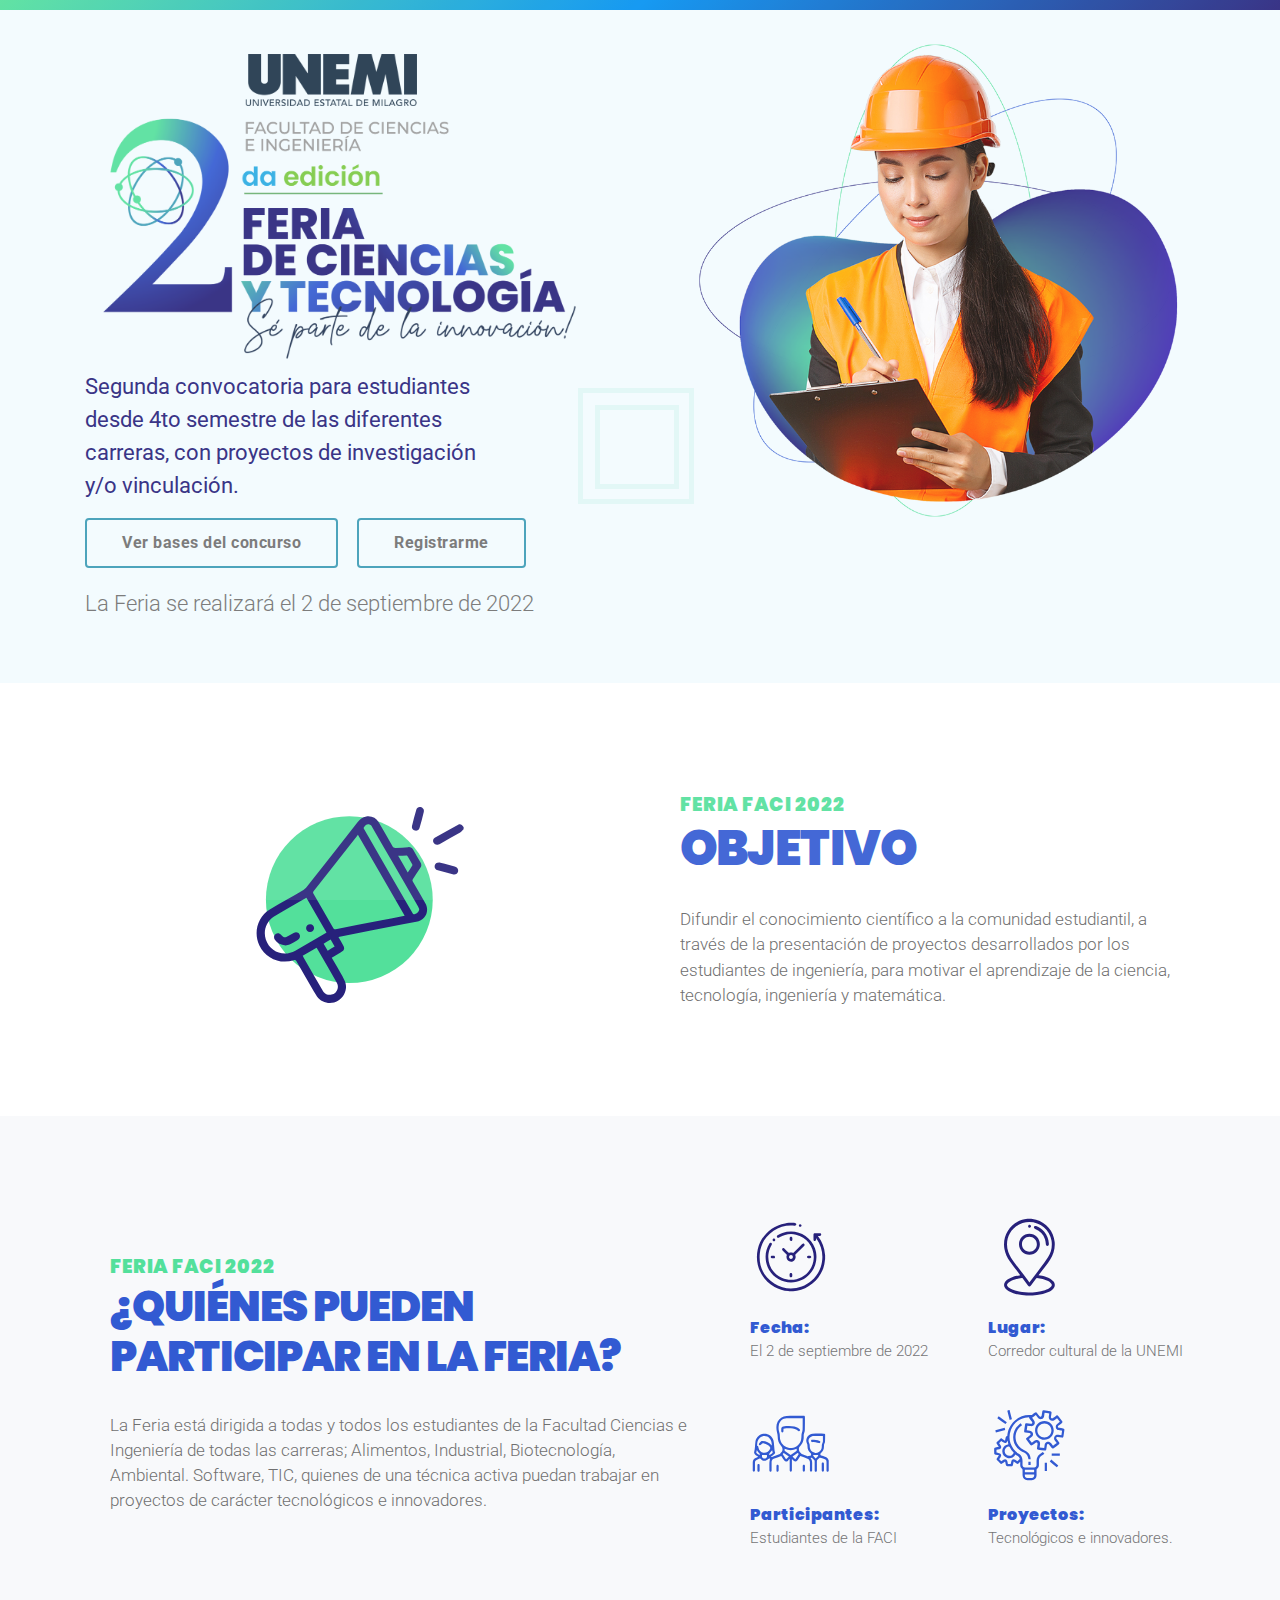
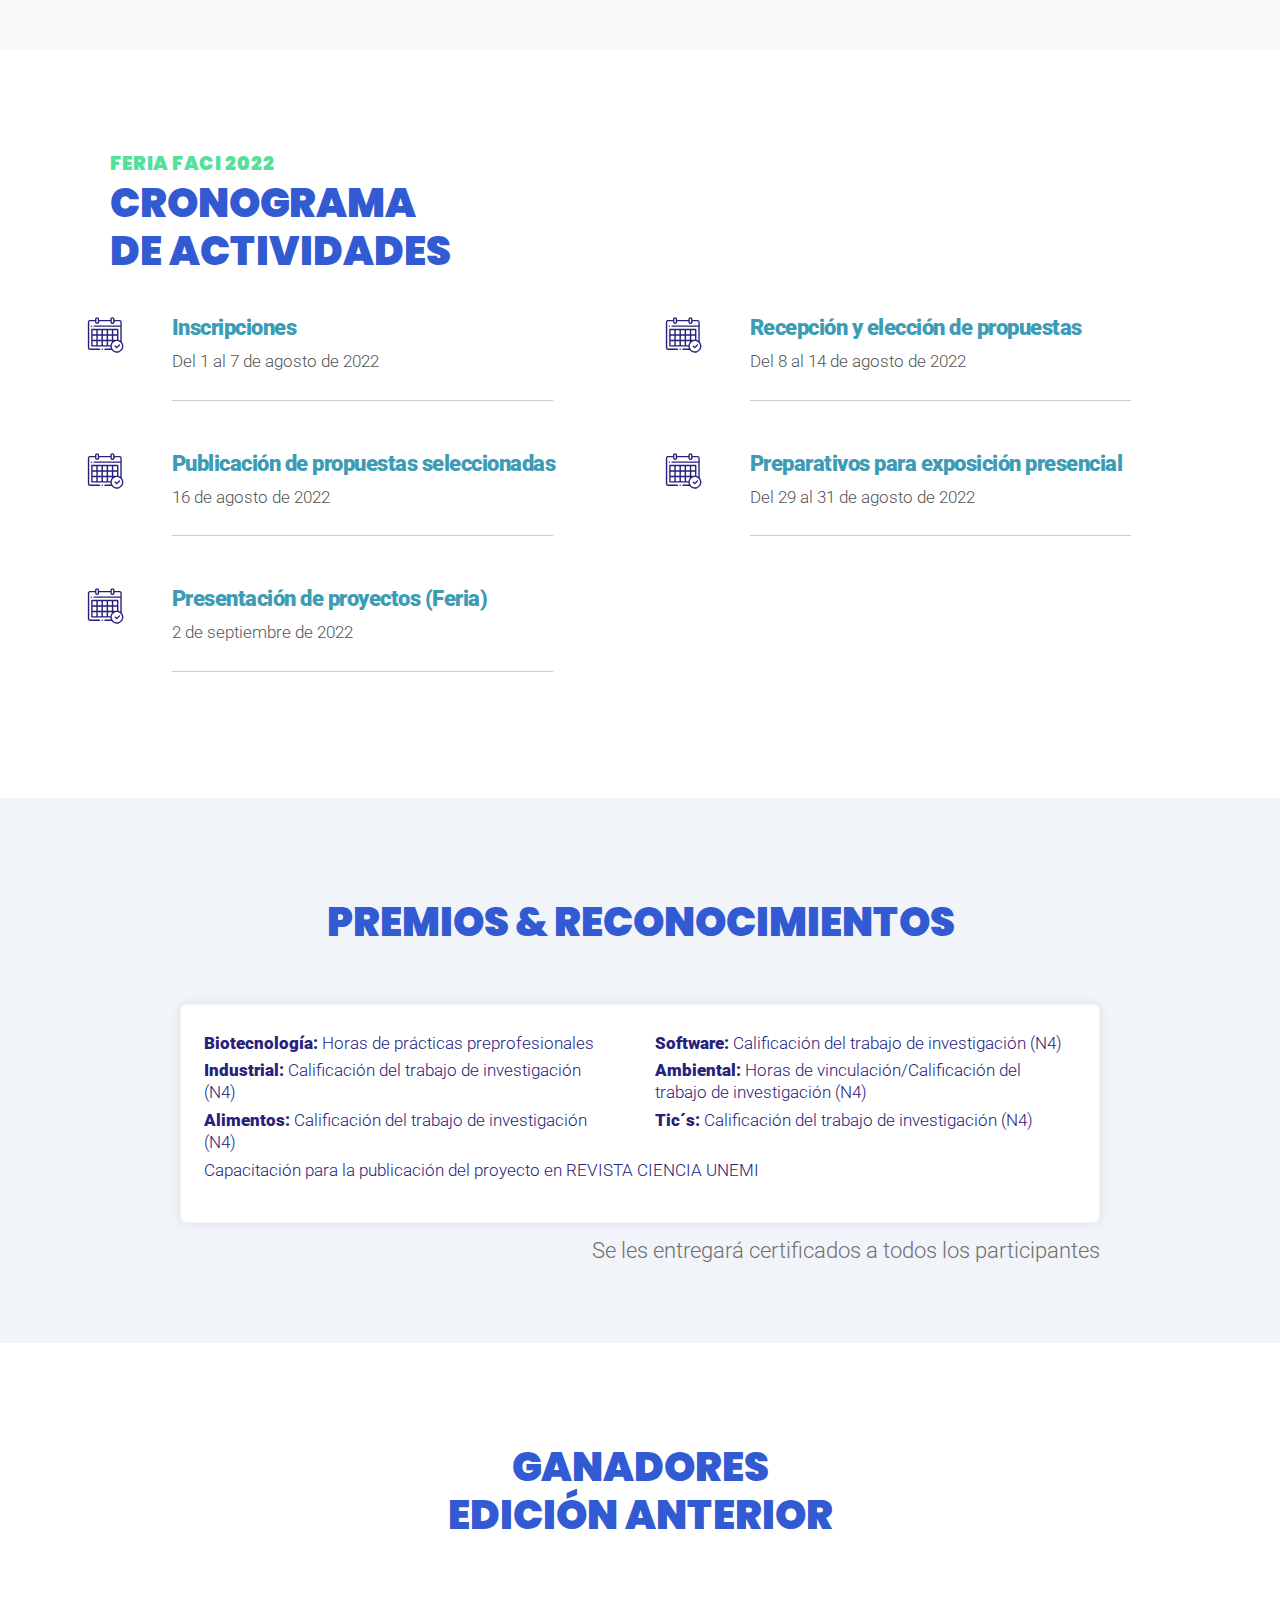
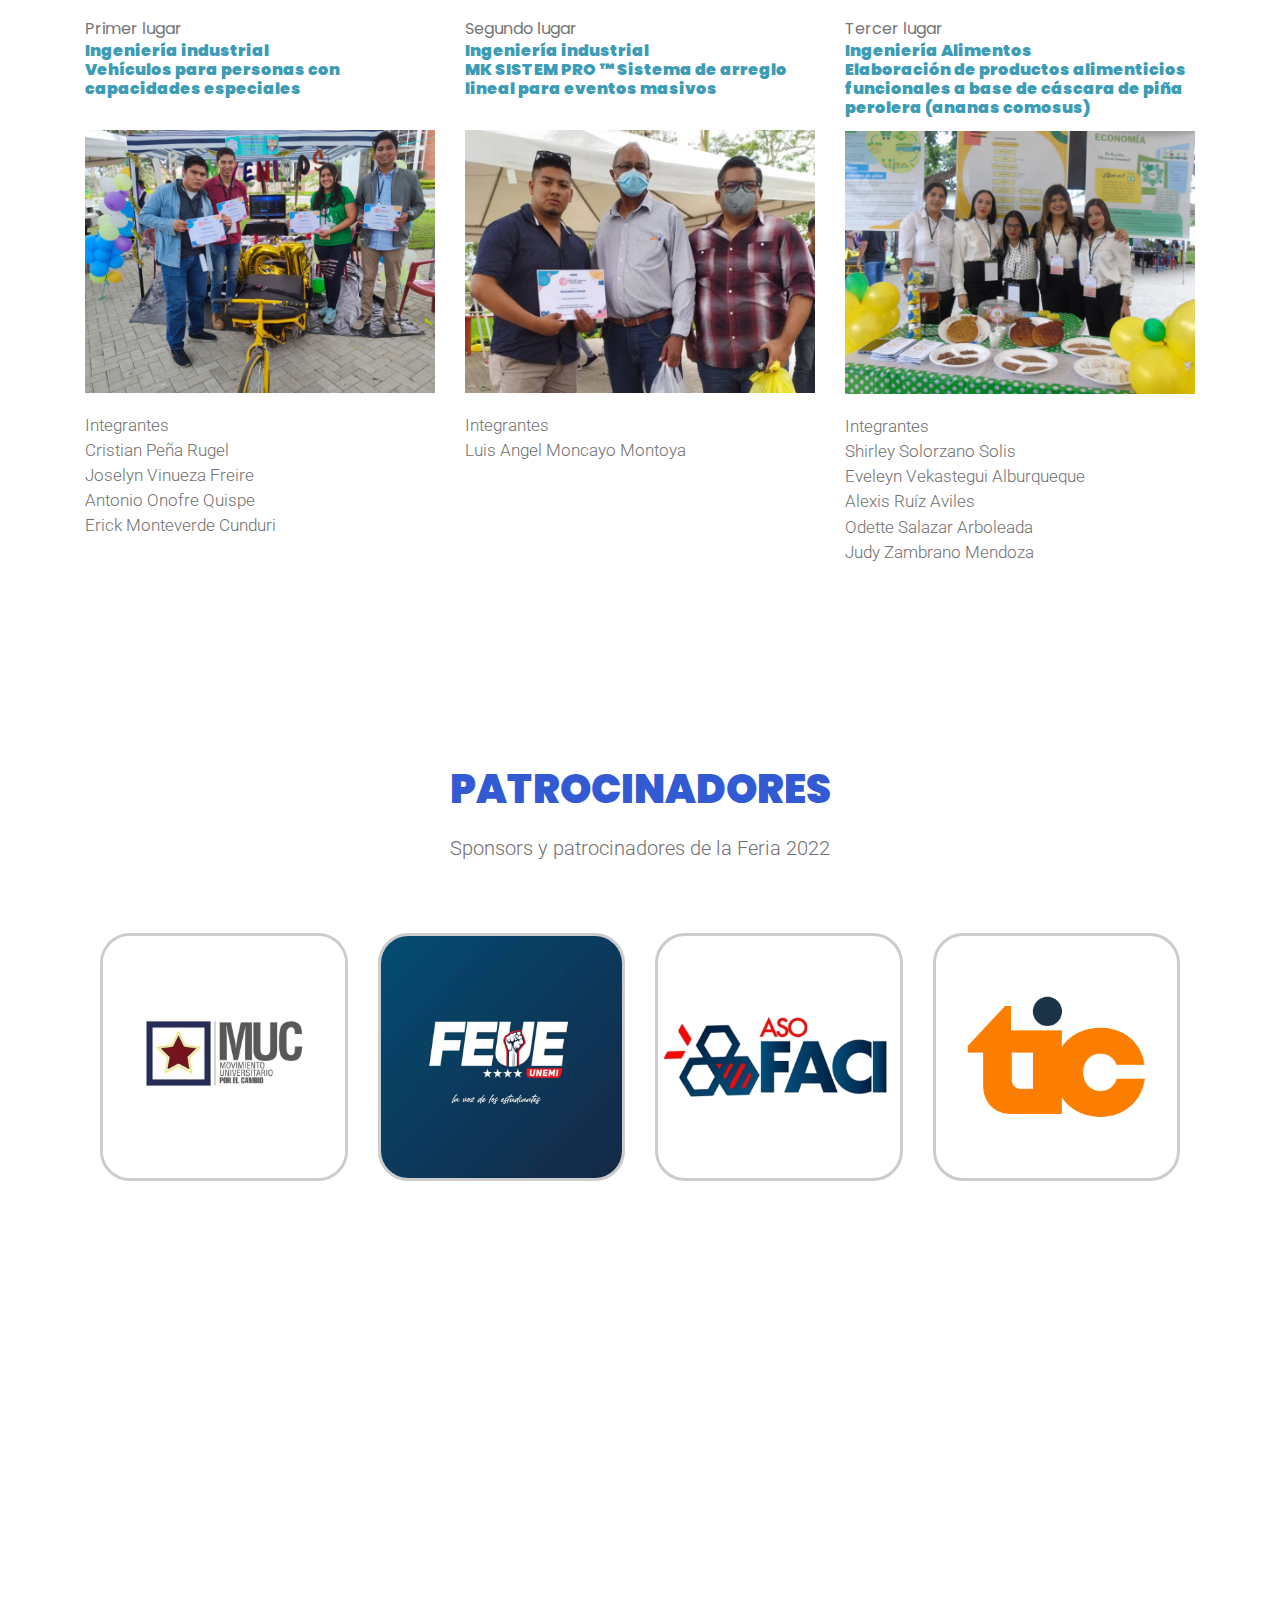
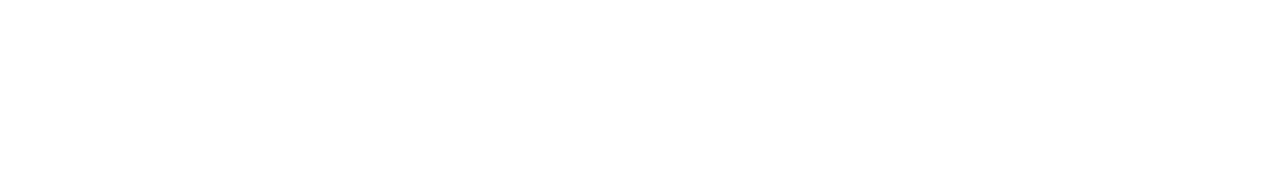
<file: index.html>
<!DOCTYPE html>
<html lang="es">

<head>

    <meta charset="utf-8">
    <meta http-equiv="X-UA-Compatible" content="IE=edge"/>
    <meta name="author" content="Unemi2022"/>
    <meta name="description" content="Feria FACI 2022"/>
    <meta name="keywords" content="FACI, INGENIERIA, UNEMI, FERIA TECNOLOGICA, ECUADOR, FACI 2022">
    <meta name="viewport" content="width=device-width, initial-scale=1.0"/>
    <title>Feria de ciencias y tecnología | UNEMI</title>
    <link rel="shortcut icon" href="logos/icon.ico" type="image/x-icon">
    <link rel="icon" href="logos/icon.ico" type="image/x-icon">
    <link rel="apple-touch-icon" sizes="152x152" href="logos/icon.ico">
    <link rel="apple-touch-icon" sizes="120x120" href="logos/icon.ico">
    <link rel="apple-touch-icon" sizes="76x76" href="logos/icon.ico">
    <link rel="apple-touch-icon" href="logos/icon.ico">
    <link href="https://fonts.googleapis.com/css?family=Oxygen:400,700&display=swap" rel="stylesheet">
    <link href="https://fonts.googleapis.com/css?family=Noto+Sans+TC:300,400,500,700,900" rel="stylesheet">
    <link href="https://fonts.googleapis.com/css?family=Roboto+Condensed:300,400,700&display=swap" rel="stylesheet">
    <link href="css/bootstrap.min.css" rel="stylesheet">
    <link href="https://use.fontawesome.com/releases/v5.7.2/css/all.css" integrity="sha384-fnmOCqbTlWIlj8LyTjo7mOUStjsKC4pOpQbqyi7RrhN7udi9RwhKkMHpvLbHG9Sr" rel="stylesheet" crossorigin="anonymous">
    <link href="css/flaticon.css" rel="stylesheet">
    <link href="css/menu.css" rel="stylesheet">
    <link id="effect" href="css/dropdown-effects/fade-down.css" media="all" rel="stylesheet">
    <link href="css/slick.css" rel="stylesheet">
    <link href="css/slick-theme.css" rel="stylesheet">
    <link href="css/magnific-popup.css" rel="stylesheet">
    <link href="css/owl.carousel.min.css" rel="stylesheet">
    <link href="css/owl.theme.default.min.css" rel="stylesheet">
    <link href="css/orange.css?1.3" rel="stylesheet">
    <link href="css/responsive.css?1.2" rel="stylesheet">
    <link href='http://fonts.googleapis.com/css?family=Roboto' rel='stylesheet' type='text/css'>
    <link href='https://fonts.googleapis.com/css?family=Poppins' rel='stylesheet'>
    <style>
        body {
            font-family: 'Roboto', sans-serif !important;
            /*font-size: 48px;*/
        }

        .bordedegradado2 {
            width: 100%;
            height: 10px;
            margin-bottom: 27px;
            background-color: #002D4B;
            background-image: -webkit-linear-gradient(135deg, #27217b, #0090F1, #53e09b) !important;
            background-image: linear-gradient(-45deg, #0090F1, #004F83)
        }

        .imglanding {
            width: 642px;
            margin-left: -108px;
        }

        .imgferia {
            width: 504px;
        }

        @media (max-width: 767px) and (max-width: 992px) and (max-width: 1200px) {
            .imglanding {
                width: 494px;
                margin-left: -119px;
            }

            .imgferia {
                width: 376px;
            }
        }

    </style>
</head>

<body>

<div id="loader-wrapper">
    <div id="loader">
        <div class="cssload-loader">
            <div class="cssload-spinner"></div>
        </div>
    </div>
</div>

<div id="page" class="page">

    <section id="hero-2" class="bg-scroll hero-section division" style="background-color: #f2fbfe;padding-bottom: 47px;">
        <div class="bordedegradado2"></div>
        <div class="container white-color">

            <div class="row">
                <div class="col-lg-6">
                    <div class="hero-2-txt">
                        <img src="img/visual_feria_21.png" class="imgferia">
                        <p style="color: #27217b;font-size: 22px;">
                            <b>Segunda convocatoria para estudiantes<br>
                                desde 4to semestre de las diferentes<br>
                                carreras, con proyectos de investigación<br>
                                y/o vinculación.</b>
                        </p>
                        <a style="margin-bottom: 6px;" href="files/bases_feria_2022.pdf" target="_blank" class="btn btn-md btn-primary tra-black-hover mr-15">Ver bases del concurso</a>
                        <a style="margin-bottom: 6px;" href="https://sgaestudiante.unemi.edu.ec/" target="_blank" class="btn btn-md btn-primary tra-black-hover mr-15">Registrarme</a>

                        <p style="color: #707070;font-size: 22px;margin-top: 13px;">
                            La Feria se realizará el 2 de septiembre de 2022
                        </p>
                    </div>
                </div>
                <div class="col-lg-6">
                    <div class="hero-2-txt">
                        <img src="img/v1.png" class="imglanding" id="img_landing">
                    </div>
                </div>
            </div>
        </div>
    </section>

    <section id="about-2" class="wide-60 about-section division">
        <div class="container">
            <div class="row d-flex align-items-center">
                <div class="col-md-6">
                    <div class="about-img text-center mb-40">
                        <img class="img-fluid" src="img/bocina_landing.svg" alt="about-image" style="width: 233px;"/>
                    </div>
                </div>
                <div class="col-md-6">
                    <div class="about-2-txt pc-25 mb-40">
                        <span class="section-id noto-font-700 id-color">FERIA FACI 2022</span>
                        <h3 class="h3-xl noto-font-900 purple-color">OBJETIVO</h3>
                        <div class="box-list">
                            <p>Difundir el conocimiento científico a la comunidad estudiantil,
                                a través de la presentación de proyectos desarrollados por los estudiantes de ingeniería,
                                para motivar el aprendizaje de la ciencia, tecnología, ingeniería y matemática.</p>
                        </div>
                    </div>
                </div>
            </div>
        </div>
    </section>

    <section id="about-4" class="bg-02-decor bg-lightgrey wide-60 about-section division">
        <div class="container">
            <div class="row d-flex align-items-center">
                <div class="col-lg-6 col-xl-7">
                    <div class="about-4-txt pc-25 mb-40">
                        <span class="section-id noto-font-700 id-color">FERIA FACI 2022</span>
                        <h3 class="h3-md noto-font-900 purple-color">¿QUIÉNES PUEDEN PARTICIPAR EN LA FERIA?</h3>
                        <div class="box-list">
                            <p>La Feria está dirigida a todas y todos los estudiantes de la Facultad Ciencias e Ingeniería de todas las carreras;
                                Alimentos, Industrial, Biotecnología, Ambiental. Software, TIC,
                                quienes de una técnica activa puedan trabajar en proyectos de carácter tecnológicos e innovadores.</p>
                        </div>
                    </div>
                </div>
                <div class="col-lg-6 col-xl-5">
                    <div class="about-4-data">
                        <div class="row">
                            <div class="col-sm-6">
                                <div class="abox-4 icon-md mb-40">
                                    <div class="icon-about"><img src="img/reloj.svg" alt=""></div>
                                    <h5 class="h5-xs noto-font-900 purple-color">Fecha:</h5>
                                    <span class="grey-color" style="font-size: 15px;">El 2 de septiembre de 2022</span>
                                </div>
                            </div>
                            <div class="col-sm-6">
                                <div class="abox-4 icon-md mb-40">
                                    <div class="icon-about"><img src="img/gps.svg" alt=""></div>
                                    <h5 class="h5-xs noto-font-900 purple-color">Lugar:</h5>
                                    <span class="grey-color" style="font-size: 15px;">Corredor cultural de la UNEMI</span>
                                </div>
                            </div>
                            <div class="col-sm-6">
                                <div class="abox-4 icon-md mb-40">
                                    <div class="icon-about"><img src="img/participantes.svg" alt=""></div>
                                    <h5 class="h5-xs noto-font-900 purple-color">Participantes:</h5>
                                    <span class="grey-color" style="font-size: 15px;">Estudiantes de la FACI</span>
                                </div>
                            </div>
                            <div class="col-sm-6">
                                <div class="abox-4 icon-md mb-40">
                                    <div class="icon-about"><img src="img/proyectos.svg" alt=""></div>
                                    <h5 class="h5-xs noto-font-900 purple-color">Proyectos:</h5>
                                    <span class="grey-color" style="font-size: 15px;">Tecnológicos e innovadores.</span>
                                </div>
                            </div>
                        </div>
                    </div>
                </div>
            </div>
        </div>
    </section>

    <section id="schedule-1" class="bg-01-decor wide-100 schedule-section division">
        <div class="container">
            <div class="row d-flex align-items-center">
                <div class="col-lg-12 col-xl-7">
                    <div class="about-4-txt pc-25 mb-40">
                        <span class="section-id noto-font-700 id-color">FERIA FACI 2022</span>
                        <h1 class="h3-md noto-font-900 purple-color">CRONOGRAMA<br>DE ACTIVIDADES</h1>
                    </div>
                </div>
            </div>

            <div class="row">

                <div class="col-lg-6">
                    <div class="schedule-left">
                        <div class="row schedule-event">
                            <div class="col-sm-3 event-time">
                                <div class="event-hours noto-font-900 icon-cronograma">
                                    <img src="img/calendario.svg" alt="">
                                </div>
                            </div>
                            <div class="col-sm-9 event-description">
                                <h5 class="h5-lg event-title"><b>Inscripciones</b></h5>
                                <p>Del 1 al 7 de agosto de 2022</p>
                                <hr>
                            </div>
                        </div>
                        <br>
                        <div class="row schedule-event">
                            <div class="col-sm-3 event-time">
                                <div class="event-hours noto-font-900 icon-cronograma">
                                    <img src="img/calendario.svg" alt="">
                                </div>
                            </div>
                            <div class="col-sm-9 event-description">
                                <h5 class="h5-lg event-title"><b>Publicación de propuestas seleccionadas</b></h5>
                                <p>16 de agosto de 2022</p>
                                <hr>
                            </div>
                        </div>
                        <br>
                        <div class="row schedule-event">
                            <div class="col-sm-3 event-time">
                                <div class="event-hours noto-font-900 icon-cronograma">
                                    <img src="img/calendario.svg" alt="">
                                </div>
                            </div>
                            <div class="col-sm-9 event-description">
                                <h5 class="h5-lg event-title"><b>Presentación de proyectos (Feria)</b></h5>
                                <p>2 de septiembre de 2022</p>
                                <hr>
                            </div>
                        </div>
                    </div>
                </div>

                <div class="col-lg-6">
                    <div class="schedule-right">
                        <div class="row schedule-event">
                            <div class="col-sm-3 event-time">
                                <div class="event-hours noto-font-900 icon-cronograma">
                                    <img src="img/calendario.svg" alt="">
                                </div>
                            </div>
                            <div class="col-sm-9 event-description">
                                <h5 class="h5-lg event-title"><b>Recepción y elección de propuestas</b></h5>
                                <p>Del 8 al 14 de agosto de 2022</p>
                                <hr>
                            </div>
                        </div>
                        <br>
                        <div class="row schedule-event">
                            <div class="col-sm-3 event-time">
                                <div class="event-hours noto-font-900 icon-cronograma">
                                    <img src="img/calendario.svg" alt="">
                                </div>
                            </div>
                            <div class="col-sm-9 event-description">
                                <h5 class="h5-lg event-title"><b>Preparativos para exposición presencial</b></h5>
                                <p>Del 29 al 31 de agosto de 2022</p>
                                <hr>
                            </div>
                        </div>
                        <br>
                    </div>
                </div>
            </div>
        </div>
    </section>

    <section id="pricing-2" class="wide-60 pricing-section division" style="background-color: #f1f4f9">
        <div class="container">
            <div class="row">
                <div class="col-lg-10 offset-lg-1 section-title white-color">
                    <h1 class="h3-lg noto-font-900" style="color: #325ad2;">PREMIOS & RECONOCIMIENTOS</h1>
                </div>
            </div>
            <div class="row pricing-row">
                <div class="col-lg-10 offset-lg-1">
                    <div class="pricing-table">
                        <div class="row">
                            <div class="col-md-6 pricing-plan" style="color: #27217b">
                                <p><b style="font-weight: 900;"><i class="fas fa-genderless"></i> Biotecnología:</b> Horas de prácticas preprofesionales</p>
                                <p><b style="font-weight: 900;"><i class="fas fa-genderless"></i> Industrial:</b> Calificación del trabajo de investigación (N4)</p>
                                <p><b style="font-weight: 900;"><i class="fas fa-genderless"></i> Alimentos:</b> Calificación del trabajo de investigación (N4)</p>
                            </div>
                            <div class="col-md-6 pricing-plan" style="color: #27217b">
                                <p><b style="font-weight: 900;"><i class="fas fa-genderless"></i> Software:</b> Calificación del trabajo de investigación (N4)</p>
                                <p><b style="font-weight: 900;"><i class="fas fa-genderless"></i> Ambiental:</b> Horas de vinculación/Calificación del trabajo de investigación (N4)</p>
                                <p><b style="font-weight: 900;"><i class="fas fa-genderless"></i> Tic´s:</b> Calificación del trabajo de investigación (N4)</p>
                            </div>
                            <div class="col-md-12 pricing-plan" style="color: #27217b">
                                <p><i class="fas fa-genderless"></i> Capacitación para la publicación del proyecto en REVISTA CIENCIA UNEMI</p>
                            </div>
                        </div>
                    </div>
                    <p style="color: #707070;font-size: 22px;margin-top: -19px;text-align: right">Se les entregará certificados a todos los participantes</p>
                </div>
            </div>
        </div>
    </section>

    <section id="blog-1" class="wide-60 blog-section division">
        <div class="container">

            <div class="row">
                <div class="col-lg-10 offset-lg-1 section-title">
                    <h1 class="h3-lg noto-font-900" style="color: #325ad2;">GANADORES<br>EDICIÓN ANTERIOR</h1>
                </div>
            </div>

            <div class="row">
                <div class="col-md-6 col-lg-4">
                    <div class="blog-post">
                        <div class="blog-post-txt">
                            <span class="noto-font-400 grey-color">Primer lugar</span>
                            <h5 class="h5-lg noto-font-900" style="color: #3c9cb6;">Ingeniería industrial <br>
                                Vehículos para personas con capacidades especiales</h5>
                        </div>
                        <img class="img-fluid" src="img/ganadores2021/primer_lugar.jpg" alt="blog-post-image"/>
                        <p style="color:#707070">
                            Integrantes <br>
                            <i class="fas fa-genderless"></i> Cristian Peña Rugel <br>
                            <i class="fas fa-genderless"></i> Joselyn Vinueza Freire <br>
                            <i class="fas fa-genderless"></i> Antonio Onofre Quispe <br>
                            <i class="fas fa-genderless"></i> Erick Monteverde Cunduri
                        </p>
                    </div>
                </div>
                <div class="col-md-6 col-lg-4">
                    <div class="blog-post">
                        <div class="blog-post-txt">
                            <span class="noto-font-400 grey-color">Segundo lugar</span>
                            <h5 class="h5-lg noto-font-900" style="color: #3c9cb6;">Ingeniería industrial <br>
                                MK SISTEM PRO ™ Sistema de arreglo lineal para eventos masivos</h5>
                        </div>
                        <img class="img-fluid" src="img/ganadores2021/segundo_lugar.jpg" alt="blog-post-image"/>
                        <p style="color:#707070">
                            Integrantes <br>
                            <i class="fas fa-genderless"></i> Luis Angel Moncayo Montoya
                        </p>
                    </div>
                </div>
                <div class="col-md-6 col-lg-4">
                    <div class="blog-post">
                        <div class="blog-post-txt">
                            <span class="noto-font-400 grey-color">Tercer lugar</span>
                            <h5 class="h5-lg noto-font-900" style="color: #3c9cb6;">Ingeniería Alimentos <br>
                                Elaboración de productos alimenticios funcionales a base de cáscara de piña perolera (ananas comosus)</h5>
                        </div>
                        <img class="img-fluid" src="img/ganadores2021/tercer_lugar.jpg" alt="blog-post-image" style="margin-top: -18px;!important;"/>
                        <p style="color:#707070">
                            Integrantes <br>
                            <i class="fas fa-genderless"></i> Shirley Solorzano Solis <br>
                            <i class="fas fa-genderless"></i> Eveleyn Vekastegui Alburqueque <br>
                            <i class="fas fa-genderless"></i> Alexis Ruíz Aviles <br>
                            <i class="fas fa-genderless"></i> Odette Salazar Arboleada <br>
                            <i class="fas fa-genderless"></i> Judy Zambrano Mendoza
                        </p>
                    </div>
                </div>
            </div>
        </div>
    </section>

    <section id="sponsors-2" class="bg-02-decor wide-70 sponsors-section division">
        <div class="container">
            <div class="row">
                <div class="col-lg-10 offset-lg-1 section-title">
                    <h1 class="h3-lg noto-font-900" style="color: #325ad2;">PATROCINADORES</h1>
                    <p class="p-md" style="color: #707070;">Sponsors y patrocinadores de la Feria 2022</div>
            </div>

            <div class="row brands-holder">
                <div class="col-md-12">
                    <div class="sponsor-category text-center clearfix">
                        <div class="brand-logo items-4">
                                <img class="img-fluid" src="img/sponsors/muc.jpg" alt="brand-logo" style="border-radius: 30px;border: 3px solid #ccc;"/>

                        </div>
                        <div class="brand-logo items-4">
                                <img class="img-fluid" src="img/sponsors/feue.jpg" alt="brand-logo" style="border-radius: 30px;border: 3px solid #ccc;"/>
                        </div>
                        <div class="brand-logo items-4">

                                <img class="img-fluid" src="img/sponsors/asofaci.png" alt="brand-logo" style="border-radius: 30px;border: 3px solid #ccc;"/>

                        </div>
                        <div class="brand-logo items-4" style="border-radius: 30px;">

                                <img class="img-fluid" src="img/sponsors/tic.png" alt="brand-logo" style="border-radius: 30px;border: 3px solid #ccc;"/>

                        </div>

                    </div>
                </div>
            </div>
        </div>
    </section>

    <div class="map-contacts" style="margin-bottom: -6px">
        <div class="row">
            <div class="col-md-12">
                <iframe src="https://www.google.com/maps/embed?pb=!1m14!1m8!1m3!1d1993.503917217661!2d-79.60376071185195!3d-2.1506873123778347!3m2!1i1024!2i768!4f13.1!3m3!1m2!1s0x0%3A0x872b0e96ab372323!2sFacultad%20de%20Ciencias%20de%20la%20Ingenier%C3%ADa!5e0!3m2!1ses!2sec!4v1658781339185!5m2!1ses!2sec"
                        width="100%" height="450" style="border:0;" allowfullscreen="" loading="lazy" referrerpolicy="no-referrer-when-downgrade"></iframe>
            </div>
        </div>
    </div>

</div>


<script src="js/jquery-3.3.1.min.js"></script>

<script>
    $(function () {

        var index = 0;

        function changeImage() {
            var listaimg = ["img/v1.png", "img/v2.png", "img/v3.png"];
            $('#img_landing').attr('src', listaimg[index]);
            index += 1;
            if (index === 3) {
                index = 0;
            }
        }

        setInterval(changeImage, 2000);
    });


</script>

<script src="js/bootstrap.min.js"></script>
<script src="js/modernizr.custom.js"></script>
<script src="js/jquery.easing.js"></script>
<script src="js/jquery.appear.js"></script>
<!--<script src="js/jquery.stellar.min.js"></script>-->
<script src="js/menu.js"></script>
<script src="js/slick.min.js"></script>
<script src="js/jquery.countdown.min.js"></script>
<script src="js/jquery.scrollto.js"></script>
<script src="js/owl.carousel.min.js"></script>
<script src="js/jquery.magnific-popup.min.js"></script>
<script src="js/imagesloaded.pkgd.min.js"></script>
<script src="js/isotope.pkgd.min.js"></script>
<script src="js/register-form.js"></script>
<script src="js/comment-form.js"></script>
<script src="js/contact-form.js"></script>
<script src="js/jquery.ajaxchimp.min.js"></script>
<script src="js/jquery.validate.min.js"></script>
<script src="js/custom.js"></script>
</body>


</html>
</file>
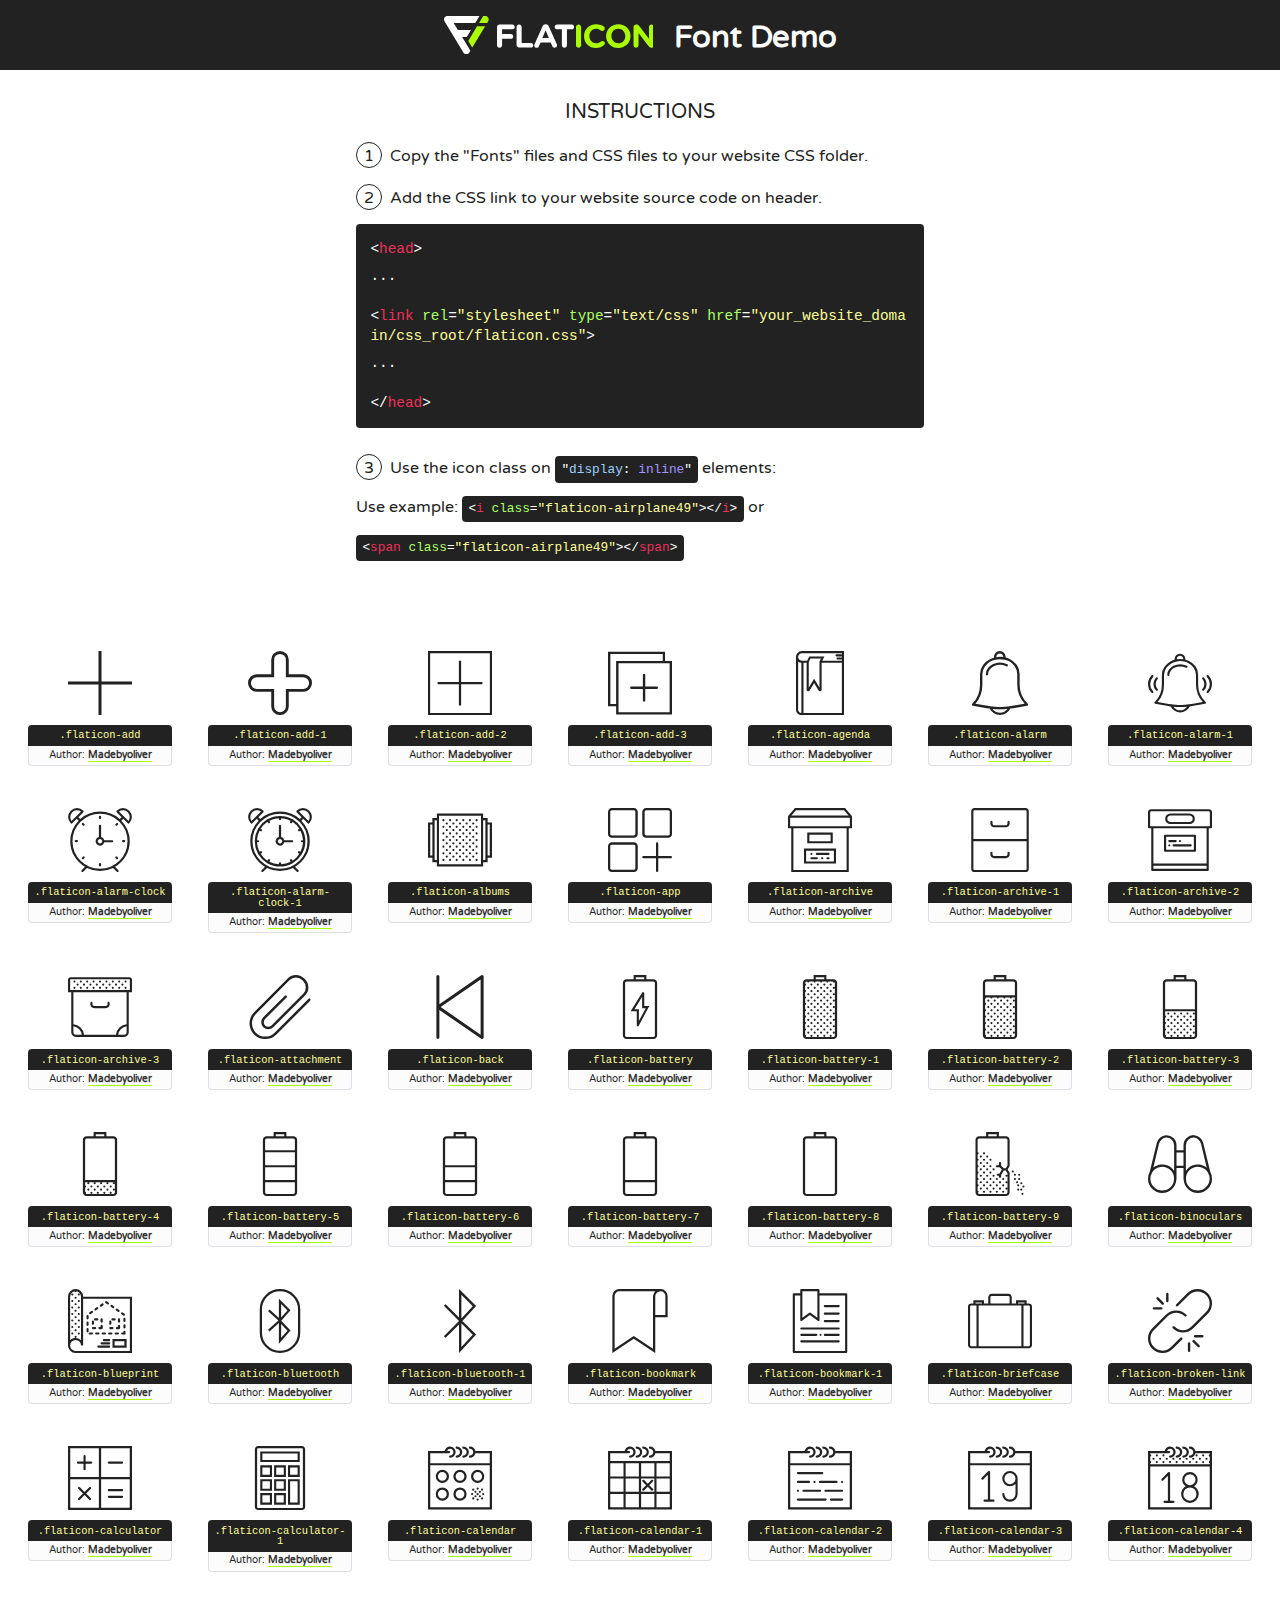
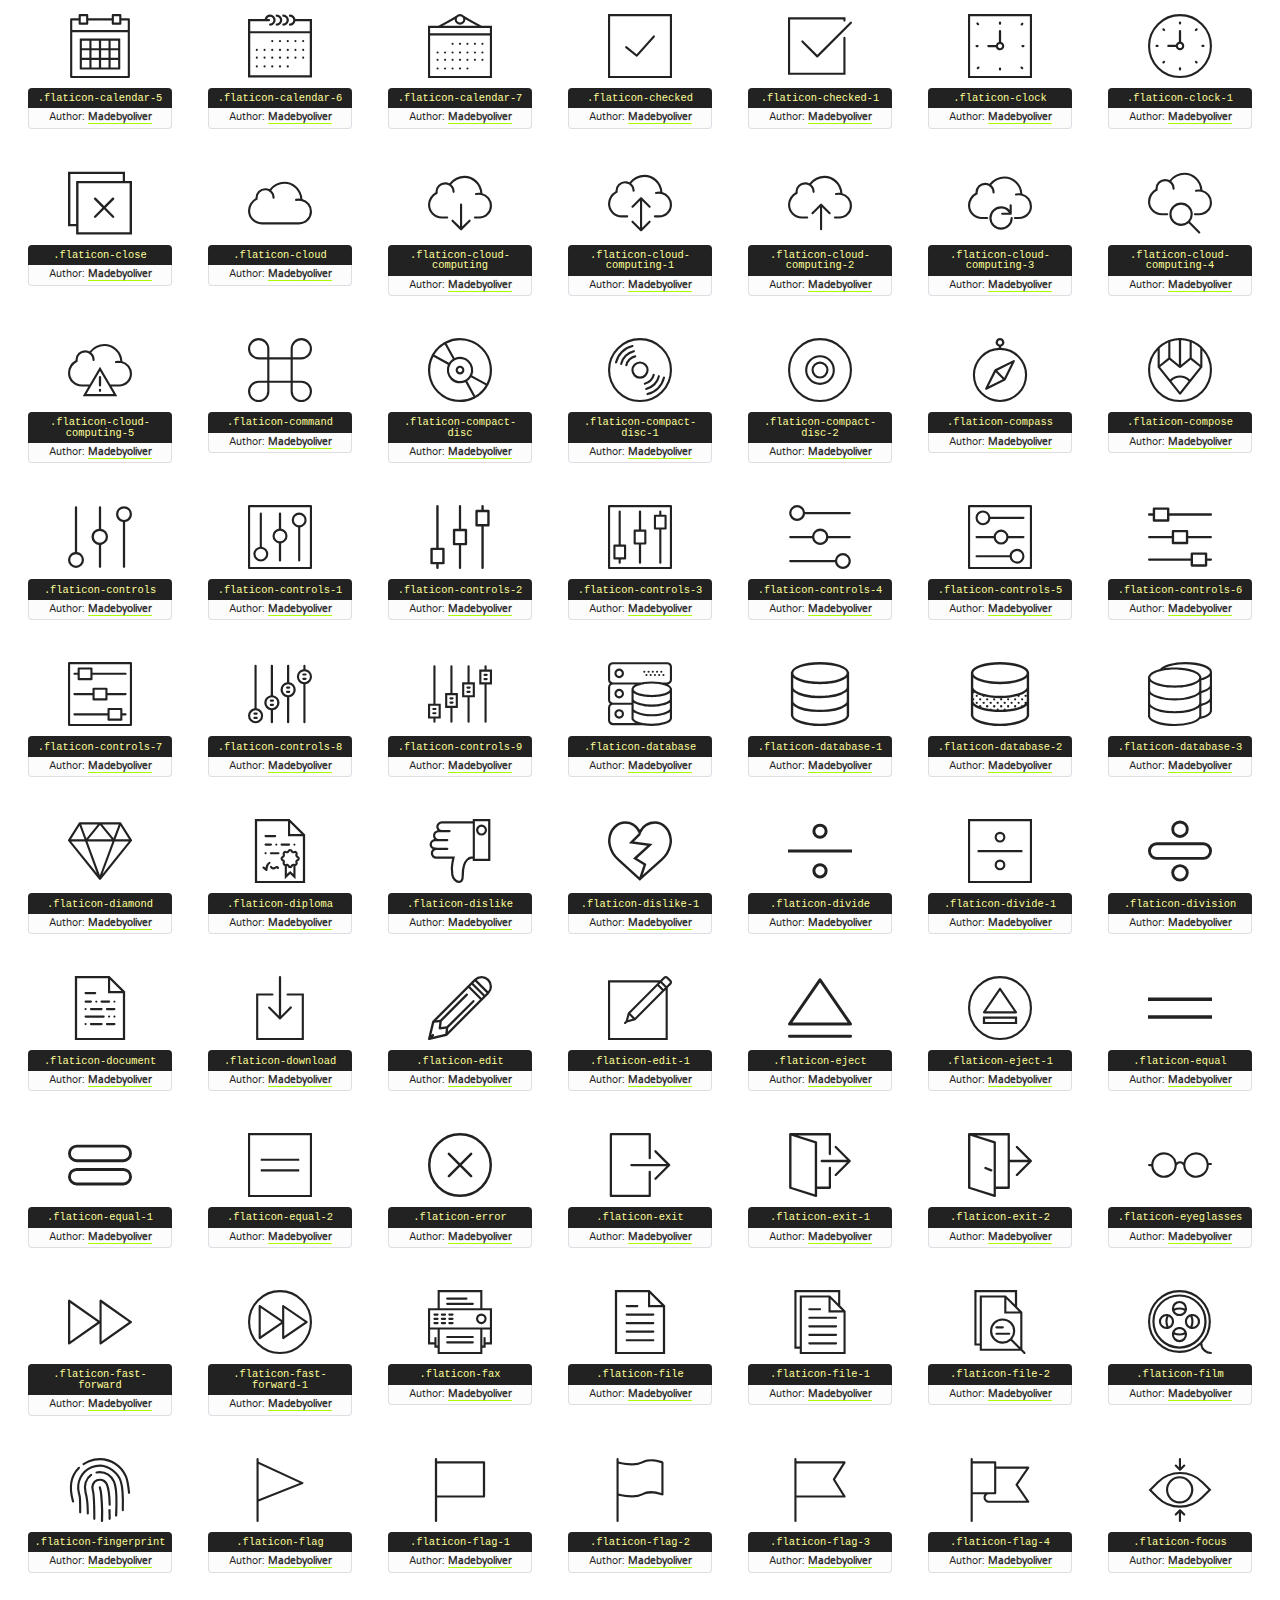
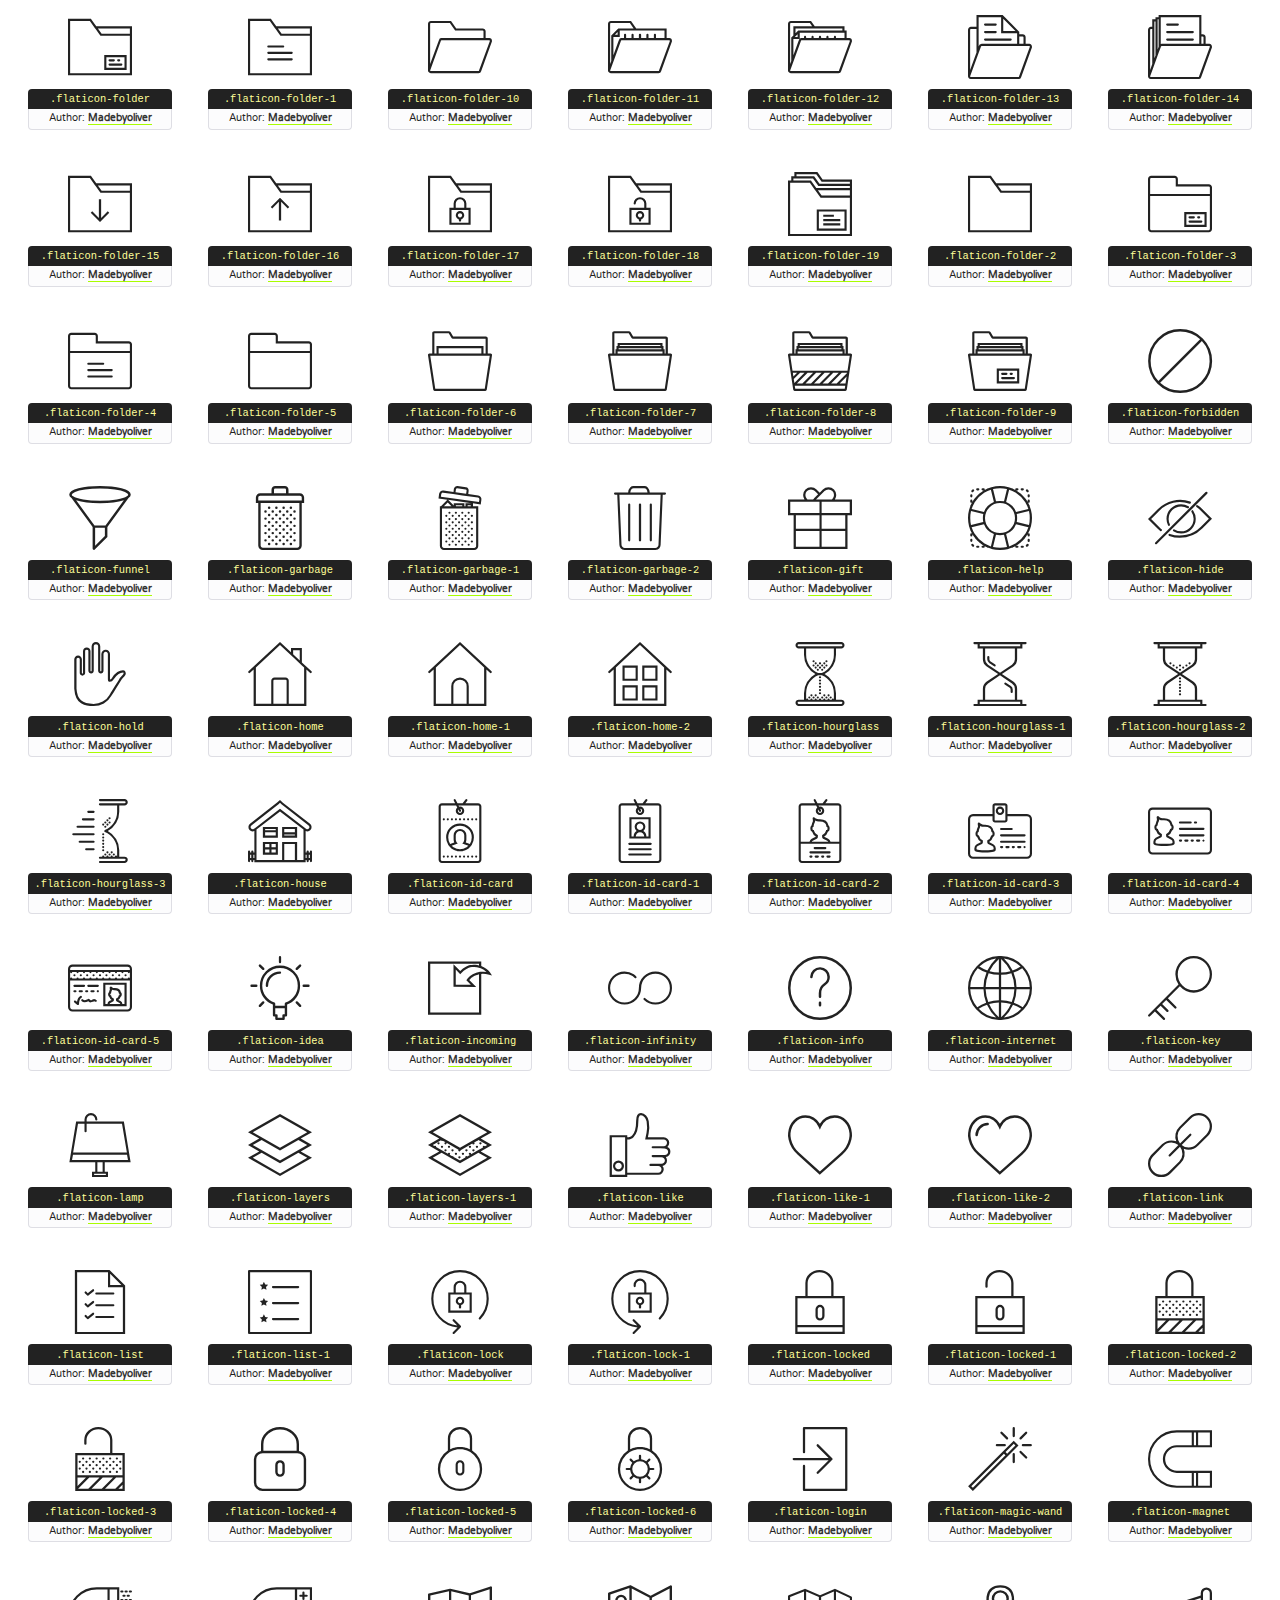
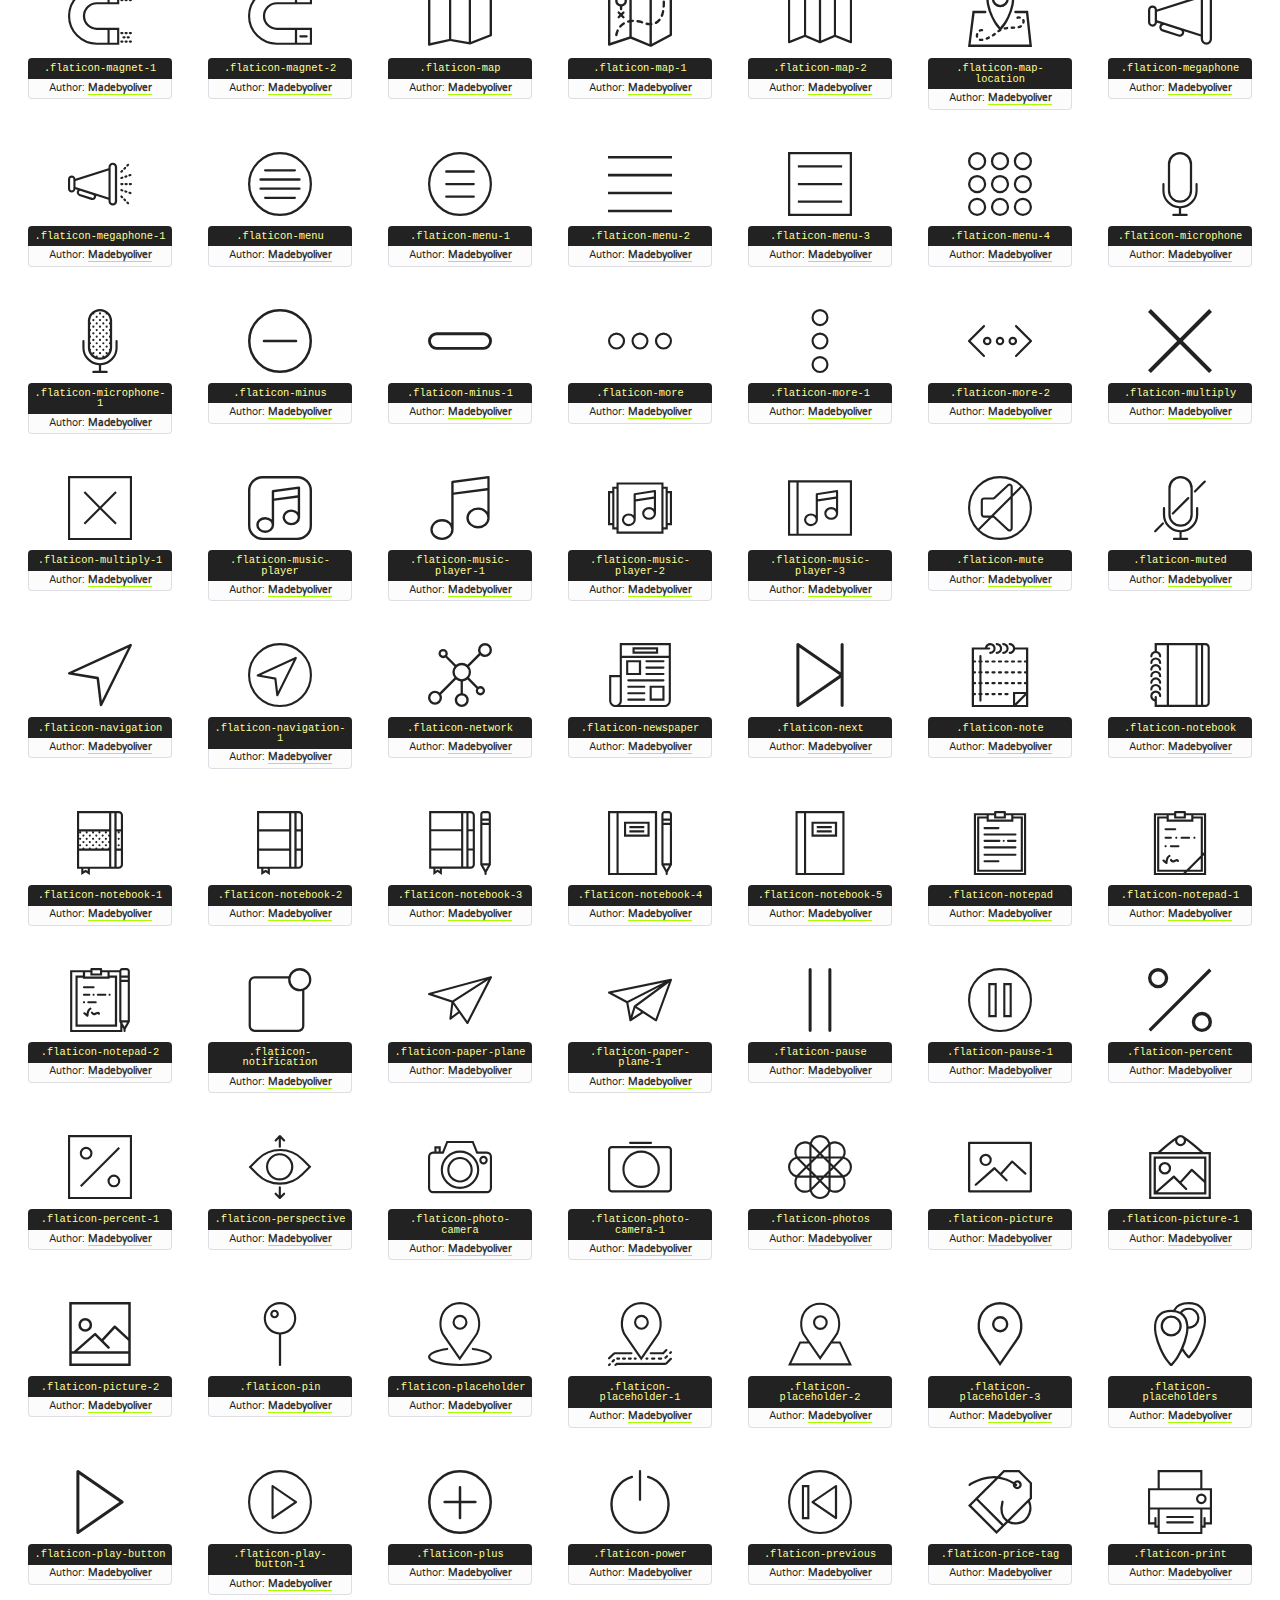
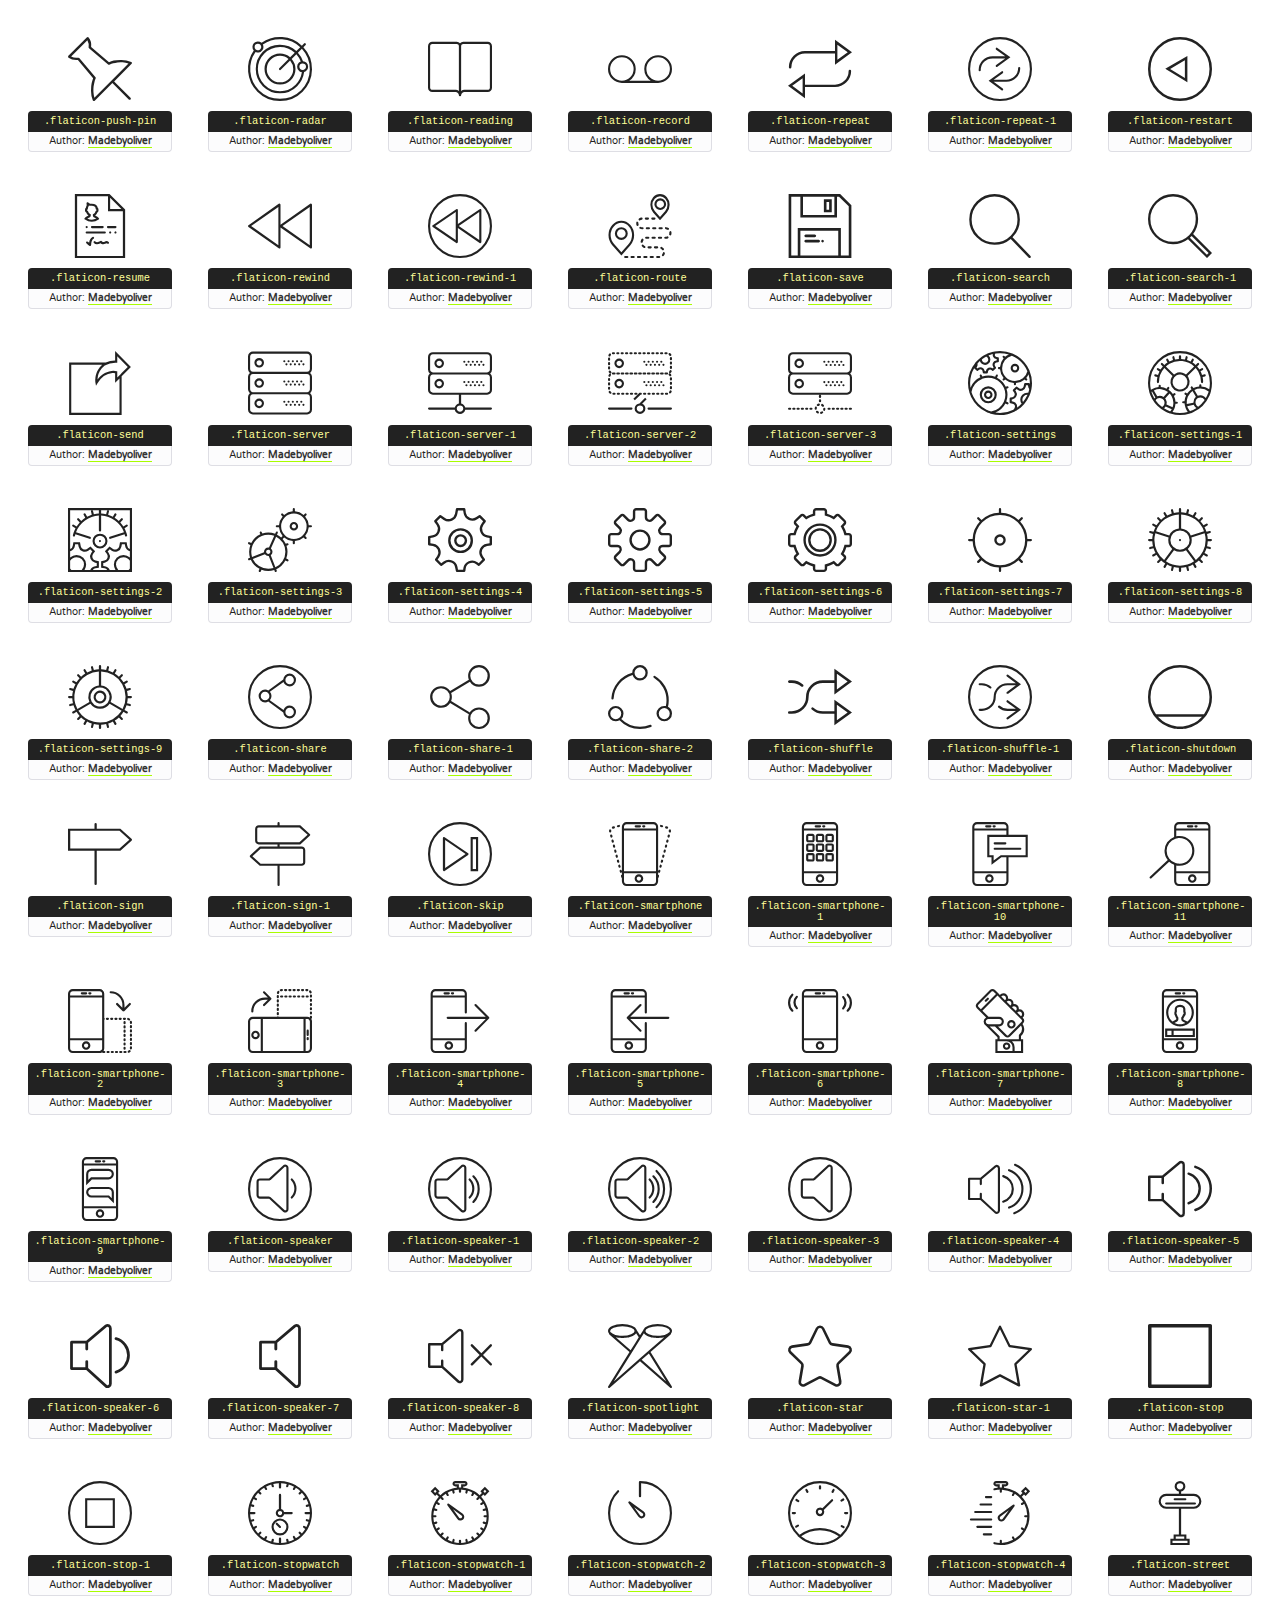
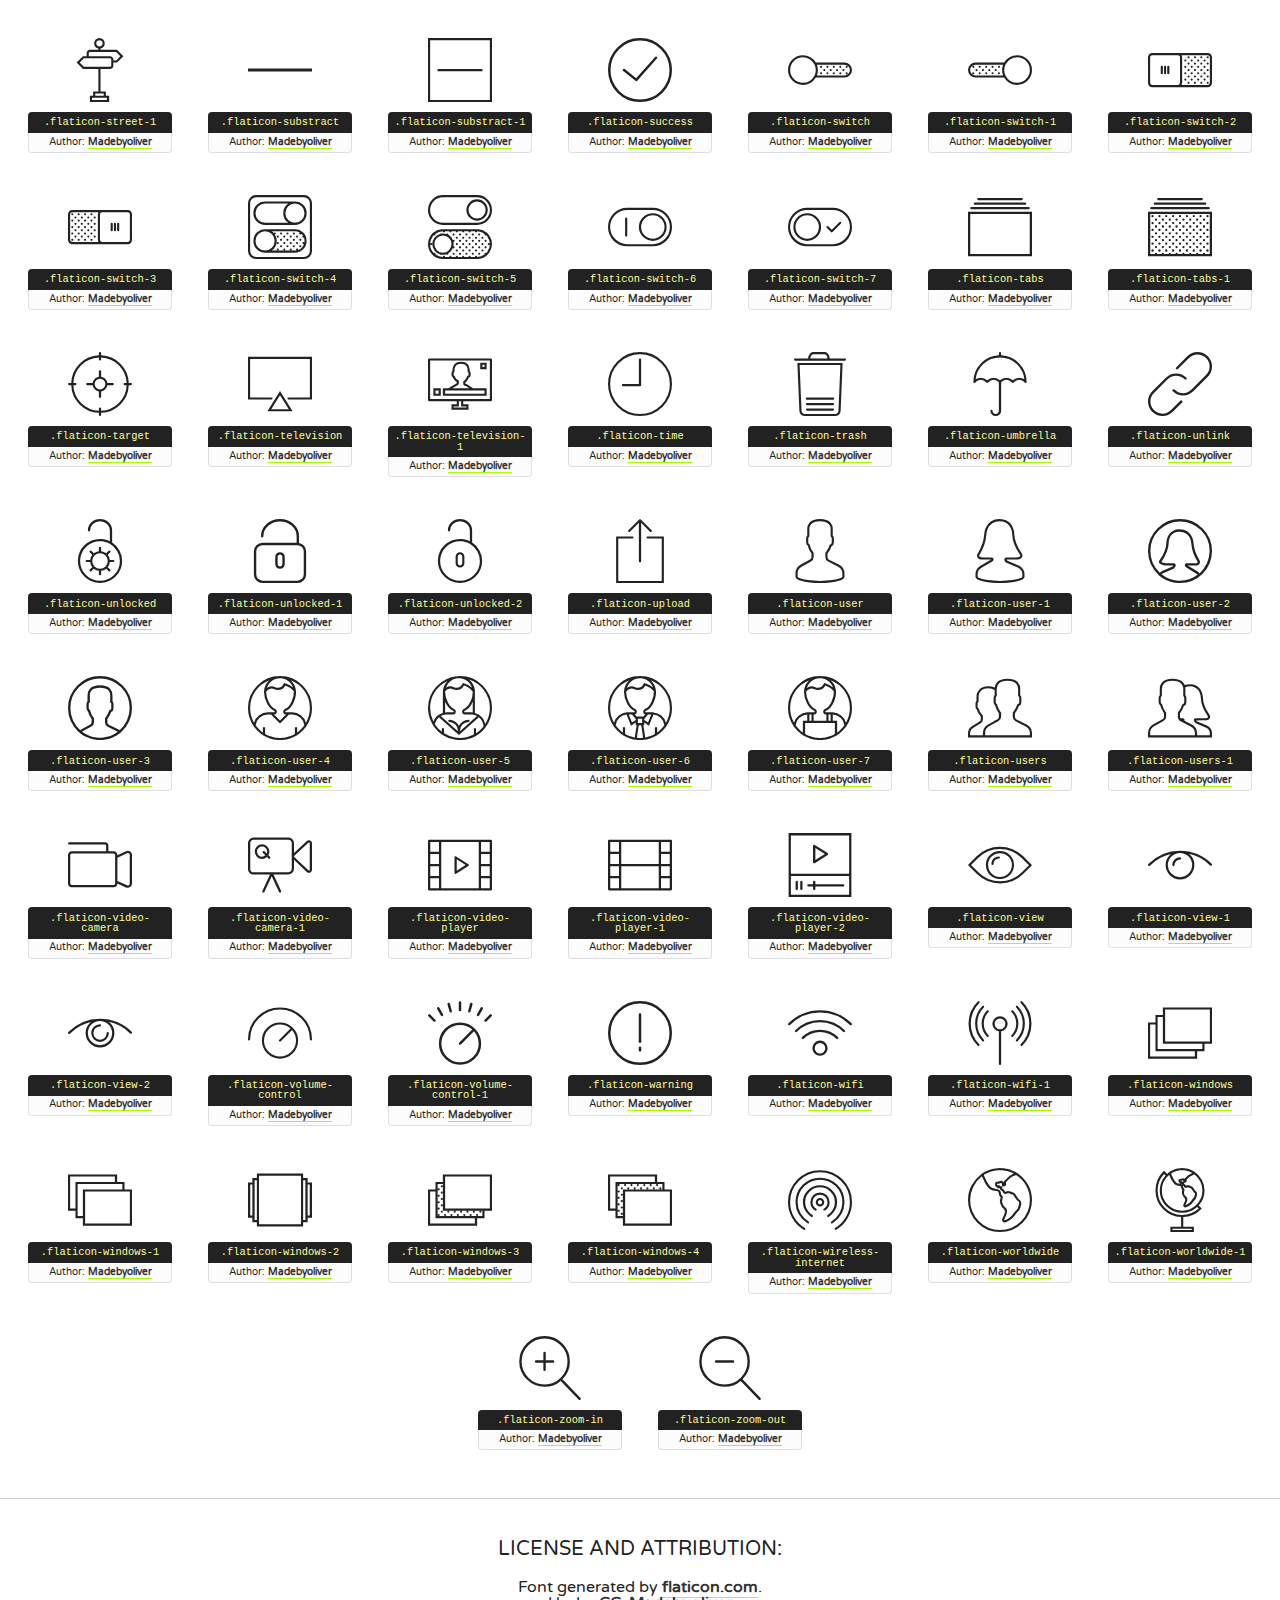
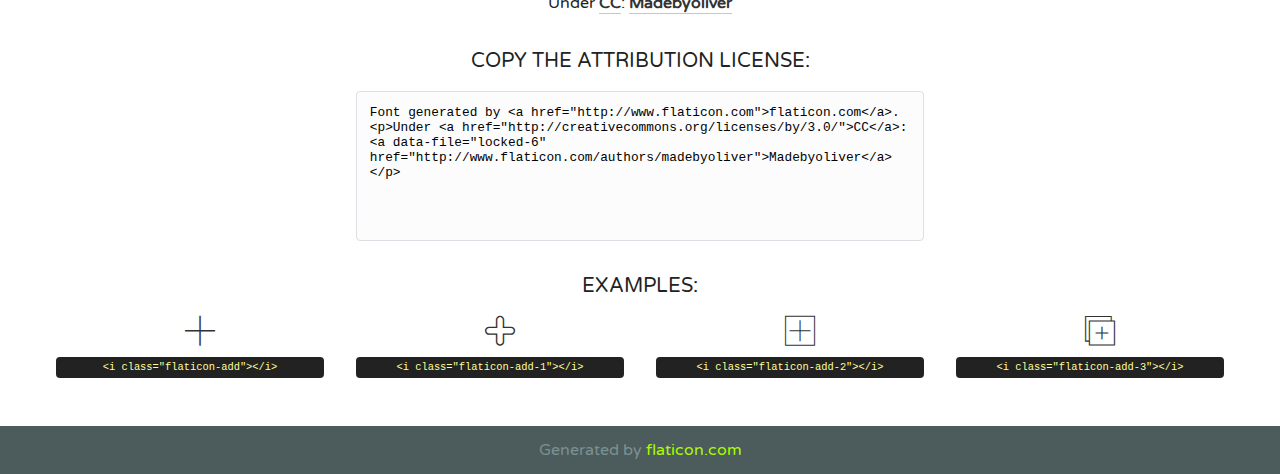
<file: flaticon/flaticon.html>
<!DOCTYPE html>
<!--
  Flaticon icon font: Flaticon
  Creation date: 22/06/2016 15:41
-->
<html>
<!DOCTYPE html>
<html>

<head>
    <title>Flaticon WebFont</title>
    <link href="http://fonts.googleapis.com/css?family=Varela+Round" rel="stylesheet" type="text/css" />
    <link rel="stylesheet" type="text/css" href="flaticon.css">
    <meta charset="UTF-8">
    <style>
    html, body, div, span, applet, object, iframe,
    h1, h2, h3, h4, h5, h6, p, blockquote, pre,
    a, abbr, acronym, address, big, cite, code,
    del, dfn, em, img, ins, kbd, q, s, samp,
    small, strike, strong, sub, sup, tt, var,
    b, u, i, center,
    dl, dt, dd, ol, ul, li,
    fieldset, form, label, legend,
    table, caption, tbody, tfoot, thead, tr, th, td,
    article, aside, canvas, details, embed, 
    figure, figcaption, footer, header, hgroup, 
    menu, nav, output, ruby, section, summary,
    time, mark, audio, video {
        margin: 0;
        padding: 0;
        border: 0;
        font-size: 100%;
        font: inherit;
        vertical-align: baseline;
    }
    /* HTML5 display-role reset for older browsers */
    article, aside, details, figcaption, figure, 
    footer, header, hgroup, menu, nav, section {
        display: block;
    }
    body {
        line-height: 1;
    }
    ol, ul {
        list-style: none;
    }
    blockquote, q {
        quotes: none;
    }
    blockquote:before, blockquote:after,
    q:before, q:after {
        content: '';
        content: none;
    }
    table {
        border-collapse: collapse;
        border-spacing: 0;
    }
    body {
        font-family: 'Varela Round', Helvetica, Arial, sans-serif;
        font-size: 16px;
        color: #222;
    }
    a {
        color: #333;
        border-bottom: 1px solid #a9fd00;
        font-weight: bold;
        text-decoration: none;
    }
    * {
        -moz-box-sizing: border-box;
        -webkit-box-sizing: border-box;
        box-sizing: border-box;
        margin: 0;
        padding: 0;
    }
    [class^="flaticon-"]:before, [class*=" flaticon-"]:before, [class^="flaticon-"]:after, [class*=" flaticon-"]:after {
        font-family: Flaticon;
        font-size: 30px;
        font-style: normal;
        margin-left: 20px;
        color: #333;
    }
    .wrapper {
        max-width: 600px;
        margin: auto;
        padding: 0 1em;
    }
    .title {
        font-size: 1.25em;
        text-align: center;
        margin-bottom: 1em;
        text-transform: uppercase;
    }
    header {
        text-align: center;
        background-color: #222;
        color: #fff;
        padding: 1em;
    }
    header .logo {
        width: 210px;
        height: 38px;
        display: inline-block;
        vertical-align: middle;
        margin-right: 1em;
        border: none;
    }
    header strong {
        font-size: 1.95em;
        font-weight: bold;
        vertical-align: middle;
        margin-top: 5px;
        display: inline-block;
    }
    .demo {
        margin: 2em auto;
        line-height: 1.25em;
    }
    .demo ul li {
        margin-bottom: 1em;
    }
    .demo ul li .num {
        color: #222;
        border-radius: 20px;
        display: inline-block;
        width: 26px;
        padding: 3px;
        height: 26px;
        text-align: center;
        margin-right: 0.5em;
        border: 1px solid #222;
    }
    .demo ul li code {
        background-color: #222;
        border-radius: 4px;
        padding: 0.25em 0.5em;
        display: inline-block;
        color: #fff;
        font-family: Consolas,Monaco,Lucida Console,Liberation Mono,DejaVu Sans Mono,Bitstream Vera Sans Mono,Courier New, monospace;
        font-weight: lighter;
        margin-top: 1em;
        font-size: 0.8em;
        word-break: break-all;
    }
    .demo ul li code.big {
        padding: 1em;
        font-size: 0.9em;
    }
    .demo ul li code .red {
        color: #EF3159;
    }
    .demo ul li code .green {
        color: #ACFF65;
    }
    .demo ul li code .yellow {
        color: #FFFF99;
    }
    .demo ul li code .blue {
        color: #99D3FF;
    }
    .demo ul li code .purple {
        color: #A295FF;
    }
    .demo ul li code .dots {
        margin-top: 0.5em;
        display: block;
    }
    #glyphs {
        border-bottom: 1px solid #ccc;
        padding: 2em 0;
        text-align: center;
    }
    .glyph {
        display: inline-block;
        width: 9em;
        margin: 1em;
        text-align: center;
        vertical-align: top;
        background: #FFF;
    }
    .glyph .glyph-icon {
        padding: 10px;
        display: block;
        font-family:"Flaticon";
        font-size: 64px;
        line-height: 1;
    }
    .glyph .glyph-icon:before {
        font-size: 64px;
        color: #222;
        margin-left: 0;
    }
    .class-name {
        font-size: 0.65em;
        background-color: #222;
        color: #fff;
        border-radius: 4px 4px 0 0;
        padding: 0.5em;
        color: #FFFF99;
        font-family: Consolas,Monaco,Lucida Console,Liberation Mono,DejaVu Sans Mono,Bitstream Vera Sans Mono,Courier New, monospace;
    }
    .author-name {
        font-size: 0.6em;
        background-color: #fcfcfd;
        border: 1px solid #DEDEE4;
        border-top: 0;
        border-radius: 0 0 4px 4px;
        padding: 0.5em;
    }
    .class-name:last-child {
        font-size: 10px;
        color:#888;
    }
    .class-name:last-child a {
        font-size: 10px;
        color:#555;
    }
    .class-name:last-child a:hover {
        color:#a9fd00;
    }
    .glyph > input {
        display: block;
        width: 100px;
        margin: 5px auto;
        text-align: center;
        font-size: 12px;
        cursor: text;
    }
    .glyph > input.icon-input {
        font-family:"Flaticon";
        font-size: 16px;
        margin-bottom: 10px;
    }
    .attribution .title {
        margin-top: 2em;
    }
    .attribution textarea {
        background-color: #fcfcfd;
        padding: 1em;
        border: none;
        box-shadow: none;
        border: 1px solid #DEDEE4;
        border-radius: 4px;
        resize: none;
        width: 100%;
        height: 150px;
        font-size: 0.8em;
        font-family: Consolas,Monaco,Lucida Console,Liberation Mono,DejaVu Sans Mono,Bitstream Vera Sans Mono,Courier New, monospace;
        -webkit-appearance: none;
    }
    .iconsuse {
        margin: 2em auto;
        text-align: center;
        max-width: 1200px;
    }
    .iconsuse:after {
        content: '';
        display: table;
        clear: both;
    }
    .iconsuse .image {
        float: left;
        width: 25%;
        padding: 0 1em;
    }
    .iconsuse .image p {
        margin-bottom: 1em;
    }
    .iconsuse .image span {
        display: block;
        font-size: 0.65em;
        background-color: #222;
        color: #fff;
        border-radius: 4px;
        padding: 0.5em;
        color: #FFFF99;
        margin-top: 1em;
        font-family: Consolas,Monaco,Lucida Console,Liberation Mono,DejaVu Sans Mono,Bitstream Vera Sans Mono,Courier New, monospace;
    }
    #footer {
        text-align: center;
        background-color: #4C5B5C;
        color: #7c9192;
        padding: 1em;
    }
    #footer a {
        border: none;
        color: #a9fd00;
        font-weight: normal;
    }
    @media (max-width: 960px) {
        .iconsuse .image {
            width: 50%;
        }
    }
    @media (max-width: 560px) {
        .iconsuse .image {
            width: 100%;
        }
    }
    </style>
</head>

<body class="characters-off">

    <header>
        <a href="http://www.flaticon.com" target="_blank" class="logo">
            <svg version="1.1" xmlns="http://www.w3.org/2000/svg" xmlns:xlink="http://www.w3.org/1999/xlink" xmlns:a="http://ns.adobe.com/AdobeSVGViewerExtensions/3.0/" viewBox="0 0 560.875 102.036" enable-background="new 0 0 560.875 102.036" xml:space="preserve">
                <defs>
                </defs>
                <g>
                    <g class="letters">
                        <path fill="#ffffff" d="M141.596,29.675c0-3.777,2.985-6.767,6.764-6.767h34.438c3.426,0,6.15,2.728,6.15,6.15
                        c0,3.43-2.724,6.149-6.15,6.149h-27.674v13.091h23.719c3.429,0,6.151,2.724,6.151,6.15c0,3.43-2.723,6.149-6.151,6.149h-23.719
                        v17.574c0,3.773-2.986,6.761-6.764,6.761c-3.779,0-6.764-2.989-6.764-6.761V29.675z"></path>
                        <path fill="#ffffff" d="M193.844,29.149c0-3.781,2.985-6.767,6.764-6.767c3.776,0,6.763,2.985,6.763,6.767v42.957h25.039
                        c3.426,0,6.149,2.726,6.149,6.153c0,3.425-2.723,6.15-6.149,6.15h-31.802c-3.779,0-6.764-2.986-6.764-6.768V29.149z"></path>
                        <path fill="#ffffff" d="M241.891,75.71l21.438-48.407c1.492-3.341,4.215-5.357,7.906-5.357h0.792
                        c3.686,0,6.323,2.017,7.815,5.357l21.439,48.407c0.436,0.967,0.701,1.845,0.701,2.723c0,3.602-2.809,6.501-6.414,6.501
                        c-3.161,0-5.269-1.845-6.499-4.655l-4.132-9.661h-27.059l-4.301,10.102c-1.144,2.631-3.426,4.214-6.237,4.214
                        c-3.517,0-6.24-2.81-6.24-6.325C241.1,77.64,241.451,76.677,241.891,75.71z M279.932,58.666l-8.521-20.297l-8.526,20.297H279.932
                        z"></path>
                        <path fill="#ffffff" d="M314.864,35.387H301.86c-3.429,0-6.239-2.813-6.239-6.238c0-3.429,2.811-6.24,6.239-6.24h39.533
                        c3.426,0,6.237,2.811,6.237,6.24c0,3.425-2.811,6.238-6.237,6.238h-13.001v42.785c0,3.773-2.99,6.761-6.764,6.761
                        c-3.779,0-6.764-2.989-6.764-6.761V35.387z"></path>
                        <path fill="#A9FD00" d="M352.615,29.149c0-3.781,2.985-6.767,6.767-6.767c3.774,0,6.761,2.985,6.761,6.767v49.024
                        c0,3.773-2.987,6.761-6.761,6.761c-3.781,0-6.767-2.989-6.767-6.761V29.149z"></path>
                        <path fill="#A9FD00" d="M374.132,53.836v-0.179c0-17.481,13.178-31.801,32.065-31.801c9.22,0,15.459,2.458,20.557,6.238
                        c1.402,1.054,2.637,2.985,2.637,5.357c0,3.692-2.985,6.59-6.681,6.59c-1.845,0-3.071-0.702-4.044-1.319
                        c-3.776-2.813-7.729-4.393-12.562-4.393c-10.364,0-17.831,8.611-17.831,19.154v0.173c0,10.542,7.291,19.329,17.831,19.329
                        c5.715,0,9.492-1.756,13.359-4.834c1.049-0.874,2.458-1.491,4.039-1.491c3.429,0,6.325,2.813,6.325,6.236
                        c0,2.106-1.056,3.78-2.282,4.834c-5.539,4.834-12.036,7.733-21.878,7.733C387.572,85.464,374.132,71.493,374.132,53.836z"></path>
                        <path fill="#A9FD00" d="M433.009,53.836v-0.179c0-17.481,13.79-31.801,32.766-31.801c18.981,0,32.592,14.143,32.592,31.628v0.173
                        c0,17.483-13.785,31.807-32.769,31.807C446.625,85.464,433.009,71.32,433.009,53.836z M484.224,53.836v-0.179
                        c0-10.539-7.725-19.326-18.626-19.326c-10.893,0-18.449,8.611-18.449,19.154v0.173c0,10.542,7.73,19.329,18.626,19.329
                        C476.676,72.986,484.224,64.378,484.224,53.836z"></path>
                        <path fill="#A9FD00" d="M506.233,29.321c0-3.774,2.99-6.763,6.767-6.763h1.401c3.252,0,5.183,1.583,7.029,3.953l26.093,34.265
                        V29.059c0-3.692,2.99-6.677,6.681-6.677c3.683,0,6.671,2.985,6.671,6.677v48.934c0,3.78-2.987,6.765-6.764,6.765h-0.436
                        c-3.257,0-5.188-1.581-7.034-3.953l-27.056-35.492v32.944c0,3.687-2.985,6.676-6.678,6.676c-3.683,0-6.673-2.989-6.673-6.676
                        V29.321z"></path>
                    </g>
                    <g class="insignia">
                        <path fill="#ffffff" d="M48.372,56.137h12.517l11.156-18.537H37.186L25.688,18.539h57.825L94.668,0H9.271
                        C5.925,0,2.842,1.801,1.198,4.716c-1.644,2.907-1.593,6.482,0.134,9.343l50.38,83.501c1.678,2.781,4.689,4.476,7.938,4.476
                        c3.246,0,6.257-1.695,7.935-4.476l2.898-4.804L48.372,56.137z"></path>
                        <g class="i">
                            <path fill="#A9FD00" d="M93.575,18.539h0.031v0.004l21.652,0.004l2.705-4.488c1.727-2.861,1.778-6.436,0.133-9.343
                            C116.454,1.801,113.371,0,110.026,0h-5.294L93.575,18.539z"></path>
                            <polygon fill="#A9FD00" points="88.291,27.356 64.725,66.486 75.519,84.404 109.942,27.356"></polygon>
                        </g>
                    </g>
                </g>
            </svg>
        </a>
        <strong>Font Demo</strong>
    </header>


    <section class="demo wrapper">

        <p class="title">Instructions</p>

        <ul>
            <li>
                <span class="num">1</span>Copy the "Fonts" files and CSS files to your website CSS folder.
            </li>
            <li>
                <span class="num">2</span>Add the CSS link to your website source code on header.
                <code class="big">
                    &lt;<span class="red">head</span>&gt;
                    <br/><span class="dots">...</span>
                    <br/>&lt;<span class="red">link</span> <span class="green">rel</span>=<span class="yellow">"stylesheet"</span> <span class="green">type</span>=<span class="yellow">"text/css"</span> <span class="green">href</span>=<span class="yellow">"your_website_domain/css_root/flaticon.css"</span>&gt;
                    <br/><span class="dots">...</span>
                    <br/>&lt;/<span class="red">head</span>&gt;
                </code>
            </li>

            <li>
                <p>
                    <span class="num">3</span>Use the icon class on <code>"<span class="blue">display</span>:<span class="purple"> inline</span>"</code> elements:
                    <br />
                    Use example: <code>&lt;<span class="red">i</span> <span class="green">class</span>=<span class="yellow">&quot;flaticon-airplane49&quot;</span>&gt;&lt;/<span class="red">i</span>&gt;</code> or <code>&lt;<span class="red">span</span> <span class="green">class</span>=<span class="yellow">&quot;flaticon-airplane49&quot;</span>&gt;&lt;/<span class="red">span</span>&gt;</code>
            </li>
        </ul>

    </section>




   <section id="glyphs">          
    
      
        <div class="glyph"><div class="glyph-icon flaticon-add"></div>
            <div class="class-name">.flaticon-add</div>
            <div class="author-name">Author: <a data-file="add" href="http://www.flaticon.com/authors/madebyoliver">Madebyoliver</a> </div> 
        </div>        
        
        <div class="glyph"><div class="glyph-icon flaticon-add-1"></div>
            <div class="class-name">.flaticon-add-1</div>
            <div class="author-name">Author: <a data-file="add-1" href="http://www.flaticon.com/authors/madebyoliver">Madebyoliver</a> </div> 
        </div>        
        
        <div class="glyph"><div class="glyph-icon flaticon-add-2"></div>
            <div class="class-name">.flaticon-add-2</div>
            <div class="author-name">Author: <a data-file="add-2" href="http://www.flaticon.com/authors/madebyoliver">Madebyoliver</a> </div> 
        </div>        
        
        <div class="glyph"><div class="glyph-icon flaticon-add-3"></div>
            <div class="class-name">.flaticon-add-3</div>
            <div class="author-name">Author: <a data-file="add-3" href="http://www.flaticon.com/authors/madebyoliver">Madebyoliver</a> </div> 
        </div>        
        
        <div class="glyph"><div class="glyph-icon flaticon-agenda"></div>
            <div class="class-name">.flaticon-agenda</div>
            <div class="author-name">Author: <a data-file="agenda" href="http://www.flaticon.com/authors/madebyoliver">Madebyoliver</a> </div> 
        </div>        
        
        <div class="glyph"><div class="glyph-icon flaticon-alarm"></div>
            <div class="class-name">.flaticon-alarm</div>
            <div class="author-name">Author: <a data-file="alarm" href="http://www.flaticon.com/authors/madebyoliver">Madebyoliver</a> </div> 
        </div>        
        
        <div class="glyph"><div class="glyph-icon flaticon-alarm-1"></div>
            <div class="class-name">.flaticon-alarm-1</div>
            <div class="author-name">Author: <a data-file="alarm-1" href="http://www.flaticon.com/authors/madebyoliver">Madebyoliver</a> </div> 
        </div>        
        
        <div class="glyph"><div class="glyph-icon flaticon-alarm-clock"></div>
            <div class="class-name">.flaticon-alarm-clock</div>
            <div class="author-name">Author: <a data-file="alarm-clock" href="http://www.flaticon.com/authors/madebyoliver">Madebyoliver</a> </div> 
        </div>        
        
        <div class="glyph"><div class="glyph-icon flaticon-alarm-clock-1"></div>
            <div class="class-name">.flaticon-alarm-clock-1</div>
            <div class="author-name">Author: <a data-file="alarm-clock-1" href="http://www.flaticon.com/authors/madebyoliver">Madebyoliver</a> </div> 
        </div>        
        
        <div class="glyph"><div class="glyph-icon flaticon-albums"></div>
            <div class="class-name">.flaticon-albums</div>
            <div class="author-name">Author: <a data-file="albums" href="http://www.flaticon.com/authors/madebyoliver">Madebyoliver</a> </div> 
        </div>        
        
        <div class="glyph"><div class="glyph-icon flaticon-app"></div>
            <div class="class-name">.flaticon-app</div>
            <div class="author-name">Author: <a data-file="app" href="http://www.flaticon.com/authors/madebyoliver">Madebyoliver</a> </div> 
        </div>        
        
        <div class="glyph"><div class="glyph-icon flaticon-archive"></div>
            <div class="class-name">.flaticon-archive</div>
            <div class="author-name">Author: <a data-file="archive" href="http://www.flaticon.com/authors/madebyoliver">Madebyoliver</a> </div> 
        </div>        
        
        <div class="glyph"><div class="glyph-icon flaticon-archive-1"></div>
            <div class="class-name">.flaticon-archive-1</div>
            <div class="author-name">Author: <a data-file="archive-1" href="http://www.flaticon.com/authors/madebyoliver">Madebyoliver</a> </div> 
        </div>        
        
        <div class="glyph"><div class="glyph-icon flaticon-archive-2"></div>
            <div class="class-name">.flaticon-archive-2</div>
            <div class="author-name">Author: <a data-file="archive-2" href="http://www.flaticon.com/authors/madebyoliver">Madebyoliver</a> </div> 
        </div>        
        
        <div class="glyph"><div class="glyph-icon flaticon-archive-3"></div>
            <div class="class-name">.flaticon-archive-3</div>
            <div class="author-name">Author: <a data-file="archive-3" href="http://www.flaticon.com/authors/madebyoliver">Madebyoliver</a> </div> 
        </div>        
        
        <div class="glyph"><div class="glyph-icon flaticon-attachment"></div>
            <div class="class-name">.flaticon-attachment</div>
            <div class="author-name">Author: <a data-file="attachment" href="http://www.flaticon.com/authors/madebyoliver">Madebyoliver</a> </div> 
        </div>        
        
        <div class="glyph"><div class="glyph-icon flaticon-back"></div>
            <div class="class-name">.flaticon-back</div>
            <div class="author-name">Author: <a data-file="back" href="http://www.flaticon.com/authors/madebyoliver">Madebyoliver</a> </div> 
        </div>        
        
        <div class="glyph"><div class="glyph-icon flaticon-battery"></div>
            <div class="class-name">.flaticon-battery</div>
            <div class="author-name">Author: <a data-file="battery" href="http://www.flaticon.com/authors/madebyoliver">Madebyoliver</a> </div> 
        </div>        
        
        <div class="glyph"><div class="glyph-icon flaticon-battery-1"></div>
            <div class="class-name">.flaticon-battery-1</div>
            <div class="author-name">Author: <a data-file="battery-1" href="http://www.flaticon.com/authors/madebyoliver">Madebyoliver</a> </div> 
        </div>        
        
        <div class="glyph"><div class="glyph-icon flaticon-battery-2"></div>
            <div class="class-name">.flaticon-battery-2</div>
            <div class="author-name">Author: <a data-file="battery-2" href="http://www.flaticon.com/authors/madebyoliver">Madebyoliver</a> </div> 
        </div>        
        
        <div class="glyph"><div class="glyph-icon flaticon-battery-3"></div>
            <div class="class-name">.flaticon-battery-3</div>
            <div class="author-name">Author: <a data-file="battery-3" href="http://www.flaticon.com/authors/madebyoliver">Madebyoliver</a> </div> 
        </div>        
        
        <div class="glyph"><div class="glyph-icon flaticon-battery-4"></div>
            <div class="class-name">.flaticon-battery-4</div>
            <div class="author-name">Author: <a data-file="battery-4" href="http://www.flaticon.com/authors/madebyoliver">Madebyoliver</a> </div> 
        </div>        
        
        <div class="glyph"><div class="glyph-icon flaticon-battery-5"></div>
            <div class="class-name">.flaticon-battery-5</div>
            <div class="author-name">Author: <a data-file="battery-5" href="http://www.flaticon.com/authors/madebyoliver">Madebyoliver</a> </div> 
        </div>        
        
        <div class="glyph"><div class="glyph-icon flaticon-battery-6"></div>
            <div class="class-name">.flaticon-battery-6</div>
            <div class="author-name">Author: <a data-file="battery-6" href="http://www.flaticon.com/authors/madebyoliver">Madebyoliver</a> </div> 
        </div>        
        
        <div class="glyph"><div class="glyph-icon flaticon-battery-7"></div>
            <div class="class-name">.flaticon-battery-7</div>
            <div class="author-name">Author: <a data-file="battery-7" href="http://www.flaticon.com/authors/madebyoliver">Madebyoliver</a> </div> 
        </div>        
        
        <div class="glyph"><div class="glyph-icon flaticon-battery-8"></div>
            <div class="class-name">.flaticon-battery-8</div>
            <div class="author-name">Author: <a data-file="battery-8" href="http://www.flaticon.com/authors/madebyoliver">Madebyoliver</a> </div> 
        </div>        
        
        <div class="glyph"><div class="glyph-icon flaticon-battery-9"></div>
            <div class="class-name">.flaticon-battery-9</div>
            <div class="author-name">Author: <a data-file="battery-9" href="http://www.flaticon.com/authors/madebyoliver">Madebyoliver</a> </div> 
        </div>        
        
        <div class="glyph"><div class="glyph-icon flaticon-binoculars"></div>
            <div class="class-name">.flaticon-binoculars</div>
            <div class="author-name">Author: <a data-file="binoculars" href="http://www.flaticon.com/authors/madebyoliver">Madebyoliver</a> </div> 
        </div>        
        
        <div class="glyph"><div class="glyph-icon flaticon-blueprint"></div>
            <div class="class-name">.flaticon-blueprint</div>
            <div class="author-name">Author: <a data-file="blueprint" href="http://www.flaticon.com/authors/madebyoliver">Madebyoliver</a> </div> 
        </div>        
        
        <div class="glyph"><div class="glyph-icon flaticon-bluetooth"></div>
            <div class="class-name">.flaticon-bluetooth</div>
            <div class="author-name">Author: <a data-file="bluetooth" href="http://www.flaticon.com/authors/madebyoliver">Madebyoliver</a> </div> 
        </div>        
        
        <div class="glyph"><div class="glyph-icon flaticon-bluetooth-1"></div>
            <div class="class-name">.flaticon-bluetooth-1</div>
            <div class="author-name">Author: <a data-file="bluetooth-1" href="http://www.flaticon.com/authors/madebyoliver">Madebyoliver</a> </div> 
        </div>        
        
        <div class="glyph"><div class="glyph-icon flaticon-bookmark"></div>
            <div class="class-name">.flaticon-bookmark</div>
            <div class="author-name">Author: <a data-file="bookmark" href="http://www.flaticon.com/authors/madebyoliver">Madebyoliver</a> </div> 
        </div>        
        
        <div class="glyph"><div class="glyph-icon flaticon-bookmark-1"></div>
            <div class="class-name">.flaticon-bookmark-1</div>
            <div class="author-name">Author: <a data-file="bookmark-1" href="http://www.flaticon.com/authors/madebyoliver">Madebyoliver</a> </div> 
        </div>        
        
        <div class="glyph"><div class="glyph-icon flaticon-briefcase"></div>
            <div class="class-name">.flaticon-briefcase</div>
            <div class="author-name">Author: <a data-file="briefcase" href="http://www.flaticon.com/authors/madebyoliver">Madebyoliver</a> </div> 
        </div>        
        
        <div class="glyph"><div class="glyph-icon flaticon-broken-link"></div>
            <div class="class-name">.flaticon-broken-link</div>
            <div class="author-name">Author: <a data-file="broken-link" href="http://www.flaticon.com/authors/madebyoliver">Madebyoliver</a> </div> 
        </div>        
        
        <div class="glyph"><div class="glyph-icon flaticon-calculator"></div>
            <div class="class-name">.flaticon-calculator</div>
            <div class="author-name">Author: <a data-file="calculator" href="http://www.flaticon.com/authors/madebyoliver">Madebyoliver</a> </div> 
        </div>        
        
        <div class="glyph"><div class="glyph-icon flaticon-calculator-1"></div>
            <div class="class-name">.flaticon-calculator-1</div>
            <div class="author-name">Author: <a data-file="calculator-1" href="http://www.flaticon.com/authors/madebyoliver">Madebyoliver</a> </div> 
        </div>        
        
        <div class="glyph"><div class="glyph-icon flaticon-calendar"></div>
            <div class="class-name">.flaticon-calendar</div>
            <div class="author-name">Author: <a data-file="calendar" href="http://www.flaticon.com/authors/madebyoliver">Madebyoliver</a> </div> 
        </div>        
        
        <div class="glyph"><div class="glyph-icon flaticon-calendar-1"></div>
            <div class="class-name">.flaticon-calendar-1</div>
            <div class="author-name">Author: <a data-file="calendar-1" href="http://www.flaticon.com/authors/madebyoliver">Madebyoliver</a> </div> 
        </div>        
        
        <div class="glyph"><div class="glyph-icon flaticon-calendar-2"></div>
            <div class="class-name">.flaticon-calendar-2</div>
            <div class="author-name">Author: <a data-file="calendar-2" href="http://www.flaticon.com/authors/madebyoliver">Madebyoliver</a> </div> 
        </div>        
        
        <div class="glyph"><div class="glyph-icon flaticon-calendar-3"></div>
            <div class="class-name">.flaticon-calendar-3</div>
            <div class="author-name">Author: <a data-file="calendar-3" href="http://www.flaticon.com/authors/madebyoliver">Madebyoliver</a> </div> 
        </div>        
        
        <div class="glyph"><div class="glyph-icon flaticon-calendar-4"></div>
            <div class="class-name">.flaticon-calendar-4</div>
            <div class="author-name">Author: <a data-file="calendar-4" href="http://www.flaticon.com/authors/madebyoliver">Madebyoliver</a> </div> 
        </div>        
        
        <div class="glyph"><div class="glyph-icon flaticon-calendar-5"></div>
            <div class="class-name">.flaticon-calendar-5</div>
            <div class="author-name">Author: <a data-file="calendar-5" href="http://www.flaticon.com/authors/madebyoliver">Madebyoliver</a> </div> 
        </div>        
        
        <div class="glyph"><div class="glyph-icon flaticon-calendar-6"></div>
            <div class="class-name">.flaticon-calendar-6</div>
            <div class="author-name">Author: <a data-file="calendar-6" href="http://www.flaticon.com/authors/madebyoliver">Madebyoliver</a> </div> 
        </div>        
        
        <div class="glyph"><div class="glyph-icon flaticon-calendar-7"></div>
            <div class="class-name">.flaticon-calendar-7</div>
            <div class="author-name">Author: <a data-file="calendar-7" href="http://www.flaticon.com/authors/madebyoliver">Madebyoliver</a> </div> 
        </div>        
        
        <div class="glyph"><div class="glyph-icon flaticon-checked"></div>
            <div class="class-name">.flaticon-checked</div>
            <div class="author-name">Author: <a data-file="checked" href="http://www.flaticon.com/authors/madebyoliver">Madebyoliver</a> </div> 
        </div>        
        
        <div class="glyph"><div class="glyph-icon flaticon-checked-1"></div>
            <div class="class-name">.flaticon-checked-1</div>
            <div class="author-name">Author: <a data-file="checked-1" href="http://www.flaticon.com/authors/madebyoliver">Madebyoliver</a> </div> 
        </div>        
        
        <div class="glyph"><div class="glyph-icon flaticon-clock"></div>
            <div class="class-name">.flaticon-clock</div>
            <div class="author-name">Author: <a data-file="clock" href="http://www.flaticon.com/authors/madebyoliver">Madebyoliver</a> </div> 
        </div>        
        
        <div class="glyph"><div class="glyph-icon flaticon-clock-1"></div>
            <div class="class-name">.flaticon-clock-1</div>
            <div class="author-name">Author: <a data-file="clock-1" href="http://www.flaticon.com/authors/madebyoliver">Madebyoliver</a> </div> 
        </div>        
        
        <div class="glyph"><div class="glyph-icon flaticon-close"></div>
            <div class="class-name">.flaticon-close</div>
            <div class="author-name">Author: <a data-file="close" href="http://www.flaticon.com/authors/madebyoliver">Madebyoliver</a> </div> 
        </div>        
        
        <div class="glyph"><div class="glyph-icon flaticon-cloud"></div>
            <div class="class-name">.flaticon-cloud</div>
            <div class="author-name">Author: <a data-file="cloud" href="http://www.flaticon.com/authors/madebyoliver">Madebyoliver</a> </div> 
        </div>        
        
        <div class="glyph"><div class="glyph-icon flaticon-cloud-computing"></div>
            <div class="class-name">.flaticon-cloud-computing</div>
            <div class="author-name">Author: <a data-file="cloud-computing" href="http://www.flaticon.com/authors/madebyoliver">Madebyoliver</a> </div> 
        </div>        
        
        <div class="glyph"><div class="glyph-icon flaticon-cloud-computing-1"></div>
            <div class="class-name">.flaticon-cloud-computing-1</div>
            <div class="author-name">Author: <a data-file="cloud-computing-1" href="http://www.flaticon.com/authors/madebyoliver">Madebyoliver</a> </div> 
        </div>        
        
        <div class="glyph"><div class="glyph-icon flaticon-cloud-computing-2"></div>
            <div class="class-name">.flaticon-cloud-computing-2</div>
            <div class="author-name">Author: <a data-file="cloud-computing-2" href="http://www.flaticon.com/authors/madebyoliver">Madebyoliver</a> </div> 
        </div>        
        
        <div class="glyph"><div class="glyph-icon flaticon-cloud-computing-3"></div>
            <div class="class-name">.flaticon-cloud-computing-3</div>
            <div class="author-name">Author: <a data-file="cloud-computing-3" href="http://www.flaticon.com/authors/madebyoliver">Madebyoliver</a> </div> 
        </div>        
        
        <div class="glyph"><div class="glyph-icon flaticon-cloud-computing-4"></div>
            <div class="class-name">.flaticon-cloud-computing-4</div>
            <div class="author-name">Author: <a data-file="cloud-computing-4" href="http://www.flaticon.com/authors/madebyoliver">Madebyoliver</a> </div> 
        </div>        
        
        <div class="glyph"><div class="glyph-icon flaticon-cloud-computing-5"></div>
            <div class="class-name">.flaticon-cloud-computing-5</div>
            <div class="author-name">Author: <a data-file="cloud-computing-5" href="http://www.flaticon.com/authors/madebyoliver">Madebyoliver</a> </div> 
        </div>        
        
        <div class="glyph"><div class="glyph-icon flaticon-command"></div>
            <div class="class-name">.flaticon-command</div>
            <div class="author-name">Author: <a data-file="command" href="http://www.flaticon.com/authors/madebyoliver">Madebyoliver</a> </div> 
        </div>        
        
        <div class="glyph"><div class="glyph-icon flaticon-compact-disc"></div>
            <div class="class-name">.flaticon-compact-disc</div>
            <div class="author-name">Author: <a data-file="compact-disc" href="http://www.flaticon.com/authors/madebyoliver">Madebyoliver</a> </div> 
        </div>        
        
        <div class="glyph"><div class="glyph-icon flaticon-compact-disc-1"></div>
            <div class="class-name">.flaticon-compact-disc-1</div>
            <div class="author-name">Author: <a data-file="compact-disc-1" href="http://www.flaticon.com/authors/madebyoliver">Madebyoliver</a> </div> 
        </div>        
        
        <div class="glyph"><div class="glyph-icon flaticon-compact-disc-2"></div>
            <div class="class-name">.flaticon-compact-disc-2</div>
            <div class="author-name">Author: <a data-file="compact-disc-2" href="http://www.flaticon.com/authors/madebyoliver">Madebyoliver</a> </div> 
        </div>        
        
        <div class="glyph"><div class="glyph-icon flaticon-compass"></div>
            <div class="class-name">.flaticon-compass</div>
            <div class="author-name">Author: <a data-file="compass" href="http://www.flaticon.com/authors/madebyoliver">Madebyoliver</a> </div> 
        </div>        
        
        <div class="glyph"><div class="glyph-icon flaticon-compose"></div>
            <div class="class-name">.flaticon-compose</div>
            <div class="author-name">Author: <a data-file="compose" href="http://www.flaticon.com/authors/madebyoliver">Madebyoliver</a> </div> 
        </div>        
        
        <div class="glyph"><div class="glyph-icon flaticon-controls"></div>
            <div class="class-name">.flaticon-controls</div>
            <div class="author-name">Author: <a data-file="controls" href="http://www.flaticon.com/authors/madebyoliver">Madebyoliver</a> </div> 
        </div>        
        
        <div class="glyph"><div class="glyph-icon flaticon-controls-1"></div>
            <div class="class-name">.flaticon-controls-1</div>
            <div class="author-name">Author: <a data-file="controls-1" href="http://www.flaticon.com/authors/madebyoliver">Madebyoliver</a> </div> 
        </div>        
        
        <div class="glyph"><div class="glyph-icon flaticon-controls-2"></div>
            <div class="class-name">.flaticon-controls-2</div>
            <div class="author-name">Author: <a data-file="controls-2" href="http://www.flaticon.com/authors/madebyoliver">Madebyoliver</a> </div> 
        </div>        
        
        <div class="glyph"><div class="glyph-icon flaticon-controls-3"></div>
            <div class="class-name">.flaticon-controls-3</div>
            <div class="author-name">Author: <a data-file="controls-3" href="http://www.flaticon.com/authors/madebyoliver">Madebyoliver</a> </div> 
        </div>        
        
        <div class="glyph"><div class="glyph-icon flaticon-controls-4"></div>
            <div class="class-name">.flaticon-controls-4</div>
            <div class="author-name">Author: <a data-file="controls-4" href="http://www.flaticon.com/authors/madebyoliver">Madebyoliver</a> </div> 
        </div>        
        
        <div class="glyph"><div class="glyph-icon flaticon-controls-5"></div>
            <div class="class-name">.flaticon-controls-5</div>
            <div class="author-name">Author: <a data-file="controls-5" href="http://www.flaticon.com/authors/madebyoliver">Madebyoliver</a> </div> 
        </div>        
        
        <div class="glyph"><div class="glyph-icon flaticon-controls-6"></div>
            <div class="class-name">.flaticon-controls-6</div>
            <div class="author-name">Author: <a data-file="controls-6" href="http://www.flaticon.com/authors/madebyoliver">Madebyoliver</a> </div> 
        </div>        
        
        <div class="glyph"><div class="glyph-icon flaticon-controls-7"></div>
            <div class="class-name">.flaticon-controls-7</div>
            <div class="author-name">Author: <a data-file="controls-7" href="http://www.flaticon.com/authors/madebyoliver">Madebyoliver</a> </div> 
        </div>        
        
        <div class="glyph"><div class="glyph-icon flaticon-controls-8"></div>
            <div class="class-name">.flaticon-controls-8</div>
            <div class="author-name">Author: <a data-file="controls-8" href="http://www.flaticon.com/authors/madebyoliver">Madebyoliver</a> </div> 
        </div>        
        
        <div class="glyph"><div class="glyph-icon flaticon-controls-9"></div>
            <div class="class-name">.flaticon-controls-9</div>
            <div class="author-name">Author: <a data-file="controls-9" href="http://www.flaticon.com/authors/madebyoliver">Madebyoliver</a> </div> 
        </div>        
        
        <div class="glyph"><div class="glyph-icon flaticon-database"></div>
            <div class="class-name">.flaticon-database</div>
            <div class="author-name">Author: <a data-file="database" href="http://www.flaticon.com/authors/madebyoliver">Madebyoliver</a> </div> 
        </div>        
        
        <div class="glyph"><div class="glyph-icon flaticon-database-1"></div>
            <div class="class-name">.flaticon-database-1</div>
            <div class="author-name">Author: <a data-file="database-1" href="http://www.flaticon.com/authors/madebyoliver">Madebyoliver</a> </div> 
        </div>        
        
        <div class="glyph"><div class="glyph-icon flaticon-database-2"></div>
            <div class="class-name">.flaticon-database-2</div>
            <div class="author-name">Author: <a data-file="database-2" href="http://www.flaticon.com/authors/madebyoliver">Madebyoliver</a> </div> 
        </div>        
        
        <div class="glyph"><div class="glyph-icon flaticon-database-3"></div>
            <div class="class-name">.flaticon-database-3</div>
            <div class="author-name">Author: <a data-file="database-3" href="http://www.flaticon.com/authors/madebyoliver">Madebyoliver</a> </div> 
        </div>        
        
        <div class="glyph"><div class="glyph-icon flaticon-diamond"></div>
            <div class="class-name">.flaticon-diamond</div>
            <div class="author-name">Author: <a data-file="diamond" href="http://www.flaticon.com/authors/madebyoliver">Madebyoliver</a> </div> 
        </div>        
        
        <div class="glyph"><div class="glyph-icon flaticon-diploma"></div>
            <div class="class-name">.flaticon-diploma</div>
            <div class="author-name">Author: <a data-file="diploma" href="http://www.flaticon.com/authors/madebyoliver">Madebyoliver</a> </div> 
        </div>        
        
        <div class="glyph"><div class="glyph-icon flaticon-dislike"></div>
            <div class="class-name">.flaticon-dislike</div>
            <div class="author-name">Author: <a data-file="dislike" href="http://www.flaticon.com/authors/madebyoliver">Madebyoliver</a> </div> 
        </div>        
        
        <div class="glyph"><div class="glyph-icon flaticon-dislike-1"></div>
            <div class="class-name">.flaticon-dislike-1</div>
            <div class="author-name">Author: <a data-file="dislike-1" href="http://www.flaticon.com/authors/madebyoliver">Madebyoliver</a> </div> 
        </div>        
        
        <div class="glyph"><div class="glyph-icon flaticon-divide"></div>
            <div class="class-name">.flaticon-divide</div>
            <div class="author-name">Author: <a data-file="divide" href="http://www.flaticon.com/authors/madebyoliver">Madebyoliver</a> </div> 
        </div>        
        
        <div class="glyph"><div class="glyph-icon flaticon-divide-1"></div>
            <div class="class-name">.flaticon-divide-1</div>
            <div class="author-name">Author: <a data-file="divide-1" href="http://www.flaticon.com/authors/madebyoliver">Madebyoliver</a> </div> 
        </div>        
        
        <div class="glyph"><div class="glyph-icon flaticon-division"></div>
            <div class="class-name">.flaticon-division</div>
            <div class="author-name">Author: <a data-file="division" href="http://www.flaticon.com/authors/madebyoliver">Madebyoliver</a> </div> 
        </div>        
        
        <div class="glyph"><div class="glyph-icon flaticon-document"></div>
            <div class="class-name">.flaticon-document</div>
            <div class="author-name">Author: <a data-file="document" href="http://www.flaticon.com/authors/madebyoliver">Madebyoliver</a> </div> 
        </div>        
        
        <div class="glyph"><div class="glyph-icon flaticon-download"></div>
            <div class="class-name">.flaticon-download</div>
            <div class="author-name">Author: <a data-file="download" href="http://www.flaticon.com/authors/madebyoliver">Madebyoliver</a> </div> 
        </div>        
        
        <div class="glyph"><div class="glyph-icon flaticon-edit"></div>
            <div class="class-name">.flaticon-edit</div>
            <div class="author-name">Author: <a data-file="edit" href="http://www.flaticon.com/authors/madebyoliver">Madebyoliver</a> </div> 
        </div>        
        
        <div class="glyph"><div class="glyph-icon flaticon-edit-1"></div>
            <div class="class-name">.flaticon-edit-1</div>
            <div class="author-name">Author: <a data-file="edit-1" href="http://www.flaticon.com/authors/madebyoliver">Madebyoliver</a> </div> 
        </div>        
        
        <div class="glyph"><div class="glyph-icon flaticon-eject"></div>
            <div class="class-name">.flaticon-eject</div>
            <div class="author-name">Author: <a data-file="eject" href="http://www.flaticon.com/authors/madebyoliver">Madebyoliver</a> </div> 
        </div>        
        
        <div class="glyph"><div class="glyph-icon flaticon-eject-1"></div>
            <div class="class-name">.flaticon-eject-1</div>
            <div class="author-name">Author: <a data-file="eject-1" href="http://www.flaticon.com/authors/madebyoliver">Madebyoliver</a> </div> 
        </div>        
        
        <div class="glyph"><div class="glyph-icon flaticon-equal"></div>
            <div class="class-name">.flaticon-equal</div>
            <div class="author-name">Author: <a data-file="equal" href="http://www.flaticon.com/authors/madebyoliver">Madebyoliver</a> </div> 
        </div>        
        
        <div class="glyph"><div class="glyph-icon flaticon-equal-1"></div>
            <div class="class-name">.flaticon-equal-1</div>
            <div class="author-name">Author: <a data-file="equal-1" href="http://www.flaticon.com/authors/madebyoliver">Madebyoliver</a> </div> 
        </div>        
        
        <div class="glyph"><div class="glyph-icon flaticon-equal-2"></div>
            <div class="class-name">.flaticon-equal-2</div>
            <div class="author-name">Author: <a data-file="equal-2" href="http://www.flaticon.com/authors/madebyoliver">Madebyoliver</a> </div> 
        </div>        
        
        <div class="glyph"><div class="glyph-icon flaticon-error"></div>
            <div class="class-name">.flaticon-error</div>
            <div class="author-name">Author: <a data-file="error" href="http://www.flaticon.com/authors/madebyoliver">Madebyoliver</a> </div> 
        </div>        
        
        <div class="glyph"><div class="glyph-icon flaticon-exit"></div>
            <div class="class-name">.flaticon-exit</div>
            <div class="author-name">Author: <a data-file="exit" href="http://www.flaticon.com/authors/madebyoliver">Madebyoliver</a> </div> 
        </div>        
        
        <div class="glyph"><div class="glyph-icon flaticon-exit-1"></div>
            <div class="class-name">.flaticon-exit-1</div>
            <div class="author-name">Author: <a data-file="exit-1" href="http://www.flaticon.com/authors/madebyoliver">Madebyoliver</a> </div> 
        </div>        
        
        <div class="glyph"><div class="glyph-icon flaticon-exit-2"></div>
            <div class="class-name">.flaticon-exit-2</div>
            <div class="author-name">Author: <a data-file="exit-2" href="http://www.flaticon.com/authors/madebyoliver">Madebyoliver</a> </div> 
        </div>        
        
        <div class="glyph"><div class="glyph-icon flaticon-eyeglasses"></div>
            <div class="class-name">.flaticon-eyeglasses</div>
            <div class="author-name">Author: <a data-file="eyeglasses" href="http://www.flaticon.com/authors/madebyoliver">Madebyoliver</a> </div> 
        </div>        
        
        <div class="glyph"><div class="glyph-icon flaticon-fast-forward"></div>
            <div class="class-name">.flaticon-fast-forward</div>
            <div class="author-name">Author: <a data-file="fast-forward" href="http://www.flaticon.com/authors/madebyoliver">Madebyoliver</a> </div> 
        </div>        
        
        <div class="glyph"><div class="glyph-icon flaticon-fast-forward-1"></div>
            <div class="class-name">.flaticon-fast-forward-1</div>
            <div class="author-name">Author: <a data-file="fast-forward-1" href="http://www.flaticon.com/authors/madebyoliver">Madebyoliver</a> </div> 
        </div>        
        
        <div class="glyph"><div class="glyph-icon flaticon-fax"></div>
            <div class="class-name">.flaticon-fax</div>
            <div class="author-name">Author: <a data-file="fax" href="http://www.flaticon.com/authors/madebyoliver">Madebyoliver</a> </div> 
        </div>        
        
        <div class="glyph"><div class="glyph-icon flaticon-file"></div>
            <div class="class-name">.flaticon-file</div>
            <div class="author-name">Author: <a data-file="file" href="http://www.flaticon.com/authors/madebyoliver">Madebyoliver</a> </div> 
        </div>        
        
        <div class="glyph"><div class="glyph-icon flaticon-file-1"></div>
            <div class="class-name">.flaticon-file-1</div>
            <div class="author-name">Author: <a data-file="file-1" href="http://www.flaticon.com/authors/madebyoliver">Madebyoliver</a> </div> 
        </div>        
        
        <div class="glyph"><div class="glyph-icon flaticon-file-2"></div>
            <div class="class-name">.flaticon-file-2</div>
            <div class="author-name">Author: <a data-file="file-2" href="http://www.flaticon.com/authors/madebyoliver">Madebyoliver</a> </div> 
        </div>        
        
        <div class="glyph"><div class="glyph-icon flaticon-film"></div>
            <div class="class-name">.flaticon-film</div>
            <div class="author-name">Author: <a data-file="film" href="http://www.flaticon.com/authors/madebyoliver">Madebyoliver</a> </div> 
        </div>        
        
        <div class="glyph"><div class="glyph-icon flaticon-fingerprint"></div>
            <div class="class-name">.flaticon-fingerprint</div>
            <div class="author-name">Author: <a data-file="fingerprint" href="http://www.flaticon.com/authors/madebyoliver">Madebyoliver</a> </div> 
        </div>        
        
        <div class="glyph"><div class="glyph-icon flaticon-flag"></div>
            <div class="class-name">.flaticon-flag</div>
            <div class="author-name">Author: <a data-file="flag" href="http://www.flaticon.com/authors/madebyoliver">Madebyoliver</a> </div> 
        </div>        
        
        <div class="glyph"><div class="glyph-icon flaticon-flag-1"></div>
            <div class="class-name">.flaticon-flag-1</div>
            <div class="author-name">Author: <a data-file="flag-1" href="http://www.flaticon.com/authors/madebyoliver">Madebyoliver</a> </div> 
        </div>        
        
        <div class="glyph"><div class="glyph-icon flaticon-flag-2"></div>
            <div class="class-name">.flaticon-flag-2</div>
            <div class="author-name">Author: <a data-file="flag-2" href="http://www.flaticon.com/authors/madebyoliver">Madebyoliver</a> </div> 
        </div>        
        
        <div class="glyph"><div class="glyph-icon flaticon-flag-3"></div>
            <div class="class-name">.flaticon-flag-3</div>
            <div class="author-name">Author: <a data-file="flag-3" href="http://www.flaticon.com/authors/madebyoliver">Madebyoliver</a> </div> 
        </div>        
        
        <div class="glyph"><div class="glyph-icon flaticon-flag-4"></div>
            <div class="class-name">.flaticon-flag-4</div>
            <div class="author-name">Author: <a data-file="flag-4" href="http://www.flaticon.com/authors/madebyoliver">Madebyoliver</a> </div> 
        </div>        
        
        <div class="glyph"><div class="glyph-icon flaticon-focus"></div>
            <div class="class-name">.flaticon-focus</div>
            <div class="author-name">Author: <a data-file="focus" href="http://www.flaticon.com/authors/madebyoliver">Madebyoliver</a> </div> 
        </div>        
        
        <div class="glyph"><div class="glyph-icon flaticon-folder"></div>
            <div class="class-name">.flaticon-folder</div>
            <div class="author-name">Author: <a data-file="folder" href="http://www.flaticon.com/authors/madebyoliver">Madebyoliver</a> </div> 
        </div>        
        
        <div class="glyph"><div class="glyph-icon flaticon-folder-1"></div>
            <div class="class-name">.flaticon-folder-1</div>
            <div class="author-name">Author: <a data-file="folder-1" href="http://www.flaticon.com/authors/madebyoliver">Madebyoliver</a> </div> 
        </div>        
        
        <div class="glyph"><div class="glyph-icon flaticon-folder-10"></div>
            <div class="class-name">.flaticon-folder-10</div>
            <div class="author-name">Author: <a data-file="folder-10" href="http://www.flaticon.com/authors/madebyoliver">Madebyoliver</a> </div> 
        </div>        
        
        <div class="glyph"><div class="glyph-icon flaticon-folder-11"></div>
            <div class="class-name">.flaticon-folder-11</div>
            <div class="author-name">Author: <a data-file="folder-11" href="http://www.flaticon.com/authors/madebyoliver">Madebyoliver</a> </div> 
        </div>        
        
        <div class="glyph"><div class="glyph-icon flaticon-folder-12"></div>
            <div class="class-name">.flaticon-folder-12</div>
            <div class="author-name">Author: <a data-file="folder-12" href="http://www.flaticon.com/authors/madebyoliver">Madebyoliver</a> </div> 
        </div>        
        
        <div class="glyph"><div class="glyph-icon flaticon-folder-13"></div>
            <div class="class-name">.flaticon-folder-13</div>
            <div class="author-name">Author: <a data-file="folder-13" href="http://www.flaticon.com/authors/madebyoliver">Madebyoliver</a> </div> 
        </div>        
        
        <div class="glyph"><div class="glyph-icon flaticon-folder-14"></div>
            <div class="class-name">.flaticon-folder-14</div>
            <div class="author-name">Author: <a data-file="folder-14" href="http://www.flaticon.com/authors/madebyoliver">Madebyoliver</a> </div> 
        </div>        
        
        <div class="glyph"><div class="glyph-icon flaticon-folder-15"></div>
            <div class="class-name">.flaticon-folder-15</div>
            <div class="author-name">Author: <a data-file="folder-15" href="http://www.flaticon.com/authors/madebyoliver">Madebyoliver</a> </div> 
        </div>        
        
        <div class="glyph"><div class="glyph-icon flaticon-folder-16"></div>
            <div class="class-name">.flaticon-folder-16</div>
            <div class="author-name">Author: <a data-file="folder-16" href="http://www.flaticon.com/authors/madebyoliver">Madebyoliver</a> </div> 
        </div>        
        
        <div class="glyph"><div class="glyph-icon flaticon-folder-17"></div>
            <div class="class-name">.flaticon-folder-17</div>
            <div class="author-name">Author: <a data-file="folder-17" href="http://www.flaticon.com/authors/madebyoliver">Madebyoliver</a> </div> 
        </div>        
        
        <div class="glyph"><div class="glyph-icon flaticon-folder-18"></div>
            <div class="class-name">.flaticon-folder-18</div>
            <div class="author-name">Author: <a data-file="folder-18" href="http://www.flaticon.com/authors/madebyoliver">Madebyoliver</a> </div> 
        </div>        
        
        <div class="glyph"><div class="glyph-icon flaticon-folder-19"></div>
            <div class="class-name">.flaticon-folder-19</div>
            <div class="author-name">Author: <a data-file="folder-19" href="http://www.flaticon.com/authors/madebyoliver">Madebyoliver</a> </div> 
        </div>        
        
        <div class="glyph"><div class="glyph-icon flaticon-folder-2"></div>
            <div class="class-name">.flaticon-folder-2</div>
            <div class="author-name">Author: <a data-file="folder-2" href="http://www.flaticon.com/authors/madebyoliver">Madebyoliver</a> </div> 
        </div>        
        
        <div class="glyph"><div class="glyph-icon flaticon-folder-3"></div>
            <div class="class-name">.flaticon-folder-3</div>
            <div class="author-name">Author: <a data-file="folder-3" href="http://www.flaticon.com/authors/madebyoliver">Madebyoliver</a> </div> 
        </div>        
        
        <div class="glyph"><div class="glyph-icon flaticon-folder-4"></div>
            <div class="class-name">.flaticon-folder-4</div>
            <div class="author-name">Author: <a data-file="folder-4" href="http://www.flaticon.com/authors/madebyoliver">Madebyoliver</a> </div> 
        </div>        
        
        <div class="glyph"><div class="glyph-icon flaticon-folder-5"></div>
            <div class="class-name">.flaticon-folder-5</div>
            <div class="author-name">Author: <a data-file="folder-5" href="http://www.flaticon.com/authors/madebyoliver">Madebyoliver</a> </div> 
        </div>        
        
        <div class="glyph"><div class="glyph-icon flaticon-folder-6"></div>
            <div class="class-name">.flaticon-folder-6</div>
            <div class="author-name">Author: <a data-file="folder-6" href="http://www.flaticon.com/authors/madebyoliver">Madebyoliver</a> </div> 
        </div>        
        
        <div class="glyph"><div class="glyph-icon flaticon-folder-7"></div>
            <div class="class-name">.flaticon-folder-7</div>
            <div class="author-name">Author: <a data-file="folder-7" href="http://www.flaticon.com/authors/madebyoliver">Madebyoliver</a> </div> 
        </div>        
        
        <div class="glyph"><div class="glyph-icon flaticon-folder-8"></div>
            <div class="class-name">.flaticon-folder-8</div>
            <div class="author-name">Author: <a data-file="folder-8" href="http://www.flaticon.com/authors/madebyoliver">Madebyoliver</a> </div> 
        </div>        
        
        <div class="glyph"><div class="glyph-icon flaticon-folder-9"></div>
            <div class="class-name">.flaticon-folder-9</div>
            <div class="author-name">Author: <a data-file="folder-9" href="http://www.flaticon.com/authors/madebyoliver">Madebyoliver</a> </div> 
        </div>        
        
        <div class="glyph"><div class="glyph-icon flaticon-forbidden"></div>
            <div class="class-name">.flaticon-forbidden</div>
            <div class="author-name">Author: <a data-file="forbidden" href="http://www.flaticon.com/authors/madebyoliver">Madebyoliver</a> </div> 
        </div>        
        
        <div class="glyph"><div class="glyph-icon flaticon-funnel"></div>
            <div class="class-name">.flaticon-funnel</div>
            <div class="author-name">Author: <a data-file="funnel" href="http://www.flaticon.com/authors/madebyoliver">Madebyoliver</a> </div> 
        </div>        
        
        <div class="glyph"><div class="glyph-icon flaticon-garbage"></div>
            <div class="class-name">.flaticon-garbage</div>
            <div class="author-name">Author: <a data-file="garbage" href="http://www.flaticon.com/authors/madebyoliver">Madebyoliver</a> </div> 
        </div>        
        
        <div class="glyph"><div class="glyph-icon flaticon-garbage-1"></div>
            <div class="class-name">.flaticon-garbage-1</div>
            <div class="author-name">Author: <a data-file="garbage-1" href="http://www.flaticon.com/authors/madebyoliver">Madebyoliver</a> </div> 
        </div>        
        
        <div class="glyph"><div class="glyph-icon flaticon-garbage-2"></div>
            <div class="class-name">.flaticon-garbage-2</div>
            <div class="author-name">Author: <a data-file="garbage-2" href="http://www.flaticon.com/authors/madebyoliver">Madebyoliver</a> </div> 
        </div>        
        
        <div class="glyph"><div class="glyph-icon flaticon-gift"></div>
            <div class="class-name">.flaticon-gift</div>
            <div class="author-name">Author: <a data-file="gift" href="http://www.flaticon.com/authors/madebyoliver">Madebyoliver</a> </div> 
        </div>        
        
        <div class="glyph"><div class="glyph-icon flaticon-help"></div>
            <div class="class-name">.flaticon-help</div>
            <div class="author-name">Author: <a data-file="help" href="http://www.flaticon.com/authors/madebyoliver">Madebyoliver</a> </div> 
        </div>        
        
        <div class="glyph"><div class="glyph-icon flaticon-hide"></div>
            <div class="class-name">.flaticon-hide</div>
            <div class="author-name">Author: <a data-file="hide" href="http://www.flaticon.com/authors/madebyoliver">Madebyoliver</a> </div> 
        </div>        
        
        <div class="glyph"><div class="glyph-icon flaticon-hold"></div>
            <div class="class-name">.flaticon-hold</div>
            <div class="author-name">Author: <a data-file="hold" href="http://www.flaticon.com/authors/madebyoliver">Madebyoliver</a> </div> 
        </div>        
        
        <div class="glyph"><div class="glyph-icon flaticon-home"></div>
            <div class="class-name">.flaticon-home</div>
            <div class="author-name">Author: <a data-file="home" href="http://www.flaticon.com/authors/madebyoliver">Madebyoliver</a> </div> 
        </div>        
        
        <div class="glyph"><div class="glyph-icon flaticon-home-1"></div>
            <div class="class-name">.flaticon-home-1</div>
            <div class="author-name">Author: <a data-file="home-1" href="http://www.flaticon.com/authors/madebyoliver">Madebyoliver</a> </div> 
        </div>        
        
        <div class="glyph"><div class="glyph-icon flaticon-home-2"></div>
            <div class="class-name">.flaticon-home-2</div>
            <div class="author-name">Author: <a data-file="home-2" href="http://www.flaticon.com/authors/madebyoliver">Madebyoliver</a> </div> 
        </div>        
        
        <div class="glyph"><div class="glyph-icon flaticon-hourglass"></div>
            <div class="class-name">.flaticon-hourglass</div>
            <div class="author-name">Author: <a data-file="hourglass" href="http://www.flaticon.com/authors/madebyoliver">Madebyoliver</a> </div> 
        </div>        
        
        <div class="glyph"><div class="glyph-icon flaticon-hourglass-1"></div>
            <div class="class-name">.flaticon-hourglass-1</div>
            <div class="author-name">Author: <a data-file="hourglass-1" href="http://www.flaticon.com/authors/madebyoliver">Madebyoliver</a> </div> 
        </div>        
        
        <div class="glyph"><div class="glyph-icon flaticon-hourglass-2"></div>
            <div class="class-name">.flaticon-hourglass-2</div>
            <div class="author-name">Author: <a data-file="hourglass-2" href="http://www.flaticon.com/authors/madebyoliver">Madebyoliver</a> </div> 
        </div>        
        
        <div class="glyph"><div class="glyph-icon flaticon-hourglass-3"></div>
            <div class="class-name">.flaticon-hourglass-3</div>
            <div class="author-name">Author: <a data-file="hourglass-3" href="http://www.flaticon.com/authors/madebyoliver">Madebyoliver</a> </div> 
        </div>        
        
        <div class="glyph"><div class="glyph-icon flaticon-house"></div>
            <div class="class-name">.flaticon-house</div>
            <div class="author-name">Author: <a data-file="house" href="http://www.flaticon.com/authors/madebyoliver">Madebyoliver</a> </div> 
        </div>        
        
        <div class="glyph"><div class="glyph-icon flaticon-id-card"></div>
            <div class="class-name">.flaticon-id-card</div>
            <div class="author-name">Author: <a data-file="id-card" href="http://www.flaticon.com/authors/madebyoliver">Madebyoliver</a> </div> 
        </div>        
        
        <div class="glyph"><div class="glyph-icon flaticon-id-card-1"></div>
            <div class="class-name">.flaticon-id-card-1</div>
            <div class="author-name">Author: <a data-file="id-card-1" href="http://www.flaticon.com/authors/madebyoliver">Madebyoliver</a> </div> 
        </div>        
        
        <div class="glyph"><div class="glyph-icon flaticon-id-card-2"></div>
            <div class="class-name">.flaticon-id-card-2</div>
            <div class="author-name">Author: <a data-file="id-card-2" href="http://www.flaticon.com/authors/madebyoliver">Madebyoliver</a> </div> 
        </div>        
        
        <div class="glyph"><div class="glyph-icon flaticon-id-card-3"></div>
            <div class="class-name">.flaticon-id-card-3</div>
            <div class="author-name">Author: <a data-file="id-card-3" href="http://www.flaticon.com/authors/madebyoliver">Madebyoliver</a> </div> 
        </div>        
        
        <div class="glyph"><div class="glyph-icon flaticon-id-card-4"></div>
            <div class="class-name">.flaticon-id-card-4</div>
            <div class="author-name">Author: <a data-file="id-card-4" href="http://www.flaticon.com/authors/madebyoliver">Madebyoliver</a> </div> 
        </div>        
        
        <div class="glyph"><div class="glyph-icon flaticon-id-card-5"></div>
            <div class="class-name">.flaticon-id-card-5</div>
            <div class="author-name">Author: <a data-file="id-card-5" href="http://www.flaticon.com/authors/madebyoliver">Madebyoliver</a> </div> 
        </div>        
        
        <div class="glyph"><div class="glyph-icon flaticon-idea"></div>
            <div class="class-name">.flaticon-idea</div>
            <div class="author-name">Author: <a data-file="idea" href="http://www.flaticon.com/authors/madebyoliver">Madebyoliver</a> </div> 
        </div>        
        
        <div class="glyph"><div class="glyph-icon flaticon-incoming"></div>
            <div class="class-name">.flaticon-incoming</div>
            <div class="author-name">Author: <a data-file="incoming" href="http://www.flaticon.com/authors/madebyoliver">Madebyoliver</a> </div> 
        </div>        
        
        <div class="glyph"><div class="glyph-icon flaticon-infinity"></div>
            <div class="class-name">.flaticon-infinity</div>
            <div class="author-name">Author: <a data-file="infinity" href="http://www.flaticon.com/authors/madebyoliver">Madebyoliver</a> </div> 
        </div>        
        
        <div class="glyph"><div class="glyph-icon flaticon-info"></div>
            <div class="class-name">.flaticon-info</div>
            <div class="author-name">Author: <a data-file="info" href="http://www.flaticon.com/authors/madebyoliver">Madebyoliver</a> </div> 
        </div>        
        
        <div class="glyph"><div class="glyph-icon flaticon-internet"></div>
            <div class="class-name">.flaticon-internet</div>
            <div class="author-name">Author: <a data-file="internet" href="http://www.flaticon.com/authors/madebyoliver">Madebyoliver</a> </div> 
        </div>        
        
        <div class="glyph"><div class="glyph-icon flaticon-key"></div>
            <div class="class-name">.flaticon-key</div>
            <div class="author-name">Author: <a data-file="key" href="http://www.flaticon.com/authors/madebyoliver">Madebyoliver</a> </div> 
        </div>        
        
        <div class="glyph"><div class="glyph-icon flaticon-lamp"></div>
            <div class="class-name">.flaticon-lamp</div>
            <div class="author-name">Author: <a data-file="lamp" href="http://www.flaticon.com/authors/madebyoliver">Madebyoliver</a> </div> 
        </div>        
        
        <div class="glyph"><div class="glyph-icon flaticon-layers"></div>
            <div class="class-name">.flaticon-layers</div>
            <div class="author-name">Author: <a data-file="layers" href="http://www.flaticon.com/authors/madebyoliver">Madebyoliver</a> </div> 
        </div>        
        
        <div class="glyph"><div class="glyph-icon flaticon-layers-1"></div>
            <div class="class-name">.flaticon-layers-1</div>
            <div class="author-name">Author: <a data-file="layers-1" href="http://www.flaticon.com/authors/madebyoliver">Madebyoliver</a> </div> 
        </div>        
        
        <div class="glyph"><div class="glyph-icon flaticon-like"></div>
            <div class="class-name">.flaticon-like</div>
            <div class="author-name">Author: <a data-file="like" href="http://www.flaticon.com/authors/madebyoliver">Madebyoliver</a> </div> 
        </div>        
        
        <div class="glyph"><div class="glyph-icon flaticon-like-1"></div>
            <div class="class-name">.flaticon-like-1</div>
            <div class="author-name">Author: <a data-file="like-1" href="http://www.flaticon.com/authors/madebyoliver">Madebyoliver</a> </div> 
        </div>        
        
        <div class="glyph"><div class="glyph-icon flaticon-like-2"></div>
            <div class="class-name">.flaticon-like-2</div>
            <div class="author-name">Author: <a data-file="like-2" href="http://www.flaticon.com/authors/madebyoliver">Madebyoliver</a> </div> 
        </div>        
        
        <div class="glyph"><div class="glyph-icon flaticon-link"></div>
            <div class="class-name">.flaticon-link</div>
            <div class="author-name">Author: <a data-file="link" href="http://www.flaticon.com/authors/madebyoliver">Madebyoliver</a> </div> 
        </div>        
        
        <div class="glyph"><div class="glyph-icon flaticon-list"></div>
            <div class="class-name">.flaticon-list</div>
            <div class="author-name">Author: <a data-file="list" href="http://www.flaticon.com/authors/madebyoliver">Madebyoliver</a> </div> 
        </div>        
        
        <div class="glyph"><div class="glyph-icon flaticon-list-1"></div>
            <div class="class-name">.flaticon-list-1</div>
            <div class="author-name">Author: <a data-file="list-1" href="http://www.flaticon.com/authors/madebyoliver">Madebyoliver</a> </div> 
        </div>        
        
        <div class="glyph"><div class="glyph-icon flaticon-lock"></div>
            <div class="class-name">.flaticon-lock</div>
            <div class="author-name">Author: <a data-file="lock" href="http://www.flaticon.com/authors/madebyoliver">Madebyoliver</a> </div> 
        </div>        
        
        <div class="glyph"><div class="glyph-icon flaticon-lock-1"></div>
            <div class="class-name">.flaticon-lock-1</div>
            <div class="author-name">Author: <a data-file="lock-1" href="http://www.flaticon.com/authors/madebyoliver">Madebyoliver</a> </div> 
        </div>        
        
        <div class="glyph"><div class="glyph-icon flaticon-locked"></div>
            <div class="class-name">.flaticon-locked</div>
            <div class="author-name">Author: <a data-file="locked" href="http://www.flaticon.com/authors/madebyoliver">Madebyoliver</a> </div> 
        </div>        
        
        <div class="glyph"><div class="glyph-icon flaticon-locked-1"></div>
            <div class="class-name">.flaticon-locked-1</div>
            <div class="author-name">Author: <a data-file="locked-1" href="http://www.flaticon.com/authors/madebyoliver">Madebyoliver</a> </div> 
        </div>        
        
        <div class="glyph"><div class="glyph-icon flaticon-locked-2"></div>
            <div class="class-name">.flaticon-locked-2</div>
            <div class="author-name">Author: <a data-file="locked-2" href="http://www.flaticon.com/authors/madebyoliver">Madebyoliver</a> </div> 
        </div>        
        
        <div class="glyph"><div class="glyph-icon flaticon-locked-3"></div>
            <div class="class-name">.flaticon-locked-3</div>
            <div class="author-name">Author: <a data-file="locked-3" href="http://www.flaticon.com/authors/madebyoliver">Madebyoliver</a> </div> 
        </div>        
        
        <div class="glyph"><div class="glyph-icon flaticon-locked-4"></div>
            <div class="class-name">.flaticon-locked-4</div>
            <div class="author-name">Author: <a data-file="locked-4" href="http://www.flaticon.com/authors/madebyoliver">Madebyoliver</a> </div> 
        </div>        
        
        <div class="glyph"><div class="glyph-icon flaticon-locked-5"></div>
            <div class="class-name">.flaticon-locked-5</div>
            <div class="author-name">Author: <a data-file="locked-5" href="http://www.flaticon.com/authors/madebyoliver">Madebyoliver</a> </div> 
        </div>        
        
        <div class="glyph"><div class="glyph-icon flaticon-locked-6"></div>
            <div class="class-name">.flaticon-locked-6</div>
            <div class="author-name">Author: <a data-file="locked-6" href="http://www.flaticon.com/authors/madebyoliver">Madebyoliver</a> </div> 
        </div>        
        
        <div class="glyph"><div class="glyph-icon flaticon-login"></div>
            <div class="class-name">.flaticon-login</div>
            <div class="author-name">Author: <a data-file="login" href="http://www.flaticon.com/authors/madebyoliver">Madebyoliver</a> </div> 
        </div>        
        
        <div class="glyph"><div class="glyph-icon flaticon-magic-wand"></div>
            <div class="class-name">.flaticon-magic-wand</div>
            <div class="author-name">Author: <a data-file="magic-wand" href="http://www.flaticon.com/authors/madebyoliver">Madebyoliver</a> </div> 
        </div>        
        
        <div class="glyph"><div class="glyph-icon flaticon-magnet"></div>
            <div class="class-name">.flaticon-magnet</div>
            <div class="author-name">Author: <a data-file="magnet" href="http://www.flaticon.com/authors/madebyoliver">Madebyoliver</a> </div> 
        </div>        
        
        <div class="glyph"><div class="glyph-icon flaticon-magnet-1"></div>
            <div class="class-name">.flaticon-magnet-1</div>
            <div class="author-name">Author: <a data-file="magnet-1" href="http://www.flaticon.com/authors/madebyoliver">Madebyoliver</a> </div> 
        </div>        
        
        <div class="glyph"><div class="glyph-icon flaticon-magnet-2"></div>
            <div class="class-name">.flaticon-magnet-2</div>
            <div class="author-name">Author: <a data-file="magnet-2" href="http://www.flaticon.com/authors/madebyoliver">Madebyoliver</a> </div> 
        </div>        
        
        <div class="glyph"><div class="glyph-icon flaticon-map"></div>
            <div class="class-name">.flaticon-map</div>
            <div class="author-name">Author: <a data-file="map" href="http://www.flaticon.com/authors/madebyoliver">Madebyoliver</a> </div> 
        </div>        
        
        <div class="glyph"><div class="glyph-icon flaticon-map-1"></div>
            <div class="class-name">.flaticon-map-1</div>
            <div class="author-name">Author: <a data-file="map-1" href="http://www.flaticon.com/authors/madebyoliver">Madebyoliver</a> </div> 
        </div>        
        
        <div class="glyph"><div class="glyph-icon flaticon-map-2"></div>
            <div class="class-name">.flaticon-map-2</div>
            <div class="author-name">Author: <a data-file="map-2" href="http://www.flaticon.com/authors/madebyoliver">Madebyoliver</a> </div> 
        </div>        
        
        <div class="glyph"><div class="glyph-icon flaticon-map-location"></div>
            <div class="class-name">.flaticon-map-location</div>
            <div class="author-name">Author: <a data-file="map-location" href="http://www.flaticon.com/authors/madebyoliver">Madebyoliver</a> </div> 
        </div>        
        
        <div class="glyph"><div class="glyph-icon flaticon-megaphone"></div>
            <div class="class-name">.flaticon-megaphone</div>
            <div class="author-name">Author: <a data-file="megaphone" href="http://www.flaticon.com/authors/madebyoliver">Madebyoliver</a> </div> 
        </div>        
        
        <div class="glyph"><div class="glyph-icon flaticon-megaphone-1"></div>
            <div class="class-name">.flaticon-megaphone-1</div>
            <div class="author-name">Author: <a data-file="megaphone-1" href="http://www.flaticon.com/authors/madebyoliver">Madebyoliver</a> </div> 
        </div>        
        
        <div class="glyph"><div class="glyph-icon flaticon-menu"></div>
            <div class="class-name">.flaticon-menu</div>
            <div class="author-name">Author: <a data-file="menu" href="http://www.flaticon.com/authors/madebyoliver">Madebyoliver</a> </div> 
        </div>        
        
        <div class="glyph"><div class="glyph-icon flaticon-menu-1"></div>
            <div class="class-name">.flaticon-menu-1</div>
            <div class="author-name">Author: <a data-file="menu-1" href="http://www.flaticon.com/authors/madebyoliver">Madebyoliver</a> </div> 
        </div>        
        
        <div class="glyph"><div class="glyph-icon flaticon-menu-2"></div>
            <div class="class-name">.flaticon-menu-2</div>
            <div class="author-name">Author: <a data-file="menu-2" href="http://www.flaticon.com/authors/madebyoliver">Madebyoliver</a> </div> 
        </div>        
        
        <div class="glyph"><div class="glyph-icon flaticon-menu-3"></div>
            <div class="class-name">.flaticon-menu-3</div>
            <div class="author-name">Author: <a data-file="menu-3" href="http://www.flaticon.com/authors/madebyoliver">Madebyoliver</a> </div> 
        </div>        
        
        <div class="glyph"><div class="glyph-icon flaticon-menu-4"></div>
            <div class="class-name">.flaticon-menu-4</div>
            <div class="author-name">Author: <a data-file="menu-4" href="http://www.flaticon.com/authors/madebyoliver">Madebyoliver</a> </div> 
        </div>        
        
        <div class="glyph"><div class="glyph-icon flaticon-microphone"></div>
            <div class="class-name">.flaticon-microphone</div>
            <div class="author-name">Author: <a data-file="microphone" href="http://www.flaticon.com/authors/madebyoliver">Madebyoliver</a> </div> 
        </div>        
        
        <div class="glyph"><div class="glyph-icon flaticon-microphone-1"></div>
            <div class="class-name">.flaticon-microphone-1</div>
            <div class="author-name">Author: <a data-file="microphone-1" href="http://www.flaticon.com/authors/madebyoliver">Madebyoliver</a> </div> 
        </div>        
        
        <div class="glyph"><div class="glyph-icon flaticon-minus"></div>
            <div class="class-name">.flaticon-minus</div>
            <div class="author-name">Author: <a data-file="minus" href="http://www.flaticon.com/authors/madebyoliver">Madebyoliver</a> </div> 
        </div>        
        
        <div class="glyph"><div class="glyph-icon flaticon-minus-1"></div>
            <div class="class-name">.flaticon-minus-1</div>
            <div class="author-name">Author: <a data-file="minus-1" href="http://www.flaticon.com/authors/madebyoliver">Madebyoliver</a> </div> 
        </div>        
        
        <div class="glyph"><div class="glyph-icon flaticon-more"></div>
            <div class="class-name">.flaticon-more</div>
            <div class="author-name">Author: <a data-file="more" href="http://www.flaticon.com/authors/madebyoliver">Madebyoliver</a> </div> 
        </div>        
        
        <div class="glyph"><div class="glyph-icon flaticon-more-1"></div>
            <div class="class-name">.flaticon-more-1</div>
            <div class="author-name">Author: <a data-file="more-1" href="http://www.flaticon.com/authors/madebyoliver">Madebyoliver</a> </div> 
        </div>        
        
        <div class="glyph"><div class="glyph-icon flaticon-more-2"></div>
            <div class="class-name">.flaticon-more-2</div>
            <div class="author-name">Author: <a data-file="more-2" href="http://www.flaticon.com/authors/madebyoliver">Madebyoliver</a> </div> 
        </div>        
        
        <div class="glyph"><div class="glyph-icon flaticon-multiply"></div>
            <div class="class-name">.flaticon-multiply</div>
            <div class="author-name">Author: <a data-file="multiply" href="http://www.flaticon.com/authors/madebyoliver">Madebyoliver</a> </div> 
        </div>        
        
        <div class="glyph"><div class="glyph-icon flaticon-multiply-1"></div>
            <div class="class-name">.flaticon-multiply-1</div>
            <div class="author-name">Author: <a data-file="multiply-1" href="http://www.flaticon.com/authors/madebyoliver">Madebyoliver</a> </div> 
        </div>        
        
        <div class="glyph"><div class="glyph-icon flaticon-music-player"></div>
            <div class="class-name">.flaticon-music-player</div>
            <div class="author-name">Author: <a data-file="music-player" href="http://www.flaticon.com/authors/madebyoliver">Madebyoliver</a> </div> 
        </div>        
        
        <div class="glyph"><div class="glyph-icon flaticon-music-player-1"></div>
            <div class="class-name">.flaticon-music-player-1</div>
            <div class="author-name">Author: <a data-file="music-player-1" href="http://www.flaticon.com/authors/madebyoliver">Madebyoliver</a> </div> 
        </div>        
        
        <div class="glyph"><div class="glyph-icon flaticon-music-player-2"></div>
            <div class="class-name">.flaticon-music-player-2</div>
            <div class="author-name">Author: <a data-file="music-player-2" href="http://www.flaticon.com/authors/madebyoliver">Madebyoliver</a> </div> 
        </div>        
        
        <div class="glyph"><div class="glyph-icon flaticon-music-player-3"></div>
            <div class="class-name">.flaticon-music-player-3</div>
            <div class="author-name">Author: <a data-file="music-player-3" href="http://www.flaticon.com/authors/madebyoliver">Madebyoliver</a> </div> 
        </div>        
        
        <div class="glyph"><div class="glyph-icon flaticon-mute"></div>
            <div class="class-name">.flaticon-mute</div>
            <div class="author-name">Author: <a data-file="mute" href="http://www.flaticon.com/authors/madebyoliver">Madebyoliver</a> </div> 
        </div>        
        
        <div class="glyph"><div class="glyph-icon flaticon-muted"></div>
            <div class="class-name">.flaticon-muted</div>
            <div class="author-name">Author: <a data-file="muted" href="http://www.flaticon.com/authors/madebyoliver">Madebyoliver</a> </div> 
        </div>        
        
        <div class="glyph"><div class="glyph-icon flaticon-navigation"></div>
            <div class="class-name">.flaticon-navigation</div>
            <div class="author-name">Author: <a data-file="navigation" href="http://www.flaticon.com/authors/madebyoliver">Madebyoliver</a> </div> 
        </div>        
        
        <div class="glyph"><div class="glyph-icon flaticon-navigation-1"></div>
            <div class="class-name">.flaticon-navigation-1</div>
            <div class="author-name">Author: <a data-file="navigation-1" href="http://www.flaticon.com/authors/madebyoliver">Madebyoliver</a> </div> 
        </div>        
        
        <div class="glyph"><div class="glyph-icon flaticon-network"></div>
            <div class="class-name">.flaticon-network</div>
            <div class="author-name">Author: <a data-file="network" href="http://www.flaticon.com/authors/madebyoliver">Madebyoliver</a> </div> 
        </div>        
        
        <div class="glyph"><div class="glyph-icon flaticon-newspaper"></div>
            <div class="class-name">.flaticon-newspaper</div>
            <div class="author-name">Author: <a data-file="newspaper" href="http://www.flaticon.com/authors/madebyoliver">Madebyoliver</a> </div> 
        </div>        
        
        <div class="glyph"><div class="glyph-icon flaticon-next"></div>
            <div class="class-name">.flaticon-next</div>
            <div class="author-name">Author: <a data-file="next" href="http://www.flaticon.com/authors/madebyoliver">Madebyoliver</a> </div> 
        </div>        
        
        <div class="glyph"><div class="glyph-icon flaticon-note"></div>
            <div class="class-name">.flaticon-note</div>
            <div class="author-name">Author: <a data-file="note" href="http://www.flaticon.com/authors/madebyoliver">Madebyoliver</a> </div> 
        </div>        
        
        <div class="glyph"><div class="glyph-icon flaticon-notebook"></div>
            <div class="class-name">.flaticon-notebook</div>
            <div class="author-name">Author: <a data-file="notebook" href="http://www.flaticon.com/authors/madebyoliver">Madebyoliver</a> </div> 
        </div>        
        
        <div class="glyph"><div class="glyph-icon flaticon-notebook-1"></div>
            <div class="class-name">.flaticon-notebook-1</div>
            <div class="author-name">Author: <a data-file="notebook-1" href="http://www.flaticon.com/authors/madebyoliver">Madebyoliver</a> </div> 
        </div>        
        
        <div class="glyph"><div class="glyph-icon flaticon-notebook-2"></div>
            <div class="class-name">.flaticon-notebook-2</div>
            <div class="author-name">Author: <a data-file="notebook-2" href="http://www.flaticon.com/authors/madebyoliver">Madebyoliver</a> </div> 
        </div>        
        
        <div class="glyph"><div class="glyph-icon flaticon-notebook-3"></div>
            <div class="class-name">.flaticon-notebook-3</div>
            <div class="author-name">Author: <a data-file="notebook-3" href="http://www.flaticon.com/authors/madebyoliver">Madebyoliver</a> </div> 
        </div>        
        
        <div class="glyph"><div class="glyph-icon flaticon-notebook-4"></div>
            <div class="class-name">.flaticon-notebook-4</div>
            <div class="author-name">Author: <a data-file="notebook-4" href="http://www.flaticon.com/authors/madebyoliver">Madebyoliver</a> </div> 
        </div>        
        
        <div class="glyph"><div class="glyph-icon flaticon-notebook-5"></div>
            <div class="class-name">.flaticon-notebook-5</div>
            <div class="author-name">Author: <a data-file="notebook-5" href="http://www.flaticon.com/authors/madebyoliver">Madebyoliver</a> </div> 
        </div>        
        
        <div class="glyph"><div class="glyph-icon flaticon-notepad"></div>
            <div class="class-name">.flaticon-notepad</div>
            <div class="author-name">Author: <a data-file="notepad" href="http://www.flaticon.com/authors/madebyoliver">Madebyoliver</a> </div> 
        </div>        
        
        <div class="glyph"><div class="glyph-icon flaticon-notepad-1"></div>
            <div class="class-name">.flaticon-notepad-1</div>
            <div class="author-name">Author: <a data-file="notepad-1" href="http://www.flaticon.com/authors/madebyoliver">Madebyoliver</a> </div> 
        </div>        
        
        <div class="glyph"><div class="glyph-icon flaticon-notepad-2"></div>
            <div class="class-name">.flaticon-notepad-2</div>
            <div class="author-name">Author: <a data-file="notepad-2" href="http://www.flaticon.com/authors/madebyoliver">Madebyoliver</a> </div> 
        </div>        
        
        <div class="glyph"><div class="glyph-icon flaticon-notification"></div>
            <div class="class-name">.flaticon-notification</div>
            <div class="author-name">Author: <a data-file="notification" href="http://www.flaticon.com/authors/madebyoliver">Madebyoliver</a> </div> 
        </div>        
        
        <div class="glyph"><div class="glyph-icon flaticon-paper-plane"></div>
            <div class="class-name">.flaticon-paper-plane</div>
            <div class="author-name">Author: <a data-file="paper-plane" href="http://www.flaticon.com/authors/madebyoliver">Madebyoliver</a> </div> 
        </div>        
        
        <div class="glyph"><div class="glyph-icon flaticon-paper-plane-1"></div>
            <div class="class-name">.flaticon-paper-plane-1</div>
            <div class="author-name">Author: <a data-file="paper-plane-1" href="http://www.flaticon.com/authors/madebyoliver">Madebyoliver</a> </div> 
        </div>        
        
        <div class="glyph"><div class="glyph-icon flaticon-pause"></div>
            <div class="class-name">.flaticon-pause</div>
            <div class="author-name">Author: <a data-file="pause" href="http://www.flaticon.com/authors/madebyoliver">Madebyoliver</a> </div> 
        </div>        
        
        <div class="glyph"><div class="glyph-icon flaticon-pause-1"></div>
            <div class="class-name">.flaticon-pause-1</div>
            <div class="author-name">Author: <a data-file="pause-1" href="http://www.flaticon.com/authors/madebyoliver">Madebyoliver</a> </div> 
        </div>        
        
        <div class="glyph"><div class="glyph-icon flaticon-percent"></div>
            <div class="class-name">.flaticon-percent</div>
            <div class="author-name">Author: <a data-file="percent" href="http://www.flaticon.com/authors/madebyoliver">Madebyoliver</a> </div> 
        </div>        
        
        <div class="glyph"><div class="glyph-icon flaticon-percent-1"></div>
            <div class="class-name">.flaticon-percent-1</div>
            <div class="author-name">Author: <a data-file="percent-1" href="http://www.flaticon.com/authors/madebyoliver">Madebyoliver</a> </div> 
        </div>        
        
        <div class="glyph"><div class="glyph-icon flaticon-perspective"></div>
            <div class="class-name">.flaticon-perspective</div>
            <div class="author-name">Author: <a data-file="perspective" href="http://www.flaticon.com/authors/madebyoliver">Madebyoliver</a> </div> 
        </div>        
        
        <div class="glyph"><div class="glyph-icon flaticon-photo-camera"></div>
            <div class="class-name">.flaticon-photo-camera</div>
            <div class="author-name">Author: <a data-file="photo-camera" href="http://www.flaticon.com/authors/madebyoliver">Madebyoliver</a> </div> 
        </div>        
        
        <div class="glyph"><div class="glyph-icon flaticon-photo-camera-1"></div>
            <div class="class-name">.flaticon-photo-camera-1</div>
            <div class="author-name">Author: <a data-file="photo-camera-1" href="http://www.flaticon.com/authors/madebyoliver">Madebyoliver</a> </div> 
        </div>        
        
        <div class="glyph"><div class="glyph-icon flaticon-photos"></div>
            <div class="class-name">.flaticon-photos</div>
            <div class="author-name">Author: <a data-file="photos" href="http://www.flaticon.com/authors/madebyoliver">Madebyoliver</a> </div> 
        </div>        
        
        <div class="glyph"><div class="glyph-icon flaticon-picture"></div>
            <div class="class-name">.flaticon-picture</div>
            <div class="author-name">Author: <a data-file="picture" href="http://www.flaticon.com/authors/madebyoliver">Madebyoliver</a> </div> 
        </div>        
        
        <div class="glyph"><div class="glyph-icon flaticon-picture-1"></div>
            <div class="class-name">.flaticon-picture-1</div>
            <div class="author-name">Author: <a data-file="picture-1" href="http://www.flaticon.com/authors/madebyoliver">Madebyoliver</a> </div> 
        </div>        
        
        <div class="glyph"><div class="glyph-icon flaticon-picture-2"></div>
            <div class="class-name">.flaticon-picture-2</div>
            <div class="author-name">Author: <a data-file="picture-2" href="http://www.flaticon.com/authors/madebyoliver">Madebyoliver</a> </div> 
        </div>        
        
        <div class="glyph"><div class="glyph-icon flaticon-pin"></div>
            <div class="class-name">.flaticon-pin</div>
            <div class="author-name">Author: <a data-file="pin" href="http://www.flaticon.com/authors/madebyoliver">Madebyoliver</a> </div> 
        </div>        
        
        <div class="glyph"><div class="glyph-icon flaticon-placeholder"></div>
            <div class="class-name">.flaticon-placeholder</div>
            <div class="author-name">Author: <a data-file="placeholder" href="http://www.flaticon.com/authors/madebyoliver">Madebyoliver</a> </div> 
        </div>        
        
        <div class="glyph"><div class="glyph-icon flaticon-placeholder-1"></div>
            <div class="class-name">.flaticon-placeholder-1</div>
            <div class="author-name">Author: <a data-file="placeholder-1" href="http://www.flaticon.com/authors/madebyoliver">Madebyoliver</a> </div> 
        </div>        
        
        <div class="glyph"><div class="glyph-icon flaticon-placeholder-2"></div>
            <div class="class-name">.flaticon-placeholder-2</div>
            <div class="author-name">Author: <a data-file="placeholder-2" href="http://www.flaticon.com/authors/madebyoliver">Madebyoliver</a> </div> 
        </div>        
        
        <div class="glyph"><div class="glyph-icon flaticon-placeholder-3"></div>
            <div class="class-name">.flaticon-placeholder-3</div>
            <div class="author-name">Author: <a data-file="placeholder-3" href="http://www.flaticon.com/authors/madebyoliver">Madebyoliver</a> </div> 
        </div>        
        
        <div class="glyph"><div class="glyph-icon flaticon-placeholders"></div>
            <div class="class-name">.flaticon-placeholders</div>
            <div class="author-name">Author: <a data-file="placeholders" href="http://www.flaticon.com/authors/madebyoliver">Madebyoliver</a> </div> 
        </div>        
        
        <div class="glyph"><div class="glyph-icon flaticon-play-button"></div>
            <div class="class-name">.flaticon-play-button</div>
            <div class="author-name">Author: <a data-file="play-button" href="http://www.flaticon.com/authors/madebyoliver">Madebyoliver</a> </div> 
        </div>        
        
        <div class="glyph"><div class="glyph-icon flaticon-play-button-1"></div>
            <div class="class-name">.flaticon-play-button-1</div>
            <div class="author-name">Author: <a data-file="play-button-1" href="http://www.flaticon.com/authors/madebyoliver">Madebyoliver</a> </div> 
        </div>        
        
        <div class="glyph"><div class="glyph-icon flaticon-plus"></div>
            <div class="class-name">.flaticon-plus</div>
            <div class="author-name">Author: <a data-file="plus" href="http://www.flaticon.com/authors/madebyoliver">Madebyoliver</a> </div> 
        </div>        
        
        <div class="glyph"><div class="glyph-icon flaticon-power"></div>
            <div class="class-name">.flaticon-power</div>
            <div class="author-name">Author: <a data-file="power" href="http://www.flaticon.com/authors/madebyoliver">Madebyoliver</a> </div> 
        </div>        
        
        <div class="glyph"><div class="glyph-icon flaticon-previous"></div>
            <div class="class-name">.flaticon-previous</div>
            <div class="author-name">Author: <a data-file="previous" href="http://www.flaticon.com/authors/madebyoliver">Madebyoliver</a> </div> 
        </div>        
        
        <div class="glyph"><div class="glyph-icon flaticon-price-tag"></div>
            <div class="class-name">.flaticon-price-tag</div>
            <div class="author-name">Author: <a data-file="price-tag" href="http://www.flaticon.com/authors/madebyoliver">Madebyoliver</a> </div> 
        </div>        
        
        <div class="glyph"><div class="glyph-icon flaticon-print"></div>
            <div class="class-name">.flaticon-print</div>
            <div class="author-name">Author: <a data-file="print" href="http://www.flaticon.com/authors/madebyoliver">Madebyoliver</a> </div> 
        </div>        
        
        <div class="glyph"><div class="glyph-icon flaticon-push-pin"></div>
            <div class="class-name">.flaticon-push-pin</div>
            <div class="author-name">Author: <a data-file="push-pin" href="http://www.flaticon.com/authors/madebyoliver">Madebyoliver</a> </div> 
        </div>        
        
        <div class="glyph"><div class="glyph-icon flaticon-radar"></div>
            <div class="class-name">.flaticon-radar</div>
            <div class="author-name">Author: <a data-file="radar" href="http://www.flaticon.com/authors/madebyoliver">Madebyoliver</a> </div> 
        </div>        
        
        <div class="glyph"><div class="glyph-icon flaticon-reading"></div>
            <div class="class-name">.flaticon-reading</div>
            <div class="author-name">Author: <a data-file="reading" href="http://www.flaticon.com/authors/madebyoliver">Madebyoliver</a> </div> 
        </div>        
        
        <div class="glyph"><div class="glyph-icon flaticon-record"></div>
            <div class="class-name">.flaticon-record</div>
            <div class="author-name">Author: <a data-file="record" href="http://www.flaticon.com/authors/madebyoliver">Madebyoliver</a> </div> 
        </div>        
        
        <div class="glyph"><div class="glyph-icon flaticon-repeat"></div>
            <div class="class-name">.flaticon-repeat</div>
            <div class="author-name">Author: <a data-file="repeat" href="http://www.flaticon.com/authors/madebyoliver">Madebyoliver</a> </div> 
        </div>        
        
        <div class="glyph"><div class="glyph-icon flaticon-repeat-1"></div>
            <div class="class-name">.flaticon-repeat-1</div>
            <div class="author-name">Author: <a data-file="repeat-1" href="http://www.flaticon.com/authors/madebyoliver">Madebyoliver</a> </div> 
        </div>        
        
        <div class="glyph"><div class="glyph-icon flaticon-restart"></div>
            <div class="class-name">.flaticon-restart</div>
            <div class="author-name">Author: <a data-file="restart" href="http://www.flaticon.com/authors/madebyoliver">Madebyoliver</a> </div> 
        </div>        
        
        <div class="glyph"><div class="glyph-icon flaticon-resume"></div>
            <div class="class-name">.flaticon-resume</div>
            <div class="author-name">Author: <a data-file="resume" href="http://www.flaticon.com/authors/madebyoliver">Madebyoliver</a> </div> 
        </div>        
        
        <div class="glyph"><div class="glyph-icon flaticon-rewind"></div>
            <div class="class-name">.flaticon-rewind</div>
            <div class="author-name">Author: <a data-file="rewind" href="http://www.flaticon.com/authors/madebyoliver">Madebyoliver</a> </div> 
        </div>        
        
        <div class="glyph"><div class="glyph-icon flaticon-rewind-1"></div>
            <div class="class-name">.flaticon-rewind-1</div>
            <div class="author-name">Author: <a data-file="rewind-1" href="http://www.flaticon.com/authors/madebyoliver">Madebyoliver</a> </div> 
        </div>        
        
        <div class="glyph"><div class="glyph-icon flaticon-route"></div>
            <div class="class-name">.flaticon-route</div>
            <div class="author-name">Author: <a data-file="route" href="http://www.flaticon.com/authors/madebyoliver">Madebyoliver</a> </div> 
        </div>        
        
        <div class="glyph"><div class="glyph-icon flaticon-save"></div>
            <div class="class-name">.flaticon-save</div>
            <div class="author-name">Author: <a data-file="save" href="http://www.flaticon.com/authors/madebyoliver">Madebyoliver</a> </div> 
        </div>        
        
        <div class="glyph"><div class="glyph-icon flaticon-search"></div>
            <div class="class-name">.flaticon-search</div>
            <div class="author-name">Author: <a data-file="search" href="http://www.flaticon.com/authors/madebyoliver">Madebyoliver</a> </div> 
        </div>        
        
        <div class="glyph"><div class="glyph-icon flaticon-search-1"></div>
            <div class="class-name">.flaticon-search-1</div>
            <div class="author-name">Author: <a data-file="search-1" href="http://www.flaticon.com/authors/madebyoliver">Madebyoliver</a> </div> 
        </div>        
        
        <div class="glyph"><div class="glyph-icon flaticon-send"></div>
            <div class="class-name">.flaticon-send</div>
            <div class="author-name">Author: <a data-file="send" href="http://www.flaticon.com/authors/madebyoliver">Madebyoliver</a> </div> 
        </div>        
        
        <div class="glyph"><div class="glyph-icon flaticon-server"></div>
            <div class="class-name">.flaticon-server</div>
            <div class="author-name">Author: <a data-file="server" href="http://www.flaticon.com/authors/madebyoliver">Madebyoliver</a> </div> 
        </div>        
        
        <div class="glyph"><div class="glyph-icon flaticon-server-1"></div>
            <div class="class-name">.flaticon-server-1</div>
            <div class="author-name">Author: <a data-file="server-1" href="http://www.flaticon.com/authors/madebyoliver">Madebyoliver</a> </div> 
        </div>        
        
        <div class="glyph"><div class="glyph-icon flaticon-server-2"></div>
            <div class="class-name">.flaticon-server-2</div>
            <div class="author-name">Author: <a data-file="server-2" href="http://www.flaticon.com/authors/madebyoliver">Madebyoliver</a> </div> 
        </div>        
        
        <div class="glyph"><div class="glyph-icon flaticon-server-3"></div>
            <div class="class-name">.flaticon-server-3</div>
            <div class="author-name">Author: <a data-file="server-3" href="http://www.flaticon.com/authors/madebyoliver">Madebyoliver</a> </div> 
        </div>        
        
        <div class="glyph"><div class="glyph-icon flaticon-settings"></div>
            <div class="class-name">.flaticon-settings</div>
            <div class="author-name">Author: <a data-file="settings" href="http://www.flaticon.com/authors/madebyoliver">Madebyoliver</a> </div> 
        </div>        
        
        <div class="glyph"><div class="glyph-icon flaticon-settings-1"></div>
            <div class="class-name">.flaticon-settings-1</div>
            <div class="author-name">Author: <a data-file="settings-1" href="http://www.flaticon.com/authors/madebyoliver">Madebyoliver</a> </div> 
        </div>        
        
        <div class="glyph"><div class="glyph-icon flaticon-settings-2"></div>
            <div class="class-name">.flaticon-settings-2</div>
            <div class="author-name">Author: <a data-file="settings-2" href="http://www.flaticon.com/authors/madebyoliver">Madebyoliver</a> </div> 
        </div>        
        
        <div class="glyph"><div class="glyph-icon flaticon-settings-3"></div>
            <div class="class-name">.flaticon-settings-3</div>
            <div class="author-name">Author: <a data-file="settings-3" href="http://www.flaticon.com/authors/madebyoliver">Madebyoliver</a> </div> 
        </div>        
        
        <div class="glyph"><div class="glyph-icon flaticon-settings-4"></div>
            <div class="class-name">.flaticon-settings-4</div>
            <div class="author-name">Author: <a data-file="settings-4" href="http://www.flaticon.com/authors/madebyoliver">Madebyoliver</a> </div> 
        </div>        
        
        <div class="glyph"><div class="glyph-icon flaticon-settings-5"></div>
            <div class="class-name">.flaticon-settings-5</div>
            <div class="author-name">Author: <a data-file="settings-5" href="http://www.flaticon.com/authors/madebyoliver">Madebyoliver</a> </div> 
        </div>        
        
        <div class="glyph"><div class="glyph-icon flaticon-settings-6"></div>
            <div class="class-name">.flaticon-settings-6</div>
            <div class="author-name">Author: <a data-file="settings-6" href="http://www.flaticon.com/authors/madebyoliver">Madebyoliver</a> </div> 
        </div>        
        
        <div class="glyph"><div class="glyph-icon flaticon-settings-7"></div>
            <div class="class-name">.flaticon-settings-7</div>
            <div class="author-name">Author: <a data-file="settings-7" href="http://www.flaticon.com/authors/madebyoliver">Madebyoliver</a> </div> 
        </div>        
        
        <div class="glyph"><div class="glyph-icon flaticon-settings-8"></div>
            <div class="class-name">.flaticon-settings-8</div>
            <div class="author-name">Author: <a data-file="settings-8" href="http://www.flaticon.com/authors/madebyoliver">Madebyoliver</a> </div> 
        </div>        
        
        <div class="glyph"><div class="glyph-icon flaticon-settings-9"></div>
            <div class="class-name">.flaticon-settings-9</div>
            <div class="author-name">Author: <a data-file="settings-9" href="http://www.flaticon.com/authors/madebyoliver">Madebyoliver</a> </div> 
        </div>        
        
        <div class="glyph"><div class="glyph-icon flaticon-share"></div>
            <div class="class-name">.flaticon-share</div>
            <div class="author-name">Author: <a data-file="share" href="http://www.flaticon.com/authors/madebyoliver">Madebyoliver</a> </div> 
        </div>        
        
        <div class="glyph"><div class="glyph-icon flaticon-share-1"></div>
            <div class="class-name">.flaticon-share-1</div>
            <div class="author-name">Author: <a data-file="share-1" href="http://www.flaticon.com/authors/madebyoliver">Madebyoliver</a> </div> 
        </div>        
        
        <div class="glyph"><div class="glyph-icon flaticon-share-2"></div>
            <div class="class-name">.flaticon-share-2</div>
            <div class="author-name">Author: <a data-file="share-2" href="http://www.flaticon.com/authors/madebyoliver">Madebyoliver</a> </div> 
        </div>        
        
        <div class="glyph"><div class="glyph-icon flaticon-shuffle"></div>
            <div class="class-name">.flaticon-shuffle</div>
            <div class="author-name">Author: <a data-file="shuffle" href="http://www.flaticon.com/authors/madebyoliver">Madebyoliver</a> </div> 
        </div>        
        
        <div class="glyph"><div class="glyph-icon flaticon-shuffle-1"></div>
            <div class="class-name">.flaticon-shuffle-1</div>
            <div class="author-name">Author: <a data-file="shuffle-1" href="http://www.flaticon.com/authors/madebyoliver">Madebyoliver</a> </div> 
        </div>        
        
        <div class="glyph"><div class="glyph-icon flaticon-shutdown"></div>
            <div class="class-name">.flaticon-shutdown</div>
            <div class="author-name">Author: <a data-file="shutdown" href="http://www.flaticon.com/authors/madebyoliver">Madebyoliver</a> </div> 
        </div>        
        
        <div class="glyph"><div class="glyph-icon flaticon-sign"></div>
            <div class="class-name">.flaticon-sign</div>
            <div class="author-name">Author: <a data-file="sign" href="http://www.flaticon.com/authors/madebyoliver">Madebyoliver</a> </div> 
        </div>        
        
        <div class="glyph"><div class="glyph-icon flaticon-sign-1"></div>
            <div class="class-name">.flaticon-sign-1</div>
            <div class="author-name">Author: <a data-file="sign-1" href="http://www.flaticon.com/authors/madebyoliver">Madebyoliver</a> </div> 
        </div>        
        
        <div class="glyph"><div class="glyph-icon flaticon-skip"></div>
            <div class="class-name">.flaticon-skip</div>
            <div class="author-name">Author: <a data-file="skip" href="http://www.flaticon.com/authors/madebyoliver">Madebyoliver</a> </div> 
        </div>        
        
        <div class="glyph"><div class="glyph-icon flaticon-smartphone"></div>
            <div class="class-name">.flaticon-smartphone</div>
            <div class="author-name">Author: <a data-file="smartphone" href="http://www.flaticon.com/authors/madebyoliver">Madebyoliver</a> </div> 
        </div>        
        
        <div class="glyph"><div class="glyph-icon flaticon-smartphone-1"></div>
            <div class="class-name">.flaticon-smartphone-1</div>
            <div class="author-name">Author: <a data-file="smartphone-1" href="http://www.flaticon.com/authors/madebyoliver">Madebyoliver</a> </div> 
        </div>        
        
        <div class="glyph"><div class="glyph-icon flaticon-smartphone-10"></div>
            <div class="class-name">.flaticon-smartphone-10</div>
            <div class="author-name">Author: <a data-file="smartphone-10" href="http://www.flaticon.com/authors/madebyoliver">Madebyoliver</a> </div> 
        </div>        
        
        <div class="glyph"><div class="glyph-icon flaticon-smartphone-11"></div>
            <div class="class-name">.flaticon-smartphone-11</div>
            <div class="author-name">Author: <a data-file="smartphone-11" href="http://www.flaticon.com/authors/madebyoliver">Madebyoliver</a> </div> 
        </div>        
        
        <div class="glyph"><div class="glyph-icon flaticon-smartphone-2"></div>
            <div class="class-name">.flaticon-smartphone-2</div>
            <div class="author-name">Author: <a data-file="smartphone-2" href="http://www.flaticon.com/authors/madebyoliver">Madebyoliver</a> </div> 
        </div>        
        
        <div class="glyph"><div class="glyph-icon flaticon-smartphone-3"></div>
            <div class="class-name">.flaticon-smartphone-3</div>
            <div class="author-name">Author: <a data-file="smartphone-3" href="http://www.flaticon.com/authors/madebyoliver">Madebyoliver</a> </div> 
        </div>        
        
        <div class="glyph"><div class="glyph-icon flaticon-smartphone-4"></div>
            <div class="class-name">.flaticon-smartphone-4</div>
            <div class="author-name">Author: <a data-file="smartphone-4" href="http://www.flaticon.com/authors/madebyoliver">Madebyoliver</a> </div> 
        </div>        
        
        <div class="glyph"><div class="glyph-icon flaticon-smartphone-5"></div>
            <div class="class-name">.flaticon-smartphone-5</div>
            <div class="author-name">Author: <a data-file="smartphone-5" href="http://www.flaticon.com/authors/madebyoliver">Madebyoliver</a> </div> 
        </div>        
        
        <div class="glyph"><div class="glyph-icon flaticon-smartphone-6"></div>
            <div class="class-name">.flaticon-smartphone-6</div>
            <div class="author-name">Author: <a data-file="smartphone-6" href="http://www.flaticon.com/authors/madebyoliver">Madebyoliver</a> </div> 
        </div>        
        
        <div class="glyph"><div class="glyph-icon flaticon-smartphone-7"></div>
            <div class="class-name">.flaticon-smartphone-7</div>
            <div class="author-name">Author: <a data-file="smartphone-7" href="http://www.flaticon.com/authors/madebyoliver">Madebyoliver</a> </div> 
        </div>        
        
        <div class="glyph"><div class="glyph-icon flaticon-smartphone-8"></div>
            <div class="class-name">.flaticon-smartphone-8</div>
            <div class="author-name">Author: <a data-file="smartphone-8" href="http://www.flaticon.com/authors/madebyoliver">Madebyoliver</a> </div> 
        </div>        
        
        <div class="glyph"><div class="glyph-icon flaticon-smartphone-9"></div>
            <div class="class-name">.flaticon-smartphone-9</div>
            <div class="author-name">Author: <a data-file="smartphone-9" href="http://www.flaticon.com/authors/madebyoliver">Madebyoliver</a> </div> 
        </div>        
        
        <div class="glyph"><div class="glyph-icon flaticon-speaker"></div>
            <div class="class-name">.flaticon-speaker</div>
            <div class="author-name">Author: <a data-file="speaker" href="http://www.flaticon.com/authors/madebyoliver">Madebyoliver</a> </div> 
        </div>        
        
        <div class="glyph"><div class="glyph-icon flaticon-speaker-1"></div>
            <div class="class-name">.flaticon-speaker-1</div>
            <div class="author-name">Author: <a data-file="speaker-1" href="http://www.flaticon.com/authors/madebyoliver">Madebyoliver</a> </div> 
        </div>        
        
        <div class="glyph"><div class="glyph-icon flaticon-speaker-2"></div>
            <div class="class-name">.flaticon-speaker-2</div>
            <div class="author-name">Author: <a data-file="speaker-2" href="http://www.flaticon.com/authors/madebyoliver">Madebyoliver</a> </div> 
        </div>        
        
        <div class="glyph"><div class="glyph-icon flaticon-speaker-3"></div>
            <div class="class-name">.flaticon-speaker-3</div>
            <div class="author-name">Author: <a data-file="speaker-3" href="http://www.flaticon.com/authors/madebyoliver">Madebyoliver</a> </div> 
        </div>        
        
        <div class="glyph"><div class="glyph-icon flaticon-speaker-4"></div>
            <div class="class-name">.flaticon-speaker-4</div>
            <div class="author-name">Author: <a data-file="speaker-4" href="http://www.flaticon.com/authors/madebyoliver">Madebyoliver</a> </div> 
        </div>        
        
        <div class="glyph"><div class="glyph-icon flaticon-speaker-5"></div>
            <div class="class-name">.flaticon-speaker-5</div>
            <div class="author-name">Author: <a data-file="speaker-5" href="http://www.flaticon.com/authors/madebyoliver">Madebyoliver</a> </div> 
        </div>        
        
        <div class="glyph"><div class="glyph-icon flaticon-speaker-6"></div>
            <div class="class-name">.flaticon-speaker-6</div>
            <div class="author-name">Author: <a data-file="speaker-6" href="http://www.flaticon.com/authors/madebyoliver">Madebyoliver</a> </div> 
        </div>        
        
        <div class="glyph"><div class="glyph-icon flaticon-speaker-7"></div>
            <div class="class-name">.flaticon-speaker-7</div>
            <div class="author-name">Author: <a data-file="speaker-7" href="http://www.flaticon.com/authors/madebyoliver">Madebyoliver</a> </div> 
        </div>        
        
        <div class="glyph"><div class="glyph-icon flaticon-speaker-8"></div>
            <div class="class-name">.flaticon-speaker-8</div>
            <div class="author-name">Author: <a data-file="speaker-8" href="http://www.flaticon.com/authors/madebyoliver">Madebyoliver</a> </div> 
        </div>        
        
        <div class="glyph"><div class="glyph-icon flaticon-spotlight"></div>
            <div class="class-name">.flaticon-spotlight</div>
            <div class="author-name">Author: <a data-file="spotlight" href="http://www.flaticon.com/authors/madebyoliver">Madebyoliver</a> </div> 
        </div>        
        
        <div class="glyph"><div class="glyph-icon flaticon-star"></div>
            <div class="class-name">.flaticon-star</div>
            <div class="author-name">Author: <a data-file="star" href="http://www.flaticon.com/authors/madebyoliver">Madebyoliver</a> </div> 
        </div>        
        
        <div class="glyph"><div class="glyph-icon flaticon-star-1"></div>
            <div class="class-name">.flaticon-star-1</div>
            <div class="author-name">Author: <a data-file="star-1" href="http://www.flaticon.com/authors/madebyoliver">Madebyoliver</a> </div> 
        </div>        
        
        <div class="glyph"><div class="glyph-icon flaticon-stop"></div>
            <div class="class-name">.flaticon-stop</div>
            <div class="author-name">Author: <a data-file="stop" href="http://www.flaticon.com/authors/madebyoliver">Madebyoliver</a> </div> 
        </div>        
        
        <div class="glyph"><div class="glyph-icon flaticon-stop-1"></div>
            <div class="class-name">.flaticon-stop-1</div>
            <div class="author-name">Author: <a data-file="stop-1" href="http://www.flaticon.com/authors/madebyoliver">Madebyoliver</a> </div> 
        </div>        
        
        <div class="glyph"><div class="glyph-icon flaticon-stopwatch"></div>
            <div class="class-name">.flaticon-stopwatch</div>
            <div class="author-name">Author: <a data-file="stopwatch" href="http://www.flaticon.com/authors/madebyoliver">Madebyoliver</a> </div> 
        </div>        
        
        <div class="glyph"><div class="glyph-icon flaticon-stopwatch-1"></div>
            <div class="class-name">.flaticon-stopwatch-1</div>
            <div class="author-name">Author: <a data-file="stopwatch-1" href="http://www.flaticon.com/authors/madebyoliver">Madebyoliver</a> </div> 
        </div>        
        
        <div class="glyph"><div class="glyph-icon flaticon-stopwatch-2"></div>
            <div class="class-name">.flaticon-stopwatch-2</div>
            <div class="author-name">Author: <a data-file="stopwatch-2" href="http://www.flaticon.com/authors/madebyoliver">Madebyoliver</a> </div> 
        </div>        
        
        <div class="glyph"><div class="glyph-icon flaticon-stopwatch-3"></div>
            <div class="class-name">.flaticon-stopwatch-3</div>
            <div class="author-name">Author: <a data-file="stopwatch-3" href="http://www.flaticon.com/authors/madebyoliver">Madebyoliver</a> </div> 
        </div>        
        
        <div class="glyph"><div class="glyph-icon flaticon-stopwatch-4"></div>
            <div class="class-name">.flaticon-stopwatch-4</div>
            <div class="author-name">Author: <a data-file="stopwatch-4" href="http://www.flaticon.com/authors/madebyoliver">Madebyoliver</a> </div> 
        </div>        
        
        <div class="glyph"><div class="glyph-icon flaticon-street"></div>
            <div class="class-name">.flaticon-street</div>
            <div class="author-name">Author: <a data-file="street" href="http://www.flaticon.com/authors/madebyoliver">Madebyoliver</a> </div> 
        </div>        
        
        <div class="glyph"><div class="glyph-icon flaticon-street-1"></div>
            <div class="class-name">.flaticon-street-1</div>
            <div class="author-name">Author: <a data-file="street-1" href="http://www.flaticon.com/authors/madebyoliver">Madebyoliver</a> </div> 
        </div>        
        
        <div class="glyph"><div class="glyph-icon flaticon-substract"></div>
            <div class="class-name">.flaticon-substract</div>
            <div class="author-name">Author: <a data-file="substract" href="http://www.flaticon.com/authors/madebyoliver">Madebyoliver</a> </div> 
        </div>        
        
        <div class="glyph"><div class="glyph-icon flaticon-substract-1"></div>
            <div class="class-name">.flaticon-substract-1</div>
            <div class="author-name">Author: <a data-file="substract-1" href="http://www.flaticon.com/authors/madebyoliver">Madebyoliver</a> </div> 
        </div>        
        
        <div class="glyph"><div class="glyph-icon flaticon-success"></div>
            <div class="class-name">.flaticon-success</div>
            <div class="author-name">Author: <a data-file="success" href="http://www.flaticon.com/authors/madebyoliver">Madebyoliver</a> </div> 
        </div>        
        
        <div class="glyph"><div class="glyph-icon flaticon-switch"></div>
            <div class="class-name">.flaticon-switch</div>
            <div class="author-name">Author: <a data-file="switch" href="http://www.flaticon.com/authors/madebyoliver">Madebyoliver</a> </div> 
        </div>        
        
        <div class="glyph"><div class="glyph-icon flaticon-switch-1"></div>
            <div class="class-name">.flaticon-switch-1</div>
            <div class="author-name">Author: <a data-file="switch-1" href="http://www.flaticon.com/authors/madebyoliver">Madebyoliver</a> </div> 
        </div>        
        
        <div class="glyph"><div class="glyph-icon flaticon-switch-2"></div>
            <div class="class-name">.flaticon-switch-2</div>
            <div class="author-name">Author: <a data-file="switch-2" href="http://www.flaticon.com/authors/madebyoliver">Madebyoliver</a> </div> 
        </div>        
        
        <div class="glyph"><div class="glyph-icon flaticon-switch-3"></div>
            <div class="class-name">.flaticon-switch-3</div>
            <div class="author-name">Author: <a data-file="switch-3" href="http://www.flaticon.com/authors/madebyoliver">Madebyoliver</a> </div> 
        </div>        
        
        <div class="glyph"><div class="glyph-icon flaticon-switch-4"></div>
            <div class="class-name">.flaticon-switch-4</div>
            <div class="author-name">Author: <a data-file="switch-4" href="http://www.flaticon.com/authors/madebyoliver">Madebyoliver</a> </div> 
        </div>        
        
        <div class="glyph"><div class="glyph-icon flaticon-switch-5"></div>
            <div class="class-name">.flaticon-switch-5</div>
            <div class="author-name">Author: <a data-file="switch-5" href="http://www.flaticon.com/authors/madebyoliver">Madebyoliver</a> </div> 
        </div>        
        
        <div class="glyph"><div class="glyph-icon flaticon-switch-6"></div>
            <div class="class-name">.flaticon-switch-6</div>
            <div class="author-name">Author: <a data-file="switch-6" href="http://www.flaticon.com/authors/madebyoliver">Madebyoliver</a> </div> 
        </div>        
        
        <div class="glyph"><div class="glyph-icon flaticon-switch-7"></div>
            <div class="class-name">.flaticon-switch-7</div>
            <div class="author-name">Author: <a data-file="switch-7" href="http://www.flaticon.com/authors/madebyoliver">Madebyoliver</a> </div> 
        </div>        
        
        <div class="glyph"><div class="glyph-icon flaticon-tabs"></div>
            <div class="class-name">.flaticon-tabs</div>
            <div class="author-name">Author: <a data-file="tabs" href="http://www.flaticon.com/authors/madebyoliver">Madebyoliver</a> </div> 
        </div>        
        
        <div class="glyph"><div class="glyph-icon flaticon-tabs-1"></div>
            <div class="class-name">.flaticon-tabs-1</div>
            <div class="author-name">Author: <a data-file="tabs-1" href="http://www.flaticon.com/authors/madebyoliver">Madebyoliver</a> </div> 
        </div>        
        
        <div class="glyph"><div class="glyph-icon flaticon-target"></div>
            <div class="class-name">.flaticon-target</div>
            <div class="author-name">Author: <a data-file="target" href="http://www.flaticon.com/authors/madebyoliver">Madebyoliver</a> </div> 
        </div>        
        
        <div class="glyph"><div class="glyph-icon flaticon-television"></div>
            <div class="class-name">.flaticon-television</div>
            <div class="author-name">Author: <a data-file="television" href="http://www.flaticon.com/authors/madebyoliver">Madebyoliver</a> </div> 
        </div>        
        
        <div class="glyph"><div class="glyph-icon flaticon-television-1"></div>
            <div class="class-name">.flaticon-television-1</div>
            <div class="author-name">Author: <a data-file="television-1" href="http://www.flaticon.com/authors/madebyoliver">Madebyoliver</a> </div> 
        </div>        
        
        <div class="glyph"><div class="glyph-icon flaticon-time"></div>
            <div class="class-name">.flaticon-time</div>
            <div class="author-name">Author: <a data-file="time" href="http://www.flaticon.com/authors/madebyoliver">Madebyoliver</a> </div> 
        </div>        
        
        <div class="glyph"><div class="glyph-icon flaticon-trash"></div>
            <div class="class-name">.flaticon-trash</div>
            <div class="author-name">Author: <a data-file="trash" href="http://www.flaticon.com/authors/madebyoliver">Madebyoliver</a> </div> 
        </div>        
        
        <div class="glyph"><div class="glyph-icon flaticon-umbrella"></div>
            <div class="class-name">.flaticon-umbrella</div>
            <div class="author-name">Author: <a data-file="umbrella" href="http://www.flaticon.com/authors/madebyoliver">Madebyoliver</a> </div> 
        </div>        
        
        <div class="glyph"><div class="glyph-icon flaticon-unlink"></div>
            <div class="class-name">.flaticon-unlink</div>
            <div class="author-name">Author: <a data-file="unlink" href="http://www.flaticon.com/authors/madebyoliver">Madebyoliver</a> </div> 
        </div>        
        
        <div class="glyph"><div class="glyph-icon flaticon-unlocked"></div>
            <div class="class-name">.flaticon-unlocked</div>
            <div class="author-name">Author: <a data-file="unlocked" href="http://www.flaticon.com/authors/madebyoliver">Madebyoliver</a> </div> 
        </div>        
        
        <div class="glyph"><div class="glyph-icon flaticon-unlocked-1"></div>
            <div class="class-name">.flaticon-unlocked-1</div>
            <div class="author-name">Author: <a data-file="unlocked-1" href="http://www.flaticon.com/authors/madebyoliver">Madebyoliver</a> </div> 
        </div>        
        
        <div class="glyph"><div class="glyph-icon flaticon-unlocked-2"></div>
            <div class="class-name">.flaticon-unlocked-2</div>
            <div class="author-name">Author: <a data-file="unlocked-2" href="http://www.flaticon.com/authors/madebyoliver">Madebyoliver</a> </div> 
        </div>        
        
        <div class="glyph"><div class="glyph-icon flaticon-upload"></div>
            <div class="class-name">.flaticon-upload</div>
            <div class="author-name">Author: <a data-file="upload" href="http://www.flaticon.com/authors/madebyoliver">Madebyoliver</a> </div> 
        </div>        
        
        <div class="glyph"><div class="glyph-icon flaticon-user"></div>
            <div class="class-name">.flaticon-user</div>
            <div class="author-name">Author: <a data-file="user" href="http://www.flaticon.com/authors/madebyoliver">Madebyoliver</a> </div> 
        </div>        
        
        <div class="glyph"><div class="glyph-icon flaticon-user-1"></div>
            <div class="class-name">.flaticon-user-1</div>
            <div class="author-name">Author: <a data-file="user-1" href="http://www.flaticon.com/authors/madebyoliver">Madebyoliver</a> </div> 
        </div>        
        
        <div class="glyph"><div class="glyph-icon flaticon-user-2"></div>
            <div class="class-name">.flaticon-user-2</div>
            <div class="author-name">Author: <a data-file="user-2" href="http://www.flaticon.com/authors/madebyoliver">Madebyoliver</a> </div> 
        </div>        
        
        <div class="glyph"><div class="glyph-icon flaticon-user-3"></div>
            <div class="class-name">.flaticon-user-3</div>
            <div class="author-name">Author: <a data-file="user-3" href="http://www.flaticon.com/authors/madebyoliver">Madebyoliver</a> </div> 
        </div>        
        
        <div class="glyph"><div class="glyph-icon flaticon-user-4"></div>
            <div class="class-name">.flaticon-user-4</div>
            <div class="author-name">Author: <a data-file="user-4" href="http://www.flaticon.com/authors/madebyoliver">Madebyoliver</a> </div> 
        </div>        
        
        <div class="glyph"><div class="glyph-icon flaticon-user-5"></div>
            <div class="class-name">.flaticon-user-5</div>
            <div class="author-name">Author: <a data-file="user-5" href="http://www.flaticon.com/authors/madebyoliver">Madebyoliver</a> </div> 
        </div>        
        
        <div class="glyph"><div class="glyph-icon flaticon-user-6"></div>
            <div class="class-name">.flaticon-user-6</div>
            <div class="author-name">Author: <a data-file="user-6" href="http://www.flaticon.com/authors/madebyoliver">Madebyoliver</a> </div> 
        </div>        
        
        <div class="glyph"><div class="glyph-icon flaticon-user-7"></div>
            <div class="class-name">.flaticon-user-7</div>
            <div class="author-name">Author: <a data-file="user-7" href="http://www.flaticon.com/authors/madebyoliver">Madebyoliver</a> </div> 
        </div>        
        
        <div class="glyph"><div class="glyph-icon flaticon-users"></div>
            <div class="class-name">.flaticon-users</div>
            <div class="author-name">Author: <a data-file="users" href="http://www.flaticon.com/authors/madebyoliver">Madebyoliver</a> </div> 
        </div>        
        
        <div class="glyph"><div class="glyph-icon flaticon-users-1"></div>
            <div class="class-name">.flaticon-users-1</div>
            <div class="author-name">Author: <a data-file="users-1" href="http://www.flaticon.com/authors/madebyoliver">Madebyoliver</a> </div> 
        </div>        
        
        <div class="glyph"><div class="glyph-icon flaticon-video-camera"></div>
            <div class="class-name">.flaticon-video-camera</div>
            <div class="author-name">Author: <a data-file="video-camera" href="http://www.flaticon.com/authors/madebyoliver">Madebyoliver</a> </div> 
        </div>        
        
        <div class="glyph"><div class="glyph-icon flaticon-video-camera-1"></div>
            <div class="class-name">.flaticon-video-camera-1</div>
            <div class="author-name">Author: <a data-file="video-camera-1" href="http://www.flaticon.com/authors/madebyoliver">Madebyoliver</a> </div> 
        </div>        
        
        <div class="glyph"><div class="glyph-icon flaticon-video-player"></div>
            <div class="class-name">.flaticon-video-player</div>
            <div class="author-name">Author: <a data-file="video-player" href="http://www.flaticon.com/authors/madebyoliver">Madebyoliver</a> </div> 
        </div>        
        
        <div class="glyph"><div class="glyph-icon flaticon-video-player-1"></div>
            <div class="class-name">.flaticon-video-player-1</div>
            <div class="author-name">Author: <a data-file="video-player-1" href="http://www.flaticon.com/authors/madebyoliver">Madebyoliver</a> </div> 
        </div>        
        
        <div class="glyph"><div class="glyph-icon flaticon-video-player-2"></div>
            <div class="class-name">.flaticon-video-player-2</div>
            <div class="author-name">Author: <a data-file="video-player-2" href="http://www.flaticon.com/authors/madebyoliver">Madebyoliver</a> </div> 
        </div>        
        
        <div class="glyph"><div class="glyph-icon flaticon-view"></div>
            <div class="class-name">.flaticon-view</div>
            <div class="author-name">Author: <a data-file="view" href="http://www.flaticon.com/authors/madebyoliver">Madebyoliver</a> </div> 
        </div>        
        
        <div class="glyph"><div class="glyph-icon flaticon-view-1"></div>
            <div class="class-name">.flaticon-view-1</div>
            <div class="author-name">Author: <a data-file="view-1" href="http://www.flaticon.com/authors/madebyoliver">Madebyoliver</a> </div> 
        </div>        
        
        <div class="glyph"><div class="glyph-icon flaticon-view-2"></div>
            <div class="class-name">.flaticon-view-2</div>
            <div class="author-name">Author: <a data-file="view-2" href="http://www.flaticon.com/authors/madebyoliver">Madebyoliver</a> </div> 
        </div>        
        
        <div class="glyph"><div class="glyph-icon flaticon-volume-control"></div>
            <div class="class-name">.flaticon-volume-control</div>
            <div class="author-name">Author: <a data-file="volume-control" href="http://www.flaticon.com/authors/madebyoliver">Madebyoliver</a> </div> 
        </div>        
        
        <div class="glyph"><div class="glyph-icon flaticon-volume-control-1"></div>
            <div class="class-name">.flaticon-volume-control-1</div>
            <div class="author-name">Author: <a data-file="volume-control-1" href="http://www.flaticon.com/authors/madebyoliver">Madebyoliver</a> </div> 
        </div>        
        
        <div class="glyph"><div class="glyph-icon flaticon-warning"></div>
            <div class="class-name">.flaticon-warning</div>
            <div class="author-name">Author: <a data-file="warning" href="http://www.flaticon.com/authors/madebyoliver">Madebyoliver</a> </div> 
        </div>        
        
        <div class="glyph"><div class="glyph-icon flaticon-wifi"></div>
            <div class="class-name">.flaticon-wifi</div>
            <div class="author-name">Author: <a data-file="wifi" href="http://www.flaticon.com/authors/madebyoliver">Madebyoliver</a> </div> 
        </div>        
        
        <div class="glyph"><div class="glyph-icon flaticon-wifi-1"></div>
            <div class="class-name">.flaticon-wifi-1</div>
            <div class="author-name">Author: <a data-file="wifi-1" href="http://www.flaticon.com/authors/madebyoliver">Madebyoliver</a> </div> 
        </div>        
        
        <div class="glyph"><div class="glyph-icon flaticon-windows"></div>
            <div class="class-name">.flaticon-windows</div>
            <div class="author-name">Author: <a data-file="windows" href="http://www.flaticon.com/authors/madebyoliver">Madebyoliver</a> </div> 
        </div>        
        
        <div class="glyph"><div class="glyph-icon flaticon-windows-1"></div>
            <div class="class-name">.flaticon-windows-1</div>
            <div class="author-name">Author: <a data-file="windows-1" href="http://www.flaticon.com/authors/madebyoliver">Madebyoliver</a> </div> 
        </div>        
        
        <div class="glyph"><div class="glyph-icon flaticon-windows-2"></div>
            <div class="class-name">.flaticon-windows-2</div>
            <div class="author-name">Author: <a data-file="windows-2" href="http://www.flaticon.com/authors/madebyoliver">Madebyoliver</a> </div> 
        </div>        
        
        <div class="glyph"><div class="glyph-icon flaticon-windows-3"></div>
            <div class="class-name">.flaticon-windows-3</div>
            <div class="author-name">Author: <a data-file="windows-3" href="http://www.flaticon.com/authors/madebyoliver">Madebyoliver</a> </div> 
        </div>        
        
        <div class="glyph"><div class="glyph-icon flaticon-windows-4"></div>
            <div class="class-name">.flaticon-windows-4</div>
            <div class="author-name">Author: <a data-file="windows-4" href="http://www.flaticon.com/authors/madebyoliver">Madebyoliver</a> </div> 
        </div>        
        
        <div class="glyph"><div class="glyph-icon flaticon-wireless-internet"></div>
            <div class="class-name">.flaticon-wireless-internet</div>
            <div class="author-name">Author: <a data-file="wireless-internet" href="http://www.flaticon.com/authors/madebyoliver">Madebyoliver</a> </div> 
        </div>        
        
        <div class="glyph"><div class="glyph-icon flaticon-worldwide"></div>
            <div class="class-name">.flaticon-worldwide</div>
            <div class="author-name">Author: <a data-file="worldwide" href="http://www.flaticon.com/authors/madebyoliver">Madebyoliver</a> </div> 
        </div>        
        
        <div class="glyph"><div class="glyph-icon flaticon-worldwide-1"></div>
            <div class="class-name">.flaticon-worldwide-1</div>
            <div class="author-name">Author: <a data-file="worldwide-1" href="http://www.flaticon.com/authors/madebyoliver">Madebyoliver</a> </div> 
        </div>        
        
        <div class="glyph"><div class="glyph-icon flaticon-zoom-in"></div>
            <div class="class-name">.flaticon-zoom-in</div>
            <div class="author-name">Author: <a data-file="zoom-in" href="http://www.flaticon.com/authors/madebyoliver">Madebyoliver</a> </div> 
        </div>        
        
        <div class="glyph"><div class="glyph-icon flaticon-zoom-out"></div>
            <div class="class-name">.flaticon-zoom-out</div>
            <div class="author-name">Author: <a data-file="zoom-out" href="http://www.flaticon.com/authors/madebyoliver">Madebyoliver</a> </div> 
        </div>        
        

    </section>



    <section class="attribution wrapper"   style="text-align:center;">

      <div class="title">License and attribution:</div><div class="attrDiv">Font generated by <a href="http://www.flaticon.com">flaticon.com</a>. <div><p>Under <a href="http://creativecommons.org/licenses/by/3.0/">CC</a>: <a data-file="locked-6" href="http://www.flaticon.com/authors/madebyoliver">Madebyoliver</a></p>  </div>
      </div>
      <div class="title">Copy the Attribution License:</div>

    <textarea onclick="this.focus();this.select();">Font generated by &lt;a href=&quot;http://www.flaticon.com&quot;&gt;flaticon.com&lt;/a&gt;. <p>Under <a href="http://creativecommons.org/licenses/by/3.0/">CC</a>: <a data-file="locked-6" href="http://www.flaticon.com/authors/madebyoliver">Madebyoliver</a></p>  
     </textarea>

    </section>

    <section class="iconsuse">

          <div class="title">Examples:</div>            
             
            <div class="image">
                <p>
                    <i class="glyph-icon flaticon-add"></i> 
                    <span>&lt;i class=&quot;flaticon-add&quot;&gt;&lt;/i&gt;</span>
                </p>
            </div>
            
            <div class="image">
                <p>
                    <i class="glyph-icon flaticon-add-1"></i> 
                    <span>&lt;i class=&quot;flaticon-add-1&quot;&gt;&lt;/i&gt;</span>
                </p>
            </div>
            
            <div class="image">
                <p>
                    <i class="glyph-icon flaticon-add-2"></i> 
                    <span>&lt;i class=&quot;flaticon-add-2&quot;&gt;&lt;/i&gt;</span>
                </p>
            </div>
            
            <div class="image">
                <p>
                    <i class="glyph-icon flaticon-add-3"></i> 
                    <span>&lt;i class=&quot;flaticon-add-3&quot;&gt;&lt;/i&gt;</span>
                </p>
            </div>
                       
        </div>
                            
    </section>

<div id="footer">
    <div>Generated by <a href="http://www.flaticon.com">flaticon.com</a>
    </div>
</div>



</body>
</html>
</file>
<file: css/flaticon.css>
/*
  	Flaticon icon font: Flaticon
  	Creation date: 22/06/2016 15:41
  	*/

@font-face {
  font-family: "Flaticon";
  src: url("../fonts/Flaticon.eot");
  src: url("../fonts//Flaticon.eot?#iefix") format("embedded-opentype"),
       url("../fonts//Flaticon.woff") format("woff"),
       url("../fonts//Flaticon.ttf") format("truetype"),
       url("../fonts//Flaticon.svg#Flaticon") format("svg");
  font-weight: normal;
  font-style: normal;
}

@media screen and (-webkit-min-device-pixel-ratio:0) {
  @font-face {
    font-family: "Flaticon";
    src: url("../fonts//Flaticon.svg#Flaticon") format("svg");
  }
}

[class^="flaticon-"]:before, [class*=" flaticon-"]:before,
[class^="flaticon-"]:after, [class*=" flaticon-"]:after {   
  font-family: Flaticon;
  font-size: 20px;
  font-style: normal;
  margin-left: 0;
}

.flaticon-add:before { content: "\f100"; }
.flaticon-add-1:before { content: "\f101"; }
.flaticon-add-2:before { content: "\f102"; }
.flaticon-add-3:before { content: "\f103"; }
.flaticon-agenda:before { content: "\f104"; }
.flaticon-alarm:before { content: "\f105"; }
.flaticon-alarm-1:before { content: "\f106"; }
.flaticon-alarm-clock:before { content: "\f107"; }
.flaticon-alarm-clock-1:before { content: "\f108"; }
.flaticon-albums:before { content: "\f109"; }
.flaticon-app:before { content: "\f10a"; }
.flaticon-archive:before { content: "\f10b"; }
.flaticon-archive-1:before { content: "\f10c"; }
.flaticon-archive-2:before { content: "\f10d"; }
.flaticon-archive-3:before { content: "\f10e"; }
.flaticon-attachment:before { content: "\f10f"; }
.flaticon-back:before { content: "\f110"; }
.flaticon-battery:before { content: "\f111"; }
.flaticon-battery-1:before { content: "\f112"; }
.flaticon-battery-2:before { content: "\f113"; }
.flaticon-battery-3:before { content: "\f114"; }
.flaticon-battery-4:before { content: "\f115"; }
.flaticon-battery-5:before { content: "\f116"; }
.flaticon-battery-6:before { content: "\f117"; }
.flaticon-battery-7:before { content: "\f118"; }
.flaticon-battery-8:before { content: "\f119"; }
.flaticon-battery-9:before { content: "\f11a"; }
.flaticon-binoculars:before { content: "\f11b"; }
.flaticon-blueprint:before { content: "\f11c"; }
.flaticon-bluetooth:before { content: "\f11d"; }
.flaticon-bluetooth-1:before { content: "\f11e"; }
.flaticon-bookmark:before { content: "\f11f"; }
.flaticon-bookmark-1:before { content: "\f120"; }
.flaticon-briefcase:before { content: "\f121"; }
.flaticon-broken-link:before { content: "\f122"; }
.flaticon-calculator:before { content: "\f123"; }
.flaticon-calculator-1:before { content: "\f124"; }
.flaticon-calendar:before { content: "\f125"; }
.flaticon-calendar-1:before { content: "\f126"; }
.flaticon-calendar-2:before { content: "\f127"; }
.flaticon-calendar-3:before { content: "\f128"; }
.flaticon-calendar-4:before { content: "\f129"; }
.flaticon-calendar-5:before { content: "\f12a"; }
.flaticon-calendar-6:before { content: "\f12b"; }
.flaticon-calendar-7:before { content: "\f12c"; }
.flaticon-checked:before { content: "\f12d"; }
.flaticon-checked-1:before { content: "\f12e"; }
.flaticon-clock:before { content: "\f12f"; }
.flaticon-clock-1:before { content: "\f130"; }
.flaticon-close:before { content: "\f131"; }
.flaticon-cloud:before { content: "\f132"; }
.flaticon-cloud-computing:before { content: "\f133"; }
.flaticon-cloud-computing-1:before { content: "\f134"; }
.flaticon-cloud-computing-2:before { content: "\f135"; }
.flaticon-cloud-computing-3:before { content: "\f136"; }
.flaticon-cloud-computing-4:before { content: "\f137"; }
.flaticon-cloud-computing-5:before { content: "\f138"; }
.flaticon-command:before { content: "\f139"; }
.flaticon-compact-disc:before { content: "\f13a"; }
.flaticon-compact-disc-1:before { content: "\f13b"; }
.flaticon-compact-disc-2:before { content: "\f13c"; }
.flaticon-compass:before { content: "\f13d"; }
.flaticon-compose:before { content: "\f13e"; }
.flaticon-controls:before { content: "\f13f"; }
.flaticon-controls-1:before { content: "\f140"; }
.flaticon-controls-2:before { content: "\f141"; }
.flaticon-controls-3:before { content: "\f142"; }
.flaticon-controls-4:before { content: "\f143"; }
.flaticon-controls-5:before { content: "\f144"; }
.flaticon-controls-6:before { content: "\f145"; }
.flaticon-controls-7:before { content: "\f146"; }
.flaticon-controls-8:before { content: "\f147"; }
.flaticon-controls-9:before { content: "\f148"; }
.flaticon-database:before { content: "\f149"; }
.flaticon-database-1:before { content: "\f14a"; }
.flaticon-database-2:before { content: "\f14b"; }
.flaticon-database-3:before { content: "\f14c"; }
.flaticon-diamond:before { content: "\f14d"; }
.flaticon-diploma:before { content: "\f14e"; }
.flaticon-dislike:before { content: "\f14f"; }
.flaticon-dislike-1:before { content: "\f150"; }
.flaticon-divide:before { content: "\f151"; }
.flaticon-divide-1:before { content: "\f152"; }
.flaticon-division:before { content: "\f153"; }
.flaticon-document:before { content: "\f154"; }
.flaticon-download:before { content: "\f155"; }
.flaticon-edit:before { content: "\f156"; }
.flaticon-edit-1:before { content: "\f157"; }
.flaticon-eject:before { content: "\f158"; }
.flaticon-eject-1:before { content: "\f159"; }
.flaticon-equal:before { content: "\f15a"; }
.flaticon-equal-1:before { content: "\f15b"; }
.flaticon-equal-2:before { content: "\f15c"; }
.flaticon-error:before { content: "\f15d"; }
.flaticon-exit:before { content: "\f15e"; }
.flaticon-exit-1:before { content: "\f15f"; }
.flaticon-exit-2:before { content: "\f160"; }
.flaticon-eyeglasses:before { content: "\f161"; }
.flaticon-fast-forward:before { content: "\f162"; }
.flaticon-fast-forward-1:before { content: "\f163"; }
.flaticon-fax:before { content: "\f164"; }
.flaticon-file:before { content: "\f165"; }
.flaticon-file-1:before { content: "\f166"; }
.flaticon-file-2:before { content: "\f167"; }
.flaticon-film:before { content: "\f168"; }
.flaticon-fingerprint:before { content: "\f169"; }
.flaticon-flag:before { content: "\f16a"; }
.flaticon-flag-1:before { content: "\f16b"; }
.flaticon-flag-2:before { content: "\f16c"; }
.flaticon-flag-3:before { content: "\f16d"; }
.flaticon-flag-4:before { content: "\f16e"; }
.flaticon-focus:before { content: "\f16f"; }
.flaticon-folder:before { content: "\f170"; }
.flaticon-folder-1:before { content: "\f171"; }
.flaticon-folder-10:before { content: "\f172"; }
.flaticon-folder-11:before { content: "\f173"; }
.flaticon-folder-12:before { content: "\f174"; }
.flaticon-folder-13:before { content: "\f175"; }
.flaticon-folder-14:before { content: "\f176"; }
.flaticon-folder-15:before { content: "\f177"; }
.flaticon-folder-16:before { content: "\f178"; }
.flaticon-folder-17:before { content: "\f179"; }
.flaticon-folder-18:before { content: "\f17a"; }
.flaticon-folder-19:before { content: "\f17b"; }
.flaticon-folder-2:before { content: "\f17c"; }
.flaticon-folder-3:before { content: "\f17d"; }
.flaticon-folder-4:before { content: "\f17e"; }
.flaticon-folder-5:before { content: "\f17f"; }
.flaticon-folder-6:before { content: "\f180"; }
.flaticon-folder-7:before { content: "\f181"; }
.flaticon-folder-8:before { content: "\f182"; }
.flaticon-folder-9:before { content: "\f183"; }
.flaticon-forbidden:before { content: "\f184"; }
.flaticon-funnel:before { content: "\f185"; }
.flaticon-garbage:before { content: "\f186"; }
.flaticon-garbage-1:before { content: "\f187"; }
.flaticon-garbage-2:before { content: "\f188"; }
.flaticon-gift:before { content: "\f189"; }
.flaticon-help:before { content: "\f18a"; }
.flaticon-hide:before { content: "\f18b"; }
.flaticon-hold:before { content: "\f18c"; }
.flaticon-home:before { content: "\f18d"; }
.flaticon-home-1:before { content: "\f18e"; }
.flaticon-home-2:before { content: "\f18f"; }
.flaticon-hourglass:before { content: "\f190"; }
.flaticon-hourglass-1:before { content: "\f191"; }
.flaticon-hourglass-2:before { content: "\f192"; }
.flaticon-hourglass-3:before { content: "\f193"; }
.flaticon-house:before { content: "\f194"; }
.flaticon-id-card:before { content: "\f195"; }
.flaticon-id-card-1:before { content: "\f196"; }
.flaticon-id-card-2:before { content: "\f197"; }
.flaticon-id-card-3:before { content: "\f198"; }
.flaticon-id-card-4:before { content: "\f199"; }
.flaticon-id-card-5:before { content: "\f19a"; }
.flaticon-idea:before { content: "\f19b"; }
.flaticon-incoming:before { content: "\f19c"; }
.flaticon-infinity:before { content: "\f19d"; }
.flaticon-info:before { content: "\f19e"; }
.flaticon-internet:before { content: "\f19f"; }
.flaticon-key:before { content: "\f1a0"; }
.flaticon-lamp:before { content: "\f1a1"; }
.flaticon-layers:before { content: "\f1a2"; }
.flaticon-layers-1:before { content: "\f1a3"; }
.flaticon-like:before { content: "\f1a4"; }
.flaticon-like-1:before { content: "\f1a5"; }
.flaticon-like-2:before { content: "\f1a6"; }
.flaticon-link:before { content: "\f1a7"; }
.flaticon-list:before { content: "\f1a8"; }
.flaticon-list-1:before { content: "\f1a9"; }
.flaticon-lock:before { content: "\f1aa"; }
.flaticon-lock-1:before { content: "\f1ab"; }
.flaticon-locked:before { content: "\f1ac"; }
.flaticon-locked-1:before { content: "\f1ad"; }
.flaticon-locked-2:before { content: "\f1ae"; }
.flaticon-locked-3:before { content: "\f1af"; }
.flaticon-locked-4:before { content: "\f1b0"; }
.flaticon-locked-5:before { content: "\f1b1"; }
.flaticon-locked-6:before { content: "\f1b2"; }
.flaticon-login:before { content: "\f1b3"; }
.flaticon-magic-wand:before { content: "\f1b4"; }
.flaticon-magnet:before { content: "\f1b5"; }
.flaticon-magnet-1:before { content: "\f1b6"; }
.flaticon-magnet-2:before { content: "\f1b7"; }
.flaticon-map:before { content: "\f1b8"; }
.flaticon-map-1:before { content: "\f1b9"; }
.flaticon-map-2:before { content: "\f1ba"; }
.flaticon-map-location:before { content: "\f1bb"; }
.flaticon-megaphone:before { content: "\f1bc"; }
.flaticon-megaphone-1:before { content: "\f1bd"; }
.flaticon-menu:before { content: "\f1be"; }
.flaticon-menu-1:before { content: "\f1bf"; }
.flaticon-menu-2:before { content: "\f1c0"; }
.flaticon-menu-3:before { content: "\f1c1"; }
.flaticon-menu-4:before { content: "\f1c2"; }
.flaticon-microphone:before { content: "\f1c3"; }
.flaticon-microphone-1:before { content: "\f1c4"; }
.flaticon-minus:before { content: "\f1c5"; }
.flaticon-minus-1:before { content: "\f1c6"; }
.flaticon-more:before { content: "\f1c7"; }
.flaticon-more-1:before { content: "\f1c8"; }
.flaticon-more-2:before { content: "\f1c9"; }
.flaticon-multiply:before { content: "\f1ca"; }
.flaticon-multiply-1:before { content: "\f1cb"; }
.flaticon-music-player:before { content: "\f1cc"; }
.flaticon-music-player-1:before { content: "\f1cd"; }
.flaticon-music-player-2:before { content: "\f1ce"; }
.flaticon-music-player-3:before { content: "\f1cf"; }
.flaticon-mute:before { content: "\f1d0"; }
.flaticon-muted:before { content: "\f1d1"; }
.flaticon-navigation:before { content: "\f1d2"; }
.flaticon-navigation-1:before { content: "\f1d3"; }
.flaticon-network:before { content: "\f1d4"; }
.flaticon-newspaper:before { content: "\f1d5"; }
.flaticon-next:before { content: "\f1d6"; }
.flaticon-note:before { content: "\f1d7"; }
.flaticon-notebook:before { content: "\f1d8"; }
.flaticon-notebook-1:before { content: "\f1d9"; }
.flaticon-notebook-2:before { content: "\f1da"; }
.flaticon-notebook-3:before { content: "\f1db"; }
.flaticon-notebook-4:before { content: "\f1dc"; }
.flaticon-notebook-5:before { content: "\f1dd"; }
.flaticon-notepad:before { content: "\f1de"; }
.flaticon-notepad-1:before { content: "\f1df"; }
.flaticon-notepad-2:before { content: "\f1e0"; }
.flaticon-notification:before { content: "\f1e1"; }
.flaticon-paper-plane:before { content: "\f1e2"; }
.flaticon-paper-plane-1:before { content: "\f1e3"; }
.flaticon-pause:before { content: "\f1e4"; }
.flaticon-pause-1:before { content: "\f1e5"; }
.flaticon-percent:before { content: "\f1e6"; }
.flaticon-percent-1:before { content: "\f1e7"; }
.flaticon-perspective:before { content: "\f1e8"; }
.flaticon-photo-camera:before { content: "\f1e9"; }
.flaticon-photo-camera-1:before { content: "\f1ea"; }
.flaticon-photos:before { content: "\f1eb"; }
.flaticon-picture:before { content: "\f1ec"; }
.flaticon-picture-1:before { content: "\f1ed"; }
.flaticon-picture-2:before { content: "\f1ee"; }
.flaticon-pin:before { content: "\f1ef"; }
.flaticon-placeholder:before { content: "\f1f0"; }
.flaticon-placeholder-1:before { content: "\f1f1"; }
.flaticon-placeholder-2:before { content: "\f1f2"; }
.flaticon-placeholder-3:before { content: "\f1f3"; }
.flaticon-placeholders:before { content: "\f1f4"; }
.flaticon-play-button:before { content: "\f1f5"; }
.flaticon-play-button-1:before { content: "\f1f6"; }
.flaticon-plus:before { content: "\f1f7"; }
.flaticon-power:before { content: "\f1f8"; }
.flaticon-previous:before { content: "\f1f9"; }
.flaticon-price-tag:before { content: "\f1fa"; }
.flaticon-print:before { content: "\f1fb"; }
.flaticon-push-pin:before { content: "\f1fc"; }
.flaticon-radar:before { content: "\f1fd"; }
.flaticon-reading:before { content: "\f1fe"; }
.flaticon-record:before { content: "\f1ff"; }
.flaticon-repeat:before { content: "\f200"; }
.flaticon-repeat-1:before { content: "\f201"; }
.flaticon-restart:before { content: "\f202"; }
.flaticon-resume:before { content: "\f203"; }
.flaticon-rewind:before { content: "\f204"; }
.flaticon-rewind-1:before { content: "\f205"; }
.flaticon-route:before { content: "\f206"; }
.flaticon-save:before { content: "\f207"; }
.flaticon-search:before { content: "\f208"; }
.flaticon-search-1:before { content: "\f209"; }
.flaticon-send:before { content: "\f20a"; }
.flaticon-server:before { content: "\f20b"; }
.flaticon-server-1:before { content: "\f20c"; }
.flaticon-server-2:before { content: "\f20d"; }
.flaticon-server-3:before { content: "\f20e"; }
.flaticon-settings:before { content: "\f20f"; }
.flaticon-settings-1:before { content: "\f210"; }
.flaticon-settings-2:before { content: "\f211"; }
.flaticon-settings-3:before { content: "\f212"; }
.flaticon-settings-4:before { content: "\f213"; }
.flaticon-settings-5:before { content: "\f214"; }
.flaticon-settings-6:before { content: "\f215"; }
.flaticon-settings-7:before { content: "\f216"; }
.flaticon-settings-8:before { content: "\f217"; }
.flaticon-settings-9:before { content: "\f218"; }
.flaticon-share:before { content: "\f219"; }
.flaticon-share-1:before { content: "\f21a"; }
.flaticon-share-2:before { content: "\f21b"; }
.flaticon-shuffle:before { content: "\f21c"; }
.flaticon-shuffle-1:before { content: "\f21d"; }
.flaticon-shutdown:before { content: "\f21e"; }
.flaticon-sign:before { content: "\f21f"; }
.flaticon-sign-1:before { content: "\f220"; }
.flaticon-skip:before { content: "\f221"; }
.flaticon-smartphone:before { content: "\f222"; }
.flaticon-smartphone-1:before { content: "\f223"; }
.flaticon-smartphone-10:before { content: "\f224"; }
.flaticon-smartphone-11:before { content: "\f225"; }
.flaticon-smartphone-2:before { content: "\f226"; }
.flaticon-smartphone-3:before { content: "\f227"; }
.flaticon-smartphone-4:before { content: "\f228"; }
.flaticon-smartphone-5:before { content: "\f229"; }
.flaticon-smartphone-6:before { content: "\f22a"; }
.flaticon-smartphone-7:before { content: "\f22b"; }
.flaticon-smartphone-8:before { content: "\f22c"; }
.flaticon-smartphone-9:before { content: "\f22d"; }
.flaticon-speaker:before { content: "\f22e"; }
.flaticon-speaker-1:before { content: "\f22f"; }
.flaticon-speaker-2:before { content: "\f230"; }
.flaticon-speaker-3:before { content: "\f231"; }
.flaticon-speaker-4:before { content: "\f232"; }
.flaticon-speaker-5:before { content: "\f233"; }
.flaticon-speaker-6:before { content: "\f234"; }
.flaticon-speaker-7:before { content: "\f235"; }
.flaticon-speaker-8:before { content: "\f236"; }
.flaticon-spotlight:before { content: "\f237"; }
.flaticon-star:before { content: "\f238"; }
.flaticon-star-1:before { content: "\f239"; }
.flaticon-stop:before { content: "\f23a"; }
.flaticon-stop-1:before { content: "\f23b"; }
.flaticon-stopwatch:before { content: "\f23c"; }
.flaticon-stopwatch-1:before { content: "\f23d"; }
.flaticon-stopwatch-2:before { content: "\f23e"; }
.flaticon-stopwatch-3:before { content: "\f23f"; }
.flaticon-stopwatch-4:before { content: "\f240"; }
.flaticon-street:before { content: "\f241"; }
.flaticon-street-1:before { content: "\f242"; }
.flaticon-substract:before { content: "\f243"; }
.flaticon-substract-1:before { content: "\f244"; }
.flaticon-success:before { content: "\f245"; }
.flaticon-switch:before { content: "\f246"; }
.flaticon-switch-1:before { content: "\f247"; }
.flaticon-switch-2:before { content: "\f248"; }
.flaticon-switch-3:before { content: "\f249"; }
.flaticon-switch-4:before { content: "\f24a"; }
.flaticon-switch-5:before { content: "\f24b"; }
.flaticon-switch-6:before { content: "\f24c"; }
.flaticon-switch-7:before { content: "\f24d"; }
.flaticon-tabs:before { content: "\f24e"; }
.flaticon-tabs-1:before { content: "\f24f"; }
.flaticon-target:before { content: "\f250"; }
.flaticon-television:before { content: "\f251"; }
.flaticon-television-1:before { content: "\f252"; }
.flaticon-time:before { content: "\f253"; }
.flaticon-trash:before { content: "\f254"; }
.flaticon-umbrella:before { content: "\f255"; }
.flaticon-unlink:before { content: "\f256"; }
.flaticon-unlocked:before { content: "\f257"; }
.flaticon-unlocked-1:before { content: "\f258"; }
.flaticon-unlocked-2:before { content: "\f259"; }
.flaticon-upload:before { content: "\f25a"; }
.flaticon-user:before { content: "\f25b"; }
.flaticon-user-1:before { content: "\f25c"; }
.flaticon-user-2:before { content: "\f25d"; }
.flaticon-user-3:before { content: "\f25e"; }
.flaticon-user-4:before { content: "\f25f"; }
.flaticon-user-5:before { content: "\f260"; }
.flaticon-user-6:before { content: "\f261"; }
.flaticon-user-7:before { content: "\f262"; }
.flaticon-users:before { content: "\f263"; }
.flaticon-users-1:before { content: "\f264"; }
.flaticon-video-camera:before { content: "\f265"; }
.flaticon-video-camera-1:before { content: "\f266"; }
.flaticon-video-player:before { content: "\f267"; }
.flaticon-video-player-1:before { content: "\f268"; }
.flaticon-video-player-2:before { content: "\f269"; }
.flaticon-view:before { content: "\f26a"; }
.flaticon-view-1:before { content: "\f26b"; }
.flaticon-view-2:before { content: "\f26c"; }
.flaticon-volume-control:before { content: "\f26d"; }
.flaticon-volume-control-1:before { content: "\f26e"; }
.flaticon-warning:before { content: "\f26f"; }
.flaticon-wifi:before { content: "\f270"; }
.flaticon-wifi-1:before { content: "\f271"; }
.flaticon-windows:before { content: "\f272"; }
.flaticon-windows-1:before { content: "\f273"; }
.flaticon-windows-2:before { content: "\f274"; }
.flaticon-windows-3:before { content: "\f275"; }
.flaticon-windows-4:before { content: "\f276"; }
.flaticon-wireless-internet:before { content: "\f277"; }
.flaticon-worldwide:before { content: "\f278"; }
.flaticon-worldwide-1:before { content: "\f279"; }
.flaticon-zoom-in:before { content: "\f27a"; }
.flaticon-zoom-out:before { content: "\f27b"; }
</file>
<file: css/menu.css>
/*
 * Plugin: Web Slide Navigation System
 * Demo Link: https://uxwing.com/webslide/
 * Author: UXWing
 * License: http://codecanyon.net/licenses/standard
*/


/*------------------------------------------*/
/*  Desktop Base CSS
--------------------------------------------*/

.wsmenu html,
.wsmenu body,
.wsmenu iframe,
.wsmenu h1,
.wsmenu h2,
.wsmenu h3,
.wsmenu h4,
.wsmenu h5,
.wsmenu h6 {
  -webkit-font-smoothing: subpixel-antialiased;
  font-smoothing: antialiased;
  font-smooth: antialiased;
  -webkit-text-size-adjust: 100%;
  -ms-text-size-adjust: 100%;
  -webkit-font-smoothing: subpixel-antialiased;
  font-smoothing: subpixel-antialiased;
  font-smooth: subpixel-antialiased;
}

.wsmenu .cl {
  clear: both;
}

.wsmenu img,
object,
embed,
video {
  border: 0 none;
  max-width: 100%;
}

.wsmenu a:focus {
  outline: none;
}

.wsmenu:before,
.wsmenu:after {
  content: "";
  display: table;
}

.wsmenu:after {
  clear: both;
}

/*------------------------------------------*/
/*  Desktop Main Menu CSS
--------------------------------------------*/

.wsmenucontainer {
  background-size: cover;
  /*background-image: url(/images/bg01.jpg);*/
  overflow: hidden;
  background-attachment: fixed;
  background-position: 50% 0;
  background-repeat: no-repeat;
}

.wsmainfull {
  width: 100%;
  height: auto;
  background-color: #fff!important;
  z-index: 999;
  -webkit-box-shadow: 0 2px 3px rgba(96, 96, 96, .1);
  -moz-box-shadow: 0 2px 3px rgba(96, 96, 96, .1);
  box-shadow: 0 2px 3px rgba(96, 96, 96, .1);
  -webkit-transition: all 450ms ease-in-out;
  -moz-transition: all 450ms ease-in-out;
  -o-transition: all 450ms ease-in-out;
  -ms-transition: all 450ms ease-in-out;
  transition: all 450ms ease-in-out; 
}

.wsmainfull.tra-menu {
  background-color: transparent!important;
  padding: 25px 0;
  position: fixed;
  top: 0;
  right: 0;
  left: 0;
  z-index: 1030;
  -webkit-box-shadow: 0 2px 3px transparent;
  -moz-box-shadow: 0 2px 3px transparent;
  box-shadow: 0 2px 3px transparent;
  -webkit-transition: all 450ms ease-in-out;
  -moz-transition: all 450ms ease-in-out;
  -o-transition: all 450ms ease-in-out;
  -ms-transition: all 450ms ease-in-out;
  transition: all 450ms ease-in-out; 
}

.wsmainfull.white-menu {
  background-color: #fff!important;
  padding: 15px 0;
  position: fixed;
  top: 0;
  right: 0;
  left: 0;
  z-index: 1030;
  -webkit-box-shadow: 0 2px 3px rgba(96, 96, 96, .1);
  -moz-box-shadow: 0 2px 3px rgba(96, 96, 96, .1);
  box-shadow: 0 2px 3px rgba(96, 96, 96, .1);
  -webkit-transition: all 450ms ease-in-out;
  -moz-transition: all 450ms ease-in-out;
  -o-transition: all 450ms ease-in-out;
  -ms-transition: all 450ms ease-in-out;
  transition: all 450ms ease-in-out; 
}

.wsmainwp {
  margin: 0 auto;
  max-width: 1140px;
  padding: 0 15px;
  position: relative;
}

/* Header Logo */
.desktoplogo {
  padding: 0;
  margin: 0;
  float: left;
  line-height: 70px;
}

.desktoplogo img {
  vertical-align: middle;
}

/* Navigation Menu */
.wsmenu {
  padding: 0;
  float: right;
  display: block;
}

.wsmenu > .wsmenu-list {
  text-align: left;
  margin: 0 auto 0 auto;
  width: 100%;
  display: block;
  padding: 0;
}

.wsmenu > .wsmenu-list > li {
  text-align: center;
  display: block;
  padding: 0;
  margin: 0;
  float: left;
}

.wsmenu > .wsmenu-list > li > a {
  display: block;
  color: #666;
  font-family: 'Oxygen', sans-serif;
  font-size: 14px;
  font-weight: 700;
  letter-spacing: 0.5px;
  padding: 10px 32px 10px 18px;
  line-height: 50px;
  text-transform: uppercase;
  text-decoration: none;
  position: relative;
}

.tra-menu .wsmenu > .wsmenu-list > li > a {
  color: #fff;
}

.white-menu .wsmenu > .wsmenu-list > li > a {
  color: #666;
}

.tra-menu .wsmenu.dark-txt > .wsmenu-list > li > a {
  color: #333;
}

.wsmenu > .wsmenu-list > li:last-child > a {
  border-right: 0px;
}

.wsmenu > .wsmenu-list > li:hover > a {
  color: #f0f0f0;
}

.white-menu .wsmenu > .wsmenu-list > li:hover > a {
  color: #171819;
}

.wsmenu > .wsmenu-list > li a.menuhomeicon {
  padding-left: 29px;
  padding-right: 29px;
}

.wsmenu > .wsmenu-list > li > a i {
  display: inline-block;
  font-size: 16px;
  line-height: inherit;
  margin-right: 12px;
  vertical-align: top;
}

.wsmenu > .wsmenu-list > li > a.menuhomeicon i {
  margin-right: 0px;
  font-size: 15px;
}

.wsmenu > .wsmenu-list > li > a .wsarrow:after {
  border-left: 4px solid rgba(0, 0, 0, 0);
  border-right: 4px solid rgba(0, 0, 0, 0);
  border-top: 4px solid;
  content: "";
  float: right;
  right: 15px;
  height: 0;
  margin: 0 0 0 14px;
  position: absolute;
  text-align: right;
  top: 33px;
  width: 0;
}

/* Desktop Search Bar */
.wsmenu > .wsmenu-list > li.rightmenu {
  float: right;
}

.wsmenu > .wsmenu-list > li.rightmenu a {
  padding: 0px 30px 0px 20px;
  border-right: none;
}

.wsmenu > .wsmenu-list > li.rightmenu a i {
  font-size: 15px;
}

.wsmenu > .wsmenu-list > li.rightmenu {
  float: right;
}

.wsmenu > .wsmenu-list > li.rightmenu:before,
.wsmenu-list > li.rightmenu:after {
  content: "";
  display: table;
}

.wsmenu > .wsmenu-list > li.rightmenu:after {
  clear: both;
}

.wsmenu > .wsmenu-list > li.rightmenu > .topmenusearch {
  float: right;
  width: 210px;
  height: 39px;
  position: relative;
  margin: 16px 0px 0px 0px;
}

.wsmenu > .wsmenu-list > li.rightmenu > .topmenusearch .searchicon {
  -webkit-transition: all 0.7s ease 0s;
  -moz-transition: all 0.7s ease 0s;
  -o-transition: all 0.7s ease 0s;
  transition: all 0.7s ease 0s;
}

.wsmenu > .wsmenu-list > li.rightmenu > .topmenusearch input {
  width: 100%;
  position: relative;
  float: right;
  top: 0;
  right: 0;
  bottom: 0;
  width: 100%;
  border: 0;
  padding: 0;
  margin: 0;
  text-indent: 15px;
  height: 39px;
  z-index: 2;
  outline: none;
  color: #333;
  background-color: #efefef;
  -webkit-transition: all 0.7s ease 0s;
  -moz-transition: all 0.7s ease 0s;
  -o-transition: all 0.7s ease 0s;
  transition: all 0.7s ease 0s;
  font-size: 12px;
}

.wsmenu > .wsmenu-list > li.rightmenu > .topmenusearch input::placeholder {
  color: #a9a9a9;
}

.wsmenu > .wsmenu-list > li.rightmenu > .topmenusearch input:focus {
  color: #333;
  width: 220px;
}

.wsmenu > .wsmenu-list > li.rightmenu > .topmenusearch input:focus~.btnstyle i {
  color: #000;
  opacity: 1;
}

.wsmenu > .wsmenu-list > li.rightmenu > .topmenusearch input:focus~.searchicon {
  opacity: 1;
  z-index: 3;
  color: #FFFFFF;
}

.wsmenu > .wsmenu-list > li.rightmenu > .topmenusearch .btnstyle {
  top: 0px;
  position: absolute;
  right: 0;
  bottom: 0;
  width: 40px;
  line-height: 30px;
  z-index: 1;
  cursor: pointer;
  opacity: 0.3;
  color: #333;
  z-index: 1000;
  background-color: transparent;
  border: solid 0px;
  -webkit-transition: all 0.7s ease 0s;
  -moz-transition: all 0.7s ease 0s;
  -o-transition: all 0.7s ease 0s;
  transition: all 0.7s ease 0s;
}

.wsmenu > .wsmenu-list > li.rightmenu > .topmenusearch .btnstyle i {
  line-height: 37px;
  margin: 0;
  padding: 0;
  text-align: center;
}

.wsmenu > .wsmenu-list > li.rightmenu > .topmenusearch .btnstyle:hover i {
  opacity: 1;
}

.wsmenu > .wsmenu-list > li.rightmenu {
  zoom: 1;
}

/*------------------------------------------*/
/*  Desktop Drop Down Menu CSS
--------------------------------------------*/

.wsmenu > .wsmenu-list > li > ul.sub-menu {
  position: absolute;
  top: 70px;
  z-index: 1000;
  margin: 0px;
  padding: 10px 15px;
  min-width: 200px;
  background-color: #fff;
  border: solid 1px #eee;
  -webkit-border-radius: 4px;
  -moz-border-radius: 4px;
  border-radius: 4px;
}

.wsmenu > .wsmenu-list > li > ul.sub-menu > li {
  position: relative;
  margin: 0px;
  padding: 0px;
  display: block;
  border-bottom: 1px dashed #c0c0c0;
}

.wsmenu > .wsmenu-list > li > ul.sub-menu > li:last-child {
  border-bottom: none;
}

.wsmenu > .wsmenu-list > li > ul.sub-menu > li > a {
  position: relative;
  background-image: none;  
  border-right: 0 none;
  text-align: left;
  display: block;
  padding: 9px;
  text-transform: none;
  color: #888;
  font-size: 16px;
  font-family: 'Oxygen', sans-serif; 
  line-height: 22px;
  font-weight: 400;
  letter-spacing: 0;
  border-right: 0px solid;
  -webkit-border-radius: 4px;
  -moz-border-radius: 4px;
  border-radius: 4px; 
  -webkit-transition: all 400ms ease-in-out;
  -moz-transition: all 400ms ease-in-out;
  -o-transition: all 400ms ease-in-out;
  -ms-transition: all 400ms ease-in-out;
  transition: all 400ms ease-in-out;
}

.wsmenu > .wsmenu-list > li > ul.sub-menu > li > a:hover {
  padding: 9px 9px 9px 20px;
}

.wsmenu > .wsmenu-list > li > ul.sub-menu > li > a > i {
  position: absolute;
  top: 12px;
  right: 12px;
}

.wsmenu > .wsmenu-list > li > ul.sub-menu > li > ul.sub-menu {
  min-width: 200px;
  position: absolute;
  left: 100%;
  top: 0;
  margin: 0;
  padding: 0;
  list-style: none;
  background-color: #fff;
  border: solid 1px #eee;
  -webkit-border-radius: 4px;
  -moz-border-radius: 4px;
  border-radius: 4px;
}

.wsmenu > .wsmenu-list > li > ul.sub-menu > li > ul.sub-menu > li {
  position: relative;
  margin: 0px;
  padding: 0px;
  display: block;
}

.wsmenu > .wsmenu-list > li > ul.sub-menu > li > ul.sub-menu > li > a {
  position: relative;
  background-image: none;
  border-right: 0 none;
  text-align: left;
  display: block;
  padding: 9px;
  text-transform: none;
  color: #888;
  font-size: 16px;
  font-family: 'Oxygen', sans-serif; 
  line-height: 22px;
  font-weight: 400;
  letter-spacing: normal;
  border-right: 0px solid;
  -webkit-transition: all 400ms ease-in-out;
  -moz-transition: all 400ms ease-in-out;
  -o-transition: all 400ms ease-in-out;
  -ms-transition: all 400ms ease-in-out;
  transition: all 400ms ease-in-out;
}

.wsmenu > .wsmenu-list > li > ul.sub-menu > li > ul.sub-menu > li > a:hover {
  padding: 8px 15px 8px 23px;
}

.wsmenu > .wsmenu-list > li > ul.sub-menu > li > ul.sub-menu > li > a > i {
  position: absolute;
  top: 12px;
  right: 12px;
}

.wsmenu > .wsmenu-list > li > ul.sub-menu > li > ul.sub-menu > li > ul.sub-menu {
  min-width: 200px;
  position: absolute;
  left: 100%;
  top: 0;
  margin: 0px;
  list-style: none;
  padding: 0px;
  background-color: #fff;
  border: solid 1px #eee;
  -webkit-border-radius: 4px;
  -moz-border-radius: 4px;
  border-radius: 4px;
}

.wsmenu > .wsmenu-list > li > ul.sub-menu > li > ul.sub-menu > li > ul.sub-menu > li {
  position: relative;
  margin: 0px;
  padding: 0px;
  display: block;
}

.wsmenu > .wsmenu-list > li > ul.sub-menu > li > ul.sub-menu > li > ul.sub-menu > li > a {
  background-image: none;
  border-right: 0 none;
  text-align: left;
  display: block;
  padding: 9px;
  text-transform: none;
  color: #888;
  font-size: 16px;
  font-family: 'Oxygen', sans-serif; 
  line-height: 22px;
  font-weight: 400;
  letter-spacing: normal;
  border-right: 0px solid;
  -webkit-transition: all 400ms ease-in-out;
  -moz-transition: all 400ms ease-in-out;
  -o-transition: all 400ms ease-in-out;
  -ms-transition: all 400ms ease-in-out;
  transition: all 400ms ease-in-out;
}

.wsmenu > .wsmenu-list > li > ul.sub-menu > li > ul.sub-menu > li > ul.sub-menu > li > a:hover {
  padding: 9px 9px 9px 20px;
}

.wsmenu > .wsmenu-list > li > ul.sub-menu > li > ul.sub-menu > li > ul.sub-menu > li > a > i {
  margin-left: 9px;
}

/*------------------------------------------*/
/*  Desktop Mega Menus CSS
--------------------------------------------*/

.wsmenu > .wsmenu-list > li > .wsmegamenu {
  width: 100%;
  left: 0px;
  position: absolute;
  top: 70px;
  color: #000;
  z-index: 1000;
  margin: 0px;
  text-align: left;
  padding: 20px 30px;
  border: solid 1px #eee;
  background-color: #fff;
  -webkit-border-radius: 4px;
  -moz-border-radius: 4px;
  border-radius: 4px;
}

.wsmenu > .wsmenu-list > li > .wsmegamenu.halfmenu {
  padding: 20px 20px;
}

.wsmenu > .wsmenu-list > li > .wsmegamenu .title {
  padding: 9px 5px 9px 0px;
  color: #222;
  font-size: 17px;
  font-family: 'Oxygen', sans-serif; 
  font-weight: 700;
  letter-spacing: 0.5px;
  text-transform: uppercase;
  margin: 0px 0px 7px 0px;
  text-align: left;
  height: 39px;
}

.wsmegamenu h5.h5-xs {
  font-size: 1.05rem;
  font-weight: 700;
  margin-top: 18px;
}

.wsmegamenu h5.h5-xs a {
  color: #555;
}

.wsmegamenu h5.h5-xs a:hover {
  color: #272829;
  text-decoration: underline;
}

.wsmenu > .wsmenu-list > li > .wsmegamenu .carousel-control-next {
  opacity: 0.8;
}

.wsmenu > .wsmenu-list > li > .wsmegamenu .carousel-control-prev {
  opacity: 0.8;
}

.wsmenu > .wsmenu-list > li > .wsmegamenu .carousel-caption {
  bottom: 0px;
  background-color: rgba(0, 0, 0, 0.7);
  font-size: 13px;
  height: 31px;
  left: 0;
  padding: 7px 0;
  right: 0;
  width: 100%;
}

.wsmenu > .wsmenu-list > li > .wsmegamenu .wsmwnutxt {
  width: 100%;
  color: #888;
  font-size: 16px;
  font-family: 'Oxygen', sans-serif;
  font-weight: 400;
  text-align: justify;
  margin-top: 0;
}

.wsmenu > .wsmenu-list > li > .wsmegamenu .link-list li {
  display: block;
  text-align: center;
  white-space: nowrap;
  text-align: left;
  border-bottom: 1px dashed #c0c0c0;
}

.wsmenu > .wsmenu-list > li > .wsmegamenu .link-list li.title,
.wsmenu > .wsmenu-list > li > .wsmegamenu .link-list li:last-child {
  border-bottom: none;
}

.wsmenu > .wsmenu-list > li > .wsmegamenu .link-list li a {
  line-height: 18px;
  border-right: none;
  text-align: left;
  padding: 15px 0px;
  background: #fff;
  background-image: none;
  border-right: 0 none;
  display: block;
  background-color: #fff;
  color: #888;
  font-size: 16px;
  font-family: 'Oxygen', sans-serif; 
  font-weight: 400;
  -webkit-transition: all 400ms ease-in-out;
  -moz-transition: all 400ms ease-in-out;
  -o-transition: all 400ms ease-in-out;
  -ms-transition: all 400ms ease-in-out;
  transition: all 400ms ease-in-out;
}

.wsmenu > .wsmenu-list > li > .wsmegamenu .link-list li a:hover {
  padding: 15px 0 15px 10px;
}

.wsmenu > .wsmenu-list > li > .wsmegamenu .mrgtop {
  margin-top: 15px;
}

.wsmenu > .wsmenu-list > li > .wsmegamenu .show-grid div {
  padding-bottom: 10px;
  padding-top: 10px;
  background-color: #dbdbdb;
  border: 1px solid #e7e7e7;
  color: #6a6a6a;
  margin: 2px 0px;
  font-size: 13px;
}

/*= Desktop Half Menu CSS =*/
.wsmenu > .wsmenu-list > li > .wsmegamenu.halfmenu {
  width: 40%;
  right: auto;
  left: auto;
}

.wsmenu > .wsmenu-list > li > .wsmegamenu.halfdiv {
  width: 35%;
  right: auto;
  left: auto;
}

/*= Desktop HTML Form Menu CSS =*/
.wsmenu > .wsmenu-list > li > .wsmegamenu .menu_form {
  width: 100%;
  display: block;
}

.wsmenu > .wsmenu-list > li > .wsmegamenu .menu_form input[type="text"] {
  width: 100%;
  border: 1px solid #e2e2e2;
  color: #000;
  font-size: 13px;
  padding: 8px 5px;
  margin-bottom: 8px;
}

.wsmenu > .wsmenu-list > li > .wsmegamenu .menu_form textarea {
  width: 100%;
  border: 1px solid #e2e2e2;
  color: #000;
  font-size: 13px;
  padding: 8px 5px;
  margin-bottom: 8px;
  min-height: 122px;
}

.wsmenu > .wsmenu-list > li > .wsmegamenu .menu_form input[type="submit"] {
  width: 25%;
  display: block;
  height: 32px;
  float: right;
  border: none;
  margin-right: 15px;
  cursor: pointer;
  background-color: #e1e1e1;
  -webkit-border-radius: 2px;
  -moz-border-radius: 2px;
  border-radius: 2px;
}

.wsmenu > .wsmenu-list > li > .wsmegamenu .menu_form input[type="button"] {
  width: 25%;
  display: block;
  height: 32px;
  float: right;
  border: none;
  cursor: pointer;
  background-color: #e1e1e1;
  -webkit-border-radius: 2px;
  -moz-border-radius: 2px;
  border-radius: 2px;
}

.wsmenu > .wsmenu-list > li > .wsmegamenu .carousel-inner .item img {
  width: 100%;
}

.wsmenu > .wsmenu-list > li > .wsmegamenu .carousel-caption {
  bottom: 0px;
  background-color: rgba(0, 0, 0, 0.7);
  font-size: 13px;
  height: 31px;
  left: 0;
  padding: 7px 0;
  right: 0;
  width: 100%;
}

.wsmenu > .wsmenu-list > li > .wsmegamenu .typography-text {
  padding: 0px 0px;
  font-size: 14px;
}

.wsmenu > .wsmenu-list > li > .wsmegamenu .typography-text ul {
  padding: 0px 0px;
  margin: 0px;
}

.wsmenu > .wsmenu-list > li > .wsmegamenu .typography-text p {
  text-align: justify;
  line-height: 24px;
  color: #656565;
}

.wsmenu > .wsmenu-list > li > .wsmegamenu .typography-text ul li {
  display: block;
  padding: 2px 0px;
  line-height: 22px;
}

.wsmenu > .wsmenu-list > li > .wsmegamenu .typography-text ul li a {
  color: #656565;
}

/*------------------------------------------*/
/*  Desktop Extra CSS
--------------------------------------------*/

.wsmobileheader {
  display: none;
}

.overlapblackbg {
  opacity: 0;
  visibility: hidden;
}

.wsmenu .wsmenu-click {
  display: none;
}

.wsmenu .wsmenu-click02 {
  display: none;
}

.hometext {
  display: none;
}

/*==============================================================================
                              Start Mobile CSS
===============================================================================*/

/* ================== Mobile Menu Change Brake Point ================== */
@media only screen and (max-width: 991px) {

  /* ================== Mobile Base CSS ================== */
  html {
    overflow: hidden;
    height: 100%;
    -webkit-overflow-scrolling: touch;
  }

  body {
    height: 100%;
    overflow-y: auto;
    overflow-x: hidden;
  }

  body.wsactive {
    overflow: hidden;
  }


  /* ================== Mobile Main Menu CSS ================== */
  .desktoplogo {
    display: none;
  }

  .wsmainfull {
    height: 0;
  }

  .wsmenucontainer {
    background-attachment: local;
    background-position: 33% 0%;
  }

  .wsmenu {
    width: 100%;
    background: rgba(0, 0, 0, 0) none repeat scroll 0 0;
    left: 0;
    overflow-y: hidden;
    padding: 0;
    top: 0;
    visibility: hidden;
    position: fixed;
    margin: 0px;
  }

  .wsmenu > .wsmenu-list {
    height: auto;
    min-height: 100%;
    width: 240px;
    width: 300px;
    background: #fff;
    padding-bottom: 0;
    margin-left: -240px;
    margin-left: -300px;
    display: block;
    text-align: center;
    -webkit-transition: all 0.25s ease-in-out;
    -moz-transition: all 0.25s ease-in-out;
    -o-transition: all 0.25s ease-in-out;
    -ms-transition: all 0.25s ease-in-out;
    transition: all 0.25s ease-in-out;
  }

  .wsmenu > .wsmenu-list > li {
    width: 100%;
    display: block;
    float: none;
    border-right: none;
    background-color: transparent;
    position: relative;
    white-space: inherit;
    clear: right;
  }

  @supports (-webkit-overflow-scrolling: touch) {
    .wsmenu > .wsmenu-list > li:last-child {
      padding-bottom: 110px;
    }
  }

  .wsmenu > .wsmenu-list > li >a {
    padding: 12px 32px 12px 17px;
    font-size: 15px;
    text-align: left;
    border-right: solid 0px;
    background-color: transparent;
    color: #666666;
    line-height: 25px;
    border-bottom: 1px solid;
    border-bottom-color: rgba(0, 0, 0, 0.13);
    position: static;
  }

  .wsmenu > .wsmenu-list > li a.menuhomeicon {
    padding-left: 17px;
    padding-right: 17px;
    border-top: solid 1px rgba(0, 0, 0, 0.13);
  }

  .wsmenu > .wsmenu-list > li >a.menuhomeicon i {
    margin-right: 2px;
    font-size: 13px;
  }

  .wsmenu > .wsmenu-list > li > a >i {
    font-size: 14px;
    color: #bfbfbf;
  }

  .wsmenu > .wsmenu-list > li >a .wsarrow:after {
    display: none;
  }

  .wsmenu > .wsmenu-list > li:hover>a {
    background-color: rgba(0, 0, 0, 0.08);
    text-decoration: none;
  }

  .wsmenu > .wsmenu-list > li > a > .hometext {
    display: inline-block;
  }

  /* ================== Mobile Slide Down Links CSS ================== */
  .wsmenu > .wsmenu-list > li > ul.sub-menu {
    display: none;
    position: relative;
    top: 0px;
    background-color: #fff;
    border: none;
    padding: 0px;
    opacity: 1;
    visibility: visible;
    -webkit-transform: none;
    -moz-transform: none;
    -ms-transform: none;
    -o-transform: none;
    transform: none;
    -webkit-transition: inherit;
    -moz-transition: inherit;
    transition: inherit;
    -webkit-transform-style: flat;
  }

  .wsmenu > .wsmenu-list > li > ul.sub-menu > li >a {
    line-height: 20px;
    font-size: 13px;
    padding: 10px 0px 10px 16px;
    color: #383838;
  }

  .wsmenu > .wsmenu-list > li > ul.sub-menu > li span+a {
    padding-right: 30px;
  }

  .wsmenu > .wsmenu-list > li > ul.sub-menu > li > a >i {
    display: none;
  }

  .wsmenu > .wsmenu-list > li > ul.sub-menu > li >a:hover {
    background-color: #e7e7e7;
    color: #666666;
    text-decoration: underline;
  }

  .wsmenu > .wsmenu-list > li > ul.sub-menu li:hover>a {
    background-color: #e7e7e7;
    color: #666666;
  }

  .wsmenu > .wsmenu-list > li > ul.sub-menu > li > ul.sub-menu {
    width: 100%;
    position: static;
    left: 100%;
    top: 0;
    display: none;
    margin: 0px;
    padding: 0px;
    border: solid 0px;
    transform: none;
    opacity: 1;
    visibility: visible;
    -webkit-transform: none;
    -moz-transform: none;
    -ms-transform: none;
    -o-transform: none;
    transform: none;
    -webkit-transition: inherit;
    -moz-transition: inherit;
    transition: inherit;
    -webkit-transform-style: flat;
  }

  .wsmenu > .wsmenu-list > li > ul.sub-menu > li > ul.sub-menu > li {
    margin: 0px 0px 0px 0px;
    padding: 0px;
    position: relative;
  }

  .wsmenu > .wsmenu-list > li > ul.sub-menu > li > ul.sub-menu > li >a {
    line-height: 20px;
    font-size: 13px;
    padding: 10px 0px 10px 26px;
    color: #383838;
  }

  .wsmenu > .wsmenu-list > li > ul.sub-menu > li > ul.sub-menu > li span+a {
    padding-right: 30px;
  }

  .wsmenu > .wsmenu-list > li > ul.sub-menu > li > ul.sub-menu > li > a >i {
    display: none;
  }

  .wsmenu > .wsmenu-list > li > ul.sub-menu > li > ul.sub-menu > li >a:hover {
    background-color: #e7e7e7;
    color: #666666;
    text-decoration: underline;
  }

  .wsmenu > .wsmenu-list > li > ul.sub-menu > li > ul.sub-menu > li >a.active {
    color: #000;
  }

  .wsmenu > .wsmenu-list > li > ul.sub-menu > li > ul.sub-menu > li:hover>a {
    color: #000;
  }

  .wsmenu > .wsmenu-list > li > ul.sub-menu > li > ul.sub-menu > li > ul.sub-menu {
    width: 100%;
    position: static;
    left: 100%;
    top: 0;
    display: none;
    margin: 0px;
    padding: 0px;
    border: solid 0px;
    transform: none;
    opacity: 1;
    visibility: visible;
    -webkit-transform: none;
    -moz-transform: none;
    -ms-transform: none;
    -o-transform: none;
    transform: none;
    -webkit-transition: inherit;
    -moz-transition: inherit;
    transition: inherit;
    -webkit-transform-style: flat;
  }

  .wsmenu > .wsmenu-list > li > ul.sub-menu > li > ul.sub-menu > li > ul.sub-menu > li {
    margin: 0px 0px 0px 0px;
  }

  .wsmenu > .wsmenu-list > li > ul.sub-menu > li > ul.sub-menu > li > ul.sub-menu > li >a {
    line-height: 20px;
    font-size: 13px;
    padding: 10px 0px 10px 34px;
    color: #383838;
  }

  .wsmenu > .wsmenu-list > li > ul.sub-menu > li > ul.sub-menu > li > ul.sub-menu > li span+a {
    padding-right: 30px;
  }

  .wsmenu > .wsmenu-list > li > ul.sub-menu > li > ul.sub-menu > li > ul.sub-menu > li > a >i {
    display: none;
  }

  .wsmenu > .wsmenu-list > li > ul.sub-menu > li > ul.sub-menu > li > ul.sub-menu > li >a:hover {
    background-color: #e7e7e7;
    color: #666666;
    text-decoration: underline;
  }

  .wsmenu > .wsmenu-list > li > ul.sub-menu > li > ul.sub-menu > li > ul.sub-menu > li >a.active {
    color: #000;
  }

  /* ================== Mobile Mega Menus CSS  ================== */
  .wsmenu > .wsmenu-list > li > .wsmegamenu {
    color: #666666;
    display: none;
    position: relative;
    top: 0px;
    padding: 10px 0px;
    border: solid 0px;
    transform: none;
    opacity: 1;
    visibility: visible;
    -webkit-transform: none;
    -moz-transform: none;
    -ms-transform: none;
    -o-transform: none;
    transform: none;
    -webkit-transition: inherit;
    -moz-transition: inherit;
    transition: inherit;
    border-bottom: 1px solid rgba(0, 0, 0, 0.13);
    -webkit-transform-style: flat;
  }

  .wsmenu > .wsmenu-list > li > .wsmegamenu.halfmenu {
    width: 100%;
    margin: 0px;
    padding: 5px 0px 10px 0px;
  }

  .wsmenu > .wsmenu-list > li > .wsmegamenu .title {
    color: #666666;
    font-size: 15px;
    padding: 10px 8px 10px 0px;
  }

  .wsmenu > .wsmenu-list > li > .wsmegamenu> ul {
    width: 100%;
    margin: 0px;
    padding: 0px;
    font-size: 15px;
  }

  .wsmenu > .wsmenu-list > li > .wsmegamenu> ul> li >a {
    padding: 9px 14px;
    line-height: normal;
    font-size: 13px;
    background-color: #e7e7e7;
    color: #666666;
  }

  .wsmenu > .wsmenu-list > li > .wsmegamenu> ul> li >a:hover {
    background-color: #000000;
  }

  .wsmenu > .wsmenu-list > li > .wsmegamenu ul li.title {
    line-height: 26px;
    color: #666666;
    margin: 0px;
    font-size: 15px;
    padding: 7px 0px;
    background-color: transparent;
  }

  .wsmenu > .wsmenu-list > li > .wsmegamenu.halfdiv {
    width: 100%;
  }

  .wsmenu > .wsmenu-list > li > .wsmegamenu .menu_form {
    padding: 5px 0px 62px 0px;
  }

  .wsmenu > .wsmenu-list > li > .wsmegamenu .show-grid div {
    margin: 0px;
  }

  .wsmenu > .wsmenu-list > li > .wsmegamenu .menu_form input[type="button"] {
    width: 46%;
  }

  .wsmenu > .wsmenu-list > li > .wsmegamenu .menu_form input[type="submit"] {
    width: 46%;
  }

  .wsmenu > .wsmenu-list > li > .wsmegamenu .menu_form textarea {
    min-height: 100px;
  }

  /* ================== Mobile Header CSS ================== */
  .wsmobileheader {
    width: 100%;
    display: block;
    position: fixed;
    top: 0;
    left: 0;
    z-index: 10002;
    height: 54px;
    background-color: #eaecf0;
    text-align: center;
    -webkit-transition: all 0.25s ease-in-out;
    -moz-transition: all 0.25s ease-in-out;
    -o-transition: all 0.25s ease-in-out;
    -ms-transition: all 0.25s ease-in-out;
    transition: all 0.25s ease-in-out;
    box-shadow: 0 0 1px rgba(0, 0, 0, .3);
  }

  .wsactive .wsmobileheader {
    margin-left: 240px;
    margin-left: 300px;
    -webkit-transition: all 0.25s ease-in-out;
    -moz-transition: all 0.25s ease-in-out;
    -o-transition: all 0.25s ease-in-out;
    -ms-transition: all 0.25s ease-in-out;
    transition: all 0.25s ease-in-out;
  }

  .wsmobileheader .smllogo {
    display: inline-block;
    margin-top: 12px;
  }

  /* Mobile Search Bar*/
  .wsmenu > .wsmenu-list > li.rightmenu> .topmenusearch {
    width: 86%;
    margin: 7% 7%;
    padding: 0px;
  }

  .wsmenu > .wsmenu-list > li.rightmenu> .topmenusearch input {
    border-radius: 50px
  }

  .wsmenu > .wsmenu-list > li.rightmenu> .topmenusearch input:focus {
    width: 100%;
  }

  .callusbtn {
    color: #a9a9a9;
    font-size: 18px;
    position: absolute;
    right: 5px;
    top: 0px;
    transition: all 0.4s ease-in-out 0s;
    z-index: 102;
    padding: 12px 14px;
  }

  .callusbtn i {
    vertical-align: top;
    margin-top: 4px;
  }

  .callusbtn:hover i {
    color: #a9a9a9;
  }

  /* Mobile Toggle Menu icon (X ICON) */
  .wsanimated-arrow {
    position: absolute;
    left: 0;
    top: 0;
    z-index: 102;
    -webkit-transition: all 0.4s ease-in-out;
    -moz-transition: all 0.4s ease-in-out;
    -o-transition: all 0.4s ease-in-out;
    -ms-transition: all 0.4s ease-in-out;
    transition: all 0.4s ease-in-out;
  }

  .wsanimated-arrow {
    cursor: pointer;
    padding: 16px 35px 16px 0px;
    margin: 7px 0 0 15px;
  }

  .wsanimated-arrow span,
  .wsanimated-arrow span:before,
  .wsanimated-arrow span:after {
    cursor: pointer;
    height: 3px;
    width: 22px;
    background: #a9a9a9;
    position: absolute;
    display: block;
    content: '';
  }

  .wsanimated-arrow span:before {
    top: -7px;
    width: 26px;
  }

  .wsanimated-arrow span:after {
    bottom: -7px;
    width: 20px;
  }

  .wsanimated-arrow span,
  .wsanimated-arrow span:before,
  .wsanimated-arrow span:after {
    transition: all 500ms ease-in-out;
  }

  .wsactive .wsanimated-arrow span:after {
    width: 23px;
  }

  .wsactive .wsanimated-arrow span {
    background-color: transparent;
  }

  .wsactive .wsanimated-arrow span:before,
  .wsactive .wsanimated-arrow.active span:after {
    top: 7px;
  }

  .wsactive .wsanimated-arrow span:before {
    transform: rotate(45deg);
    -moz-transform: rotate(45deg);
    -ms-transform: rotate(45deg);
    -o-transform: rotate(45deg);
    -webkit-transform: rotate(45deg);
    bottom: 0px;
  }

  .wsactive .wsanimated-arrow span:after {
    transform: rotate(-45deg);
    -moz-transform: rotate(-45deg);
    -ms-transform: rotate(-45deg);
    -o-transform: rotate(-45deg);
    -webkit-transform: rotate(-45deg);
  }

  /* ================== Mobile Overlay/Drawer CSS ================== */
  .overlapblackbg {
    right: 0;
    width: calc(100% - 240px);
    width: calc(100% - 300px);
    height: 100vh;
    min-height: 100%;
    position: fixed;
    top: 0;
    opacity: 0;
    visibility: hidden;
    background-color: rgba(0, 0, 0, 0.45);
    cursor: pointer;
  }

  .wsactive .wsmenu .overlapblackbg {
    opacity: 1;
    visibility: visible;
    -webkit-transition: opacity 1.5s ease-in-out;
    -moz-transition: opacity 1.5s ease-in-out;
    -ms-transition: opacity 1.5s ease-in-out;
    -o-transition: opacity 1.5s ease-in-out;
  }

  .wsmenucontainer {
    -webkit-transition: all 0.25s ease-in-out;
    -moz-transition: all 0.25s ease-in-out;
    -o-transition: all 0.25s ease-in-out;
    -ms-transition: all 0.25s ease-in-out;
    transition: all 0.25s ease-in-out;
  }

  .wsactive .wsmenucontainer {
    margin-left: 240px;
    margin-left: 300px;
    -webkit-transition: all 0.25s ease-in-out;
    -moz-transition: all 0.25s ease-in-out;
    -o-transition: all 0.25s ease-in-out;
    -ms-transition: all 0.25s ease-in-out;
    transition: all 0.25s ease-in-out;
  }

  .wsactive .wsmenu {
    overflow-y: scroll;
    -webkit-overflow-scrolling: touch;
    visibility: visible;
    z-index: 1000;
    top: 0;
  }

  .wsactive .wsmenu > .wsmenu-list {
    -webkit-transition: all 0.25s ease-in-out;
    -moz-transition: all 0.25s ease-in-out;
    -o-transition: all 0.25s ease-in-out;
    -ms-transition: all 0.25s ease-in-out;
    transition: all 0.25s ease-in-out;
    margin-left: 0;
  }

  /* ================== Mobile Sub Menu Expander Arrows  ================== */
  .wsmenu > .wsmenu-list > li > .wsmenu-click {
    height: 49px;
    position: absolute;
    top: 0;
    right: 0;
    display: block;
    cursor: pointer;
    width: 100%;
  }

  .wsmenu > .wsmenu-list > li .wsmenu-click.ws-activearrow>i {
    transform: rotate(-45deg);
    margin-top: 23px;
  }

  .wsmenu > .wsmenu-list > li > .wsmenu-click>i {
    display: block;
    height: 8px;
    width: 8px;
    float: right;
    transform: rotate(-225deg);
    margin: 18px 18px 0px 0px;
  }

  .wsmenu > .wsmenu-list > li > .wsmenu-click>i:before {
    content: "";
    width: 100%;
    height: 100%;
    border-width: 1.5px 1.5px 0 0;
    border-style: solid;
    border-color: rgba(0, 0, 0, 0.40);
    transition: 0.2s ease;
    display: block;
    transform-origin: 100% 0;
  }

  .wsmenu > .wsmenu-list > li > ul.sub-menu > li .wsmenu-click02 {
    height: 41px;
    position: absolute;
    top: 0;
    right: 0;
    display: block;
    cursor: pointer;
    width: 100%;
  }

  .wsmenu > .wsmenu-list > li > ul.sub-menu > li .wsmenu-click02>i {
    display: block;
    height: 8px;
    width: 8px;
    float: right;
    transform: rotate(-225deg);
    margin: 14px 18px 0px 0px;
  }

  .wsmenu > .wsmenu-list > li > ul.sub-menu > li .wsmenu-click02>i:before {
    content: "";
    width: 100%;
    height: 100%;
    border-width: 1.5px 1.5px 0 0;
    border-style: solid;
    border-color: rgba(0, 0, 0, 0.40);
    transition: 0.2s ease;
    display: block;
    transform-origin: 100% 0;
  }

  .wsmenu > .wsmenu-list > li > ul.sub-menu > li .wsmenu-click02>i.wsmenu-rotate {
    transform: rotate(-45deg);
    margin-top: 19px;
  }

  /*End Media Query*/
}

/* Extra @Media Query*/
@media only screen and (min-width: 992px) and (max-width:1162px) {
  .desktoplogo {
    margin-left: 12px;
  }

  .wsmenu > .wsmenu-list > li > a > .wsarrow {
    display: none;
  }

  .wsmenu > .wsmenu-list > li > a {
    padding-left: 16px;
    padding-right: 16px;
  }

  .wsmenu > .wsmenu-list > li a.menuhomeicon {
    padding-left: 22px;
    padding-right: 22px;
  }
}
</file>
<file: css/dropdown-effects/fade-down.css>
.wsmenu > .wsmenu-list > li > ul.sub-menu {
  opacity: 0;
  visibility: hidden;
  -o-transform-origin: 0% 0%;
  -ms-transform-origin: 0% 0%;
  -moz-transform-origin: 0% 0%;
  -webkit-transform-origin: 0% 0%;
  -o-transition: -o-transform 0.3s, opacity 0.3s;
  -ms-transition: -ms-transform 0.3s, opacity 0.3s;
  -moz-transition: -moz-transform 0.3s, opacity 0.3s;
  -webkit-transition: -webkit-transform 0.3s, opacity 0.3s;
  transform-style: preserve-3d;
  -o-transform-style: preserve-3d;
  -moz-transform-style: preserve-3d;
  -webkit-transform-style: preserve-3d;
  transform: rotateX(-75deg);
  -o-transform: rotateX(-75deg);
  -moz-transform: rotateX(-75deg);
  -webkit-transform: rotateX(-75deg);
}

.wsmenu > .wsmenu-list > li:hover > ul.sub-menu {
  opacity: 1;
  visibility: visible;
  transform: rotateX(0deg);
  -o-transform: rotateX(0deg);
  -moz-transform: rotateX(0deg);
  -webkit-transform: rotateX(0deg);
}

.wsmenu > .wsmenu-list > li  > ul.sub-menu > li > ul.sub-menu {
  opacity: 0;
  visibility: hidden;
  transform-style: preserve-3d;
  -o-transform-style: preserve-3d;
  -moz-transform-style: preserve-3d;
  -webkit-transform-style: preserve-3d;
  transform: rotateX(-75deg);
  -o-transform: rotateX(-75deg);
  -moz-transform: rotateX(-75deg);
  -webkit-transform: rotateX(-75deg);
}

.wsmenu > .wsmenu-list > li > ul.sub-menu > li:hover > ul.sub-menu {
opacity: 1;
visibility: visible;
-o-transform-origin: 0% 0%;
-ms-transform-origin: 0% 0%;
-moz-transform-origin: 0% 0%;
-webkit-transform-origin: 0% 0%;
-o-transition: -o-transform 0.4s, opacity 0.4s;
-ms-transition: -ms-transform 0.4s, opacity 0.4s;
-moz-transition: -moz-transform 0.4s, opacity 0.4s;
-webkit-transition: -webkit-transform 0.4s, opacity 0.4s;
transform: rotateX(0deg);
-o-transform: rotateX(0deg);
-moz-transform: rotateX(0deg);
-webkit-transform: rotateX(0deg);
}

.wsmenu > .wsmenu-list > li > ul.sub-menu > li > ul.sub-menu > li > ul.sub-menu {
  opacity: 0;
  visibility: hidden;
  -o-transform-origin: 0% 0%;
  -ms-transform-origin: 0% 0%;
  -moz-transform-origin: 0% 0%;
  -webkit-transform-origin: 0% 0%;
  -o-transition: -o-transform 0.4s, opacity 0.4s;
  -ms-transition: -ms-transform 0.4s, opacity 0.4s;
  -moz-transition: -moz-transform 0.4s, opacity 0.4s;
  -webkit-transition: -webkit-transform 0.4s, opacity 0.4s;
  transform-style: preserve-3d;
  -o-transform-style: preserve-3d;
  -moz-transform-style: preserve-3d;
  -webkit-transform-style: preserve-3d;
  transform: rotateX(-75deg);
  -o-transform: rotateX(-75deg);
  -moz-transform: rotateX(-75deg);
  -webkit-transform: rotateX(-75deg);
}

.wsmenu > .wsmenu-list > li > ul.sub-menu > li > ul.sub-menu > li:hover > ul.sub-menu {
  opacity: 1;
  visibility: visible;
  transform: rotateX(0deg);
  -o-transform: rotateX(0deg);
  -moz-transform: rotateX(0deg);
  -webkit-transform: rotateX(0deg);
}

.wsmenu > .wsmenu-list > li > .wsmegamenu {
  opacity: 0;
  visibility: hidden;
  -o-transform-origin: 0% 0%;
  -ms-transform-origin: 0% 0%;
  -moz-transform-origin: 0% 0%;
  -webkit-transform-origin: 0% 0%;
  -o-transition: -o-transform 0.3s, opacity 0.3s;
  -ms-transition: -ms-transform 0.3s, opacity 0.3s;
  -moz-transition: -moz-transform 0.3s, opacity 0.3s;
  -webkit-transition: -webkit-transform 0.3s, opacity 0.3s;
  transform-style: preserve-3d;
  -o-transform-style: preserve-3d;
  -moz-transform-style: preserve-3d;
  -webkit-transform-style: preserve-3d;
  transform: rotateX(-75deg);
  -o-transform: rotateX(-75deg);
  -moz-transform: rotateX(-75deg);
  -webkit-transform: rotateX(-75deg);
}

.wsmenu > .wsmenu-list > li:hover > .wsmegamenu {
  opacity: 1;
  visibility: visible;
  transform: rotateX(0deg);
  -o-transform: rotateX(0deg);
  -moz-transform: rotateX(0deg);
  -webkit-transform: rotateX(0deg);
}
</file>
<file: css/orange.css>
/*
  Template Name: Eventer - Conference, Event and Meetup Landing Page Template
  Theme URL: https://themeforest.net/user/dsathemes
  Description: Eventer - Conference, Event and Meetup Landing Page Template
  Author: DSAThemes
  Author URL: https://themeforest.net/user/dsathemes
  Version: 1.1.0
  Website: www.dsathemes.com
  Tags: Responsive, DSAThemes, Conference, Congress, Course, Event, Exhibition, Festival, Meeting, Meetup, Seminar, Speaker, Webinar, Workshop
*/


/* ==========================================================================
  01. GENERAL & BASIC STYLES
  =========================================================================== */

html {
    -webkit-font-smoothing: antialiased;
    font-size: 16px;
}

body {
    font-family: 'Oxygen', 'Helvetica Neue', Helvetica, Arial, sans-serif;
    color: #707070;
    font-weight: 300;
}

/*------------------------------------------------------------------*/
/*  IE10 in Windows 8 and Windows Phone 8 Bug fix
/*-----------------------------------------------------------------*/

@-webkit-viewport {
    width: device-width;
}

@-moz-viewport {
    width: device-width;
}

@-ms-viewport {
    width: device-width;
}

@-o-viewport {
    width: device-width;
}

@viewport {
    width: device-width;
}

/*------------------------------------------*/
/*  PAGE CONTENT
/*------------------------------------------*/

#page {
    overflow: hidden;
}

/*------------------------------------------*/
/*  SPACING & INDENTS
/*------------------------------------------*/

.wide-100 {
    padding-top: 100px;
    padding-bottom: 100px;
}

.wide-90 {
    padding-top: 100px;
    padding-bottom: 90px;
}

.wide-80 {
    padding-top: 100px;
    padding-bottom: 80px;
}

.wide-70 {
    padding-top: 100px;
    padding-bottom: 70px;
}

.wide-60 {
    padding-top: 100px;
    padding-bottom: 60px;
}

.wide-50 {
    padding-top: 100px;
    padding-bottom: 50px;
}

.wide-40 {
    padding-top: 100px;
    padding-bottom: 40px;
}

.wide-30 {
    padding-top: 100px;
    padding-bottom: 30px;
}

.wide-20 {
    padding-top: 100px;
    padding-bottom: 20px;
}

/*------------------------------------------*/
/*  Margin Top
/*------------------------------------------*/

.mt-100 {
    margin-top: 100px;
}

.mt-90 {
    margin-top: 90px;
}

.mt-80 {
    margin-top: 80px;
}

.mt-70 {
    margin-top: 70px;
}

.mt-60 {
    margin-top: 60px;
}

.mt-50 {
    margin-top: 50px;
}

.mt-45 {
    margin-top: 45px;
}

.mt-40 {
    margin-top: 40px;
}

.mt-35 {
    margin-top: 35px;
}

.mt-30 {
    margin-top: 30px;
}

.mt-25 {
    margin-top: 25px;
}

.mt-20 {
    margin-top: 20px;
}

.mt-15 {
    margin-top: 15px;
}

.mt-10 {
    margin-top: 10px;
}

.mt-5 {
    margin-top: 5px;
}

/*------------------------------------------*/
/*  Margin Bottom
/*------------------------------------------*/

.mb-100 {
    margin-bottom: 100px;
}

.mb-90 {
    margin-bottom: 90px;
}

.mb-80 {
    margin-bottom: 80px;
}

.mb-70 {
    margin-bottom: 70px;
}

.mb-60 {
    margin-bottom: 60px;
}

.mb-50 {
    margin-bottom: 50px;
}

.mb-45 {
    margin-bottom: 45px;
}

.mb-40 {
    margin-bottom: 40px;
}

.mb-35 {
    margin-bottom: 35px;
}

.mb-30 {
    margin-bottom: 30px;
}

.mb-25 {
    margin-bottom: 25px;
}

.mb-20 {
    margin-bottom: 20px;
}

.mb-15 {
    margin-bottom: 15px;
}

.mb-10 {
    margin-bottom: 10px;
}

.mb-5 {
    margin-bottom: 5px;
}

.mb-0 {
    margin-bottom: 0;
}

/*------------------------------------------*/
/*  Margin Left
/*------------------------------------------*/

.ml-70 {
    margin-left: 70px;
}

.ml-60 {
    margin-left: 60px;
}

.ml-50 {
    margin-left: 50px;
}

.ml-45 {
    margin-left: 45px;
}

.ml-40 {
    margin-left: 40px;
}

.ml-35 {
    margin-left: 35px;
}

.ml-30 {
    margin-left: 30px;
}

.ml-25 {
    margin-left: 25px;
}

.ml-20 {
    margin-left: 20px;
}

.ml-15 {
    margin-left: 15px;
}

.ml-10 {
    margin-left: 10px;
}

.ml-5 {
    margin-left: 5px;
}

/*------------------------------------------*/
/*  Margin Right
/*------------------------------------------*/

.mr-70 {
    margin-right: 70px;
}

.mr-60 {
    margin-right: 60px;
}

.mr-50 {
    margin-right: 50px;
}

.mr-45 {
    margin-right: 45px;
}

.mr-40 {
    margin-right: 40px;
}

.mr-35 {
    margin-right: 35px;
}

.mr-30 {
    margin-right: 30px;
}

.mr-25 {
    margin-right: 25px;
}

.mr-20 {
    margin-right: 20px;
}

.mr-15 {
    margin-right: 15px;
}

.mr-10 {
    margin-right: 10px;
}

.mr-5 {
    margin-right: 5px;
}

/*------------------------------------------*/
/*  Padding Top
/*------------------------------------------*/

.pt-100 {
    padding-top: 100px;
}

.pt-90 {
    padding-top: 90px;
}

.pt-80 {
    padding-top: 80px;
}

.pt-70 {
    padding-top: 70px;
}

.pt-60 {
    padding-top: 60px;
}

.pt-50 {
    padding-top: 50px;
}

.pt-45 {
    padding-top: 45px;
}

.pt-40 {
    padding-top: 40px;
}

.pt-35 {
    padding-top: 35px;
}

.pt-30 {
    padding-top: 30px;
}

.pt-25 {
    padding-top: 25px;
}

.pt-20 {
    padding-top: 20px;
}

.pt-15 {
    padding-top: 15px;
}

.pt-10 {
    padding-top: 10px;
}

/*------------------------------------------*/
/*  Padding Bottom
/*------------------------------------------*/

.pb-100 {
    padding-bottom: 100px;
}

.pb-90 {
    padding-bottom: 90px;
}

.pb-80 {
    padding-bottom: 80px;
}

.pb-70 {
    padding-bottom: 70px;
}

.pb-60 {
    padding-bottom: 60px;
}

.pb-50 {
    padding-bottom: 50px;
}

.pb-45 {
    padding-bottom: 45px;
}

.pb-40 {
    padding-bottom: 40px;
}

.pb-35 {
    padding-bottom: 35px;
}

.pb-30 {
    padding-bottom: 30px;
}

.pb-25 {
    padding-bottom: 25px;
}

.pb-20 {
    padding-bottom: 20px;
}

.pb-15 {
    padding-bottom: 15px;
}

.pb-10 {
    padding-bottom: 10px;
}

.pb-0 {
    padding-bottom: 0;
}

/*------------------------------------------*/
/*  Padding Left
/*------------------------------------------*/

.pl-100 {
    padding-left: 100px;
}

.pl-90 {
    padding-left: 90px;
}

.pl-80 {
    padding-left: 80px;
}

.pl-70 {
    padding-left: 70px;
}

.pl-60 {
    padding-left: 60px;
}

.pl-50 {
    padding-left: 50px;
}

.pl-45 {
    padding-left: 45px;
}

.pl-40 {
    padding-left: 40px;
}

.pl-35 {
    padding-left: 35px;
}

.pl-30 {
    padding-left: 30px;
}

.pl-25 {
    padding-left: 25px;
}

.pl-20 {
    padding-left: 20px;
}

.pl-15 {
    padding-left: 15px;
}

.pl-10 {
    padding-left: 10px;
}

.pl-5 {
    padding-left: 5px;
}

.pl-0 {
    padding-left: 0px;
}

/*------------------------------------------*/
/*  Padding Right
/*------------------------------------------*/

.pr-100 {
    padding-right: 100px;
}

.pr-90 {
    padding-right: 90px;
}

.pr-80 {
    padding-right: 80px;
}

.pr-70 {
    padding-right: 70px;
}

.pr-60 {
    padding-right: 60px;
}

.pr-50 {
    padding-right: 50px;
}

.pr-45 {
    padding-right: 45px;
}

.pr-40 {
    padding-right: 40px;
}

.pr-35 {
    padding-right: 35px;
}

.pr-30 {
    padding-right: 30px;
}

.pr-25 {
    padding-right: 25px;
}

.pr-20 {
    padding-right: 20px;
}

.pr-15 {
    padding-right: 15px;
}

.pr-10 {
    padding-right: 10px;
}

.pr-5 {
    padding-right: 5px;
}

.pr-0 {
    padding-right: 0px;
}

/*------------------------------------------*/
/*  Padding Centered
/*------------------------------------------*/

.pc-45 {
    padding-right: 45px;
    padding-left: 45px;
}

.pc-40 {
    padding-right: 40px;
    padding-left: 40px;
}

.pc-35 {
    padding-right: 35px;
    padding-left: 35px;
}

.pc-30 {
    padding-right: 30px;
    padding-left: 30px;
}

.pc-25 {
    padding-right: 25px;
    padding-left: 25px;
}

.pc-20 {
    padding-right: 20px;
    padding-left: 20px;
}

.pc-15 {
    padding-right: 15px;
    padding-left: 15px;
}

/*------------------------------------------*/
/*  BACKGROUND SETTINGS
/*------------------------------------------*/

.bg-fixed,
.bg-scroll {
    width: 100%;
    background-repeat: no-repeat;
    background-position: center center;
    background-size: cover;
}

.bg-scroll {
    background-attachment: fixed !important;
}

/*------------------------------------------*/
/*  Background Colors for Sections
/*------------------------------------------*/

.bg-primary {
    background-color: #ff4500 !important;
}

.bg-white {
    background-color: #fff !important;
}

.bg-ultradark {
    background-color: #141516 !important;
}

.bg-dark {
    background-color: #171819 !important;
}

.bg-lightgrey {
    background-color: #f8f9fb !important;
}

.bg-aqua {
    background-color: #00a3c8 !important;
}

.bg-blue {
    background-color: #00bfff !important;
}

.bg-green {
    background-color: #64b671 !important;
}

.bg-olive {
    background-color: #7ca22f !important;
}

.bg-purple {
    background-color: #594173 !important;
}

.bg-salmon {
    background-color: #f5755e !important;
}

.bg-yellow {
    background-color: #dab119 !important;
}

.bg-01-decor {
    width: 100%;
    background: url(../images/bg-01-decor.png) no-repeat fixed center center;
    background-size: cover;
}

.bg-02-decor {
    width: 100%;
    background: url(../images/bg-02-decor.png) no-repeat fixed center center;
    background-size: cover;
}

.bg-03-decor {
    width: 100%;
    background: url(../images/bg-03-decor.jpg) no-repeat fixed center center;
    background-size: cover;
}

.bg-purple-img {
    width: 100%;
    background: url(../images/bg-purple-img.jpg) no-repeat fixed center center;
    background-size: cover;
}

.bg-darkblue-img {
    width: 100%;
    background: url(../images/bg-darkblue-img.jpg) no-repeat fixed center center;
    background-size: cover;
}

.bg-dark-img {
    width: 100%;
    background: url(../images/bg-dark-img.jpg) no-repeat fixed center center;
    background-size: cover;
}


/* ==========================================================================
  02. TYPOGRAPHY
  =========================================================================== */

/*------------------------------------------*/
/*  HEADERS
/*------------------------------------------*/

h1, h2, h3, h4, h5, h6 {
    color: #222;
    font-weight: 700;
    letter-spacing: 0;
}

/* Header H5 */
h5.h5-xs {
    font-size: 1.125rem;
}

/* 18px */
h5.h5-sm {
    font-size: 1.1875rem;
}

/* 19px */
h5.h5-md {
    font-size: 1.25rem;
}

/* 20px */
h5.h5-lg {
    font-size: 1.375rem;
}

/* 22px */
h5.h5-xl {
    font-size: 1.5rem;
}

/* 24px */

/* Header H4 */
h4.h4-xs {
    font-size: 1.625rem;
}

/* 26px */
h4.h4-sm {
    font-size: 1.75rem;
}

/* 28px */
h4.h4-md {
    font-size: 1.875rem;
}

/* 30px */
h4.h4-lg {
    font-size: 2rem;
}

/* 32px */
h4.h4-xl {
    font-size: 2.125rem;
}

/* 34px */

/* Header H3 */
h3.h3-xs {
    font-size: 2.375rem;
}

/* 38px */
h3.h3-sm {
    font-size: 2.5rem;
}

/* 40px */
h3.h3-md {
    font-size: 2.625rem;
}

/* 42px */
h3.h3-lg {
    font-size: 2.75rem;
}

/* 44px */
h3.h3-xl {
    font-size: 3rem;
}

/* 48px */

/* Header H2 */
h2.h2-xs {
    font-size: 3.25rem;
}

/* 52px */
h2.h2-sm {
    font-size: 3.375rem;
}

/* 54px */
h2.h2-md {
    font-size: 3.5rem;
}

/* 56px */
h2.h2-lg {
    font-size: 3.75rem;
}

/* 60px */
h2.h2-xl {
    font-size: 4rem;
}

/* 64px */
h2.h2-huge {
    font-size: 5rem;
}

/* 80px */

/*------------------------------------------*/
/*  PARAGRAPHS
/*------------------------------------------*/

p.p-sm {
    font-size: 0.95rem;
}

/* 15.2px */
p {
    font-size: 1.05rem;
}

/* 16.8px */
p.p-md {
    font-size: 1.125rem;
}

/* 18px */
p.p-lg {
    font-size: 1.25rem;
}

/* 20px */
p.p-xl {
    font-size: 1.3175rem;
}

/* 22px */

/*------------------------------------------*/
/*  LINK SETTINGS
/*------------------------------------------*/

a {
    color: #333;
    text-decoration: none;
    -webkit-transition: all 400ms ease-in-out;
    -moz-transition: all 400ms ease-in-out;
    -o-transition: all 400ms ease-in-out;
    -ms-transition: all 400ms ease-in-out;
    transition: all 400ms ease-in-out;
}

a:hover {
    color: #666;
    text-decoration: none;
}

a:focus {
    outline: none;
    text-decoration: none;
}

/*------------------------------------------*/
/*  LISTS
/*------------------------------------------*/

ul {
    margin: 0;
    padding: 0;
    list-style: none;
}

/*------------------------------------------*/
/*  BOX LIST
/*------------------------------------------*/

.box-list-icon {
    font-size: 1rem;
    line-height: 1.5rem;
    float: left;
    margin-top: 2px;
    margin-right: 10px;
}

.box-list p {
    overflow: hidden;
    margin-bottom: 15px;
}

/*------------------------------------------*/
/*  IMAGE SETTINGS
/*------------------------------------------*/

.img-fluid {
    display: inline-block;
}

/*------------------------------------------*/
/*  BUTTON SETTINGS
/*------------------------------------------*/

.btn {
    background-color: transparent;
    color: #fff;
    font-size: 14px;
    line-height: 1;
    font-weight: 700;
    letter-spacing: 0.5px;
    /*text-transform: uppercase;*/
    padding: 14px 30px;
    border: 2px solid transparent;
    -webkit-border-radius: 4px;
    -moz-border-radius: 4px;
    border-radius: 4px;
    -webkit-transition: all 450ms ease-in-out;
    -moz-transition: all 450ms ease-in-out;
    -o-transition: all 450ms ease-in-out;
    -ms-transition: all 450ms ease-in-out;
    transition: all 450ms ease-in-out;
}

/*------------------------------------------*/
/*  Button Size
/*------------------------------------------*/

.btn.btn-sm {
    font-size: 13px;
    padding: 13px 24px;
}

.btn.btn-md {
    font-size: 16px;
    padding: 15px 35px;
}

.btn.btn-lg {
    font-size: 18px;
    padding: 18px 45px;
}

/*------------------------------------------*/
/*  Button Color
/*------------------------------------------*/

.btn-primary,
.white-color .btn-primary {
    color: #707070;
    /*background-color: #ff4500;*/
    border-color: #3c9cb6;
}

.btn-tra-white,
.white-color .btn-tra-white {
    color: #fff;
    background-color: transparent;
    border-color: #fff;
}

.btn-tra-black,
.white-color .btn-tra-black {
    color: #333;
    background-color: transparent;
    border-color: #333;
}

.btn-tra-grey,
.white-color .btn-tra-grey {
    color: #555;
    background-color: transparent;
    border-color: #ccc;
}

.btn-white,
.white-color .btn-white {
    color: #333;
    background-color: #fff;
    border-color: #fff;
}

.btn-black,
.white-color .btn-black {
    color: #fff;
    background-color: #333;
    border-color: #333;
}

.btn-aqua,
.white-color .btn-aqua {
    color: #fff;
    background-color: #00a3c8;
    border-color: #00a3c8;
}

.btn-blue,
.white-color .btn-blue {
    color: #fff;
    background-color: #00bfff;
    border-color: #00bfff;
}

.btn-green,
.white-color .btn-green {
    color: #fff;
    background-color: #64b671;
    border-color: #64b671;
}

.btn-pink,
.white-color .btn-pink {
    color: #fff;
    background-color: #fa157d;
    border-color: #fa157d;
}

.btn-olive,
.white-color .btn-olive {
    color: #fff;
    background-color: #7ca22f;
    border-color: #7ca22f;
}

.btn-red,
.white-color .btn-red {
    color: #fff;
    background-color: #ee4666;
    border-color: #ee4666;
}

.btn-orange,
.white-color .btn-orange {
    color: #fff;
    background-color: #ff4500;
    border-color: #ff4500;
}

.btn-purple,
.white-color .btn-purple {
    color: #fff;
    background-color: #594173;
    border-color: #594173;
}

.btn-salmon,
.white-color .btn-salmon {
    color: #fff;
    background-color: #f5755e;
    border-color: #f5755e;
}

/*------------------------------------------*/
/*  Button Hover
/*------------------------------------------*/

.btn.primary-hover:hover,
.white-color .btn.primary-hover:hover {
    color: #fff;
    background-color: #ff4500;
    border-color: #ff4500;
}

.btn.white-hover:hover {
    color: #333;
    background-color: #fff;
    border-color: #fff;
}

.btn.black-hover:hover {
    color: #fff !important;
    background-color: #333;
    border-color: #333;
}

.btn.tra-white-hover:hover,
.white-color .btn.tra-white-hover:hover {
    color: #fff !important;
    background-color: transparent;
    border-color: #fff;
}

.btn.tra-black-hover:hover,
.white-color .btn.tra-black-hover:hover {
    color: #325ad2 !important;
    background-color: transparent;
    border-color: #325ad2;
}

.btn.blue-hover:hover,
.white-color .btn.blue-hover:hover {
    color: #fff;
    background-color: #00bfff;
    border-color: #00bfff;
}

.btn.green-hover:hover,
.white-color .btn.green-hover:hover {
    color: #fff;
    background-color: #64b671;
    border-color: #64b671;
}

.btn.pink-hover:hover,
.white-color .btn.pink-hover:hover {
    color: #fff;
    background-color: #fa157d;
    border-color: #fa157d;
}

.btn.olive-hover:hover,
.white-color .btn.olive-hover:hover {
    color: #fff;
    background-color: #7ca22f;
    border-color: #7ca22f;
}

.btn.red-hover:hover,
.white-color .btn.red-hover:hover {
    color: #fff;
    background-color: #ee4666;
    border-color: #ee4666;
}

.btn.orange-hover:hover,
.white-color .btn.orange-hover:hover {
    color: #fff;
    background-color: #ff4500;
    border-color: #ff4500;
}

.btn.purple-hover:hover,
.white-color .btn.purple-hover:hover {
    color: #fff;
    background-color: #594173;
    border-color: #594173;
}

.btn.salmon-hover:hover,
.white-color .btn.salmon-hover:hover {
    color: #fff;
    background-color: #f5755e;
    border-color: #f5755e;
}

/*------------------------------------------*/
/*  Button Focus
/*------------------------------------------*/

.btn:focus {
    color: #325ad2;
    -webkit-box-shadow: none;
    box-shadow: none;
}

.btn.btn-black:focus {
    color: #fff;
    -webkit-box-shadow: none;
    box-shadow: none;
}

.btn-tra-black:focus,
.btn.btn-tra-grey:focus {
    color: #333;
    -webkit-box-shadow: none;
    box-shadow: none;
}

/*------------------------------------------*/
/*  COUNTDOWN ELEMENT
/*------------------------------------------*/

#hero-1 .countdown,
#banner-1 .countdown {
    margin-top: 40px;
}

#hero-9 .countdown {
    background-color: #fff;
    padding: 18px 0 12px;
}

#register-1 .countdown {
    width: 100%;
    background-color: #fff;
    padding: 22px 0 17px;
    margin-bottom: 25px;
    -webkit-border-radius: 6px;
    -moz-border-radius: 6px;
    border-radius: 6px;
}

#register-2 .countdown {
    display: inline-block;
    background-color: #fff;
    padding: 20px 0 15px;
    margin-top: 20px;
    -webkit-border-radius: 6px;
    -moz-border-radius: 6px;
    border-radius: 6px;
}

/*------------------------------------------*/
/*  Countdown Box
/*------------------------------------------*/

#clock {
    display: inline-block;
}

#clock .cbox {
    float: left;
    text-align: center;
    padding: 0 40px;
    display: inline-block;
}

#hero-1 #clock .cbox,
#banner-2 #clock .cbox {
    padding: 0 35px;
}

#hero-8 #clock .cbox {
    padding: 0 30px;
}

#hero-9 #clock .cbox,
#register-2 #clock .cbox {
    padding: 0 25px;
}

/*------------------------------------------*/
/*  Countdown Digit
/*------------------------------------------*/

#clock span.cbox-digit {
    font-size: 4.75rem;
    font-family: 'Oxygen', sans-serif;
    line-height: 1;
    font-weight: 700;
    letter-spacing: 2px;
}

#hero-8 #clock span.cbox-digit {
    font-size: 3.75rem;
}

#hero-9 #clock span.cbox-digit {
    font-size: 2.75rem;
}

#banner-2 #clock span.cbox-digit {
    font-size: 3.75rem;
}

#register-1 #clock span.cbox-digit {
    font-size: 3.5rem;
}

#register-2 #clock span.cbox-digit {
    font-size: 2.75rem;
}

#clock span.cbox-txt {
    display: block;
    font-size: 17px;
    line-height: 1;
    font-weight: 300;
    letter-spacing: 1px;
    margin-bottom: 0;
    padding-top: 10px;
}

#hero-9 #clock span.cbox-txt {
    color: #333;
    font-size: 15px;
    padding-top: 3px;
    margin-bottom: 0;
}

#banner-1 #clock span.cbox-txt {
    font-size: 19px;
}

#banner-2 #clock span.cbox-txt {
    color: #ff4500;
}

#register-1 #clock span.cbox-txt,
#register-2 #clock span.cbox-txt {
    color: #333;
    font-size: 18px;
    padding-top: 5px;
}

#register-2 #clock span.cbox-txt {
    font-size: 17px;
}

/*------------------------------------------*/
/*  BOX ICONS
/*------------------------------------------*/

.icon-xs [class*="flaticon-"]:before,
.icon-xs [class*="flaticon-"]:after {
    font-family: Flaticon;
    font-size: 3.25rem;
    line-height: 1 !important;
}

.icon-sm [class*="flaticon-"]:before,
.icon-sm [class*="flaticon-"]:after {
    font-family: Flaticon;
    font-size: 3.75rem;
    line-height: 1 !important;
}

.icon-md [class*="flaticon-"]:before,
.icon-md [class*="flaticon-"]:after {
    font-family: Flaticon;
    font-size: 4.25rem;
    line-height: 1 !important;
}

.icon-lg [class*="flaticon-"]:before,
.icon-lg [class*="flaticon-"]:after {
    font-family: Flaticon;
    font-size: 4.5rem;
    line-height: 1 !important;
}

.icon-xl [class*="flaticon-"]:before,
.icon-xl [class*="flaticon-"]:after {
    font-family: Flaticon;
    font-size: 6rem;
    line-height: 1 !important;
}

/*------------------------------------------*/
/*  PNG ICONS SIZE
/*------------------------------------------*/

.img-160 {
    width: 160px;
    height: 160px;
}

.img-150 {
    width: 150px;
    height: 150px;
}

.img-140 {
    width: 140px;
    height: 140px;
}

.img-130 {
    width: 130px;
    height: 130px;
}

.img-120 {
    width: 120px;
    height: 120px;
}

.img-110 {
    width: 110px;
    height: 110px;
}

.img-100 {
    width: 100px;
    height: 100px;
}

.img-95 {
    width: 95px;
    height: 95px;
}

.img-90 {
    width: 90px;
    height: 90px;
}

.img-85 {
    width: 85px;
    height: 85px;
}

.img-80 {
    width: 80px;
    height: 80px;
}

.img-75 {
    width: 75px;
    height: 75px;
}

/*------------------------------------------*/
/*  SECTION ID
/*------------------------------------------*/

span.section-id {
    font-size: 0.875rem;
    text-transform: uppercase;
    display: block;
    letter-spacing: 0.5px;
    /*margin-bottom: 25px;*/
}

span.id-color {
    color: #53e09b;
    font-weight: 900;
    font-size: 19px;
}

/*------------------------------------------*/
/*  SECTION TITLE
/*------------------------------------------*/

.section-title {
    text-align: center;
    margin-bottom: 70px;
}

.zigzaz {
    margin-top: 20px;
}

.section-title h3 {
    letter-spacing: -1.5px;
    line-height: 1;
    margin-bottom: 0;
}

.section-title p {
    color: #888;
    font-size: 1.25rem;
    padding: 0 12%;
    margin-top: 20px;
    margin-bottom: 0;
}

/*------------------------------------------*/
/*  FONT SETTINGS
/*------------------------------------------*/

.oxygen-font-400 {
    font-family: 'Oxygen', sans-serif;
    font-weight: 400;
}

.oxygen-font-700 {
    font-family: 'Oxygen', sans-serif;
    font-weight: 700;
}

.noto-font-300 {
    font-family: 'Poppins', sans-serif !important;
    font-weight: 300;
}

.noto-font-400 {
    font-family: 'Poppins', sans-serif !important;
    font-weight: 400;
}

.noto-font-500 {
    font-family: 'Poppins', sans-serif !important;
    font-weight: 500;
}

.noto-font-700 {
    font-family: 'Poppins', sans-serif !important;
    font-weight: 700;
}

.noto-font-900 {
    font-family: 'Poppins', sans-serif !important;
    font-weight: 900;
}

.Poppins-font-300 {
    font-family: 'Poppins Condensed', sans-serif;
    font-weight: 400;
}

.Poppins-font-400 {
    font-family: 'Poppins Condensed', sans-serif;
    font-weight: 400;
}

.Poppins-font-700 {
    font-family: 'Poppins Condensed', sans-serif;
    font-weight: 700;
}

.txt-300 {
    font-weight: 300;
}

.txt-400 {
    font-weight: 400;
}

.txt-500 {
    font-weight: 500;
}

.txt-700 {
    font-weight: 700;
}

.txt-900 {
    font-weight: 900;
}

.upcase {
    text-transform: uppercase;
}

/*------------------------------------------*/
/*  TEXT COLOR
/*------------------------------------------*/

.primary-color,
.primary-color h2,
.primary-color h3,
.primary-color h4,
.primary-color h5,
.primary-color h6,
.primary-color p,
.primary-color a,
.primary-color li,
.primary-color i,
.grey-color .primary-color,
.white-color .primary-color,
.primary-color span {
    color: #ff4500;
}

.hero-section .primary-color {
    color: #ff581a;
}

.white-color,
.white-color h2,
.white-color h3,
.white-color h4,
.white-color h5,
.white-color h6,
.white-color p,
.white-color a,
.white-color li,
.white-color i,
.white-color span {
    color: #fff;
}

.grey-color,
.grey-color h2,
.grey-color h3,
.grey-color h4,
.grey-color h5,
.grey-color h6,
.grey-color p,
.grey-color a,
.grey-color li,
.grey-color i,
.white-color .grey-color,
.grey-color span {
    color: #757577;
}

.lightgrey-color,
.lightgrey-color h2,
.lightgrey-color h3,
.lightgrey-color h4,
.lightgrey-color h5,
.lightgrey-color h6,
.lightgrey-color p,
.lightgrey-color a,
.lightgrey-color li,
.lightgrey-color i,
.white-color .lightgrey-color,
.lightgrey-color span {
    color: #bbb;
}

.aqua-color,
.aqua-color h2,
.aqua-color h3,
.aqua-color h4,
.aqua-color h5,
.aqua-color h6,
.aqua-color p,
.aqua-color a,
.aqua-color li,
.aqua-color i,
.white-color .aqua-color,
.aqua-color span {
    color: #00a3c8;
}

.aquamarine-color,
.aquamarine-color h2,
.aquamarine-color h3,
.aquamarine-color h4,
.aquamarine-color h5,
.aquamarine-color h6,
.aquamarine-color p,
.aquamarine-color a,
.aquamarine-color li,
.aquamarine-color i,
.white-color .aquamarine-color,
.aquamarine-olor span {
    color: #66cdaa;
}

.blue-color,
.blue-color h2,
.blue-color h3,
.blue-color h4,
.blue-color h5,
.blue-color h6,
.blue-color p,
.blue-color a,
.blue-color li,
.blue-color i,
.white-color .blue-color,
.blue-color span {
    color: #00bfff;
}

.green-color,
.green-color h2,
.green-color h3,
.green-color h4,
.green-color h5,
.green-color h6,
.green-color p,
.green-color a,
.green-color li,
.green-color i,
.white-color .green-color,
.green-color span {
    color: #64b671;
}

.olive-color,
.olive-color h2,
.olive-color h3,
.olive-color h4,
.olive-color h5,
.olive-color h6,
.olive-color p,
.olive-color a,
.olive-color li,
.olive-color i,
.white-color .olive-color,
.olive-colorspan {
    color: #7ca22f;
}

.orange-color,
.orange-color h2,
.orange-color h3,
.orange-color h4,
.orange-color h5,
.orange-color h6,
.orange-color p,
.orange-color a,
.orange-color li,
.orange-color i,
.white-color .orange-color,
.orange-color span {
    color: #ff4500;
}

.pink-color,
.pink-color h2,
.pink-color h3,
.pink-color h4,
.pink-color h5,
.pink-color h6,
.pink-color p,
.pink-color a,
.pink-color li,
.pink-color i,
.white-color .pink-color,
.pink-color span {
    color: #fa157d;
}

.purple-color,
.purple-color h2,
.purple-color h3,
.purple-color h4,
.purple-color h5,
.purple-color h6,
.purple-color p,
.purple-color a,
.purple-color li,
.purple-color i,
.white-color .purple-color,
.purple-color span {
    color: #325ad2;
}

.red-color,
.red-color h2,
.red-color h3,
.red-color h4,
.red-color h5,
.red-color h6,
.red-color p,
.red-color a,
.red-color li,
.red-color i,
.grey-color .red-color,
.white-color .red-color,
.red-color span {
    color: #ee4666;
}

.salmon-color,
.salmon-color h2,
.salmon-color h3,
.salmon-color h4,
.salmon-color h5,
.salmon-color h6,
.salmon-color p,
.salmon-color a,
.salmon-color li,
.salmon-color i,
.white-color .salmon--color,
.salmon--color span {
    color: #f5755e;
}

.yellow-color,
.yellow-color h2,
.yellow-color h3,
.yellow-color h4,
.yellow-color h5,
.yellow-color h6,
.yellow-color p,
.yellow-color a,
.yellow-color li,
.yellow-color i,
.white-color .yellow-color,
.yellow-color span {
    color: #ffbe30;
}


/* ==========================================================================
  03. PRELOAD SPINNER
  =========================================================================== */

#loader-wrapper {
    position: fixed;
    top: 0;
    left: 0;
    width: 100%;
    height: 100%;
    z-index: 1000;
    background-color: #fff;
}

#loader {
    display: block;
    position: relative;
    top: 50%;
    transform: translateY(-50%);
}

.cssload-spinner {
    position: absolute;
    width: 89px;
    height: 89px;
    left: 50%;
    margin-left: -45px;
    margin-top: -45px;
}

.cssload-spinner:after, .cssload-spinner:before {
    position: absolute;
    content: "";
    border: 5px solid #48d5a7;
    width: 84px;
    height: 84px;
}

.cssload-spinner:after {
    animation: cssload-spinner1 2.375s linear infinite;
    -o-animation: cssload-spinner1 2.375s linear infinite;
    -ms-animation: cssload-spinner1 2.375s linear infinite;
    -webkit-animation: cssload-spinner1 2.375s linear infinite;
    -moz-animation: cssload-spinner1 2.375s linear infinite;
}

.cssload-spinner:before {
    width: 116px;
    height: 116px;
    margin-left: -17.5px;
    margin-top: -17.5px;
    animation: cssload-spinner2 2.375s linear infinite;
    -o-animation: cssload-spinner2 2.375s linear infinite;
    -ms-animation: cssload-spinner2 2.375s linear infinite;
    -webkit-animation: cssload-spinner2 2.375s linear infinite;
    -moz-animation: cssload-spinner2 2.375s linear infinite;
}

@keyframes cssload-spinner1 {
    from {
        transform: rotate(0deg);
    }
    to {
        transform: rotate(360deg);
    }
}

@-o-keyframes cssload-spinner1 {
    from {
        -o-transform: rotate(0deg);
    }
    to {
        -o-transform: rotate(360deg);
    }
}

@-ms-keyframes cssload-spinner1 {
    from {
        -ms-transform: rotate(0deg);
    }
    to {
        -ms-transform: rotate(360deg);
    }
}

@-webkit-keyframes cssload-spinner1 {
    from {
        -webkit-transform: rotate(0deg);
    }
    to {
        -webkit-transform: rotate(360deg);
    }
}

@-moz-keyframes cssload-spinner1 {
    from {
        -moz-transform: rotate(0deg);
    }
    to {
        -moz-transform: rotate(360deg);
    }
}

@keyframes cssload-spinner2 {
    from {
        transform: rotate(0deg);
    }
    to {
        transform: rotate(-360deg);
    }
}

@-o-keyframes cssload-spinner2 {
    from {
        -o-transform: rotate(0deg);
    }
    to {
        -o-transform: rotate(-360deg);
    }
}

@-ms-keyframes cssload-spinner2 {
    from {
        -ms-transform: rotate(0deg);
    }
    to {
        -ms-transform: rotate(-360deg);
    }
}

@-webkit-keyframes cssload-spinner2 {
    from {
        -webkit-transform: rotate(0deg);
    }
    to {
        -webkit-transform: rotate(-360deg);
    }
}

@-moz-keyframes cssload-spinner2 {
    from {
        -moz-transform: rotate(0deg);
    }
    to {
        -moz-transform: rotate(-360deg);
    }
}


/* ==========================================================================
  04. HEADER & NAVIGATION
  =========================================================================== */

.header {
    width: 100%;
    display: block;
    padding-top: 0px;
}

.headerwp {
    max-width: 1140px;
    margin: 0 auto;
    padding: 0;
}

.posrlt {
    position: relative;
}

.sticky {
    position: fixed;
    top: 0;
    width: 100%;
}

/*------------------------------------------*/
/*   NAVIGATION MENU
/*------------------------------------------*/

/*------------------------------------------*/
/*  Header Button
/*------------------------------------------*/

a.header-button {
    display: inline-block;
    float: right;
    text-align: right;
}

.wsmenu > .wsmenu-list > li a.header-btn {
    background-color: transparent;
    color: #fff !important;
    font-size: 14px;
    line-height: 30px;
    font-weight: 700;
    letter-spacing: 0.5px;
    border: 2px solid transparent;
    margin-top: 13px;
    margin-left: 3px;
    padding: 5px 25px 5px 25px;
    -webkit-border-radius: 4px;
    -moz-border-radius: 4px
    border-radius: 4px;
}

/*------------------------------------------*/
/*  Header Button Color
/*------------------------------------------*/

.wsmenu > .wsmenu-list > li a.header-btn.btn-primary {
    background-color: #ff4500;
    border-color: #ff4500;
}

.wsmenu > .wsmenu-list > li a.header-btn.btn-tra-white {
    background-color: transparent;
    border-color: #fff;
}

.wsmenu > .wsmenu-list > li a.header-btn.btn-aqua {
    background-color: #00a3c8;
    border-color: #00a3c8;
}

.wsmenu > .wsmenu-list > li a.header-btn.btn-green {
    background-color: #60af46;
    border-color: #60af46;
}

.wsmenu > .wsmenu-list > li a.header-btn.btn-olive {
    background-color: #7ca22f;
    border-color: #7ca22f;
    color: #fff !important;
}

.wsmenu > .wsmenu-list > li a.header-btn.btn-red {
    background-color: #ee4666;
    border-color: #ee4666;
}

/*------------------------------------------*/
/*  Header Button Hover
/*------------------------------------------*/

.wsmenu > .wsmenu-list > li a.header-btn.primary-hover:hover {
    background-color: #ff4500;
    border-color: #ff4500;
    color: #fff !important;
}

.wsmenu > .wsmenu-list > li a.header-btn.tra-white-hover:hover {
    background-color: transparent;
    border-color: #fff;
    color: #fff !important;
}

.wsmenu > .wsmenu-list > li a.header-btn.white-hover:hover {
    background-color: #fff;
    border-color: #fff;
    color: #333 !important;
}

.wsmenu > .wsmenu-list > li a.header-btn.tra-black-hover:hover {
    background-color: transparent;
    border-color: #444;
    color: #444 !important;
}

.wsmenu > .wsmenu-list > li a.header-btn.tra-red-hover:hover {
    background-color: transparent;
    border-color: #ee4666;
    color: #ee4666 !important;
}

.wsmenu > .wsmenu-list > li a.header-btn.green-hover:hover {
    background-color: #60af46;
    border-color: #60af46;
    color: #fff !important;
}

.wsmenu > .wsmenu-list > li a.header-btn.aqua-hover:hover {
    background-color: #00a3c8;
    border-color: #00a3c8;
    color: #fff !important;
}

.wsmenu > .wsmenu-list > li a.header-btn.olive-hover:hover {
    background-color: #7ca22f;
    border-color: #7ca22f;
    color: #fff !important;
}

.wsmenu > .wsmenu-list > li a.header-btn.red-hover:hover {
    background-color: #ff4500;
    border-color: #ff4500;
    color: #fff !important;
}

.wsmenu > .wsmenu-list > li a.header-btn.orange-hover:hover {
    background-color: #ff9300;
    border-color: #ff9300;
    color: #fff !important;
}

/*------------------------------------------*/
/*   MEGAMENU LATEST NEWS
/*------------------------------------------*/

.wsmegamenu .latest-news li {
    padding: 15px 0;
    border-bottom: 1px dashed #c0c0c0;
}

.wsmegamenu .latest-news li:first-child {
    padding: 0 0 15px;
}

.wsmegamenu .latest-news li:last-child {
    padding: 15px 0 0;
    border-bottom: 0;
}

.wsmegamenu .latest-news img {
    text-align: center;
    float: left;
    width: 85px;
    height: 85px;
}

.wsmegamenu .post-summary {
    overflow: hidden;
    padding-left: 20px;
}

/*------------------------------------------*/
/*  MEGAMENU LATEST NEWS TYPOGRAPHY
--------------------------------------------*/

.wsmegamenu .post-summary a {
    color: #888 !important;
    font-size: 16px;
    font-family: 'Oxygen', sans-serif;
    font-weight: 400;
}

.wsmegamenu h5.h5-md a {
    color: #333 !important;
    margin-bottom: 0;
}

.wsmegamenu .latest-news .post-summary a:hover {
    color: #333 !important;
    text-decoration: underline;
}

.wsmegamenu .latest-news p {
    color: #999;
    font-size: 15px;
    font-weight: 300;
    margin-top: 6px;
    margin-bottom: 0;
}

/*------------------------------------------*/
/*  Navigation Menu Hover
/*------------------------------------------*/

.wsmenu.primary-header > .wsmenu-list > li > ul.sub-menu > li > a:hover,
.wsmenu.primary-header > .wsmenu-list > li > ul.sub-menu > li > ul.sub-menu > li > a:hover,
.wsmenu.primary-header > .wsmenu-list > li > ul.sub-menu > li > ul.sub-menu > li > ul.sub-menu > li > a:hover,
.wsmenu.primary-header > .wsmenu-list > li > .wsmegamenu .link-list li a:hover,
.wsmenu.primary-header .wsmegamenu .latest-news .post-summary a:hover,
.wsmenu.primary-header .wsmegamenu h5.h5-md a:hover {
    color: #ff4500 !important;
}

.wsmenu.aqua-header > .wsmenu-list > li > ul.sub-menu > li > a:hover,
.wsmenu.aqua-header > .wsmenu-list > li > ul.sub-menu > li > ul.sub-menu > li > a:hover,
.wsmenu.aqua-header > .wsmenu-list > li > ul.sub-menu > li > ul.sub-menu > li > ul.sub-menu > li > a:hover,
.wsmenu.aqua-header > .wsmenu-list > li > .wsmegamenu .link-list li a:hover,
.wsmenu.aqua-header .wsmegamenu .latest-news .post-summary a:hover,
.wsmenu.aqua-header .wsmegamenu h5.h5-md a:hover {
    color: #00a3c8 !important;
}

.wsmenu.blue-header > .wsmenu-list > li > ul.sub-menu > li > a:hover,
.wsmenu.blue-header > .wsmenu-list > li > ul.sub-menu > li > ul.sub-menu > li > a:hover,
.wsmenu.blue-header > .wsmenu-list > li > ul.sub-menu > li > ul.sub-menu > li > ul.sub-menu > li > a:hover,
.wsmenu.blue-header > .wsmenu-list > li > .wsmegamenu .link-list li a:hover,
.wsmenu.blue-header .wsmegamenu .latest-news .post-summary a:hover,
.wsmenu.blue-header .wsmegamenu h5.h5-md a:hover {
    color: #0b99e3 !important;
}

.wsmenu.green-header > .wsmenu-list > li > ul.sub-menu > li > a:hover,
.wsmenu.green-header > .wsmenu-list > li > ul.sub-menu > li > ul.sub-menu > li > a:hover,
.wsmenu.green-header > .wsmenu-list > li > ul.sub-menu > li > ul.sub-menu > li > ul.sub-menu > li > a:hover,
.wsmenu.green-header > .wsmenu-list > li > .wsmegamenu .link-list li a:hover,
.wsmenu.green-header .wsmegamenu .latest-news .post-summary a:hover,
.wsmenu.green-header .wsmegamenu h5.h5-md a:hover {
    color: #60af46 !important;
}

.wsmenu.lime-header > .wsmenu-list > li > ul.sub-menu > li > a:hover,
.wsmenu.lime-header > .wsmenu-list > li > ul.sub-menu > li > ul.sub-menu > li > a:hover,
.wsmenu.lime-header > .wsmenu-list > li > ul.sub-menu > li > ul.sub-menu > li > ul.sub-menu > li > a:hover,
.wsmenu.lime-header > .wsmenu-list > li > .wsmegamenu .link-list li a:hover,
.wsmenu.lime-header.wsmegamenu .latest-news .post-summary a:hover,
.wsmenu.lime-header .wsmegamenu h5.h5-md a:hover {
    color: #ccdb29 !important;
}

.wsmenu.red-header > .wsmenu-list > li > ul.sub-menu > li > a:hover,
.wsmenu.red-header > .wsmenu-list > li > ul.sub-menu > li > ul.sub-menu > li > a:hover,
.wsmenu.red-header > .wsmenu-list > li > ul.sub-menu > li > ul.sub-menu > li > ul.sub-menu > li > a:hover,
.wsmenu.red-header > .wsmenu-list > li > .wsmegamenu .link-list li a:hover,
.wsmenu.red-header .wsmegamenu .latest-news .post-summary a:hover,
.wsmenu.red-header .wsmegamenu h5.h5-md a:hover {
    color: #ff4500 !important;
}

.wsmenu.orange-header > .wsmenu-list > li > ul.sub-menu > li > a:hover,
.wsmenu.orange-header > .wsmenu-list > li > ul.sub-menu > li > ul.sub-menu > li > a:hover,
.wsmenu.orange-header > .wsmenu-list > li > ul.sub-menu > li > ul.sub-menu > li > ul.sub-menu > li > a:hover,
.wsmenu.orange-header > .wsmenu-list > li > .wsmegamenu .link-list li a:hover,
.wsmenu.orange-header .wsmegamenu .latest-news .post-summary a:hover,
.wsmenu.orange-header .wsmegamenu h5.h5-md a:hover {
    color: #ff9300 !important;
}

/*------------------------------------------*/
/*  NAVBAR SCROLL
/*------------------------------------------*/

.wsmainfull.tra-menu.scroll,
.wsmainfull.white-menu.scroll {
    padding: 5px 0;
    background-color: #fff !important;
    height: auto;
    -webkit-box-shadow: 0 2px 3px rgba(96, 96, 96, .1);
    -moz-box-shadow: 0 2px 3px rgba(96, 96, 96, .1);
    box-shadow: 0 2px 3px rgba(96, 96, 96, .1);
}

/*------------------------------------------*/
/*  Navigation Menu
/*------------------------------------------*/

.tra-menu.scroll .wsmenu > .wsmenu-list > li a {
    color: #444;
}

/*------------------------------------------*/
/*  Header Button
/*------------------------------------------*/

.tra-menu.scroll .wsmenu > .wsmenu-list > li a.header-btn.primary-hover:hover {
    background-color: #ff4500;
    border-color: #ff4500;
    color: #fff !important;
}

.tra-menu.scroll .wsmenu > .wsmenu-list > li a.header-btn.btn-tra-white {
    background-color: transparent;
    border-color: #444;
    color: #444 !important;
}

.tra-menu.scroll .wsmenu > .wsmenu-list > li a.header-btn.btn-tra.green-hover {
    background-color: #60af46;
    border-color: #60af46;
    color: #fff !important;
}

.tra-menu.scroll .wsmenu > .wsmenu-list > li a.header-btn.btn-tra.orange-hover {
    background-color: #ff9300;
    border-color: #ff9300;
    color: #fff !important;
}

.tra-menu.scroll .wsmenu > .wsmenu-list > li a.header-btn.aqua-hover:hover {
    background-color: #00a3c8;
    border-color: #00a3c8;
    color: #fff !important;
}

.tra-menu.scroll .wsmenu > .wsmenu-list > li a.header-btn.olive-hover:hover {
    background-color: #7ca22f;
    border-color: #7ca22f;
    color: #fff !important;
}

.tra-menu.scroll .wsmenu > .wsmenu-list > li a.header-btn:hover,
.tra-menu.scroll .wsmenu > .wsmenu-list > li a.header-btn.btn-tra.green-hover:hover,
.tra-menu.scroll .wsmenu > .wsmenu-list > li a.header-btn.btn-tra.orange-hover:hover {
    background-color: #444;
    border-color: #444;
    color: #fff !important;
}

.tra-menu.scroll .wsmenu > .wsmenu-list > li a.header-btn.tra-red-hover:hover {
    background-color: #ee4666;
    border-color: #ee4666;
    color: #fff !important;
}

.tra-menu.scroll .wsmenu > .wsmenu-list > li a.header-btn.tra-white-hover:hover {
    background-color: transparent;
    border-color: #444;
    color: #444 !important;
}

/*------------------------------------------*/
/*  Logo Image
/*------------------------------------------*/

.white-menu .logo-white,
.tra-menu .logo-black,
.white-menu.scroll .logo-white,
.tra-menu.scroll .logo-white {
    display: none;
}

.white-menu.scroll .logo-black,
.tra-menu.scroll .logo-black {
    display: block;
}


/* ==========================================================================
  05. HERO
  =========================================================================== */

.hero-section .container {
    position: relative;
    z-index: 3;
}

#hero-1 {
    background-image: url(../images/hero-1.jpg);
    padding-top: 190px;
    padding-bottom: 130px;
}

#hero-2 {
    /*padding-top: 180px;*/
    /*padding-bottom: 60px;*/
    background-position: center;
    background-repeat: no-repeat;
    background-size: cover;
}

#hero-3 {
    background-image: url(../images/hero-3.jpg);
    padding-top: 190px;
    padding-bottom: 120px;
}

#hero-4 {
    background-image: url(../images/hero-4.jpg);
    padding-top: 130px;
    padding-bottom: 80px;
}

#hero-5 {
    background-image: url(../images/hero-5.jpg);
    padding-top: 170px;
    padding-bottom: 100px;
}

#hero-6 {
    background-image: url(../images/hero-6.jpg);
    padding-top: 200px;
    padding-bottom: 60px;
}

#hero-7 {
    background-image: url(../images/hero-7.jpg);
    padding-top: 180px;
    padding-bottom: 90px;
}

#hero-8 {
    background-image: url(../images/hero-8.jpg);
    background-position: bottom bottom;
    padding-top: 170px;
    padding-bottom: 110px;
}

#hero-9 {
    background-image: url(../images/hero-9.jpg);
    padding-top: 180px;
}

/*------------------------------------------*/
/*  HERO TEXT
/*------------------------------------------*/

.hero-4-txt {
    position: relative;
}

.event-4-title {
    width: 550px;
    height: 550px;
    display: inline-block;
    background-color: #333;
}

.event-4-txt {
    position: absolute;
    top: 50%;
    left: 50%;
    transform: translate(-50%, -50%);
}

.hero-6-txt {
    margin-bottom: 60px;
}

.hero-7-txt {
    padding-left: 50px;
    border-left: 4px solid #fff;
}

.hero-9-txt {
    padding: 0 10px;
    margin-bottom: 90px;
}

/*------------------------------------------*/
/*  HERO LOGO
/*------------------------------------------*/

.hero-7-logo {
    padding-right: 30px;
    padding-left: 30px;
}

/*------------------------------------------*/
/*  HERO HEADERS
/*------------------------------------------*/

.hero-1-txt h2 {
    font-size: 6rem;
    line-height: 1;
    letter-spacing: -2.5px;
    margin-bottom: 0;
}

.hero-1-txt h5 {
    line-height: 1;
    letter-spacing: 1.5px;
    margin-bottom: 35px;
}

.hero-1-txt h5 span:after {
    content: "|";
    padding-left: 5px;
    position: relative;
    top: -1px;
}

.hero-1-txt h5 span:last-child:after {
    content: " ";
    padding-left: 0;
}

/* Hero-2 */
.hero-2-txt h3 {
    font-size: 4rem;
    line-height: 1;
    letter-spacing: 1px;
    margin-bottom: 5px;
}

.hero-2-txt h2 {
    font-size: 6.15rem;
    line-height: 1;
    letter-spacing: -3px;
    margin-bottom: 0;
}

.hero-2-txt span {
    display: block;
    font-size: 8rem;
    line-height: 1;
    font-weight: 700;
    letter-spacing: -2px;
    opacity: .85;
    margin-bottom: 25px;
}

/* Hero-3 */
.hero-3-txt h2 {
    font-size: 3.75rem;
    line-height: 1.1;
    margin-bottom: 25px;
}

.hero-3-txt h5.h5-lg {
    line-height: 1;
    letter-spacing: 1px;
    margin-bottom: 40px;
}

.hero-3-txt h5.h5-lg span:after {
    content: "|";
    padding-left: 5px;
}

.hero-3-txt h5.h5-lg span:last-child:after {
    content: " ";
    padding-left: 0;
}

/* Hero-4 */
.event-4-title h2 {
    font-size: 3.75rem;
    line-height: 1;
    letter-spacing: 1px;
    margin-bottom: 35px;
}

.event-4-title h4 {
    line-height: 1;
    letter-spacing: 1px;
    margin-bottom: 30px;
}

/* Hero-5 */
.hero-5-txt h2 {
    font-size: 6rem;
    line-height: 1.1;
    letter-spacing: -1.5px;
    margin-bottom: 40px;
}

.hero-5-txt h5 {
    line-height: 1;
    letter-spacing: 1px;
    margin-bottom: 35px;
}

.hero-5-txt h5 span:after {
    content: "|";
    padding-left: 5px;
    position: relative;
    top: -1px;
}

.hero-5-txt h5 span:last-child:after {
    content: " ";
    padding-left: 0;
}

/* Hero-6 */
.hero-6-txt h2 {
    font-size: 7.5rem;
    line-height: 1;
    letter-spacing: -2px;
    margin-top: 8px;
}

.hero-6-line {
    width: 80%;
    margin-top: 10px;
    margin-bottom: 20px;
    padding-bottom: 12px;
    border-bottom: 3px solid #fff;
}

.hero-6-txt h3 {
    font-size: 4.5rem;
    line-height: 1;
    letter-spacing: -1px;
    margin-bottom: 0;
}

/* Hero-7 */
.hero-7-txt h2 {
    font-size: 7rem;
    line-height: 1;
    letter-spacing: -2px;
    margin-bottom: 15px;
}

.hero-7-txt h2 span {
    letter-spacing: -2px;
    padding-left: 10px;
}

.hero-7-txt h3 {
    font-size: 4rem;
    line-height: 1;
    margin-bottom: 0;
}

.hero-7-txt h4 {
    line-height: 1;
    letter-spacing: 0.5px;
    margin-bottom: 25px;
}

/* Hero-8 */
.hero-8-txt h2 {
    font-size: 4.25rem;
    letter-spacing: -2px;
    line-height: 1;
    margin-bottom: 0;
}

.hero-8-txt h4.h4-sm,
.hero-8-txt h4.h4-xl {
    line-height: 1;
    margin-bottom: 30px;
}

.hero-8-txt h4.h4-sm {
    margin-top: 25px;
    margin-bottom: 0;
}

.hero-8-txt h4.h4-sm span:after {
    content: "|";
    padding-left: 5px;
    position: relative;
    top: -1px;
}

.hero-8-txt h4.h4-sm span:last-child:after {
    content: " ";
    padding-left: 0;
}

/* Hero-9 */
.hero-9-txt h2 {
    font-size: 6rem;
    line-height: 1;
    letter-spacing: -1px;
    margin-bottom: 25px;
}

.hero-9-txt h4 {
    line-height: 1;
    letter-spacing: 2px;
    margin-bottom: 20px;
}

#hero-9 h5 {
    line-height: 1;
    margin-bottom: 5px;
}

/*------------------------------------------*/
/*  HERO PARAGRAPHS
/*------------------------------------------*/

.hero-2-txt p {
    /*padding-right: 25%;*/
}

.hero-9-txt p {
    font-size: 1.25rem;
    line-height: 1.3;
    padding: 0 10%;
    margin-bottom: 35px;
}

/*------------------------------------------*/
/*  HERO LINKS/BUTTONS
/*------------------------------------------*/

.hero-4-links {
    position: absolute;
    bottom: 50px;
    left: 0;
}

.hero-2-links a.website-link,
.hero-4-links a.website-link {
    font-size: 1.15rem;
    text-decoration: underline;
}

.hero-8-txt .btn {
    margin-top: 40px;
    margin-bottom: 40px;
}

/*------------------------------------------*/
/*  HERO EVENT DATA
/*------------------------------------------*/

.hero-2-data {
    margin-top: 40px;
}

.event-4-data {
    position: absolute;
    top: 50px;
    left: 0;
}

.hero-5-data {
    margin-top: 60px;
    padding-right: 70px;
    padding-left: 70px;
}

.hero-6-data h5 {
    margin-bottom: 12px;
}

.hero-6-data p {
    margin-bottom: 0;
}

.hero-6-data p span {
    display: inline-block;
    font-size: 1rem;
    line-height: 1.1;
    font-weight: 700;
    margin-bottom: 0;
}

.hero-6-data span {
    display: block;
    font-size: 1.1rem;
    line-height: 1;
    margin-bottom: 8px;
}

/*------------------------------------------*/
/*  Event Data Typography
/*------------------------------------------*/

.hero-2-data h3 {
    letter-spacing: -0.5px;
    margin-bottom: 14px;
}

.hero-2-data h5 {
    line-height: 1;
    letter-spacing: 0.5px;
    margin-bottom: 6px;
}

.hero-2-data p {
    padding-left: 20%;
    margin-top: 40px;
    margin-bottom: 0;
}

.event-4-data h4 {
    font-size: 1.85rem;
    line-height: 1;
    margin-bottom: 3px;
}

.hbox-2 p {
    margin-top: 15px;
    margin-bottom: 0;
}

/*------------------------------------------*/
/*  HERO EVENT DATE
/*------------------------------------------*/

.event-4-date {
    position: absolute;
    bottom: 30px;
    right: 0;
}

.event-4-date h5,
.event-4-date h5.e-date {
    font-size: 1.35rem;
    line-height: 1;
    margin-bottom: 4px;
}

.event-4-date h5.e-date {
    font-size: 1.8rem;
    letter-spacing: -1px;
    margin-bottom: 10px;
}

.event-4-date h5.e-date span {
    position: relative;
    font-size: 1.25rem;
    font-weight: 400;
    top: -8px;
    left: 2px;
    letter-spacing: -1px;
}

/*------------------------------------------*/
/*  HERO SOCIAL ICONS
/*------------------------------------------*/

.hero-2-social,
.hero-4-social {
    margin-top: 10px;
}

.hero-2-social span,
.hero-4-social span {
    font-size: 1rem;
    line-height: 2rem;
    font-weight: 400;
    margin-right: 5px;
    opacity: .5;
}

.hero-2-social a,
.hero-4-social a {
    font-size: 2rem;
    line-height: 1;
    vertical-align: middle;
    margin: 0 3px;
    opacity: .5;
}

.hero-4-social a.ico-facebook {
    color: #3b5998;
}

.hero-4-social a.ico-twitter {
    color: #00a9ed;
}

.hero-4-social a.ico-instagram {
    color: #dc3c59;
}

.hero-2-social a:hover,
.hero-4-social span,
.hero-4-social a {
    opacity: 1;
}

/*------------------------------------------*/
/*  HERO BRANDS
/*------------------------------------------*/

.hero-7-brands {
    margin-top: 80px;
    padding: 0 15px;
}

.hero-7-brands .brand-logo {
    width: 20%;
    float: left;
    padding: 0 5px;
}

.hero-7-brands .brand-logo img {
    opacity: .85;
}

/*------------------------------------------*/
/*  HERO SPEAKERS
/*------------------------------------------*/

.hero-3-speakers {
    margin: 15px 60px 0;
}

#hero-2 .speakers-avatars {
    display: inline-block;
    margin-top: 20px;
}

#hero-2 .speaker-avatar {
    display: inline-block;
    float: left;
    margin-left: 20px;
}

.speaker-avatar img {
    width: 60px;
    height: 60px;
    display: inline-block;
    margin: 0 0 15px 0;
    -webkit-border-radius: 100%;
    -moz-border-radius: 100%;
    -o-border-radius: 100%;
    border-radius: 100%;
}

.speaker-avatar.big-avatar img {
    width: 100px;
    height: 100px;
}

.speaker-avatar h5 {
    font-size: 1.05rem;
    line-height: 1;
    margin-bottom: 6px;
}

.speaker-avatar.big-avatar h5 {
    font-size: 1.15rem;
    margin-bottom: 8px;
}

.speaker-avatar p {
    font-size: 1rem;
    line-height: 1;
    opacity: .75;
    margin-bottom: 0;
}

.speaker-avatar.big-avatar p {
    margin-bottom: 5px;
}

.speaker-avatar.big-avatar span {
    display: block;
    font-size: 0.95rem;
    line-height: 1;
    opacity: .75;
    margin-bottom: 0;
}


/* ==========================================================================
  06. ABOUT
  =========================================================================== */

.about-1-data,
.about-2-data,
.about-3-data,
.about-8-data {
    margin-top: 40px;
}

.about-5-data {
    margin-top: 50px;
}

.about-6-data {
    padding: 0 5%;
    margin-top: 70px;
}

/*------------------------------------------*/
/*  ABOUT TYPOGRAPHY
/*------------------------------------------*/

.about-1-txt h3,
.about-2-txt h3,
.about-3-title h3,
.about-4-txt h3,
.about-5-txt h3,
.about-6-txt h3,
.about-8-txt h3 {
    letter-spacing: -1px;
    margin-bottom: 30px;
}

.about-1-data p,
.about-2-data p,
.about-3-data p,
.about-5-data p,
.about-6-data p,
.about-8-data p {
    margin-bottom: 0;
}

.about-6-txt p {
    padding: 0 5%;
}

.about-8-txt p {
    padding-right: 30px;
}

.about-section .btn {
    margin-top: 25px;
}

#about-10 .col-md-4 {
    padding: 0 10px;
}

/*------------------------------------------*/
/*  ABOUT BOX
/*------------------------------------------*/

.abox-7 {
    padding-left: 10px;
    padding-right: 10px;
}

.abox-8-title {
    margin-bottom: 12px;
}

.abox-8-title h5 {
    line-height: 2.35rem !important;
    letter-spacing: -0.5px;
}

.abox-10 {
    border: 1px solid #e5e5e5;
    text-align: center;
    padding: 50px 35px;
    -webkit-border-radius: 6px;
    -moz-border-radius: 6px;
    border-radius: 6px;
    margin-bottom: 40px;
    -webkit-transition: all 300ms ease-in-out;
    -moz-transition: all 300ms ease-in-out;
    -o-transition: all 300ms ease-in-out;
    -ms-transition: all 300ms ease-in-out;
    transition: all 300ms ease-in-out;
}

.abox-10:hover {
    background-color: #fff;
    border: 1px solid #f5f5f5;
    -webkit-box-shadow: 0 0 20px rgba(0, 0, 0, 0.2);
    -moz-box-shadow: 0 0 20px rgba(0, 0, 0, 0.2);
    box-shadow: 0 0 20px rgba(0, 0, 0, 0.2);
}

/*------------------------------------------*/
/*  About Box Icon
/*------------------------------------------*/

.abox-2-icon,
.abox-3-icon,
.abox-6-icon {
    display: inline-block;
    float: left;
    text-align: center;
    margin-top: 5px;
    margin-right: 15px;
}

.abox-8.icon-xs [class^="flaticon-"]:before,
.abox-8.icon-xs [class*=" flaticon-"]:before,
.abox-8.icon-xs [class^="flaticon-"]:after,
.abox-8.icon-xs [class*=" flaticon-"]:after {
    float: left;
    font-family: Flaticon;
    font-size: 2.35rem;
    line-height: 1 !important;
    margin-right: 12px;
}

/*------------------------------------------*/
/*  About Box Typography
/*------------------------------------------*/

.abox-2 h5,
.abox-3 h5,
.abox-6 h5 {
    font-size: 3rem;
    line-height: 1;
    letter-spacing: -0.5px;
    margin-bottom: 3px;
}

.abox-4 h5 {
    font-size: 1rem;
    margin-top: 20px;
    margin-bottom: 2px;
}

.abox-5 h5 {
    font-size: 1rem;
    margin-top: 25px;
    margin-bottom: 10px;
}

.abox-7 h5 {
    font-size: 1.05rem;
    margin-top: 25px;
    margin-bottom: 15px;
}

.abox-5 span {
    display: block;
    font-size: 1.125rem;
    line-height: 1;
    margin-bottom: 8px;
}

.abox-9 h5 {
    letter-spacing: -0.5px;
    margin-bottom: 20px;
}

.abox-10 h5 {
    letter-spacing: -1px;
    margin-top: 25px;
    margin-bottom: 15px;
}

.abox-2 p,
.abox-3 p,
.abox-4 p,
.abox-6 p,
.abox-7 p,
.abox-9 p,
.abox-10 p {
    margin-bottom: 0;
}


/* ==========================================================================
  07. INFO
  =========================================================================== */

#info-1,
#info-2,
#info-3 {
    position: relative;
    z-index: 1;
    padding-top: 110px;
    padding-bottom: 70px;
}

#info-4 .section-title {
    margin-bottom: 50px;
}

/*------------------------------------------*/
/*  INFO TEXT
/*------------------------------------------*/

.info-1-txt,
.info-3-txt {
    padding-right: 60px;
    margin-bottom: 40px;
}

.info-2-txt {
    padding-left: 60px;
    margin-bottom: 40px;
}

/*------------------------------------------*/
/*  INFO TEXT TYPOGRAPHY
/*------------------------------------------*/

.info-1-txt h3,
.info-2-txt h3,
.info-3-txt h3 {
    letter-spacing: -1px;
    margin-bottom: 30px;
}

.info-section .btn {
    margin-top: 25px;
}

/*------------------------------------------*/
/*  INFO IMAGE
/*------------------------------------------*/

.info-1-img,
.info-3-img {
    background-image: url(../images/info-1.jpg);
    background-repeat: no-repeat;
    background-position: center center;
    background-size: cover;
    position: absolute;
    top: 0;
    bottom: 0;
    width: 50%;
    left: 50%;
}

.info-2-img {
    background-image: url(../images/info-2.jpg);
    background-repeat: no-repeat;
    background-position: center center;
    background-size: cover;
    position: absolute;
    top: 0;
    bottom: 0;
    width: 50%;
    left: 0;
}

.info-3-img {
    background-image: url(../images/info-3.jpg);
}

/*------------------------------------------*/
/*  INFO VIDEO
/*------------------------------------------*/

.info-video {
    position: relative;
}

.video-preview {
    width: 100%;
    position: absolute;
    top: 50%;
    transform: translateY(-50%);
    s
    text-align: center;
    color: #fff;
    -webkit-transition: all 400ms ease-in-out;
    -moz-transition: all 400ms ease-in-out;
    -o-transition: all 400ms ease-in-out;
    -ms-transition: all 400ms ease-in-out;
    transition: all 400ms ease-in-out;
}

.video-preview.icon-xl [class*="flaticon-"]:before,
.video-preview.icon-xl [class*="flaticon-"]:after {
    font-size: 7rem;
}


/* ==========================================================================
  08. BANNER
  =========================================================================== */

#banner-1 {
    padding-top: 80px;
    padding-bottom: 80px;
}

.b2-content {
    background-color: #fff;
    border: 1px solid #f5f5f5;
    -webkit-border-radius: 6px;
    -moz-border-radius: 6px;
    border-radius: 6px;
    padding: 40px 35px;
    -webkit-box-shadow: 0 0 20px rgba(0, 0, 0, 0.2);
    -moz-box-shadow: 0 0 20px rgba(0, 0, 0, 0.2);
    box-shadow: 0 0 20px rgba(0, 0, 0, 0.2);
}

#banner-3 {
    background-image: url(../images/banner-3.jpg);
    padding-top: 180px;
    padding-bottom: 180px;
}

#banner-4 {
    background-image: url(../images/banner-4.jpg);
}

#banner-5 {
    background-image: url(../images/banner-5.png);
}

.banner-2-txt {
    padding-left: 10px;
}

/*------------------------------------------*/
/*  BANNER TYPOGRAPHY
/*------------------------------------------*/

.banner-1-txt h2 {
    letter-spacing: -1px;
    margin-bottom: 10px;
}

.banner-1-txt h4 {
    margin-bottom: 0;
}

.banner-2-txt h4 {
    letter-spacing: -1px;
    margin-bottom: 0;
}

.banner-3-txt h3 {
    line-height: 1.3;
    letter-spacing: -0.5px;
}

.banner-3-txt h3 span.primary-color {
    border-bottom: 3px solid #ff4500;
}

.banner-4-txt h3 span {
    font-weight: 900;
    letter-spacing: -1px;
}

.banner-5-txt h3 {
    letter-spacing: -1px;
    margin-bottom: 20px;
}

.banner-5-txt h4 {
    letter-spacing: 0.5px;
    margin-bottom: 40px;
}


/* ==========================================================================
  09. SCHEDULE
  =========================================================================== */

/*------------------------------------------*/
/*   SCHEDULE TABS NAVIGATION
/*------------------------------------------*/

.nav-tabs {
    margin-bottom: 60px;
}

.bg-dark .nav-tabs {
    border-color: #333;
}

.nav {
    width: 100%;
}

.nav-tabs .nav-link {
    color: #999;
    font-size: 1.15rem;
    line-height: 1;
    letter-spacing: -0.5px;
    border: none;
    padding: 20px 0;
}

.primary-nav .nav-tabs .nav-link.active,
.primary-nav .nav-tabs .nav-item.show .nav-link {
    color: #fff;
    background-color: #ff4500;
}

.red-nav .nav-tabs .nav-link.active,
.red-nav .nav-tabs .nav-item.show .nav-link {
    color: #fff;
    background-color: #ff4500;
}

.green-nav .nav-tabs .nav-link.active,
.green-nav .nav-tabs .nav-item.show .nav-link {
    color: #fff;
    background-color: #60af46;
}

.purple-nav .nav-tabs .nav-link.active,
.purple-nav .nav-tabs .nav-item.show .nav-link {
    color: #fff;
    background-color: #594173;
}

/*------------------------------------------*/
/*  SCHEDULE TABS CONTENT
/*------------------------------------------*/

.schedule-left {
    padding-right: 8px;
}

.schedule-right {
    padding-left: 8px;
}

.schedule-event {
    margin-bottom: 10px;
}

#schedule-2 .schedule-event {
    padding-top: 20px;
    padding-bottom: 30px;
    border-bottom: 1px solid #ccc;
}

#schedule-2.bg-dark .schedule-event,
#schedule-2.bg-ultradark .schedule-event {
    border-bottom: 1px solid #333;
}

#schedule-2 .schedule-event:last-child {
    border-bottom: none;
}

/*------------------------------------------*/
/*  Event Time
/*------------------------------------------*/

#schedule-1 .event-time {
    text-align: right;
}

.event-time span {
    display: block;
    font-size: 1.125rem;
    line-height: 1.3;
    letter-spacing: -0.5px;
    margin-top: 3px;
    margin-right: 20px;
}

#schedule-2 .event-time span {
    color: #888;
    font-size: 1.5rem;
    line-height: 1;
    letter-spacing: 0;
    margin-top: 15px;
    margin-right: 0;
}

/*------------------------------------------*/
/*  Session Description
/*------------------------------------------*/

.event-description {
    padding-left: 0;
    margin-left: -39px;
}

.event-description h5 {
    letter-spacing: -0.5px;
    margin-bottom: 6px;
}

.event-description h4 {
    letter-spacing: -1px;
    margin-bottom: 6px;
}

.event-description span {
    display: block;
    font-size: 1.05rem;
    letter-spacing: -0.5px;
    margin-bottom: 10px;
}

#schedule-2 .event-description span {
    color: #757575;
    font-size: 1.15rem;
    letter-spacing: 0;
}

.event-description span i {
    font-size: 1rem;
    margin-left: 10px;
    margin-right: 1px;
}

.event-description span i.fa-map-marker-alt {
    font-size: 1rem;
    margin-left: 0;
}

#schedule-1 .event-description a.event-speaker {
    display: block;
    color: #757575;
    font-size: 1.1rem;
    text-decoration: underline;
    margin-bottom: 0;
}

#schedule-2 p.event-speaker a {
    letter-spacing: -0.5px;
    text-decoration: underline;
}

.event-description a.event-speaker:hover {
    color: #171819;
}

.event-description p {
    color: #555;
    margin-top: 8px;
    margin-bottom: 0;
}

#schedule-2 .event-description p {
    padding-right: 10%;
}

#schedule-2.bg-dark .event-description p,
#schedule-2.bg-ultradark .event-description p {
    color: #999;
}

.event-description hr {
    border-color: #ccc;
    margin-top: 25px;
    margin-right: 25px;
}

.column-last-event .event-description hr {
    display: none;
}


/* ==========================================================================
  10. STATISTIC
  =========================================================================== */

#statistic-1 {
    padding-top: 80px;
    padding-bottom: 40px;
}

#statistic-1.bg-image {
    background: url(../images/statistic.jpg) no-repeat fixed center center;
    background-size: cover;
}

.statistic-block {
    text-align: center;
    margin-bottom: 40px;
}

/*------------------------------------------*/
/*  STATISTIC BLOCK
/*------------------------------------------*/

.statistic-block h5 {
    font-size: 5rem;
    line-height: 1;
    letter-spacing: -0.5px;
    margin-bottom: 10px;
}

.statistic-block p {
    font-size: 1.25rem;
    margin-bottom: 0;
}


/* ==========================================================================
  11. SPEAKERS
  =========================================================================== */

#speakers-3 {
    padding-top: 100px;
    padding-bottom: 140px;
}

.speaker-1 {
    position: relative;
    text-align: center;
    margin-bottom: 50px;
}

.speaker-2 {
    position: relative;
}

.speakers-grid {
    margin: 0;
    padding: 0;
}

#speakers-1 .col-md-6 {
    padding: 0 8px;
}

#speakers-2 .col-lg-3 {
    padding: 0;
}

.speaker-3 {
    padding: 0;
    opacity: 0.3;
    text-align: center;
    -webkit-transform: scale(.85);
    -ms-transform: scale(.85);
    transform: scale(.85);
}

.speaker-3.slick-current {
    opacity: 1;
}

.speaker-3.slick-current {
    -webkit-transform: scale(1);
    -ms-transform: scale(1);
    transform: scale(1);
}

/*------------------------------------------*/
/*  Speaker Meta
/*------------------------------------------*/

.speaker-meta {
    margin-top: 20px;
}

#speakers-2 .speaker-meta {
    position: absolute;
    left: 20px;
    bottom: 50px;
    margin-top: 0;
}

.speaker-meta h5 {
    line-height: 1;
    letter-spacing: -1px;
    margin-bottom: 10px;
}

#speakers-3 .speaker-meta h5 {
    margin-bottom: 10px;
}

.speaker-meta p {
    line-height: 1;
    margin-bottom: 5px;
}

.speaker-meta span {
    display: block;
    font-size: 1.05rem;
    line-height: 1;
    margin-bottom: 0;
}

/*------------------------------------------*/
/*  Speaker Photo Hover Overlay
/*------------------------------------------*/

.hover-overlay {
    width: 100%;
    height: 100%;
    overflow: hidden;
    position: relative;
}

.hover-overlay > img {
    transform: scale(1);
    -ms-transform: scale(1);
    -webkit-transform: scale(1);
    -o-transform: scale(1);
    -moz-transform: scale(1);
    overflow: hidden;
    -webkit-transition: transform 500ms;
    -moz-transition: transform 500ms;
    -o-transition: transform 500ms;
    transition: transform 500ms;
}

.speaker-2 .item-overlay {
    opacity: .7;
    -moz-opacity: .7;
    position: absolute;
    top: 0;
    left: 0;
    width: 100%;
    height: 100%;
    -webkit-transition: all 400ms ease-in-out;
    -moz-transition: all 400ms ease-in-out;
    -o-transition: all 400ms ease-in-out;
    -ms-transition: all 400ms ease-in-out;
    transition: all 400ms ease-in-out;
}

.speaker-2 .item-overlay.overlay-purple {
    background: #5f3080;
}

.speaker-2 .item-overlay.overlay-pink {
    background: #df4397;
}

.speaker-2 .item-overlay.overlay-magenta {
    background: #973a93;
}

.speaker-2 .item-overlay.overlay-blue {
    background: #2c7e8c;
}

.speaker-2 .item-overlay.overlay-orange {
    background: #f47121;
}

/*------------------------------------------*/
/*  Image Hover Effect
/*------------------------------------------*/

.speaker-1:hover .hover-overlay > img,
.speaker-2:hover .hover-overlay > img,
.speaker-3:hover .hover-overlay > img {
    transform: scale(1.2);
    -ms-transform: scale(1.2);
    -webkit-transform: scale(1.2);
    -o-transform: scale(1.2);
    -moz-transform: scale(1.2);
}

.speaker-2:hover .item-overlay {
    opacity: 0;
    -moz-opacity: 0;
}

/*------------------------------------------*/
/*  Speaker's Links
/*------------------------------------------*/

.inner-page-wrapper #speaker-details {
    margin-top: 100px;
}

.speaker-links span {
    display: block;
    font-size: 1.15rem;
    line-height: 1;
    margin-bottom: 10px;
    margin-top: 0;
}

.speaker-links span a {
    text-decoration: underline;
    margin-left: 5px;
}

.speaker-links span a:hover {
    color: #333;
}

/*------------------------------------------*/
/*  SPEAKER'S BIO
/*------------------------------------------*/

.speaker-bio h3 {
    letter-spacing: -1px;
    margin-bottom: 10px;
}

.speaker-bio h5.h5-lg {
    margin-bottom: 20px;
}

.speaker-bio h5.h5-md {
    letter-spacing: -0.5px;
    margin-top: 35px;
    margin-bottom: 30px;
}

.speaker-bio span {
    display: block;
    color: #757575;
    line-height: 1;
    font-weight: 300;
    margin-bottom: 10px;
    margin-top: 0;
}

.speaker-session {
    padding: 25px;
    border: 1px solid #ddd;
    -webkit-border-radius: 4px;
    -moz-border-radius: 4px;
    border-radius: 4px;
    -webkit-transition: all 300ms ease-in-out;
    -moz-transition: all 300ms ease-in-out;
    -o-transition: all 300ms ease-in-out;
    -ms-transition: all 300ms ease-in-out;
    transition: all 300ms ease-in-out;
}

.speaker-session h5 {
    color: #999;
    letter-spacing: -0.5px;
    margin-bottom: 15px;
    -webkit-transition: all 300ms ease-in-out;
    -moz-transition: all 300ms ease-in-out;
    -o-transition: all 300ms ease-in-out;
    -ms-transition: all 300ms ease-in-out;
    transition: all 300ms ease-in-out;
}

.speaker-session:hover {
    background-color: #fff;
    border: 1px solid #f5f5f5;
    -webkit-box-shadow: 0 0 20px rgba(0, 0, 0, 0.2);
    -moz-box-shadow: 0 0 20px rgba(0, 0, 0, 0.2);
    box-shadow: 0 0 20px rgba(0, 0, 0, 0.2);
}

.speaker-session:hover h5 {
    color: #594173;
}

/*------------------------------------------*/
/*  Slick Carousel Dots
/*------------------------------------------*/

.speakers-section .slick-dots {
    position: absolute;
    z-index: 4;
    bottom: -70px;
}

.speakers-section .slick-dots li {
    margin: 0 2px;
    width: 15px;
    height: 15px;
}

.speakers-section .slick-dots li button:before {
    content: "";
    background: #ccc;
    -webkit-border-radius: 50%;
    -moz-border-radius: 50%;
    border-radius: 50%;
    opacity: 1;
    width: 8px;
    height: 8px;
    left: auto;
    -webkit-transition: all ease-in-out 0.2s;
    transition: all ease-in-out 0.2s;
}

.speakers-section.bg-dark .slick-dots li button:before {
    background: #444;
}

.speakers-section .slick-dots li button:hover:before,
.speakers-section .slick-dots li.slick-active button:before {
    background: #777;
}

.speakers-section.bg-dark .slick-dots li button:hover:before,
.speakers-section.bg-dark .slick-dots li.slick-active button:before {
    background: #999;
}


/* ==========================================================================
  12.  GALLERY
  =========================================================================== */

#gallery-1 .section-title {
    margin-bottom: 40px;
}

/*------------------------------------------*/
/*  FILTER BUTTONS
/*------------------------------------------*/

.gallery-filter button {
    background-color: transparent;
    color: #888;
    font-size: 1.15rem;
    line-height: 1.45rem;
    letter-spacing: -0.25px;
    margin: 0 30px;
    padding: 0.5rem 0.1rem;
    border: none;
    cursor: pointer;
    border-bottom: 3px solid transparent;
    outline: 0px none;
    -webkit-transition: all 400ms ease-in-out;
    -moz-transition: all 400ms ease-in-out;
    -o-transition: all 400ms ease-in-out;
    -ms-transition: all 400ms ease-in-out;
    transition: all 400ms ease-in-out;
}

.gallery-filter button i {
    position: relative;
    font-size: 1.45rem;
    top: 2px;
    margin-right: 6px;
}

/*------------------------------------------*/
/*  Filter Button Hover
/*------------------------------------------*/

.gallery-filter button:hover,
.gallery-filter button:focus {
    background-color: transparent;
    color: #555;
    border-bottom: 3px solid #555;
    outline: 0px none;
}

.gallery-filter.hover-primary button:hover,
.gallery-filter.hover-primary button:focus {
    color: #ff4500;
    border-bottom: 3px solid #ff4500;
}

.gallery-filter.hover-aqua button:hover,
.gallery-filter.hover-aqua button:focus {
    color: #00a3c8;
    border-bottom: 3px solid #00a3c8;
}

.gallery-filter.hover-aquamarine button:hover,
.gallery-filter.hover-aquamarine button:focus {
    color: #66cdaa;
    border-bottom: 3px solid #66cdaa;
}

.gallery-filter.hover-blue button:hover,
.gallery-filter.hover-blue button:focus {
    color: #00bfff;
    border-bottom: 3px solid #00bfff;
}

.gallery-filter.hover-green button:hover,
.gallery-filter.hover-green button:focus {
    color: #64b671;
    border-bottom: 3px solid #64b671;
}

.gallery-filter.hover-olive button:hover,
.gallery-filter.hover-olive button:focus {
    color: #7ca22f;
    border-bottom: 3px solid #7ca22f;
}

.gallery-filter.hover-orange button:hover,
.gallery-filter.hover-orange button:focus {
    color: #ff4500;
    border-bottom: 3px solid #ff4500;
}

.gallery-filter.hover-pink button:hover,
.gallery-filter.hover-pink button:focus {
    color: #fa157d;
    border-bottom: 3px solid #fa157d;
}

.gallery-filter.hover-purple button:hover,
.gallery-filter.hover-purple button:focus {
    color: #594173;
    border-bottom: 3px solid #594173;
}

.gallery-filter.hover-red button:hover,
.gallery-filter.hover-red button:focus {
    color: #ee4666;
    border-bottom: 3px solid #ee4666;
}

.gallery-filter.hover-salmon button:hover,
.gallery-filter.hover-salmon button:focus {
    color: #00a3c8;
    border-bottom: 3px solid #f5755e;
}

/*------------------------------------------*/
/*  Filter Button Active
/*------------------------------------------*/

.gallery-filter button.is-checked {
    color: #222;
    cursor: default;
    border-bottom: 3px solid #222;
    outline: 0px none;
}

.gallery-filter.hover-primary button.is-checked {
    color: #ff4500;
    border-bottom: 3px solid #ff4500;
}

.gallery-filter.hover-aqua button.is-checked {
    color: #00a3c8;
    border-bottom: 3px solid #00a3c8;
}

.gallery-filter.hover-aquamarine button.is-checked {
    color: #66cdaa;
    border-bottom: 3px solid #66cdaa;
}

.gallery-filter.hover-blue button.is-checked {
    color: #00bfff;
    border-bottom: 3px solid #00bfff;
}

.gallery-filter.hover-green button.is-checked {
    color: #64b671;
    border-bottom: 3px solid #64b671;
}

.gallery-filter.hover-olive button.is-checked {
    color: #7ca22f;
    border-bottom: 3px solid #7ca22f;
}

.gallery-filter.hover-orange button.is-checked {
    color: #ff4500;
    border-bottom: 3px solid #ff4500;
}

.gallery-filter.hover-pink button.is-checked {
    color: #fa157d;
    border-bottom: 3px solid #fa157d;
}

.gallery-filter.hover-purple button.is-checked {
    color: #594173;
    border-bottom: 3px solid #594173;
}

.gallery-filter.hover-red button.is-checked {
    color: #ee4666;
    border-bottom: 3px solid #ee4666;
}

.gallery-filter.hover-salmon button.is-checked {
    color: #00a3c8;
    border-bottom: 3px solid #f5755e;
}

/*------------------------------------------*/
/*  PORTFOLIO IMAGES HOLDER
/*------------------------------------------*/

.masonry-wrap .gallery-item {
    width: 33.33%;
    position: relative;
    padding: 0;
    margin-bottom: 0;
}

.inner-page-wrapper .masonry-wrap .gallery-item {
    padding: 0 8px;
    margin-bottom: 16px;
}

.inner-page-wrapper .masonry-wrap .gallery-item {
    padding: 0 8px;
    margin-bottom: 16px;
}

#gallery-3 .col-lg-3 {
    padding: 0 3px;
    margin-bottom: 30px;
}

#gallery-3 .gallery-item {
    position: relative;
}

#gallery-3 .gallery-item.top-img {
    margin-bottom: 6px;
}

/*------------------------------------------*/
/*  Event Image Meta
/*------------------------------------------*/

.event-img-meta {
    width: 100%;
    background-image: -webkit-linear-gradient(bottom, rgba(0, 0, 0, 1), rgba(0, 0, 0, 0.02));
    background-image: linear-gradient(bottom, rgba(0, 0, 0, 1), rgba(0, 0, 0, 0.02));
    padding: 30px 50px 50px 40px;
    position: absolute;
    left: 0;
    bottom: 0;
    overflow: hidden;
    -webkit-transform: translate3d(0, 0, 0);
    transform: translate3d(0, 0, 0);
    -webkit-transition: all 400ms ease-in-out;
    -moz-transition: all 400ms ease-in-out;
    -o-transition: all 400ms ease-in-out;
    -ms-transition: all 400ms ease-in-out;
    transition: all 400ms ease-in-out;
}

#gallery-2 .event-img-meta {
    padding: 35px;
}

#gallery-3 .event-img-meta {
    padding: 20px;
}

.event-img-meta h5 {
    letter-spacing: -1px;
    margin-bottom: 0;
}

.event-img-meta p {
    margin-bottom: 0;
}

#gallery-2 .event-img-meta p {
    font-size: 1rem;
}

#gallery-3 .event-img-meta p {
    font-size: 0.915rem;
}

/*------------------------------------------*/
/*  Image Zoom
/*------------------------------------------*/

.image-zoom {
    width: 100%;
    position: absolute;
    top: 55%;
    transform: translateY(-50%);
    opacity: 0;
    text-align: center;
    color: #fff;
    -webkit-transition: all 400ms ease-in-out;
    -moz-transition: all 400ms ease-in-out;
    -o-transition: all 400ms ease-in-out;
    -ms-transition: all 400ms ease-in-out;
    transition: all 400ms ease-in-out;
}

/*------------------------------------------*/
/*  Image Hover Overlay
/*------------------------------------------*/

.hover-overlay {
    width: 100%;
    height: auto;
    overflow: hidden;
    position: relative;
}

.hover-overlay img {
    transform: scale(1);
    -ms-transform: scale(1);
    -webkit-transform: scale(1);
    -o-transform: scale(1);
    -moz-transform: scale(1);
    overflow: hidden;
    -webkit-transition: transform 400ms;
    -moz-transition: transform 400ms;
    -o-transition: transform 400ms;
    transition: transform 400ms;
}

/*------------------------------------------*/
/*  Overlay Background
/*------------------------------------------*/

.item-overlay {
    opacity: 0;
    -moz-opacity: 0;
    position: absolute;
    top: 0;
    left: 0;
    width: 100%;
    height: 100%;
    background: rgba(10, 10, 10, 0.7);
    -webkit-transition: all 400ms ease-in-out;
    -moz-transition: all 400ms ease-in-out;
    -o-transition: all 400ms ease-in-out;
    -ms-transition: all 400ms ease-in-out;
    transition: all 400ms ease-in-out;
}

.hover-primary .item-overlay {
    background: rgba(255, 69, 0, 0.7);
}

.hover-aqua .item-overlay {
    background: rgba(0, 163, 200, 0.7);
}

.hover-aquamarine .item-overlay {
    background: rgba(102, 205, 170, 0.7);
}

.hover-blue .item-overlay {
    background: rgba(0, 191, 255, 0.7);
}

.hover-green .item-overlay {
    background: rgba(100, 182, 113, 0.7);
}

.hover-olive .item-overlay {
    background: rgba(124, 162, 47, 0.7);
}

.hover-orange .item-overlay {
    background: rgba(255, 69, 0, 0.7);
}

.hover-pink .item-overlay {
    background: rgba(250, 21, 125, 0.7);
}

.hover-purple .item-overlay {
    background: rgba(82, 36, 180, 0.7);
}

.hover-red .item-overlay {
    background: rgba(238, 70, 102, 0.7);
}

.hover-salmon .item-overlay {
    background: rgba(245, 117, 94, 0.7);
}

/*------------------------------------------*/
/*  Image Hover Effect
/*------------------------------------------*/

.gallery-item:hover img {
    transform: scale(1.2);
    -ms-transform: scale(1.2);
    -webkit-transform: scale(1.2);
    -o-transform: scale(1.2);
    -moz-transform: scale(1.2);
}

.gallery-item:hover .item-overlay {
    opacity: 1;
    -moz-opacity: 1;
}

.gallery-item:hover .image-zoom {
    top: 50%;
    opacity: 1;
    -moz-opacity: 1;
}

.gallery-item:hover .event-img-meta {
    -webkit-transform: translate3d(0, 50px, 0);
    transform: translate3d(0, 50px, 0);
    opacity: 0;
    -moz-opacity: 0;
}

/*------------------------------------------*/
/*  OUR GALLERY BUTTON
/*------------------------------------------*/

#gallery-3 .our-gallery-btn {
    text-align: center;
    margin-top: 20px;
    margin-bottom: 30px;
}


/* ==========================================================================
  13. PRICING TABLES
  =========================================================================== */

#pricing-2.bg-image {
    background: url(../images/pricing-2.jpg) no-repeat fixed center center;
    background-size: cover;
}

#pricing-2 .section-title {
    margin-bottom: 50px;
}

/*------------------------------------------*/
/*  PRICING TABLE
/*------------------------------------------*/

#pricing-1 .pricing-table {
    text-align: center;
    background-color: #fff;
    padding: 55px 30px 20px;
    border: 1px solid #f5f5f5;
    -webkit-box-shadow: 0 0 10px rgba(0, 0, 0, 0.1);
    -moz-box-shadow: 0 0 10px rgba(0, 0, 0, 0.1);
    box-shadow: 0 0 10px rgba(0, 0, 0, 0.1);
    margin-bottom: 40px;
    -webkit-border-radius: 6px;
    -moz-border-radius: 6px;
    -o-border-radius: 6px;
    border-radius: 6px;
}

#pricing-2 .pricing-table {
    background-color: #fff;
    padding: 28px 23px 34px;
    border: 1px solid #f5f5f5;
    -webkit-box-shadow: 0 0 10px rgba(0, 0, 0, 0.1);
    -moz-box-shadow: 0 0 10px rgba(0, 0, 0, 0.1);
    box-shadow: 0 0 10px rgba(0, 0, 0, 0.1);
    margin-bottom: 30px;
    -webkit-border-radius: 6px;
    -moz-border-radius: 6px;
    -o-border-radius: 6px;
    border-radius: 6px;
}

/*------------------------------------------*/
/*  Pricing Table Price Plan
/*------------------------------------------*/

.pricing-table h5 {
    letter-spacing: -0.5px;
    margin-bottom: 20px;
}

#pricing-2 .pricing-table h5 {
    letter-spacing: -0.5px;
    margin-bottom: 10px;
}

.pricing-plan span {
    font-size: 4.25rem;
    line-height: 1;
    letter-spacing: -1.5px;
}

#pricing-2 .pricing-plan span {
    font-size: 3.15rem;
    letter-spacing: -2px;
}

.pricing-table sup {
    font-size: 3.25rem;
    top: -8px;
    right: 1px;
}

#pricing-2 .pricing-table sup {
    font-size: 2.5rem;
    top: -5px;
    right: 1px;
}

.pricing-plan p {
    line-height: 1;
    margin-bottom: 5px;
}

#pricing-2 .pricing-plan p {
    line-height: 1.3;
    padding-right: 10px;
    margin-bottom: 6px;
}

.pricing-plan p.grey-color {
    margin-bottom: 25px;
}

#pricing-2 .pricing-plan p.grey-color {
    margin-bottom: 0;
}

#pricing-2 .pricing-plan p.price-vat {
    color: #757575;
    margin-top: 8px;
    margin-bottom: 15px;
}

/*------------------------------------------*/
/*  Pricing Table Body
/*------------------------------------------*/

.pricing-table ul.features {
    padding: 25px 10px 15px;
}

#pricing-2 .pricing-table ul.features {
    padding: 0 10px 0 50px;
}

.pricing-table ul.features li {
    color: #000;
    font-size: 1.075rem;
    line-height: 1;
    padding: 15px 0;
    border-bottom: 1px solid #ddd;
}

#pricing-2 .pricing-table ul.features li {
    padding: 0 0 13px 0;
    border-bottom: none;
}

.pricing-table ul.features li:last-child {
    border-bottom: none;
}

.pricing-table ul.features li.feature-disable {
    color: #999;
}

/*------------------------------------------*/
/*  Pricing Table Button
/*------------------------------------------*/

.pricing-table .btn {
    width: 100%;
    padding: 0.85rem 0;
    margin-top: 15px;
    margin-bottom: 35px;
}

#pricing-2 .pricing-table .btn {
    width: auto;
    padding: 0.9rem 3.5rem;
    margin-top: 0;
    margin-bottom: 0;
}

/*------------------------------------------*/
/*  Pricing Notice Message
/*------------------------------------------*/

.pricing-notice {
    text-align: center;
    margin-top: 30px;
    margin-bottom: 40px;
}

.pricing-notice p {
    font-size: 1.125rem;
    margin-bottom: 0;
}

.pricing-notice p a {
    font-weight: 700;
    text-decoration: underline;
}

.pricing-notice p a:hover {
    color: #333;
}

.bg-image .pricing-notice p a:hover {
    color: #fff;
}


/* ==========================================================================
  14.  TESTIMONIALS
  =========================================================================== */

/*------------------------------------------*/
/*   TESTIMONIALS CAROUSEL
/*------------------------------------------*/

.review-1 {
    background-color: #fff;
    border: 1px solid #f5f5f5;
    margin: 0 8px 40px;
    padding: 30px 20px;
    -webkit-border-radius: 6px;
    -moz-border-radius: 6px;
    -o-border-radius: 6px;
    border-radius: 6px;
    -webkit-box-shadow: 0 0 5px rgba(0, 0, 0, .15);
    -moz-box-shadow: 0 0 5px rgba(0, 0, 0, .15);
    box-shadow: 0 0 5px rgba(0, 0, 0, .15);
}

.review-2 {
    text-align: center;
    background-color: #fff;
    border: 1px solid #f5f5f5;
    margin: 0 8px 40px;
    padding: 40px;
    -webkit-border-radius: 6px;
    -moz-border-radius: 6px;
    -o-border-radius: 6px;
    border-radius: 6px;
    -webkit-box-shadow: 0 0 5px rgba(0, 0, 0, .15);
    -moz-box-shadow: 0 0 5px rgba(0, 0, 0, .15);
    box-shadow: 0 0 5px rgba(0, 0, 0, .15);
}

.bg-dark .review-2 {
    background-color: rgba(50, 50, 50, .5);
    border: 1px solid rgba(20, 20, 20, .5);
}

/*------------------------------------------*/
/*  Testimonial Message Avatar
/*------------------------------------------*/

#reviews-1 img {
    width: 90px;
    height: 90px;
    display: inline-block;
    margin: 0 15px 0 0;
    -webkit-border-radius: 100%;
    -moz-border-radius: 100%;
    -o-border-radius: 100%;
    border-radius: 100%;
}

#reviews-1 .testimonial-avatar {
    display: inline-block;
    float: left;
}

#reviews-2 .owl-carousel img {
    width: 110px;
    height: 110px;
    display: inline-block;
    margin: 0 auto 20px;
    -webkit-border-radius: 100%;
    -moz-border-radius: 100%;
    -o-border-radius: 100%;
    border-radius: 100%;
}

/*------------------------------------------*/
/*  Testimonial Message Text
/*------------------------------------------*/

.review-1 p {
    color: #757575;
    line-height: 1.45;
    padding: 15px 8px 0;
    font-style: italic;
}

.review-author h5 {
    line-height: 1;
    letter-spacing: -1px;
    padding-top: 20px;
    margin-bottom: 3px;
}

#reviews-2 .review-author h5 {
    padding-top: 8px;
    margin-bottom: 5px;
}

.review-author span {
    font-size: 1.05rem;
    line-height: 1;
    letter-spacing: -0.5px;
}

/*------------------------------------------*/
/*  Rating
/*------------------------------------------*/

.rating {
    margin-top: 5px;
}

.rating i {
    color: #ffc832;
    font-size: 0.885rem;
    line-height: 1;
    margin-right: 1px;
}

.bg-dark .rating i,
.bg-ultradark .rating i {
    color: #757575;
}

.rating i:last-child {
    margin-right: 0;
}

/*------------------------------------------*/
/*   Reviews FlexSlider Navigation
/*------------------------------------------*/

.primary-nav.owl-theme .owl-dots .owl-dot.active span,
.primary-nav.owl-theme .owl-dots .owl-dot:hover span {
    background: #ff4500;
}

.aqua-nav.owl-theme .owl-dots .owl-dot.active span,
.aqua-nav.owl-theme .owl-dots .owl-dot:hover span {
    background: #00a3c8;
}

.aquamarine-nav.owl-theme .owl-dots .owl-dot.active span,
.aquamarine-nav.owl-theme .owl-dots .owl-dot:hover span {
    background: #66cdaa;
}

.blue-nav.owl-theme .owl-dots .owl-dot.active span,
.blue-nav.owl-theme .owl-dots .owl-dot:hover span {
    background: #00bfff;
}

.green-nav.owl-theme .owl-dots .owl-dot.active span,
.green-nav.owl-theme .owl-dots .owl-dot:hover span {
    background: #64b671;
}

.olive-nav.owl-theme .owl-dots .owl-dot.active span,
.olive-nav.owl-theme .owl-dots .owl-dot:hover span {
    background: #7ca22f;
}

.orange-nav.owl-theme .owl-dots .owl-dot.active span,
.orange-nav.owl-theme .owl-dots .owl-dot:hover span {
    background: #ff4500;
}

.pink-nav.owl-theme .owl-dots .owl-dot.active span,
.pink-nav.owl-theme .owl-dots .owl-dot:hover span {
    background: #fa157d;
}

.purple-nav.owl-theme .owl-dots .owl-dot.active span,
.purple-nav.owl-theme .owl-dots .owl-dot:hover span {
    background: #594173;
}

.red-nav.owl-theme .owl-dots .owl-dot.active span,
.red-nav.owl-theme .owl-dots .owl-dot:hover span {
    background: #ee4666;
}

.salmon-nav.owl-theme .owl-dots .owl-dot.active span,
.salmon-nav.owl-theme .owl-dots .owl-dot:hover span {
    background: #f5755e;
}


/* ==========================================================================
  15. SPONSORS
  =========================================================================== */

.sponsors-section.bg-image {
    background: url(../images/sponsors.jpg) no-repeat fixed center center;
    background-size: cover;
}

/*------------------------------------------*/
/*  SPONSOR'S CATEGORY
/*------------------------------------------*/

.sponsor-category {
    margin-bottom: 60px;
}

.sponsor-category h4 {
    display: inline-block;
    letter-spacing: -1px;
    margin-bottom: 0;
}

.sponsor-category .zigzaz {
    margin-top: 8px;
    margin-bottom: 40px;
}

/*------------------------------------------*/
/*  BRANDS LOGO
/*------------------------------------------*/

#sponsors-1 .brand-logo {
    padding: 35px 25px;
    margin-bottom: 30px;
    background-color: #fff;
    border: 1px solid #ddd;
    -webkit-border-radius: 6px;
    -moz-border-radius: 6px;
    border-radius: 6px;
    -webkit-transition: all 250ms ease-in-out;
    -moz-transition: all 250ms ease-in-out;
    -o-transition: all 250ms ease-in-out;
    -ms-transition: all 250ms ease-in-out;
    transition: all 250ms ease-in-out;
}

#sponsors-1.bg-dark .brand-logo,
#sponsors-1.bg-ultradark .brand-logo {
    background-color: rgba(50, 50, 50, .5);
    border: 1px solid rgba(20, 20, 20, .5);
}

#sponsors-1 .brand-logo:hover {
    background-color: #fafafa;
    border: 1px solid #f5f5f5;
    -webkit-box-shadow: 0 0 10px rgba(0, 0, 0, 0.15);
    -moz-box-shadow: 0 0 10px rgba(0, 0, 0, 0.15);
    box-shadow: 0 0 10px rgba(0, 0, 0, 0.15);
}

#sponsors-1.bg-dark .brand-logo:hover,
#sponsors-1.bg-ultradark .brand-logo:hover {
    background-color: rgba(45, 45, 45, .5);
    border: 1px solid rgba(20, 20, 20, .5);
}

#sponsors-2 .brand-logo {
    display: inline-block;
    float: left;
    padding: 0 15px;
    margin-bottom: 30px;
}

.brand-logo.items-6 {
    width: 16.6666%;
}

.brand-logo.items-5 {
    width: 20%;
}

.brand-logo.items-4 {
    width: 25%;
    padding: 0 20px;
}

.brand-logo.items-3 {
    width: 33.3333%;
}

.brands-carousel .brand-logo {
    padding: 0 10px;
    margin-bottom: 30px;
}

/*------------------------------------------*/
/*  BECOME A SPONSOR BUTTON
/*------------------------------------------*/

.become-sponsor-btn {
    text-align: center;
    margin-top: 40px;
    margin-bottom: 30px;
}


/* ==========================================================================
  16. FAQs
  =========================================================================== */

/*------------------------------------------*/
/*  FAQS ACCORDION
/*------------------------------------------*/

#faqs-1 #accordion {
    margin-right: 20px;
    margin-left: 20px;
}

#faqs-1 .card-header {
    padding: 25px 0;
    background-color: transparent;
    border: none;
    position: relative;
}

#faqs-1 #accordion [data-toggle="collapse"].collapsed:after,
#faqs-1 #accordion [data-toggle="collapse"]:after {
    font-family: "Font Awesome 5 Free";
    font-weight: 900;
    content: "\f106";
    position: absolute;
    font-size: 1.25rem;
    top: 26px;
    right: 5px;
}

#faqs-1 #accordion [data-toggle="collapse"].collapsed:after {
    content: "\f107";
}

/*------------------------------------------*/
/*  Question
/*------------------------------------------*/

#accordion .card {
    background-color: transparent;
    border: none;
    border-bottom: 1px solid #ccc;
    -webkit-border-radius: 0;
    -moz-border-radius: 0;
    border-radius: 0;
}

#accordion .card-header h5 {
    line-height: 1;
    letter-spacing: -1px;
    margin-bottom: 0;
}

/*------------------------------------------*/
/*  Answer
/*------------------------------------------*/

#accordion .card-body {
    padding: 5px 0 15px 0;
}

#accordion .card-body p {
    color: #666;
}

#accordion .card-body .content-list {
    margin-bottom: 1rem;
}

/*------------------------------------------*/
/*  MORE QUESTIONS BUTTON
/*------------------------------------------*/

.more-questions {
    margin-top: 80px;
}

.more-questions h5 {
    line-height: 1;
    font-weight: 400;
    letter-spacing: -0.5px;
    margin-bottom: 0;
}

.more-questions a {
    font-weight: 900;
    text-decoration: underline;
    letter-spacing: -1px;
    margin-left: 3px;
}

.more-questions a:hover {
    color: #111;
}


/* ==========================================================================
  17. BLOG
  =========================================================================== */

.inner-page-wrapper #single-post {
    margin-top: 100px;
}

.blog-post {
    margin-bottom: 40px;
}

#blog-page .blog-post {
    margin-bottom: 50px;
}

/*------------------------------------------*/
/*  BLOG POST TEXT
/*------------------------------------------*/

.blog-post span span,
.sblog-post-txt span span {
    font-weight: 700;
    letter-spacing: -0.5px;
}

.blog-post-txt h5,
.sblog-post-txt h4.h4-xs {
    /*letter-spacing: -0.5px;*/
    /*margin-top: 8px;*/
    margin-bottom: 32px;
    font-size: 16px;
}

.blog-post p {
    margin-top: 20px;
    margin-bottom: 25px;
}

.blog-post .icon-lg [class*="flaticon-"]:before,
.blog-post .icon-lg [class*="flaticon-"]:after {
    font-size: 6.5rem;
}

/*------------------------------------------*/
/*  SINGLE BLOG POST
/*------------------------------------------*/

.sblog-post-txt h5.h5-md {
    letter-spacing: -0.5px;
    margin-top: 20px;
    margin-bottom: 15px;
}

.sblog-post-txt p a {
    font-weight: 700;
    text-decoration: underline;
}

/*------------------------------------------*/
/*  POST INNER IMAGE
/*------------------------------------------*/

.post-inner-img {
    margin-top: 40px;
    margin-bottom: 40px;
}

.post-inner-img p {
    color: #999;
    font-size: 15px;
    font-weight: 500;
    margin-top: 15px;
    margin-bottom: 0;
}

/*------------------------------------------*/
/*  POST TAGS
/*------------------------------------------*/

.post-tags-list {
    margin-bottom: 40px;
}

.post-tags-list span a {
    color: #999;
    font-size: 0.925rem;
    font-weight: 400;
    line-height: 1.42857;
    border: 2px solid #ccc;
    -webkit-border-radius: 6px;
    -moz-border-radius: 6px;
    -o-border-radius: 6px;
    border-radius: 6px;
    padding: 6px 16px;
    margin-right: 5px;
    -webkit-transition: all 300ms ease-in-out;
    -moz-transition: all 300ms ease-in-out;
    -o-transition: all 300ms ease-in-out;
    -ms-transition: all 300ms ease-in-out;
    transition: all 300ms ease-in-out;
}

.post-tags-list span a:hover {
    background-color: #fff;
    border: 2px solid #f5f5f5;
    -webkit-box-shadow: 0 0 15px rgba(0, 0, 0, .1);
    -moz-box-shadow: 0 0 15px rgba(0, 0, 0, .1);
    box-shadow: 0 0 15px rgba(0, 0, 0, .1);
}

/*------------------------------------------*/
/*  POST SHARE ICONS
/*-----------------------------------------*/

.post-share-links {
    margin-top: 70px;
    padding-top: 70px;
    border-top: 1px solid #e5e5e5;
}

.share-social-icons {
    display: inline-block;
    padding-left: 0;
}

.share-social-icons li {
    width: auto !important;
    display: inline-block !important;
    vertical-align: top;
    clear: none !important;
    padding: 0;
}

a.share-ico {
    width: 100px;
    height: 36px;
    font-size: 1rem;
    line-height: 36px !important;
    text-align: center;
    margin-right: 10px;
    display: block;
    -webkit-border-radius: 4px;
    -moz-border-radius: 4px;
    -o-border-radius: 4px;
    border-radius: 4px;
}

.share-social-icons i {
    font-size: 14px;
    margin-right: 8px;
}

a.share-ico.ico-like {
    background-color: #f2f2f2;
    color: #333;
}

a.share-ico.ico-facebook {
    background-color: #3b5998;
    color: #fff;
}

a.share-ico.ico-twitter {
    background-color: #00a9ed;
    color: #fff;
}

a.share-ico.ico-google-plus {
    background-color: #dd4b39;
    color: #fff;
}

a.share-ico.ico-pinterest {
    background-color: #cb2027;
    color: #fff;
}

/*------------------------------------------*/
/*  OTHER POSTS TYPOGRAPHY
/*------------------------------------------*/

.other-posts {
    margin-top: 80px;
}

.other-posts h5 {
    letter-spacing: -0.5px;
    margin-bottom: 8px;
}

.prev-post a,
.next-post a {
    color: #999;
    font-size: 1rem;
    font-weight: 500;
}

.all-posts a {
    color: #999;
    font-size: 1.75rem;
    line-height: 1;
}

.prev-post a:hover,
.next-post a:hover {
    color: #ff4500;
    text-decoration: underline;
}

.all-posts a:hover {
    color: #333;
}

/*------------------------------------------*/
/*  ABOUT POST AUTHOR
/*------------------------------------------*/

.author-senoff {
    background-color: #f8f9fb;
    padding: 45px;
    margin-top: 100px;
    margin-bottom: 80px;
    -webkit-border-radius: 6px;
    -moz-border-radius: 6px;
    border-radius: 6px;
    -webkit-box-shadow: 0 0 10px rgba(0, 0, 0, 0.1);
    -moz-box-shadow: 0 0 10px rgba(0, 0, 0, 0.1);
    box-shadow: 0 0 10px rgba(0, 0, 0, 0.1);
}

.author-senoff img {
    width: 100px;
    height: 100px;
    float: left;
    text-align: center;
    -webkit-border-radius: 100%;
    -moz-border-radius: 100%;
    -o-border-radius: 100%;
    border-radius: 100%;
}

.author-senoff-txt {
    overflow: hidden;
    padding-left: 30px;
}

.author-senoff-txt h5 {
    letter-spacing: -0.5px;
    margin-bottom: 10px;
}

.author-senoff-txt p {
    color: #757575;
    margin-bottom: 0;
}

/*------------------------------------------*/
/*  SINGLE POST COMMENTS
/*------------------------------------------*/

.single-post-comments {
    margin-top: 60px;
    margin-bottom: 80px;
    padding: 0 3%;
}

.related-posts h5.h5-xl,
.single-post-comments h5.h5-xl {
    letter-spacing: -0.5px;
    padding-bottom: 30px;
    margin-bottom: 60px;
    border-bottom: 1px solid #e5e5e5;
}

.single-post-comments img {
    width: 65px;
    height: 65px;
    -webkit-border-radius: 100%;
    -moz-border-radius: 100%;
    -o-border-radius: 100%;
    border-radius: 100%;
}

.comment-meta {
    margin-bottom: 10px;
}

.comment-meta h5 {
    font-size: 1.125rem;
    letter-spacing: -0.5px;
    line-height: 1.1;
    margin-bottom: 2px;
}

.comment-date {
    color: #888;
    font-size: 16px;
    margin-bottom: 5px;
}

.btn-reply {
    margin-left: 10px;
}

.btn-reply a {
    color: #888;
    font-size: 16px;
}

.btn-reply a i {
    font-size: 13px;
    margin-right: 1px;
}

.btn-reply a:hover {
    color: #ff4500;
}

.single-post-comments hr {
    margin-top: 35px;
    margin-bottom: 35px;
}

/*------------------------------------------*/
/*    SINGLE POST COMMENT FORM
/*------------------------------------------*/

#leave-comment h5.h5-xl {
    letter-spacing: -0.5px;
    margin-bottom: 3px;
}

.comment-form {
    position: relative;
    margin-top: 50px;
}

.comment-form p {
    color: #333;
    font-size: 16px;
    line-height: 1;
    font-weight: 700;
    margin-bottom: 10px;
    padding-left: 5px;
    display: block;
}

.comment-form .form-control {
    height: 54px;
    background-color: #fff;
    border: 1px solid #ccc;
    color: #333;
    font-size: 18px;
    font-weight: 300;
    padding: 0 15px;
    margin-bottom: 22px;
    -webkit-border-radius: 4px;
    -moz-border-radius: 4px;
    border-radius: 4px;
    -webkit-transition: all 400ms ease-in-out;
    -moz-transition: all 400ms ease-in-out;
    -o-transition: all 400ms ease-in-out;
    -ms-transition: all 400ms ease-in-out;
    transition: all 400ms ease-in-out;
}

.comment-form .form-control:focus {
    border-color: #ff4500;
    outline: 0px none;
    box-shadow: none;
}

.comment-form textarea {
    min-height: 200px;
}

.comment-form textarea.form-control {
    padding: 20px;
}

/*------------------------------------------*/
/*  Comment Form Button
/*------------------------------------------*/

.hero-form .btn:focus {
    outline: 0px none;
    box-shadow: none;
}

/*------------------------------------------*/
/*  Comment Form Message
/*------------------------------------------*/

.comment-form label.error {
    color: #e74c3c;
    font-size: 14px;
    font-weight: 300;
    margin-bottom: 20px;
}

.comment-form-msg {
    width: 100% !important;
    display: block;
    text-align: center;
}

.comment-form .sending-msg {
    margin-top: 20px;
}

.comment-form .loading {
    color: #666;
    font-size: 17px;
    font-family: 'Poppins', sans-serif !important;
    font-weight: 700;
}

/*------------------------------------------*/
/*   MORE POSTS BUTTON
/*------------------------------------------*/

.all-posts-btn {
    margin-top: 15px;
    margin-bottom: 40px;
}


/* ==========================================================================
  18.  NEWSLETTER
  =========================================================================== */

#newsletter-1 {
    background: url(../images/newsletter.jpg) no-repeat fixed center center;
    background-size: cover;
}

#newsletter-1 .section-title {
    margin-bottom: 35px;
}

#newsletter-1 .newsletter-form {
    position: relative;
    padding: 0 8%;
}

/*------------------------------------------*/
/*  NEWSLETTER TYPOGRAPHY
/*------------------------------------------*/

#newsletter-1 .newsletter-form p {
    color: #eee;
    padding: 0 15%;
    margin-top: 30px;
    margin-bottom: 0;
}

#newsletter-1 .newsletter-form p a {
    text-decoration: underline;
}

/*------------------------------------------*/
/*  Newsletter Form Input
/*------------------------------------------*/

#newsletter-1 .form-control {
    height: 60px;
    background-color: #fff;
    border: 1px solid #ccc;
    color: #666;
    font-size: 18px;
    font-weight: 300;
    padding: 0 20px;
    margin-right: 8px;
    box-shadow: none;
    -webkit-border-radius: 4px;
    -moz-border-radius: 4px;
    -o-border-radius: 4px;
    border-radius: 4px;
}

#newsletter-1 .input-group > .form-control:not(:last-child) {
    border-top-right-radius: 4px;
    border-bottom-right-radius: 4px;
}

/*------------------------------------------*/
/*  Newsletter Form Placeholder
/*------------------------------------------*/

#newsletter-1 .form-control::-moz-placeholder {
    color: #666;
}

#newsletter-1.form-control:-ms-input-placeholder {
    color: #666;
}

#newsletter-1 .form-control::-webkit-input-placeholder {
    color: #666;
}

/*------------------------------------------*/
/*   Hero Newsletter Form Focus
/*------------------------------------------*/

#newsletter-1 .form-control:focus {
    border: 1px solid #aaa;
    outline: 0;
    box-shadow: none;
}

/*------------------------------------------*/
/*  Newsletter Form Button
/*------------------------------------------*/

#newsletter-1 .btn {
    width: 100%;
    height: 60px;
    padding: 0 4rem;
}

/*------------------------------------------*/
/*  Newsletter Form Notification
/*------------------------------------------*/

#newsletter-1 .form-notification {
    text-align: center;
    margin-top: 20px;
}

#newsletter-1 label.valid,
#newsletter-1 label.error {
    color: #fff;
    font-size: 18px;
    font-family: 'Poppins', sans-serif !important;
    font-weight: 500;
    line-height: 1;
    margin-top: 20px;
    margin-bottom: 0;
    margin-left: 0;
}

#newsletter-1 label.error {
    color: #ff4408;
}

#newsletter-1 label.valid {
    color: #9ad9fd;
}


/* ==========================================================================
  19. REGISTER
  =========================================================================== */

.register-section.bg-image {
    background: url(../images/register.jpg) no-repeat fixed center center;
    background-size: cover;
}

#register-1 .section-title {
    margin-bottom: 40px;
}

/*------------------------------------------*/
/*  REGISTER TEXT
/*------------------------------------------*/

.register-2-txt h3 {
    letter-spacing: -1px;
    margin-bottom: 25px;
}

.register-2-txt p {
    margin-top: 20px;
}

.register-3-form h3 {
    letter-spacing: -1px;
    margin-bottom: 15px;
}

/*------------------------------------------*/
/*  REGISTER FORM
/*------------------------------------------*/

#register-1 .register-form,
#register-2 .register-form {
    padding: 45px 30px;
    margin-right: 0;
    margin-left: 0;
    -webkit-border-radius: 6px;
    -moz-border-radius: 6px;
    border-radius: 6px;
}

#register-2 .register-form {
    padding: 45px 20px 30px;
}

.register-3-form .form-holder {
    position: relative;
    background-color: #fff;
    border: 1px solid #f5f5f5;
    padding: 60px 50px;
    margin-top: -180px;
    -webkit-border-radius: 6px;
    -moz-border-radius: 6px;
    border-radius: 6px;
    -webkit-box-shadow: 0 0 10px rgba(0, 0, 0, 0.1);
    -moz-box-shadow: 0 0 10px rgba(0, 0, 0, 0.1);
    box-shadow: 0 0 10px rgba(0, 0, 0, 0.1);
}

.register-3-form .register-form {
    margin-top: 40px;
}

/*------------------------------------------*/
/*  Register Form Input
/*------------------------------------------*/

.register-form .form-control,
.register-form .custom-select {
    height: 60px;
    background-color: #fcfcfc;
    border: 1px solid #ccc;
    box-shadow: 0 0 0 0;
    color: #444;
    font-size: 18px;
    font-weight: 300;
    padding: 0 15px;
    margin-bottom: 22px;
    -webkit-border-radius: 4px;
    -moz-border-radius: 4px;
    border-radius: 4px;
    -webkit-transition: all 450ms ease-in-out;
    -moz-transition: all 450ms ease-in-out;
    -o-transition: all 450ms ease-in-out;
    -ms-transition: all 450ms ease-in-out;
    transition: all 450ms ease-in-out;
}

.register-form .custom-select {
    display: inline-block;
    width: 100%;
    line-height: 1;
    box-shadow: 0;
}

/*------------------------------------------*/
/*  Register Form Placeholder
/*------------------------------------------*/

.register-form .form-control::-moz-placeholder {
    color: #555;
}

.register-form .form-control:-ms-input-placeholder {
    color: #555;
}

.register-form .form-control::-webkit-input-placeholder {
    color: #555;
}

/*------------------------------------------*/
/*  Register Form Input Focus
/*------------------------------------------*/

.register-form .form-control:focus,
.register-form .custom-select:focus {
    outline: 0px none;
    background-color: #fff;
    border-color: #f5f5f5;
    -webkit-box-shadow: 0 0 10px rgba(0, 0, 0, 0.1);
    -moz-box-shadow: 0 0 10px rgba(0, 0, 0, 0.1);
    box-shadow: 0 0 10px rgba(0, 0, 0, 0.1);
}

#register-1 .register-form .btn,
#register-2 .register-form .btn,
#register-3 .register-form .btn {
    width: 100%;
    height: 60px;
    margin-top: 10px;
}

#register-2 .register-form .btn {
    margin-top: 0;
}

#register-3 .register-form .btn {
    margin-top: 15px;
}

/*------------------------------------------*/
/*  Register Form Message
/*------------------------------------------*/

.register-form label.error {
    color: #e74c3c;
    font-size: 16px;
    font-weight: 300;
    margin-bottom: 20px;
}

.register-form-msg {
    width: 100% !important;
    display: block;
    text-align: center;
}

.register-form .sending-msg {
    margin-top: 18px;
}


/* ==========================================================================
  20. HOTELS
  =========================================================================== */

/*------------------------------------------*/
/*  HOTELS TABS
/*------------------------------------------*/

#hotels-1 .list-group-item.active {
    background-color: #222;
    color: #ccc;
}

#hotels-1 .list-group-item {
    color: #999;
    background-color: rgba(40, 40, 40, .1);
    border: 1px solid transparent;
    padding: 25px 30px 20px;
    -webkit-border-radius: 6px;
    -moz-border-radius: 6px;
    -o-border-radius: 6px;
    border-radius: 6px;
    -webkit-transition: all 450ms ease-in-out;
    -moz-transition: all 450ms ease-in-out;
    -o-transition: all 450ms ease-in-out;
    -ms-transition: all 450ms ease-in-out;
    transition: all 450ms ease-in-out;
    margin-bottom: 20px;
}

#hotels-1 .list-group-item h5 {
    color: #666;
    -webkit-transition: all 450ms ease-in-out;
    -moz-transition: all 450ms ease-in-out;
    -o-transition: all 450ms ease-in-out;
    -ms-transition: all 450ms ease-in-out;
    transition: all 450ms ease-in-out;
}

#hotels-1 .list-group-item.active h5 {
    color: #fff;
}

#hotels-1.bg-ultradark .list-group-item.active h5 {
    color: #ffbe30;
}

#hotels-1 .txt-block {
    padding-right: 30px;
}

.hotel-info {
    position: relative;
    margin-bottom: 50px;
}

/*------------------------------------------*/
/*  Hotel Name
/*------------------------------------------*/

.hotel-name {
    position: relative;
}

#hotels-2 .hotel-name {
    margin-top: 20px;
}

.hotel-name h5 {
    letter-spacing: -0.5px;
    margin-bottom: 10px;
}

/*------------------------------------------*/
/*  Hotel Rating
/*------------------------------------------*/

#hotels-1 .hotel-rating {
    display: block;
    font-size: 1rem;
    line-height: 1;
    margin-bottom: 12px;
}

#hotels-2 .hotel-rating {
    position: absolute;
    right: 10px;
    top: 8px;
    font-size: 1rem;
    line-height: 1;
}

.hotel-badge {
    position: absolute;
    top: -3px;
    right: 0;
}

.list-group-item p.hotel-badge,
.list-group-item .hotel-rating i {
    color: #444;
}

.list-group-item.active p.hotel-badge,
.list-group-item.active .hotel-rating i {
    color: #999;
}

#hotels-2 .hotel-rating i {
    color: #ccc;
}

/*------------------------------------------*/
/*  Hotel Data
/*------------------------------------------*/

.hotel-data {
    position: relative;
}

#hotels-1 .list-group-item span.hotel-price {
    position: absolute;
    right: 20px;
    bottom: 18px;
    color: #444;
    background-color: transparent;
    border: 2px solid #444;
    font-size: 1rem;
    line-height: 1;
    padding: 8px 12px 10px;
    -webkit-border-radius: 4px;
    -moz-border-radius: 4px;
    border-radius: 4px;
}

#hotels-1 .list-group-item span.hotel-old-price {
    position: absolute;
    right: 140px;
    bottom: 18px;
    color: #444;
    background-color: transparent;
    border: 2px solid transparent;
    font-size: 1rem;
    line-height: 1;
    text-decoration: line-through;
    padding: 8px 12px 10px;
}

#hotels-1 .list-group-item.active span.hotel-price {
    color: #fff;
    background-color: #ff4500;
    border: 2px solid #ff4500;
}

#hotels-1 .list-group-item.active span.hotel-old-price {
    color: #bbb;
}

#hotels-2 span.hotel-price {
    position: absolute;
    right: 10px;
    top: 0;
    color: #fff;
    font-size: 1.05rem;
    line-height: 1;
    padding: 8px 12px 10px;
    -webkit-border-radius: 4px;
    -moz-border-radius: 4px;
    border-radius: 4px;
}

.hotel-data p {
    line-height: 1.3;
    font-weight: 400;
    margin-bottom: 2px;
}

#hotels-1 .hotel-data p {
    margin-top: 10px;
    margin-bottom: 2px;
}

.hotel-data p.grey-color {
    margin-left: 20px;
    margin-bottom: 0;
}

#hotels-1 .hotel-data p.grey-color {
    margin-top: 0;
    margin-bottom: 35px;
}

.hotel-data p i {
    font-size: 1rem;
    line-height: 1;
    margin-right: 5px;
}

/*------------------------------------------*/
/*  Image Zoom
/*------------------------------------------*/

.hotel-booking {
    width: 100%;
    position: absolute;
    top: 50%;
    transform: translateY(-50%);
    opacity: 0;
    text-align: center;
    color: #fff;
    -webkit-transition: all 400ms ease-in-out;
    -moz-transition: all 400ms ease-in-out;
    -o-transition: all 400ms ease-in-out;
    -ms-transition: all 400ms ease-in-out;
    transition: all 400ms ease-in-out;
}

.tab-pane .hotel-booking {
    opacity: 1;
}

/*------------------------------------------*/
/*  Image Hover Overlay
/*------------------------------------------*/

.tab-pane .hover-overlay,
.hotel-info .hover-overlay {
    width: 100%;
    height: auto;
    overflow: hidden;
    position: relative;
}

.tab-pane .hover-overlay img,
.hotel-info .hover-overlay img {
    transform: scale(1);
    -ms-transform: scale(1);
    -webkit-transform: scale(1);
    -o-transform: scale(1);
    -moz-transform: scale(1);
    overflow: hidden;
    -webkit-transition: transform 400ms;
    -moz-transition: transform 400ms;
    -o-transition: transform 400ms;
    transition: transform 400ms;
}

/*------------------------------------------*/
/*  Overlay Background
/*------------------------------------------*/

.tab-pane .item-overlay,
.hotel-info .item-overlay {
    opacity: 0;
    -moz-opacity: 0;
    position: absolute;
    top: 0;
    left: 0;
    width: 100%;
    height: 100%;
    background: rgba(10, 10, 10, .45);
    -webkit-transition: all 400ms ease-in-out;
    -moz-transition: all 400ms ease-in-out;
    -o-transition: all 400ms ease-in-out;
    -ms-transition: all 400ms ease-in-out;
    transition: all 400ms ease-in-out;
}

/*------------------------------------------*/
/*  Image Hover Effect
/*------------------------------------------*/

#hotels-1 .tab-pane:hover img,
.hotel-info:hover img {
    transform: scale(1.1);
    -ms-transform: scale(1.1);
    -webkit-transform: scale(1.1);
    -o-transform: scale(1.1);
    -moz-transform: scale(1.1);
}

#hotels-1 .tab-pane:hover .item-overlay,
.hotel-info:hover .item-overlay,
.hotel-info:hover .hotel-booking {
    opacity: 1;
    -moz-opacity: 1;
}

/*------------------------------------------*/
/*  Find Hotels
/*------------------------------------------*/

.find-hotels {
    text-align: center;
    margin-top: 20px;
    margin-bottom: 50px;
}

.find-hotels h5 {
    line-height: 1.4;
    letter-spacing: -0.5px;
    margin-bottom: 35px;
}


/* ==========================================================================
  21. CONTACTS
  =========================================================================== */

.contacts-3-txt {
    padding-top: 100px;
    padding-bottom: 450px;
}

.contacts-4-txt {
    padding-left: 20px;
}

/*------------------------------------------*/
/*  CONTACT BOX
/*------------------------------------------*/

.cbox-1,
.cbox-2,
.cbox-3 {
    text-align: center;
    margin-bottom: 40px;
}

.cbox-4 {
    margin-bottom: 30px;
}

/*------------------------------------------*/
/*  CONTACT BOX TYPOGRAPHY
/*------------------------------------------*/

.cbox-1 h5,
.cbox-2 h5 {
    letter-spacing: -0.5px;
    margin-top: 35px;
    margin-bottom: 15px;
}

.cbox-3 h5 {
    font-weight: 900;
    letter-spacing: -0.5px;
    margin-top: 30px;
    margin-bottom: 15px;
}

.cbox-4 h5 {
    line-height: 1;
    letter-spacing: -0.5px;
    margin-bottom: 15px;
}

.cbox-1 p {
    margin-bottom: 0;
}

.cbox-2 p {
    margin-bottom: 22px;
}

.cbox-3 p {
    letter-spacing: -0.5px;
    margin-bottom: 2px;
}

.cbox-4 p {
    margin-bottom: 3px;
}

.cbox-3 p a {
    display: block;
    text-decoration: underline;
}

.cbox-4 p a {
    font-weight: 700;
    text-decoration: underline;
}

.cbox-3 p a:hover,
.cbox-4 p a:hover {
    color: #000;
}

/*------------------------------------------*/
/*  CONTACT FORM
/*------------------------------------------*/

.contacts-3-form {
    margin-bottom: 100px;
}

.contacts-3-form .form-holder {
    position: relative;
    background-color: #fff;
    border: 1px solid #f5f5f5;
    padding: 60px 50px;
    margin-top: -420px;
    -webkit-border-radius: 6px;
    -moz-border-radius: 6px;
    border-radius: 6px;
    -webkit-box-shadow: 0 0 10px rgba(0, 0, 0, 0.1);
    -moz-box-shadow: 0 0 10px rgba(0, 0, 0, 0.1);
    box-shadow: 0 0 10px rgba(0, 0, 0, 0.1);
}

.contacts-3-form .contact-form {
    margin-top: 35px;
}

.contacts-3-form h3 {
    letter-spacing: -1px;
    margin-bottom: 5px;
}

/*------------------------------------------*/
/*  Contact Form Input
/*------------------------------------------*/

.contact-form .form-control,
.contact-form .custom-select {
    height: 58px;
    background-color: #fcfcfc;
    border: 1px solid #f0f0f0;
    box-shadow: 0 0 0 0;
    color: #444;
    font-size: 18px;
    font-weight: 300;
    padding: 0 15px;
    margin-bottom: 22px;
    -webkit-border-radius: 4px;
    -moz-border-radius: 4px;
    border-radius: 4px;
    -webkit-transition: all 450ms ease-in-out;
    -moz-transition: all 450ms ease-in-out;
    -o-transition: all 450ms ease-in-out;
    -ms-transition: all 450ms ease-in-out;
    transition: all 450ms ease-in-out;
}

.contact-form .custom-select {
    display: inline-block;
    width: 100%;
    line-height: 1;
    box-shadow: 0;
}

/*------------------------------------------*/
/*  Contact Form Textarea
/*------------------------------------------*/

.contact-form textarea {
    min-height: 200px;
}

.contact-form textarea.form-control {
    padding: 20px 15px;
}

/*------------------------------------------*/
/*  Contact Form Placeholder
/*------------------------------------------*/

.contact-form .form-control::-moz-placeholder {
    color: #555;
}

.contact-form .form-control:-ms-input-placeholder {
    color: #555;
}

.contact-form .form-control::-webkit-input-placeholder {
    color: #555;
}

/*------------------------------------------*/
/*  Contact Form Input Focus
/*------------------------------------------*/

.contact-form .form-control:focus,
.contact-form .custom-select:focus {
    outline: 0px none;
    background-color: #fff;
    border-color: #f5f5f5;
    -webkit-box-shadow: 0 0 10px rgba(0, 0, 0, 0.1);
    -moz-box-shadow: 0 0 10px rgba(0, 0, 0, 0.1);
    box-shadow: 0 0 10px rgba(0, 0, 0, 0.1);
}

/*------------------------------------------*/
/*  Contact Form Message
/*------------------------------------------*/

.contacts-section label.error {
    color: #e74c3c;
    font-size: 16px;
    font-weight: 300;
    margin-bottom: 20px;
}

.contact-form-msg {
    width: 100% !important;
    display: block;
    text-align: center;
}

.contacts-section .sending-msg {
    margin-top: 18px;
}

/*------------------------------------------*/
/*  CONTACTS GOOGLE MAP
/*------------------------------------------*/

#contacts-4 #gmap {
    padding-right: 30px;
}


/* ==========================================================================
  22. GOOGLE MAP
  =========================================================================== */

#gmap {
    width: 100%;
    height: 600px;
}

.inner-page-wrapper #gmap {
    margin-top: 100px;
    height: 525px;
}

.map-contacts {
    position: relative;
}

.contacts-wrapper {
    position: absolute;
    bottom: 70px;
    left: 30px;
    background-color: #fff;
    padding: 40px;
    -webkit-border-radius: 6px;
    -moz-border-radius: 6px;
    -o-border-radius: 6px;
    border-radius: 6px;
}

.inner-page-wrapper .contacts-wrapper {
    bottom: 50px;
}

/*------------------------------------------*/
/*  CONTACT BLOCK TYPOGRAPHY
/*------------------------------------------*/

.contact-block h4 {
    font-weight: 900;
    letter-spacing: -1px;
    margin-bottom: 25px;
}

.contact-block h5 {
    font-weight: 700;
    letter-spacing: -1px;
    margin-bottom: 7px;
}

.contact-block p {
    margin-bottom: 0px;
}

.contact-block p a {
    display: block;
    color: #757575;
    font-weight: 700;
    letter-spacing: -0.5px;
    text-decoration: underline;
    margin-top: 4px;
}

.contact-block p a:hover {
    color: #000;
}


/* ==========================================================================
  23.  FOOTER
  =========================================================================== */

.footer.bg-image {
    background: url(../images/footer.jpg) no-repeat center center;
    background-size: cover;
}

/*------------------------------------------*/
/*  FOOTER TYPOGRAPHY
/*------------------------------------------*/

.footer h5.h5-xs {
    line-height: 1;
    letter-spacing: -0.25px;
    margin-left: 20px;
    margin-bottom: 10px;
}

.footer h5.h5-xs i {
    margin-right: 10px;
}

.footer h5.h5-lg {
    font-size: 1.325rem;
    line-height: 1;
    letter-spacing: -0.5px;
    margin-bottom: 35px;
}

#footer-1 .footer-box p,
#footer-2 .footer-info p {
    font-weight: 400;
    margin-bottom: 3px;
}

p.foo-email a {
    font-weight: 700;
    text-decoration: underline;
}

/*------------------------------------------*/
/*  FOOTER LINKS
/*------------------------------------------*/

.footer-links li {
    font-size: 1.05rem;
    width: auto !important;
    display: block !important;
    vertical-align: top;
    clear: none !important;
    margin: 0 0 9px 0;
    padding: 0;
}

.footer-links li a:hover {
    text-decoration: underline;
}

/*------------------------------------------*/
/*  FOOTER SOCIAL LINKS
/*------------------------------------------*/

.foo-socials {
    display: inline-block;
    padding-left: 0;
    margin: 0 auto 0;
}

#footer-1 .foo-socials,
#footer-3 .foo-socials {
    margin: 15px auto 0;
}

.foo-socials li {
    width: auto !important;
    display: inline-block !important;
    vertical-align: top;
    clear: none !important;
    margin: 0 0 8px 0;
    padding: 0;
}

.foo-socials a {
    display: block;
    background-color: transparent;
    border: 2px solid #333;
    width: 52px;
    height: 52px;
    color: #666;
    font-size: 21px;
    line-height: 48px !important;
    margin-right: 4px;
    -webkit-border-radius: 100%;
    -moz-border-radius: 100%;
    border-radius: 100%;
}

.bg-image .foo-socials a,
.bg-dark .foo-socials a {
    border-color: #fff;
}

.foo-socials a.ico-facebook:hover {
    background-color: #3b5998;
    border-color: #3b5998;
    color: #fff;
}

.foo-socials a.ico-twitter:hover {
    background-color: #00a9ed;
    border-color: #00a9ed;
    color: #fff;
}

.foo-socials a.ico-instagram:hover {
    background-color: #dc3c59;
    border-color: #dc3c59;
    color: #fff;
}

.foo-socials a.ico-dribbble:hover {
    background-color: #d92d84;
    border-color: #d92d84;
    color: #fff;
}

.foo-socials a.ico-behance:hover {
    background-color: #2473f6;
    border-color: #2473f6;
    color: #fff;
}

.foo-socials a.ico-pinterest:hover {
    background-color: #ac281a;
    border-color: #ac281a;
    color: #fff;
}

.foo-socials a.ico-linkedin:hover {
    background-color: #015886;
    border-color: #015886;
    color: #fff;
}

.foo-socials a.ico-google-plus:hover {
    background-color: #cd1111;
    border-color: #cd1111;
    color: #fff;
}

.foo-socials a.ico-youtube:hover {
    background-color: #cd1b20;
    border-color: #cd1b20;
    color: #fff;
}

.foo-socials a.ico-tumblr:hover {
    background-color: #3a5976;
    border-color: #3a5976;
    color: #fff;
}

.foo-socials a.ico-vk:hover {
    background-color: #3b5998;
    border-color: #3b5998;
    color: #fff;
}

.foo-socials a.ico-yahoo:hover {
    background-color: #7b0099;
    border-color: #7b0099;
    color: #fff;
}

.foo-socials a.ico-yelp:hover {
    background-color: #d32323;
    border-color: #d32323;
    color: #fff;
}

/*------------------------------------------*/
/*  FOOTER INSTAGRAM LINKS
/*------------------------------------------*/

img.insta-img {
    float: left;
    width: 105px;
    height: 105px;
    margin: 4px;
    -webkit-border-radius: 4px;
    -moz-border-radius: 4px;
    border-radius: 4px;
}

/*------------------------------------------*/
/*  FOOTER NEWSLETTER FORM
/*------------------------------------------*/

.footer-form .newsletter-form {
    margin-top: 20px;
}

.footer-form .form-control {
    display: block;
    width: 100% !important;
    text-align: center;
    height: 50px;
    background-color: #fff;
    border: 1px solid #ccc;
    color: #333;
    font-size: 1.125rem;
    padding: 0 15px;
    margin-bottom: 10px;
    -webkit-border-radius: 6px;
    -moz-border-radius: 6px;
    -o-border-radius: 6px;
    border-radius: 6px;
    -webkit-transition: all 400ms ease-in-out;
    -moz-transition: all 400ms ease-in-out;
    -o-transition: all 400ms ease-in-out;
    -ms-transition: all 400ms ease-in-out;
    transition: all 400ms ease-in-out;
}

.footer-form .input-group > .custom-select:not(:last-child),
.footer-form .input-group > .form-control:not(:last-child) {
    border-top-right-radius: 6px;
    border-bottom-right-radius: 6px;
}

/*------------------------------------------*/
/*  Newsletter Form Input Focus
/*------------------------------------------*/

.footer-form .form-control:focus {
    border: 1px solid #ccc;
    border-right: none;
    outline: 0;
    box-shadow: none;
}

/*------------------------------------------*/
/*  Newsletter Form Button
/*------------------------------------------*/

.footer-form .input-group-btn {
    display: block;
    width: 100% !important;
}

.footer-form .btn {
    display: block;
    width: 100% !important;
    height: 50px;
    font-size: 1.125rem;
    padding: 0.8rem 1rem;
    text-transform: none;
    margin-left: 0;
    -webkit-border-radius: 6px;
    -moz-border-radius: 6px;
    -o-border-radius: 6px;
    border-radius: 6px;
}

.footer-form .btn:focus {
    outline: 0;
    box-shadow: none;
}

/*------------------------------------------*/
/*  Newsletter Form Notification
/*------------------------------------------*/

.footer-form .form-notification {
    font-size: 1rem;
    font-weight: 400;
    line-height: 1;
    margin-top: 15px;
    margin-left: 5px;
}

/*------------------------------------------*/
/*  BOTTOM FOOTER
/*------------------------------------------*/

.bottom-footer {
    border-top: 1px solid #ddd;
    margin-top: 20px;
    padding-top: 45px;
}

.bottom-footer p span {
    font-weight: 700;
}

.bg-dark .bottom-footer {
    border-top: 1px solid #444;
}

.bg-purple .bottom-footer {
    border-top: 1px solid #7e5ba3;
}


/* ==========================================================================
  24.  INNER PAGE WRAPPER
  =========================================================================== */

/*------------------------------------------*/
/*  INNER PAGE HERO
/*------------------------------------------*/

.page-hero-section {
    background: no-repeat center center;
    padding-top: 250px;
    padding-bottom: 90px;
    background-size: cover;
}

#about-page.page-hero-section {
    background-image: url(../images/about-page.jpg);
}

#schedule-page.page-hero-section {
    background-image: url(../images/schedule-page.jpg);
}

#speakers-page.page-hero-section {
    background-image: url(../images/speakers-page.jpg);
}

#gallery-page.page-hero-section {
    background-image: url(../images/gallery-page.jpg);
}

#pricing-page.page-hero-section {
    background-image: url(../images/pricing-page.jpg);
}

#sponsors-page.page-hero-section {
    background-image: url(../images/sponsors-page.jpg);
}

#faqs-page.page-hero-section {
    background-image: url(../images/faqs-page.jpg);
}

#blog-listing-page.page-hero-section {
    background-image: url(../images/blog-page.jpg);
}

.page-hero-section h2 {
    line-height: 1;
    letter-spacing: -0.5px;
    margin-bottom: 12px;
}


/* ==========================================================================
  25. BREADCRUMB
  =========================================================================== */

.breadcrumb {
    padding: 10px 0;
    margin-left: 5px;
    margin-bottom: 0;
    background-color: transparent;
    border-radius: 0;
    width: 100%;
}

/*------------------------------------------*/
/*  BREADCRUMB TYPOGRAPHY
/*------------------------------------------*/

.breadcrumb-item a,
.breadcrumb-item.active {
    font-size: 1.125rem;
    font-weight: 700;
}

.breadcrumb.white-color .breadcrumb-item.active,
.breadcrumb.white-color .breadcrumb-item + .breadcrumb-item::before {
    color: #fff !important;
}

.breadcrumb-item + .breadcrumb-item::before {
    font-size: 1.15rem;
    display: inline-block;
    padding-right: 12px;
    margin-top: -1px;
    content: "\00bb";
}

.breadcrumb-item + .breadcrumb-item {
    padding-left: 15px;
}


/* ==========================================================================
  26. SINGLE EVENT
  =========================================================================== */

.inner-page-wrapper #event-details {
    margin-top: 100px;
}

.event-details h3 {
    line-height: 1;
    letter-spacing: -1px;
    margin-top: 15px;
    margin-bottom: 20px;
}

.event-details h5.h5-md {
    line-height: 1;
    letter-spacing: -0.5px;
    margin-bottom: 0;
}

.event-details h5 i {
    color: #999;
    font-size: 1.05rem;
    margin-right: 5px;
}

.event-details h5.h5-lg {
    letter-spacing: -0.5px;
    margin-top: 40px;
    margin-bottom: 20px;
}

.session-speakers {
    margin-top: 35px;
}

.session-speakers .speaker-1 {
    text-align: left;
}

.session-speakers .speaker-1 h5.h5-lg {
    margin-top: 0;
    margin-bottom: 10px;
}


/* ==========================================================================
  27. SIDEBAR
  =========================================================================== */

#sidebar h5.h5-sm {
    letter-spacing: -0.5px;
    margin-bottom: 30px;
}

/*------------------------------------------*/
/*   SIDEBAR SEARCH FORM
/*------------------------------------------*/

#search-field .form-control {
    background-color: #f0f0f0;
    height: 54px;
    padding-left: 20px;
    border: none;
    -webkit-border-radius: 6px 0 0 6px;
    -moz-border-radius: 6px 0 0 6px;
    border-radius: 6px 0 0 6px;
}

#search-field .btn {
    background-color: #f0f0f0;
    color: #777;
    border: none;
    height: 54px;
    padding: 0 18px;
    margin-top: 0;
    -webkit-box-shadow: 0 0 0;
    -moz-box-shadow: 0 0 0;
    box-shadow: 0 0 0;
    -webkit-border-radius: 0px 6px 6px 0;
    -moz-border-radius: 0px 6px 6px 0;
    border-radius: 0px 6px 6px 0;
}

#search-field .form-control:focus {
    border-color: #999;
    outline: 0px none;
    box-shadow: none;
}

/*------------------------------------------*/
/*   SIDEBAR BLOG CATEGORIES
/*------------------------------------------*/

ul.blog-category-list > li {
    padding: 12px 0;
    border-bottom: 1px dashed #c0c0c0;
    -webkit-transition: all 300ms ease-in-out;
    -moz-transition: all 300ms ease-in-out;
    -o-transition: all 300ms ease-in-out;
    -ms-transition: all 300ms ease-in-out;
    transition: all 300ms ease-in-out;
}

ul.blog-category-list > li:first-child {
    padding: 0 0 12px;
}

ul.blog-category-list > li:last-child {
    padding: 12px 0 0;
    border-bottom: none;
}

ul.blog-category-list > li a {
    color: #555;
}

ul.blog-category-list > li a i {
    font-size: 0.875rem;
    margin-right: 5px;
    -webkit-transition: all 450ms ease-in-out;
    -moz-transition: all 450ms ease-in-out;
    -o-transition: all 450ms ease-in-out;
    -ms-transition: all 450ms ease-in-out;
    transition: all 450ms ease-in-out;
}

ul.blog-category-list > li span {
    color: #444;
    font-weight: 500;
}

ul.blog-category-list li:hover {
    padding-left: 12px;
}

/*------------------------------------------*/
/*   SIDEBAR POPULAR POSTS
/*------------------------------------------*/

.popular-posts li {
    padding: 14px 0;
    border-bottom: 1px dashed #c0c0c0;
}

.popular-posts li:first-child {
    padding: 0 0 14px;
}

.popular-posts li:last-child {
    padding: 14px 0 0;
    border-bottom: 0;
}

.popular-posts img {
    width: 100px;
    height: 100px;
    text-align: center;
    float: left;
}

.post-summary {
    overflow: hidden;
    padding-left: 20px;
}

/*------------------------------------------*/
/*  SIDEBAR POPULAR POSTS TYPOGRAPHY
--------------------------------------------*/

.post-summary a {
    color: #555;
    -webkit-transition: all 400ms ease-in-out;
    -moz-transition: all 400ms ease-in-out;
    -o-transition: all 400ms ease-in-out;
    -ms-transition: all 400ms ease-in-out;
    transition: all 400ms ease-in-out;
}

.popular-posts .post-summary a:hover {
    text-decoration: underline;
}

.popular-posts p {
    color: #888;
    font-size: 0.875rem;
    margin-top: 6px;
    margin-bottom: 0;
}

/*------------------------------------------*/
/*   SIDEBAR TAGS CLOUD
/*------------------------------------------*/

.badge {
    font-size: 0.75rem;
    font-weight: 600;
    color: #999;
    border: none;
    background-color: #fff;
    border: 2px solid #ccc;
    -webkit-border-radius: 6px;
    -moz-border-radius: 6px;
    -o-border-radius: 6px;
    border-radius: 6px;
    margin-bottom: 8px;
    padding: 4px 14px;
    margin-right: 2px;
    -webkit-transition: all 450ms ease-in-out;
    -moz-transition: all 450ms ease-in-out;
    -o-transition: all 450ms ease-in-out;
    -ms-transition: all 450ms ease-in-out;
    transition: all 450ms ease-in-out;
}

.badge a {
    color: #999 !important;
    font-size: 0.925rem;
    font-weight: 400;
    line-height: 1.42857;
}

.badge:hover {
    background-color: #333;
    border-color: #333;
}

.badge:hover a {
    color: #fff !important;
}


/* ==========================================================================
  28. PAGE PAGINATION
  =========================================================================== */

.blog-page-pagination {
    padding-top: 30px;
}

.page-link {
    color: #666;
    font-weight: 500;
    padding: .65rem .95rem;
    margin: 0 5px;
    background-color: #fff;
    border-color: #f3f3f3;
    -webkit-border-radius: 4px;
    -moz-border-radius: 4px;
    -o-border-radius: 4px;
    border-radius: 4px;
}

.page-item:first-child .page-link {
    border-top-left-radius: 4px;
    border-bottom-left-radius: 4px;
}

.page-item:last-child .page-link {
    border-top-right-radius: 4px;
    border-bottom-right-radius: 4px;
}

.page-item.disabled .page-link {
    color: #aaa;
    background-color: #fff;
    border-color: #e5e5e5;
}

.next-page.page-link1 {
    margin-left: 30px;
}

.page-link:hover,
.page-link:focus,
.page-item.active .page-link {
    background-color: #594173;
    color: #fff;
    border-color: #594173;
    -webkit-box-shadow: 0 8px 8px rgba(0, 0, 0, .15);
    -moz-box-shadow: 0 8px 8px rgba(0, 0, 0, .15);
    box-shadow: 0 8px 8px rgba(0, 0, 0, .15);
}

.primary-pagination .page-link:hover,
.primary-pagination .page-link:focus,
.primary-pagination .page-item.active .page-link {
    background-color: #ff4500;
    border-color: #ff4500;
}


/* ==========================================================================
  29. SCROLL TO TOP
  ========================================================================== */

#scrollUp {
    display: none;
    width: 40px;
    height: 45px;
    position: fixed;
    bottom: 20px;
    right: 30px;
    -webkit-border-radius: 4px;
    -moz-border-radius: 4px;
    border-radius: 4px;
    background-image: url(../images/back-to-top.png);
    background-repeat: no-repeat;
    background-position: 50% 48%;
    background-color: rgba(35, 35, 35, 0.65);
    -webkit-transition: all 250ms linear;
    -moz-transition: all 250ms linear;
    transition: all 250ms linear;
}

#scrollUp:hover {
    background-color: #666;
}

nav a#pull {
    display: none;
}

.icon-about {
    width: 82px;
}

.icon-cronograma {
    width: 40px;
}

.event-title {
    color: #3c9cb6;
}

.landing {
    width: 100%;
    height: 100%;
    background-position: center;
    background-repeat: no-repeat;
    background-size: cover;
}
</file>
<file: css/responsive.css>
/*
  Template Name: Eventer - Conference, Event and Meetup Landing Page Template
  Theme URL: Theme URL: https://themeforest.net/user/dsathemes
  Description: Eventer - Conference, Event and Meetup Landing Page Template
  Author: DSAThemes
  Author URL: https://themeforest.net/user/dsathemes
  Version: 1.1.0
  Website: www.dsathemes.com
  Tags: HTML5 template, DSAThemes, One Page, Landing, Conference, Event, Exhibition, Festival, Meeting, Meetup, Seminar, Webinar, Workshop
*/


/* ------------------------------------------------------------------------ */
/* ------------------------------------------------------------------------ */
/* ------------------------------------------------------------------------ */

@media (min-width: 1921px) {


}


/* ------------------------------------------------------------------------ */
/* ------------------------------------------------------------------------ */
/* ------------------------------------------------------------------------ */

@media (min-width: 1440px) and (max-width: 1920.95px) {


}


/* ------------------------------------------------------------------------ */
/* ------------------------------------------------------------------------ */
/* ------------------------------------------------------------------------ */

@media (min-width: 1440px) and (max-width: 1920.95px) {


}


/* ------------------------------------------------------------------------ */
/* ------------------------------------------------------------------------ */
/* ------------------------------------------------------------------------ */

@media (min-width: 1200px) {


}


/* ------------------------------------------------------------------------ */
/* ------------------------------------------------------------------------ */
/* ------------------------------------------------------------------------ */

@media (min-width: 992px) and (max-width: 1199.95px) {

    /*------------------------------------------*/
    /*   BASE
  /*------------------------------------------*/
    .pc-25 {
        padding-right: 30px;
        padding-left: 30px;
    }

    /* Header H5 */
    h5.h5-xs {
        font-size: 1.09375rem;
    }

    /* 17.5px */
    h5.h5-sm {
        font-size: 1.125rem;
    }

    /* 18px */
    h5.h5-md {
        font-size: 1.15625rem;
    }

    /* 18.5px */
    h5.h5-lg {
        font-size: 1.1875rem;
    }

    /* 19px */
    h5.h5-xl {
        font-size: 1.218755rem;
    }

    /* 19.5px */
    /* Header H4 */
    h4.h4-xs {
        font-size: 1.25rem;
    }

    /* 20px */
    h4.h4-sm {
        font-size: 1.375rem;
    }

    /* 22px */
    h4.h4-md {
        font-size: 1.5rem;
    }

    /* 24px */
    h4.h4-lg {
        font-size: 1.625rem;
    }

    /* 26px */
    h4.h4-xl {
        font-size: 1.75rem;
    }

    /* 28px */
    /* Header H3 */
    h3.h3-xs {
        font-size: 1.875rem;
    }

    /* 30px */
    h3.h3-sm {
        font-size: 2rem;
    }

    /* 32px */
    h3.h3-md {
        font-size: 2.125rem;
    }

    /* 34px */
    h3.h3-lg {
        font-size: 2.25rem;
    }

    /* 36px */
    h3.h3-xl {
        font-size: 2.5rem;
    }

    /* 40px */
    /* Header H2 */
    h2.h2-xs {
        font-size: 2.75rem;
    }

    /* 44px */
    h2.h2-sm {
        font-size: 2.875rem;
    }

    /* 46px */
    h2.h2-md {
        font-size: 3rem;
    }

    /* 48px */
    h2.h2-lg {
        font-size: 3.125rem;
    }

    /* 50px */
    h2.h2-xl {
        font-size: 3.25rem;
    }

    /* 52px */
    h2.h2-huge {
        font-size: 4.25rem;
    }

    /* 68px */
    /* Paragraphs */
    p.p-sm {
        font-size: 0.95rem;
    }

    /* 15.2px */
    p {
        font-size: 1rem;
    }

    /* 16px */
    p.p-md {
        font-size: 1.066rem;
    }

    /* 17px */
    p.p-lg {
        font-size: 1.133rem;
    }

    /* 18.125px */
    p.p-xl {
        font-size: 1.266rem;
    }

    /* 20.25px */
    /* Buttons */
    .btn.btn-md {
        font-size: 14px;
        padding: 14px 32px;
    }

    .btn.btn-lg {
        font-size: 17px;
        padding: 16px 40px;
    }

    /* Countdown Element */
    #banner-1 .countdown {
        margin-top: 30px;
    }

    #clock .cbox {
        padding: 0 32px;
    }

    #hero-1 #clock .cbox {
        padding: 0 30px;
    }

    #hero-9 #clock .cbox {
        padding: 0 20px;
    }

    #register-2 #clock .cbox {
        padding: 0 25px;
    }

    #clock span.cbox-digit {
        font-size: 4rem;
        letter-spacing: 2px;
    }

    #hero-9 #clock span.cbox-digit {
        font-size: 2.35rem;
    }

    #banner-2 #clock span.cbox-digit {
        font-size: 3rem;
    }

    #register-1 #clock span.cbox-digit {
        font-size: 2.75rem;
    }

    #register-2 #clock span.cbox-digit {
        font-size: 2.25rem;
    }

    #clock span.cbox-txt {
        font-size: 16px;
        padding-top: 7px;
    }

    #banner-1 #clock span.cbox-txt {
        font-size: 17px;
    }

    #register-1 #clock span.cbox-txt {
        font-size: 16px;
    }

    #register-2 #clock span.cbox-txt {
        font-size: 15px;
    }

    /* Box Icons */
    .icon-xs [class*="flaticon-"]:before, .icon-xs [class*="flaticon-"]:after {
        font-size: 3rem;
    }

    .icon-sm [class*="flaticon-"]:before, .icon-sm [class*="flaticon-"]:after {
        font-size: 3.5rem;
    }

    .icon-md [class*="flaticon-"]:before, .icon-md [class*="flaticon-"]:after {
        font-size: 4rem;
    }

    .icon-lg [class*="flaticon-"]:before, .icon-lg [class*="flaticon-"]:after {
        font-size: 4.25rem;
    }

    .icon-xl [class*="flaticon-"]:before, .icon-xl [class*="flaticon-"]:after {
        font-size: 5.5rem;
    }

    /* PNG Icons */
    .img-160 {
        width: 140px;
        height: 140px;
    }

    .img-150 {
        width: 130px;
        height: 130px;
    }

    .img-140 {
        width: 120px;
        height: 120px;
    }

    /* Section Id */
    span.section-id {
        font-size: 0.85rem;
        /*margin-bottom: 25px;*/
    }

    /* Section Title */
    .section-title p {
        font-size: 1.125rem;
        padding: 0 8%;
        margin-top: 0px;
    }

    /*------------------------------------------*/
    /*  PRELOAD SPINNER
  /*------------------------------------------*/
    .cssload-spinner {
        width: 69px;
        height: 69px;
        margin-left: -35px;
        margin-top: -35px;
    }

    .cssload-spinner:after, .cssload-spinner:before {
        width: 64px;
        height: 64px;
    }

    .cssload-spinner:before {
        width: 96px;
        height: 96px;
        margin-left: -17.5px;
        margin-top: -17.5px;
    }

    /*------------------------------------------*/
    /*  HERO
  /*------------------------------------------*/
    #hero-1 {
        padding-top: 160px;
        padding-bottom: 95px;
    }

    #hero-2 {
        /*padding-top: 65px;*/
        padding-bottom: 60px;
    }

    #hero-3 {
        padding-top: 160px;
        padding-bottom: 100px;
    }

    #hero-4 {
        padding-top: 130px;
        padding-bottom: 80px;
    }

    #hero-5 {
        padding-top: 150px;
        padding-bottom: 90px;
    }

    #hero-6 {
        padding-top: 170px;
        padding-bottom: 60px;
    }

    #hero-7 {
        padding-top: 160px;
        padding-bottom: 90px;
    }

    #hero-8 {
        padding-top: 160px;
        padding-bottom: 100px;
    }

    #hero-9 {
        padding-top: 160px;
    }

    /* Hero Text */
    .event-4-title {
        width: 475px;
        height: 475px;
    }

    .hero-6-txt {
        margin-bottom: 60px;
    }

    .hero-7-txt {
        padding-left: 50px;
        border-left: 4px solid #fff;
    }

    .hero-9-txt {
        padding: 0;
        margin-bottom: 80px;
    }

    /* Hero Logo */
    .hero-7-logo {
        padding-right: 20px;
        padding-left: 20px;
    }

    /* Hero Headers */
    .hero-1-txt h2 {
        font-size: 5.25rem;
        letter-spacing: -2px;
    }

    .hero-1-txt h5 {
        letter-spacing: 1.5px;
        margin-bottom: 35px;
    }

    .hero-2-txt h3 {
        font-size: 3.5rem;
        letter-spacing: 1px;
        margin-bottom: 5px;
    }

    .hero-2-txt h2 {
        font-size: 5.5rem;
        letter-spacing: -3px;
    }

    .hero-2-txt span {
        font-size: 7rem;
        letter-spacing: -2px;
        margin-bottom: 25px;
    }

    .hero-3-txt h2 {
        font-size: 3.35rem;
        margin-bottom: 20px;
    }

    .hero-3-txt h5.h5-lg {
        letter-spacing: 1px;
        margin-bottom: 35px;
    }

    .event-4-title h2 {
        font-size: 3.35rem;
        letter-spacing: 1px;
        margin-bottom: 35px;
    }

    .event-4-title h4 {
        letter-spacing: 1px;
        margin-bottom: 30px;
    }

    .hero-5-txt h2 {
        font-size: 5rem;
        line-height: 1.1;
        letter-spacing: -1.5px;
        margin-bottom: 35px;
    }

    .hero-5-txt h5 {
        letter-spacing: 1px;
        margin-bottom: 30px;
    }

    .hero-6-txt h2 {
        font-size: 6.5rem;
        letter-spacing: -2px;
        margin-top: 8px;
    }

    .hero-6-line {
        width: 80%;
        margin-top: 10px;
        margin-bottom: 20px;
        padding-bottom: 12px;
        border-bottom: 3px solid #fff;
    }

    .hero-6-txt h3 {
        font-size: 4rem;
        letter-spacing: -0.5px;
        margin-bottom: 0;
    }

    .hero-7-txt h2 {
        font-size: 6rem;
        letter-spacing: -2px;
        margin-bottom: 15px;
    }

    .hero-7-txt h2 span {
        letter-spacing: -2px;
        padding-left: 10px;
    }

    .hero-7-txt h3 {
        font-size: 3.5rem;
        line-height: 1.05;
    }

    .hero-7-txt h4 {
        letter-spacing: 0.5px;
        margin-bottom: 18px;
    }

    .hero-8-txt h2 {
        font-size: 3.85rem;
        letter-spacing: -1px;
        margin-bottom: 0;
    }

    .hero-8-txt h4.h4-sm, .hero-8-txt h4.h4-xl {
        margin-bottom: 30px;
    }

    .hero-8-txt h4.h4-sm {
        margin-top: 25px;
        margin-bottom: 0;
    }

    .hero-9-txt h2 {
        font-size: 5.5rem;
        letter-spacing: -1px;
        margin-bottom: 25px;
    }

    .hero-9-txt h4 {
        letter-spacing: 2px;
        margin-bottom: 20px;
    }

    #hero-9 h5 {
        margin-bottom: 5px;
    }

    /* Hero Paragraphs */
    .hero-2-txt p {
        padding-right: 15%;
    }

    .hero-9-txt p {
        font-size: 1.25rem;
        line-height: 1.3;
        padding: 0 5%;
        margin-bottom: 35px;
    }

    /* Hero Data */
    .hero-2-data {
        margin-top: 20px;
    }

    .hero-2-data h3.h3-lg {
        font-size: 2.15rem;
    }

    .hero-2-data p {
        margin-top: 30px;
    }

    .event-4-data h4 {
        font-size: 1.75rem;
        margin-bottom: 5px;
    }

    .hero-5-data {
        margin-top: 60px;
        padding-right: 40px;
        padding-left: 40px;
    }

    .hero-6-data span {
        font-size: 1rem;
    }

    /* Hero Date */
    .event-4-date h5, .event-4-date h5.e-date {
        font-size: 1.25rem;
        margin-bottom: 4px;
    }

    .event-4-date h5.e-date {
        font-size: 1.7rem;
        margin-bottom: 10px;
    }

    .event-4-date h5.e-date span {
        font-size: 1.1rem;
        top: -8px;
        left: 2px;
    }

    /* Hero Speakers */
    .hero-3-speakers {
        margin: 10px 15px 0;
    }

    .speaker-avatar.big-avatar img {
        width: 85px;
        height: 85px;
    }

    .speaker-avatar.big-avatar h5 {
        font-size: 1.05rem;
        margin-bottom: 8px;
    }

    .speaker-avatar p {
        font-size: 0.95rem;
    }

    /*------------------------------------------*/
    /*   CONTENT
  /*------------------------------------------*/
    /* About */
    .about-5-data {
        margin-top: 40px;
    }

    .about-6-data {
        padding: 0 5%;
        margin-top: 50px;
    }

    .abox-7 {
        padding-left: 0;
        padding-right: 0;
    }

    .abox-10 {
        padding: 50px 25px;
    }

    .about-4-txt p {
        padding-right: 20px;
    }

    .about-6-txt p {
        padding: 0;
    }

    .about-1-txt h3, .about-2-txt h3, .about-3-title h3, .about-4-txt h3, .about-5-txt h3, .about-6-txt h3, .about-8-txt h3 {
        margin-bottom: 25px;
    }

    .abox-2 h5, .abox-3 h5, .abox-6 h5 {
        font-size: 2.85rem;
    }

    .abox-4 h5.h5-xs {
        font-size: 0.975rem;
        margin-top: 15px;
    }

    .abox-5 h5.h5-xs, .abox-7 h5.h5-xs {
        font-size: 1rem;
    }

    .abox-8 h5.h5-md {
        font-size: 1.15rem;
    }

    .abox-2-icon, .abox-3-icon, .abox-6-icon {
        margin-top: 3px;
        margin-right: 10px;
    }

    .about-section .btn {
        margin-top: 20px;
    }

    .singnature {
        margin-top: 30px;
    }

    .singnature p.p-sm {
        margin-bottom: 15px;
    }

    /* Info */
    #info-1, #info-2, #info-3 {
        padding-top: 100px;
        padding-bottom: 60px;
    }

    .info-1-txt, .info-2-txt, .info-3-txt {
        padding-right: 25px;
        padding-left: 25px;
    }

    .info-1-txt h3, .info-2-txt h3, .info-3-txt h3 {
        margin-bottom: 25px;
    }

    .info-section .btn {
        margin-top: 20px;
    }

    /* Banner */
    #banner-3 {
        padding-top: 160px;
        padding-bottom: 160px;
    }

    #banner-4, #banner-5 {
        padding-top: 80px;
        padding-bottom: 80px;
    }

    .banner-5-txt h3 {
        margin-bottom: 18px;
    }

    .banner-5-txt h4 {
        margin-bottom: 30px;
    }

    #banner-4 .banner-buttons {
        margin-top: 30px;
    }

    /* Schedule */
    .nav-tabs .nav-link {
        font-size: 1.05rem;
        padding: 18px 0;
    }

    .schedule-left {
        padding-right: 0;
    }

    .schedule-right {
        padding-left: 0;
    }

    .event-time span {
        font-size: 1rem;
        margin-top: 3px;
        margin-right: 15px;
    }

    #schedule-2 .event-time span {
        font-size: 1.35rem;
        margin-top: 10px;
        margin-left: 10px;
    }

    .event-description h5, .event-description h4 {
        margin-bottom: 4px;
    }

    .event-description span {
        font-size: 1rem;
        margin-bottom: 10px;
    }

    #schedule-2 .event-description span {
        font-size: 1.05rem;
    }

    .event-description span i {
        font-size: 0.85rem;
        margin-left: 10px;
        margin-right: 1px;
    }

    #schedule-1 .event-description a.event-speaker {
        font-size: 1rem;
    }

    #schedule-2 .event-description p {
        padding-right: 0;
    }

    /* Statistic */
    .statistic-block h5 {
        font-size: 4rem;
        margin-bottom: 10px;
    }

    .statistic-block p {
        font-size: 1.125rem;
    }

    /* Speakers */
    #speakers-3 {
        padding-top: 100px;
        padding-bottom: 120px;
    }

    #speakers-2 .speaker-meta {
        left: 20px;
        bottom: 30px;
    }

    .speaker-meta span {
        font-size: 1rem;
    }

    /* Gallery */
    .gallery-filter {
        margin-bottom: 50px;
    }

    .gallery-filter button {
        font-size: 1.05rem;
        line-height: 1.25rem;
        margin: 0 30px;
    }

    .gallery-filter button i {
        font-size: 1.25rem;
    }

    .event-img-meta {
        padding: 30px 40px 40px 30px;
    }

    #gallery-2 .event-img-meta {
        padding: 30px 25px;
    }

    /* Pricing */
    #pricing-1 .col-md-4 {
        padding: 0 8px;
    }

    #pricing-1 .pricing-table {
        padding: 50px 25px 20px;
    }

    .pricing-plan span {
        font-size: 4rem;
    }

    #pricing-2 .pricing-plan span {
        font-size: 3rem;
    }

    .pricing-table sup {
        font-size: 3rem;
        top: -5px;
        right: 1px;
    }

    #pricing-2 .pricing-table sup {
        font-size: 2.25rem;
        top: -5px;
        right: 0;
    }

    #pricing-2 .pricing-plan p {
        line-height: 1.35;
        padding-right: 0;
    }

    .pricing-table ul.features li {
        font-size: 1.025rem;
        padding: 13px 0;
    }

    /* Reviews */
    .review-1 {
        padding: 25px 15px;
    }

    .review-2 {
        padding: 40px 15px;
    }

    #reviews-1 img {
        width: 80px;
        height: 80px;
        margin: 0 10px 0 0;
    }

    .review-1 p {
        padding: 15px 8px 0;
    }

    .review-author span {
        font-size: 1rem;
    }

    .rating i {
        font-size: 0.925rem;
    }

    /* Sponsors */
    #sponsors-3 .section-title {
        margin-bottom: 35px;
    }

    #sponsors-1 .col-md-3 {
        padding: 0 8px;
    }

    #sponsors-1 .brand-logo {
        margin-bottom: 16px;
    }

    #sponsors-2 .brand-logo {
        padding: 0 10px;
    }

    .brand-logo.items-4 {
        padding: 0 25px;
    }

    .brands-carousel .brand-logo {
        padding: 0 15px;
    }

    /* FAQs */
    #faqs-1 #accordion {
        margin-right: 60px;
        margin-left: 60px;
    }

    .more-questions {
        margin-top: 60px;
    }

    /* Newsletter */
    #newsletter-1 .newsletter-form {
        padding: 0 6%;
    }

    #newsletter-1 .form-control {
        height: 54px;
    }

    #newsletter-1 .btn {
        height: 54px;
        padding: 0 3.5rem;
    }

    /* Blog */
    .posts-holder.pr-30, .single-blog-post.pr-30 {
        padding-right: 0;
    }

    .author-senoff {
        padding: 45px 30px;
        margin-top: 70px;
        margin-bottom: 70px;
    }

    .author-senoff img {
        width: 85px;
        height: 85px;
    }

    .author-senoff-txt h5 {
        margin-bottom: 10px;
    }

    .prev-post.pr-45 {
        padding-right: 0;
    }

    .next-post.pl-45 {
        padding-left: 0;
    }

    .comment-form .form-control {
        height: 54px;
        font-size: 17px;
    }

    .blog-page-pagination {
        padding-top: 10px;
    }

    /* Register */
    #register-1 .register-form, #register-2 .register-form {
        padding: 40px 15px 25px;
    }

    .register-3-form .form-holder {
        padding: 50px 40px 40px;
    }

    .register-form .form-control, .register-form .custom-select {
        height: 54px;
        font-size: 17px;
    }

    #register-1 .register-form .btn, #register-2 .register-form .btn, #register-3 .register-form .btn {
        height: 54px;
    }

    /* Hotels */
    #hotels-1 .txt-block {
        padding-right: 15px;
    }

    #hotels-1 .list-group-item {
        padding: 25px 25px 20px;
    }

    #hotels-1 .list-group-item span.hotel-price {
        right: 15px;
    }

    #hotels-2 span.hotel-price {
        right: 10px;
        top: 8px;
    }

    /* Contacts */
    .cbox-1, .cbox-2 {
        padding: 0 5px;
    }

    .cbox-2 p {
        margin-bottom: 18px;
    }

    .cbox-3 h5 {
        margin-top: 25px;
        margin-bottom: 10px;
    }

    .contacts-3-form .form-holder {
        padding: 50px 40px 40px;
    }

    .contact-form .form-control, .contact-form .custom-select {
        height: 54px;
        font-size: 17px;
    }

    #contacts-4 #gmap {
        height: 650px;
        padding-right: 20px;
    }

    /* Googla Map */
    #gmap {
        height: 550px;
    }

    .inner-page-wrapper #gmap {
        margin-top: 100px;
        height: 450px;
    }

    .contacts-wrapper {
        bottom: 70px;
        left: 20px;
        padding: 35px 30px;
    }

    .inner-page-wrapper .contacts-wrapper {
        bottom: 25px;
    }

    .contact-block h4 {
        margin-bottom: 20px;
    }

    .contact-block .btn {
        margin-top: 27px;
    }

    /* Footer */
    .footer h5.h5-lg {
        font-size: 1.25rem;
        margin-top: 10px;
        margin-bottom: 25px;
    }

    .footer-info p.mt-25 {
        margin-top: 20px;
        padding-right: 15px;
    }

    .footer-links li {
        font-size: 1rem;
    }

    .foo-socials a {
        width: 48px;
        height: 48px;
        font-size: 18px;
        line-height: 44px !important;
        margin-right: 5px;
    }

    .footer-form .form-control, .footer-form .btn {
        height: 46px;
        font-size: 1rem;
    }

    #footer-1 .foo-socials, #footer-3 .foo-socials {
        margin: 10px auto 0;
    }

    img.insta-img {
        width: 90px;
        height: 90px;
        margin: 3px;
    }

    .page-hero-section {
        padding-top: 200px;
        padding-bottom: 70px;
    }


}


/* ------------------------------------------------------------------------ */
/* ------------------------------------------------------------------------ */
/* ------------------------------------------------------------------------ */

@media (min-width: 768px) and (max-width: 991.95px) {

    /*------------------------------------------*/
    /*   BASE
  /*------------------------------------------*/
    .wide-100 {
        padding-top: 80px;
        padding-bottom: 80px;
    }

    .wide-90 {
        padding-top: 80px;
        padding-bottom: 70px;
    }

    .wide-80 {
        padding-top: 80px;
        padding-bottom: 60px;
    }

    .wide-70 {
        padding-top: 80px;
        padding-bottom: 50px;
    }

    .wide-60 {
        padding-top: 80px;
        padding-bottom: 40px;
    }

    .wide-50 {
        padding-top: 80px;
        padding-bottom: 30px;
    }

    .wide-40 {
        padding-top: 80px;
        padding-bottom: 20px;
    }

    .wide-30 {
        padding-top: 80px;
        padding-bottom: 10px;
    }

    .wide-20 {
        padding-top: 80px;
        padding-bottom: 0;
    }

    .pt-100, .division.pt-100 {
        padding-top: 80px;
    }

    .pb-100 {
        padding-bottom: 80px;
    }

    .pc-25 {
        padding-right: 0;
        padding-left: 0;
    }

    .pl-30 {
        padding-left: 0;
    }

    .pr-30 {
        padding-right: 0;
    }

    /* Header H5 */
    h5.h5-xs {
        font-size: 1.1rem;
    }

    h5.h5-sm {
        font-size: 1.2rem;
    }

    h5.h5-md {
        font-size: 1.3rem;
    }

    h5.h5-lg {
        font-size: 1.4rem;
    }

    h5.h5-xl {
        font-size: 1.4rem;
    }

    /* Header H4 */
    h4.h4-xs {
        font-size: 1.45rem;
    }

    h4.h4-sm {
        font-size: 1.5rem;
    }

    h4.h4-md {
        font-size: 1.6rem;
    }

    h4.h4-lg {
        font-size: 1.7rem;
    }

    h4.h4-xl {
        font-size: 1.7rem;
    }

    /* Header H3 */
    h3.h3-xs {
        font-size: 1.8rem;
    }

    h3.h3-sm {
        font-size: 1.9rem;
    }

    h3.h3-md {
        font-size: 2rem;
    }

    h3.h3-lg {
        font-size: 2.1rem;
    }

    h3.h3-xl {
        font-size: 2.1rem;
    }

    /* Header H2 */
    h2.h2-xs {
        font-size: 2.25rem;
    }

    h2.h2-sm {
        font-size: 2.45rem;
    }

    h2.h2-md {
        font-size: 2.65rem;
    }

    h2.h2-lg {
        font-size: 2.85rem;
    }

    h2.h2-xl {
        font-size: 3rem;
    }

    h2.h2-huge {
        font-size: 3.5rem;
    }

    /* Paragraphs */
    p.p-sm {
        font-size: 1rem;
    }

    /* 15.2px */
    p {
        font-size: 1rem;
    }

    /* 16px */
    p.p-md {
        font-size: 1.066rem;
    }

    /* 17px */
    p.p-lg {
        font-size: 1.133rem;
    }

    /* 18.125px */
    p.p-xl {
        font-size: 1.266rem;
    }

    /* 20.25px */
    /* Buttons */
    .btn.btn-md {
        font-size: 14px;
        padding: 14px 32px;
    }

    .btn.btn-lg {
        font-size: 17px;
        padding: 16px 40px;
    }

    /* Countdown Element */
    #hero-9 .countdown {
        display: inline-block;
        margin: 0 auto;
        padding: 18px 0 12px;
        margin-top: 15px;
    }

    #banner-1 .countdown {
        margin-top: 30px;
    }

    #clock .cbox {
        padding: 0 30px;
    }

    #hero-1 #clock .cbox {
        padding: 0 30px;
    }

    #hero-8 #clock .cbox {
        padding: 0 25px;
    }

    #banner-2 #clock .cbox {
        padding: 0 25px;
    }

    #register-1 #clock .cbox {
        padding: 0 20px;
    }

    #register-2 #clock .cbox {
        padding: 0 25px;
    }

    #clock span.cbox-digit {
        font-size: 3.5rem;
        letter-spacing: 2px;
    }

    #hero-8 #clock span.cbox-digit {
        font-size: 3.35rem;
    }

    #banner-2 #clock span.cbox-digit {
        font-size: 3.25rem;
    }

    #register-1 #clock span.cbox-digit {
        font-size: 2.15rem;
    }

    #register-2 #clock span.cbox-digit {
        font-size: 2.25rem;
    }

    #clock span.cbox-txt {
        font-size: 16px;
        padding-top: 7px;
    }

    #banner-1 #clock span.cbox-txt {
        font-size: 17px;
    }

    #register-1 #clock span.cbox-txt {
        font-size: 15px;
    }

    #register-2 #clock span.cbox-txt {
        font-size: 14px;
    }

    /* Box Icons */
    .icon-xs [class*="flaticon-"]:before, .icon-xs [class*="flaticon-"]:after {
        font-size: 2.75rem;
    }

    .icon-sm [class*="flaticon-"]:before, .icon-sm [class*="flaticon-"]:after {
        font-size: 3rem;
    }

    .icon-md [class*="flaticon-"]:before, .icon-md [class*="flaticon-"]:after {
        font-size: 3.5rem;
    }

    .icon-lg [class*="flaticon-"]:before, .icon-lg [class*="flaticon-"]:after {
        font-size: 3.75rem;
    }

    .icon-xl [class*="flaticon-"]:before, .icon-xl [class*="flaticon-"]:after {
        font-size: 5rem;
    }

    /* PNG Icons */
    .img-160 {
        width: 120px;
        height: 120px;
    }

    .img-150 {
        width: 110px;
        height: 110px;
    }

    .img-140 {
        width: 100px;
        height: 100px;
    }

    /* Section Id */
    span.section-id {
        font-size: 0.85rem;
        /*margin-bottom: 25px;*/
    }

    /* Section Title */
    .section-title {
        margin-bottom: 50px;
    }

    .section-title p {
        font-size: 1.1rem;
        padding: 0 8%;
        margin-top: 0px;
    }

    /*------------------------------------------*/
    /*  PRELOAD SPINNER
  /*------------------------------------------*/
    .cssload-spinner {
        width: 69px;
        height: 69px;
        margin-left: -35px;
        margin-top: -35px;
    }

    .cssload-spinner:after, .cssload-spinner:before {
        width: 64px;
        height: 64px;
    }

    .cssload-spinner:before {
        width: 96px;
        height: 96px;
        margin-left: -17.5px;
        margin-top: -17.5px;
    }

    /*------------------------------------------*/
    /*   NAVIGATION MENU
  /*------------------------------------------*/
    .hero-widget {
        display: none;
    }

    .wsmobileheader {
        height: 80px;
        background-color: #fff;
        box-shadow: 0 0 2px rgba(50, 50, 50, 0.4);
    }

    .wsmobileheader .smllogo {
        margin-top: 15px;
    }

    .wsanimated-arrow {
        padding: 14px 28px 14px 0px;
        margin: 24px 0 0 20px;
    }

    .wsanimated-arrow span:before {
        top: -8px;
        width: 26px;
    }

    .wsanimated-arrow span:after {
        bottom: -8px;
        width: 20px;
    }

    .wsactive .wsanimated-arrow span:before, .wsactive .wsanimated-arrow.active span:after {
        width: 28px;
        top: 0px;
    }

    .wsactive .wsanimated-arrow span:after {
        width: 28px;
        top: 0;
    }

    .tra-menu .wsmenu > .wsmenu-list > li > a {
        color: #333;
    }

    .callusbtn {
        font-size: 20px;
        padding: 20px 20px;
    }

    .header-button span, .wsmenu > .wsmenu-list > li.header-btn a {
        height: 50px;
        line-height: 50px;
        padding: 0 17px;
        margin: 0;
        -webkit-border-radius: 0;
        -moz-border-radius: 0;
        border-radius: 0;
    }

    /*------------------------------------------*/
    /*   HERO
  /*------------------------------------------*/
    .hero-section {
        /*margin-top: 80px;*/
    }

    #hero-1 {
        padding-top: 110px;
        padding-bottom: 100px;
    }

    #hero-2 {
        /*padding-top: 100px;*/
        padding-bottom: 60px;
    }

    #hero-3 {
        padding-top: 100px;
        padding-bottom: 90px;
    }

    #hero-4 {
        padding-top: 100px;
        padding-bottom: 60px;
    }

    #hero-5 {
        padding-top: 100px;
        padding-bottom: 90px;
    }

    #hero-6 {
        padding-top: 100px;
        padding-bottom: 40px;
    }

    #hero-7 {
        padding-top: 100px;
        padding-bottom: 90px;
    }

    #hero-8 {
        padding-top: 100px;
        padding-bottom: 90px;
    }

    #hero-9 {
        padding-top: 100px;
    }

    /* Hero Text */
    .hero-2-txt, .hero-2-data, .hero-2-links, .hero-2-speakers {
        text-align: center !important;
    }

    .event-4-title {
        width: 475px;
        height: 475px;
    }

    .hero-6-txt {
        margin-bottom: 40px;
    }

    .hero-7-txt {
        padding-left: 40px;
        border-left: 3px solid #fff;
    }

    .hero-9-txt {
        padding: 0;
        margin-bottom: 60px;
    }

    #hero-9 .col-lg-5.text-right {
        text-align: center !important;
    }

    /* Hero Logo */
    .hero-7-logo {
        padding-right: 10px;
        padding-left: 10px;
    }

    /* Hero Headers */
    .hero-1-txt h2 {
        font-size: 4.75rem;
        letter-spacing: -2px;
    }

    .hero-1-txt h5 {
        font-size: 1.1rem;
        letter-spacing: 1px;
        margin-bottom: 35px;
    }

    .hero-2-txt h3 {
        font-size: 3.5rem;
        letter-spacing: 1px;
        margin-bottom: 5px;
    }

    .hero-2-txt h2 {
        font-size: 5.5rem;
        letter-spacing: -3px;
    }

    .hero-2-txt span {
        font-size: 7rem;
        letter-spacing: -2px;
        margin-bottom: 25px;
    }

    .hero-3-txt h2 {
        font-size: 2.85rem;
        margin-bottom: 20px;
        padding: 0 3%;
    }

    .hero-3-txt h5.h5-lg {
        font-size: 1.2rem;
        letter-spacing: 0.5px;
        margin-bottom: 35px;
    }

    .event-4-title h2 {
        font-size: 3rem;
        letter-spacing: 1px;
        margin-bottom: 35px;
    }

    .event-4-title h4 {
        letter-spacing: 1px;
        margin-bottom: 30px;
    }

    .hero-5-txt h2 {
        font-size: 4.35rem;
        line-height: 1.1;
        letter-spacing: -1.5px;
        margin-bottom: 40px;
    }

    .hero-5-txt h5 {
        font-size: 1.2rem;
        letter-spacing: 0.5px;
        margin-bottom: 30px;
    }

    .hero-6-txt h2 {
        font-size: 6rem;
        letter-spacing: -2px;
        margin-top: 10px;
    }

    .hero-6-line {
        width: 75%;
        margin: 10px 0 20px;
        padding-bottom: 12px;
        border-bottom: 3px solid #fff;
    }

    .hero-6-txt h3 {
        font-size: 3.35rem;
        letter-spacing: 0px;
        margin-bottom: 0;
    }

    .hero-7-txt h2 {
        font-size: 5rem;
        letter-spacing: -2px;
        margin-bottom: 15px;
    }

    .hero-7-txt h2 span {
        letter-spacing: -2px;
        padding-left: 10px;
    }

    .hero-7-txt h3 {
        font-size: 3rem;
        line-height: 1.05;
    }

    .hero-7-txt h4 {
        letter-spacing: 0.5px;
        margin-bottom: 18px;
    }

    .hero-8-txt h2 {
        font-size: 3.25rem;
        letter-spacing: -1px;
        margin-bottom: 0;
    }

    .hero-8-txt h4.h4-sm, .hero-8-txt h4.h4-xl {
        margin-bottom: 30px;
    }

    .hero-8-txt h4.h4-sm {
        margin-top: 25px;
        margin-bottom: 0;
    }

    .hero-9-txt h2 {
        font-size: 4.25rem;
        letter-spacing: -1px;
        margin-bottom: 20px;
    }

    .hero-9-txt h4 {
        letter-spacing: 2px;
        margin-bottom: 20px;
    }

    #hero-9 h5 {
        margin-bottom: 5px;
    }

    /* Hero Paragraphs */
    .hero-2-txt p {
        padding: 0 10%;
    }

    .hero-9-txt p {
        font-size: 1.125rem;
        line-height: 1.35;
        padding: 0 5%;
        margin-bottom: 30px;
    }

    /* Hero Links */
    .hero-2-links {
        margin-top: 15px;
        margin-bottom: 20px;
    }

    .hero-4-links {
        position: relative;
        bottom: 0;
        left: 0;
        display: block;
        width: 50%;
        float: left;
        margin-top: 20px;
    }

    /* Hero Data */
    .hero-2-data {
        margin-top: 10px;
    }

    .hero-2-data h3.h3-lg {
        font-size: 1.95rem;
    }

    .hero-2-data h5.h5-md {
        font-size: 1.2rem;
    }

    .hero-2-data p {
        display: none;
    }

    .event-4-data {
        top: -30px;
    }

    .event-4-data h4 {
        font-size: 1.65rem;
        margin-bottom: 5px;
    }

    .hero-5-data {
        margin-top: 60px;
        padding-right: 10px;
        padding-left: 10px;
    }

    .hbox1-speakers {
        display: none;
    }

    .hero-6-data span {
        font-size: 1.066rem;
    }

    /* Hero Date */
    .event-4-date {
        position: relative;
        bottom: 0;
        right: 0;
        display: block;
        width: 50%;
        float: left;
        margin-top: 20px;
    }

    .event-4-date h5, .event-4-date h5.e-date {
        font-size: 1.25rem;
        margin-bottom: 4px;
    }

    .event-4-date h5.e-date {
        font-size: 1.7rem;
        margin-bottom: 10px;
    }

    .event-4-date h5.e-date span {
        font-size: 1.1rem;
        top: -8px;
        left: 2px;
    }

    /* Hero Brands */
    .hero-7-brands {
        margin-top: 50px;
    }

    /* Hero Speakers */
    #hero-2 .speaker-avatar {
        margin: 0 20px;
    }

    .hero-2-speakers h5.h5-sm {
        display: none;
    }

    .hero-3-speakers {
        margin: 10px 0 0;
    }

    .hero-3-speakers .col-md-3 {
        padding-left: 8px;
        padding-right: 8px;
    }

    .speaker-avatar img, .speaker-avatar.big-avatar img {
        width: 85px;
        height: 85px;
    }

    .speaker-avatar.big-avatar h5 {
        font-size: 1.25rem;
        margin-bottom: 8px;
    }

    .speaker-avatar p {
        font-size: 0.95rem;
    }

    /*------------------------------------------*/
    /*   CONTENT
  /*------------------------------------------*/
    /* About */
    .about-2-data, .about-3-data, .about-8-data {
        margin-top: 15px;
    }

    .about-4-data {
        margin-top: 25px;
    }

    .about-5-data {
        margin-top: 40px;
    }

    .about-6-data {
        padding: 0;
        margin-top: 40px;
    }

    .about-3-title {
        margin-bottom: 20px;
    }

    .about-4-txt {
        margin-bottom: 30px;
    }

    .about-6-txt {
        padding: 0 5%;
    }

    .about-8-txt {
        margin-bottom: 0;
    }

    .abox-2, .abox-3, .abox-6 {
        text-align: center;
    }

    .abox-7 {
        padding-left: 0;
        padding-right: 0;
    }

    .abox-7-txt {
        overflow: hidden;
        padding-left: 5px;
    }

    .abox-10 {
        padding: 50px 60px;
    }

    .about-1-txt h3, .about-2-txt h3, .about-3-title h3, .about-4-txt h3, .about-5-txt h3, .about-6-txt h3, .about-8-txt h3 {
        margin-bottom: 20px;
    }

    .abox-2 h5, .abox-3 h5, .abox-6 h5 {
        font-size: 2.5rem;
        margin-top: 18px;
        margin-bottom: 5px;
    }

    .abox-4 h5 {
        margin-top: 0;
        margin-bottom: 2px;
    }

    .abox-5 h5 {
        margin-top: 20px;
        margin-bottom: 15px;
    }

    .abox-7 h5 {
        line-height: 1;
        margin-top: 0px;
        margin-bottom: 10px;
    }

    .about-4-txt p {
        padding-right: 20px;
    }

    .about-6-txt p {
        padding: 0;
    }

    .abox-5 span {
        font-size: 1rem;
        margin-bottom: 8px;
    }

    .abox-2-icon, .abox-3-icon, .abox-6-icon {
        display: block;
        float: none;
        text-align: center;
        margin-top: 0;
        margin-right: 0;
    }

    .abox-4-icon, .abox-7-icon {
        display: inline-block;
        float: left;
        text-align: center;
        margin-right: 15px;
    }

    .abox-7-icon {
        margin-right: 20px;
    }

    .about-section .btn {
        margin-top: 15px;
    }

    #about-9.about-section .btn {
        margin-top: 22px;
    }

    .singnature {
        margin-top: 20px;
    }

    .singnature p.p-sm {
        margin-bottom: 10px;
    }

    /* Info */
    #info-1, #info-2, #info-3 {
        padding-top: 80px;
        padding-bottom: 0;
    }

    .info-1-txt, .info-2-txt, .info-3-txt {
        padding-right: 0;
        padding-left: 0;
        margin-bottom: 50px;
    }

    .info-1-txt h3, .info-2-txt h3, .info-3-txt h3 {
        margin-bottom: 20px;
    }

    .info-section .btn {
        margin-top: 15px;
    }

    .info-1-img, .info-2-img, .info-3-img {
        background-position: center center;
        position: relative;
        left: 0;
        height: 400px;
        width: auto !important;
    }

    /* Banner */
    #banner-3 {
        padding-top: 150px;
        padding-bottom: 150px;
    }

    #banner-4, #banner-5 {
        padding-top: 80px;
        padding-bottom: 80px;
    }

    .banner-2-txt {
        text-align: center;
        margin-bottom: 20px;
    }

    .banner-4-txt h3.h3-xs {
        font-size: 1.75rem;
    }

    .banner-5-txt h3.h3-md {
        font-size: 1.85rem;
        margin-bottom: 15px;
    }

    .banner-5-txt h4.h4-sm {
        font-size: 1.4rem;
        margin-bottom: 30px;
    }

    #banner-4 .banner-buttons {
        margin-top: 30px;
    }

    /* Schedule */
    #schedule-2 .nav-tabs {
        margin-bottom: 40px;
    }

    .nav-tabs .nav-link {
        font-size: 1.05rem;
        padding: 18px 0;
    }

    .schedule-left {
        padding-right: 0;
    }

    .schedule-right {
        padding-left: 0;
    }

    .event-time span {
        font-size: 1.1rem;
        margin-top: 3px;
        margin-right: 30px;
    }

    #schedule-2 .event-time span {
        font-size: 1.25rem;
        margin-top: 10px;
        margin-left: 10px;
    }

    .event-description h5, .event-description h4 {
        margin-bottom: 4px;
    }

    .event-description span {
        font-size: 1rem;
        margin-bottom: 10px;
    }

    #schedule-2 .event-description span {
        font-size: 1.05rem;
    }

    .event-description span i {
        font-size: 0.85rem;
        margin-left: 10px;
        margin-right: 1px;
    }

    #schedule-1 .event-description a.event-speaker {
        font-size: 1rem;
    }

    #schedule-1 .event-description p {
        padding-right: 60px;
    }

    #schedule-2 .event-description p {
        padding-right: 30px;
    }

    #schedule-1 .schedule-buttons {
        margin-top: 40px;
    }

    #schedule-2 .schedule-buttons {
        margin-top: 10px;
    }

    .column-last-event .event-description hr {
        display: block;
    }

    /* Statistic */
    .statistic-block h5 {
        font-size: 3.75rem;
        margin-bottom: 10px;
    }

    .statistic-block p {
        font-size: 1.05rem;
    }

    /* Speakers */
    #speakers-3 {
        padding-top: 80px;
        padding-bottom: 100px;
    }

    #speakers-2 .speaker-meta {
        left: 40px;
    }

    .speaker-meta span {
        font-size: 1rem;
    }

    .speaker-bio h5.h5-md {
        margin-top: 25px;
        margin-bottom: 25px;
    }

    .speaker-links span {
        font-size: 0.975rem;
    }

    .speaker-session {
        padding: 20px;
    }

    /* Gallery */
    .gallery-filter {
        margin-bottom: 50px;
    }

    .gallery-filter button {
        font-size: 1.1rem;
        line-height: 1.25rem;
        margin: 0 30px;
    }

    .gallery-filter button i {
        font-size: 1.25rem;
    }

    .masonry-wrap .gallery-item {
        width: 50%;
    }

    #gallery-3 .col-lg-3 {
        margin-bottom: 6px;
    }

    .event-img-meta {
        padding: 30px 40px 40px 30px;
    }

    #gallery-2 .event-img-meta {
        padding: 30px 25px;
    }

    #gallery-3 .our-gallery-btn {
        margin-top: 50px;
    }

    /* Pricing */
    #pricing-1 .pricing-table {
        padding: 50px 25px 20px;
        margin-left: 60px;
        margin-right: 60px;
    }

    #pricing-2 .pricing-table {
        padding: 40px 25px 35px;
    }

    .pricing-plan span {
        font-size: 4rem;
    }

    #pricing-2 .pricing-plan span {
        font-size: 3rem;
    }

    .pricing-table sup {
        font-size: 3rem;
        top: -5px;
        right: 1px;
    }

    #pricing-2 .pricing-table sup {
        font-size: 2.5rem;
        top: -5px;
        right: 0;
    }

    #pricing-2 .pricing-plan p {
        line-height: 1.35;
        padding-right: 0;
    }

    .pricing-table ul.features li {
        font-size: 1.025rem;
        padding: 13px 0;
    }

    #pricing-2 .pricing-table ul.features {
        padding: 0 10px 0 30px;
    }

    .pricing-table .btn {
        padding: 1.1rem 0;
    }

    #pricing-2 .pricing-table .btn {
        padding: 0.85rem 2.15rem;
    }

    /* Reviews */
    .review-1 {
        padding: 25px 15px;
    }

    .review-2 {
        padding: 40px 25px;
    }

    #reviews-1 img {
        width: 80px;
        height: 80px;
        margin: 0 10px 0 0;
    }

    .review-1 p {
        padding: 15px 8px 0;
    }

    .review-author span {
        font-size: 1rem;
    }

    /* Sponsors */
    #sponsors-3 .section-title {
        margin-bottom: 35px;
    }

    #sponsors-1 .col-md-3 {
        padding: 0 8px;
    }

    .sponsor-category {
        margin-bottom: 40px;
    }

    .brand-logo.items-5 {
        width: 25%;
    }

    #sponsors-1 .brand-logo {
        margin-bottom: 16px;
    }

    #sponsors-2 .brand-logo {
        padding: 0 10px;
    }

    .brand-logo.items-4 {
        padding: 0 25px;
    }

    .brands-carousel .brand-logo {
        padding: 0 15px;
    }

    #sponsors-2 .become-sponsor-btn {
        margin-top: 0;
    }

    /* FAQs */
    #faqs-1 #accordion {
        margin-right: 15px;
        margin-left: 15px;
    }

    .more-questions {
        margin-top: 60px;
    }

    /* Newsletter */
    #newsletter-1 .newsletter-form {
        padding: 0 6%;
    }

    #newsletter-1 .form-control {
        height: 54px;
    }

    #newsletter-1 .btn {
        height: 54px;
        padding: 0 3.5rem;
    }

    /* Register */
    .register-2-txt {
        text-align: center;
    }

    .register-2-txt h3 {
        margin-bottom: 20px;
    }

    .register-2-txt p {
        font-size: 1.05rem;
        padding-right: 20px;
        margin-top: 20px;
    }

    #register-1 .register-form {
        padding: 40px 15px 25px;
    }

    #register-2 .register-form {
        padding: 30px 1px 15px;
    }

    .register-3-form .form-holder {
        padding: 50px 30px 40px;
    }

    .register-form .form-control, .register-form .custom-select {
        height: 54px;
        font-size: 17px;
    }

    #register-1 .register-form .btn, #register-2 .register-form .btn, #register-3 .register-form .btn {
        height: 54px;
    }

    /* Blog */
    .prev-post.pr-45 {
        padding-right: 25px;
    }

    .next-post.pl-45 {
        padding-left: 25px;
    }

    .comment-form .form-control {
        height: 54px;
        font-size: 17px;
    }

    /* Hotels */
    #hotels-1 .txt-block {
        padding-right: 0;
        margin-bottom: 0;
    }

    #hotels-1 .list-group-item {
        padding: 25px 35px 20px;
    }

    #hotels-1 .list-group-item span.hotel-price {
        right: 15px;
    }

    #hotels-1 .list-group-item span.hotel-price {
        right: 30px;
        bottom: 25px;
    }

    #hotels-1 .list-group-item span.hotel-old-price {
        bottom: 25px;
    }

    #hotels-2 .hotel-rating {
        position: absolute;
        right: 10px;
        top: 40px;
        font-size: 1rem;
    }

    #hotels-2 span.hotel-price {
        position: relative;
        left: 0;
        top: 0;
        display: inline-block;
        font-size: 1.05rem;
        padding: 8px 12px 10px;
    }

    #hotels-2 .hotel-name h5.h5-lg {
        font-size: 1.3rem;
    }

    #hotels-1 .hotel-data p.grey-color {
        margin-bottom: 5px;
    }

    #hotels-2 p.h-add {
        margin-top: 10px;
    }

    /* Contacts */
    .contacts-3-txt {
        padding-top: 80px;
    }

    .contacts-4-txt {
        padding-left: 0;
    }

    .cbox-1, .cbox-2 {
        padding: 0;
    }

    .cbox-1 h5.h5-lg, .cbox-2 h5.h5-lg {
        font-size: 1.25rem;
    }

    .cbox-3 h5 {
        margin-top: 25px;
        margin-bottom: 10px;
    }

    .cbox-2 p {
        margin-bottom: 18px;
    }

    .contacts-3-form .form-holder {
        padding: 50px 30px 40px;
    }

    .contact-form .form-control, .contact-form .custom-select {
        height: 54px;
        font-size: 17px;
    }

    #contacts-4 #gmap {
        height: 320px;
        padding-right: 20px;
    }

    /* Google Map */
    #gmap {
        height: 500px;
    }

    .inner-page-wrapper #gmap {
        margin-top: 80px;
        height: 425px;
    }

    .contacts-wrapper {
        bottom: 70px;
        left: 20px;
        padding: 35px 30px;
    }

    .inner-page-wrapper .contacts-wrapper {
        bottom: 25px;
    }

    .contact-block h4 {
        margin-bottom: 20px;
    }

    .contact-block .btn {
        margin-top: 27px;
    }

    /* Footer */
    .footer h5.h5-lg {
        font-size: 1.25rem;
        margin-top: 0;
        margin-bottom: 30px;
    }

    .footer h5.h5-xs {
        margin-left: 0;
    }

    .footer-info p.mt-25 {
        margin-top: 20px;
        padding-right: 20%;
    }

    .footer-links li {
        font-size: 1rem;
    }

    #footer-1 .foo-socials, #footer-3 .foo-socials {
        margin: 10px auto 0;
    }

    .foo-socials a {
        width: 50px;
        height: 50px;
        font-size: 20px;
        line-height: 46px !important;
        margin-right: 5px;
    }

    .footer-form {
        padding-right: 15%;
    }

    .footer-form .form-control, .footer-form .btn {
        height: 50px;
        font-size: 1.05rem;
    }

    img.insta-img {
        width: 100px;
        height: 100px;
        margin: 0 5px;
    }

    /* Page Hero */
    .page-hero-section {
        margin-top: 80px;
        padding-top: 90px;
        padding-bottom: 60px;
    }

    .page-hero-section h2 {
        font-size: 2.75rem;
        margin-bottom: 3px;
    }

    .inner-page-wrapper #event-details, .inner-page-wrapper #speaker-details,
    .inner-page-wrapper #single-post {
        margin-top: 80px;
    }

    /* Sidebar */
    #sidebar {
        margin-top: 70px;
    }

    #search-field .btn {
        padding: 17px;
    }

    #sidebar h5.h5-sm {
        margin-bottom: 25px;
    }

    ul.blog-category-list > li a, .popular-posts li a {
        font-size: 1.075rem;
    }

    .popular-posts p, .badge a {
        font-size: 1rem;
    }

    /* Pagination */
    .blog-page-pagination {
        padding-top: 10px;
    }


}


/* ------------------------------------------------------------------------ */
/* ------------------------------------------------------------------------ */
/* ------------------------------------------------------------------------ */

@media (max-width: 767px) {

    /*------------------------------------------*/
    /*   BASE
  /*------------------------------------------*/
    .wide-100 {
        padding-top: 80px;
        padding-bottom: 80px;
    }

    .wide-90 {
        padding-top: 80px;
        padding-bottom: 70px;
    }

    .wide-80 {
        padding-top: 80px;
        padding-bottom: 60px;
    }

    .wide-70 {
        padding-top: 80px;
        padding-bottom: 50px;
    }

    .wide-60 {
        padding-top: 80px;
        padding-bottom: 40px;
    }

    .wide-50 {
        padding-top: 80px;
        padding-bottom: 30px;
    }

    .wide-40 {
        padding-top: 80px;
        padding-bottom: 20px;
    }

    .wide-30 {
        padding-top: 80px;
        padding-bottom: 10px;
    }

    .wide-20 {
        padding-top: 80px;
        padding-bottom: 0;
    }

    .pt-100, .division.pt-100 {
        padding-top: 80px;
    }

    .pb-100 {
        padding-bottom: 80px;
    }

    .pc-25 {
        padding-right: 0;
        padding-left: 0;
    }

    /*------------------------------------------*/
    /*  PRELOAD SPINNER
  /*------------------------------------------*/
    .cssload-spinner {
        width: 69px;
        height: 69px;
        margin-left: -35px;
        margin-top: -35px;
    }

    .cssload-spinner:after, .cssload-spinner:before {
        width: 64px;
        height: 64px;
    }

    .cssload-spinner:before {
        width: 96px;
        height: 96px;
        margin-left: -17.5px;
        margin-top: -17.5px;
    }

    /*------------------------------------------*/
    /*   NAVIGATION MENU
  /*------------------------------------------*/
    .hero-widget {
        display: none;
    }

    .wsmobileheader {
        height: 80px;
        background-color: #fff;
        box-shadow: 0 0 2px rgba(50, 50, 50, 0.4);
    }

    .wsmobileheader .smllogo {
        margin-top: 15px;
    }

    .wsanimated-arrow {
        padding: 14px 28px 14px 0px;
        margin: 24px 0 0 20px;
    }

    .wsanimated-arrow span:before {
        top: -8px;
        width: 26px;
    }

    .wsanimated-arrow span:after {
        bottom: -8px;
        width: 20px;
    }

    .wsactive .wsanimated-arrow span:before, .wsactive .wsanimated-arrow.active span:after {
        width: 28px;
        top: 0px;
    }

    .wsactive .wsanimated-arrow span:after {
        width: 28px;
        top: 0;
    }

    .tra-menu .wsmenu > .wsmenu-list > li > a {
        color: #333;
    }

    .callusbtn {
        font-size: 20px;
        padding: 20px 20px;
    }

    .header-button span, .wsmenu > .wsmenu-list > li.header-btn a {
        height: 50px;
        line-height: 50px;
        padding: 0 17px;
        margin: 0;
        -webkit-border-radius: 0;
        -moz-border-radius: 0;
        border-radius: 0;
    }

    /*------------------------------------------*/
    /*   HERO
  /*------------------------------------------*/
    .hero-section {
        /*margin-top: 80px;*/
    }


    /* Info */
    .info-1-img, .info-2-img, .info-3-img {
        background-position: center center;
        position: relative;
        left: 0;
        height: 400px;
        width: auto !important;
    }

    /*------------------------------------------*/
    /*   CONTENT
  /*------------------------------------------*/
    /* About */
    .singnature {
        margin-top: 20px;
    }

    .singnature p.p-sm {
        margin-bottom: 10px;
    }

    /* Contacts */
    .contacts-3-txt {
        padding-top: 80px;
    }

    /* Footer */
    .footer h5.h5-xs {
        margin-left: 0;
    }


}


/* ------------------------------------------------------------------------ */
/* ------------------------------------------------------------------------ */
/* ------------------------------------------------------------------------ */

@media (min-width: 480px) and (max-width: 767.95px) {

    #stlChanger {
        display: none;
    }

    /*------------------------------------------*/
    /*   BASE
  /*------------------------------------------*/
    .wide-100 {
        padding-top: 80px;
        padding-bottom: 80px;
    }

    .wide-90 {
        padding-top: 80px;
        padding-bottom: 70px;
    }

    .wide-80 {
        padding-top: 80px;
        padding-bottom: 60px;
    }

    .wide-70 {
        padding-top: 80px;
        padding-bottom: 50px;
    }

    .wide-60 {
        padding-top: 80px;
        padding-bottom: 40px;
    }

    .wide-50 {
        padding-top: 80px;
        padding-bottom: 30px;
    }

    .wide-40 {
        padding-top: 80px;
        padding-bottom: 20px;
    }

    .wide-30 {
        padding-top: 80px;
        padding-bottom: 10px;
    }

    .wide-20 {
        padding-top: 80px;
        padding-bottom: 0;
    }

    .pt-100, .division.pt-100 {
        padding-top: 80px;
    }

    .pb-100 {
        padding-bottom: 80px;
    }

    .pc-25 {
        padding-right: 0;
        padding-left: 0;
    }

    .pl-30 {
        padding-left: 0;
    }

    .pr-30 {
        padding-right: 0;
    }

    /*------------------------------------------*/
    /*   BASE
  /*------------------------------------------*/
    /* Header H5 */
    h5.h5-xs {
        font-size: 1.1rem;
    }

    h5.h5-sm {
        font-size: 1.15rem;
    }

    h5.h5-md {
        font-size: 1.2rem;
    }

    h5.h5-lg {
        font-size: 1.25rem;
    }

    h5.h5-xl {
        font-size: 1.35rem;
    }

    /* Header H4 */
    h4.h4-xs {
        font-size: 1.4rem;
    }

    h4.h4-sm {
        font-size: 1.45rem;
    }

    h4.h4-md {
        font-size: 1.5rem;
    }

    h4.h4-lg {
        font-size: 1.55rem;
    }

    h4.h4-xl {
        font-size: 1.6rem;
    }

    /* Header H3 */
    h3.h3-xs {
        font-size: 1.65rem;
    }

    h3.h3-sm {
        font-size: 1.7rem;
    }

    h3.h3-md {
        font-size: 1.75rem;
    }

    h3.h3-lg {
        font-size: 1.8rem;
    }

    h3.h3-xl {
        font-size: 1.8rem;
    }

    /* Header H2 */
    h2.h2-xs {
        font-size: 1.95rem;
    }

    h2.h2-sm {
        font-size: 2.15rem;
    }

    h2.h2-md {
        font-size: 2.35rem;
    }

    h2.h2-lg {
        font-size: 2.55rem;
    }

    h2.h2-xl {
        font-size: 2.75rem;
    }

    h2.h2-huge {
        font-size: 3.25rem;
    }

    /* Paragraphs */
    p.p-sm {
        font-size: 1rem;
    }

    /* 15.2px */
    p {
        font-size: 1rem;
    }

    /* 16px */
    p.p-md {
        font-size: 1rem;
    }

    /* 16px */
    p.p-lg {
        font-size: 1.066rem;
    }

    /* 17px */
    p.p-xl {
        font-size: 1.133rem;
    }

    /* 18.125px */
    /* Buttons */
    .btn, .btn.btn-sm, .btn.btn-md {
        font-size: 14px;
        padding: 15px 34px;
    }

    .btn.btn-lg {
        font-size: 17px;
        padding: 16px 40px;
    }

    /* Countdown Element */
    #hero-9 .countdown {
        display: inline-block;
        margin: 0 auto;
        padding: 18px 0 12px;
        margin-top: 20px;
    }

    #banner-1 .countdown {
        margin-top: 30px;
    }

    #register-2 .countdown {
        margin-top: 10px;
    }

    #clock .cbox, #hero-1 #clock .cbox, #register-1 #clock .cbox {
        padding: 0 25px;
    }

    #hero-8 #clock .cbox, #banner-2 #clock .cbox {
        padding: 0 20px;
    }

    #register-2 #clock .cbox {
        padding: 0 20px;
    }

    #clock span.cbox-digit {
        font-size: 2.85rem;
        letter-spacing: 2px;
    }

    #hero-8 #clock span.cbox-digit {
        font-size: 2.75rem;
    }

    #hero-9 #clock span.cbox-digit {
        font-size: 2.25rem;
    }

    #banner-2 #clock span.cbox-digit {
        font-size: 2.5rem;
    }

    #register-1 #clock span.cbox-digit {
        font-size: 2.25rem;
    }

    #register-2 #clock span.cbox-digit {
        font-size: 2rem;
    }

    #clock span.cbox-txt {
        font-size: 16px;
        padding-top: 7px;
    }

    #banner-1 #clock span.cbox-txt {
        font-size: 17px;
    }

    #register-1 #clock span.cbox-txt {
        font-size: 15px;
    }

    #register-2 #clock span.cbox-txt {
        font-size: 14px;
    }

    /* Box Icons */
    .icon-xs [class*="flaticon-"]:before, .icon-xs [class*="flaticon-"]:after {
        font-size: 3rem;
    }

    .icon-sm [class*="flaticon-"]:before, .icon-sm [class*="flaticon-"]:after {
        font-size: 3.5rem;
    }

    .icon-md [class*="flaticon-"]:before, .icon-md [class*="flaticon-"]:after {
        font-size: 4rem;
    }

    .icon-lg [class*="flaticon-"]:before, .icon-lg [class*="flaticon-"]:after {
        font-size: 4.25rem;
    }

    .icon-xl [class*="flaticon-"]:before, .icon-xl [class*="flaticon-"]:after {
        font-size: 5.5rem;
    }

    /* PNG Icons */
    .img-160 {
        width: 120px;
        height: 120px;
    }

    .img-150 {
        width: 110px;
        height: 110px;
    }

    .img-140 {
        width: 100px;
        height: 100px;
    }

    /* Section Id */
    span.section-id {
        font-size: 0.825rem;
        /*margin-bottom: 25px;*/
    }

    /* Section Title */
    .section-title {
        margin-bottom: 40px;
    }

    .section-title p {
        font-size: 1.05rem;
        padding: 0;
        margin-top: 0px;
    }

    /*------------------------------------------*/
    /*  PRELOAD SPINNER
  /*------------------------------------------*/
    .cssload-spinner {
        width: 69px;
        height: 69px;
        margin-left: -35px;
        margin-top: -35px;
    }

    .cssload-spinner:after, .cssload-spinner:before {
        width: 64px;
        height: 64px;
    }

    .cssload-spinner:before {
        width: 96px;
        height: 96px;
        margin-left: -17.5px;
        margin-top: -17.5px;
    }

    /*------------------------------------------*/
    /*   NAVIGATION MENU
  /*------------------------------------------*/
    .hero-widget {
        display: none;
    }

    .wsmobileheader {
        height: 80px;
        background-color: #fff;
        box-shadow: 0 0 2px rgba(50, 50, 50, 0.4);
    }

    .wsmobileheader .smllogo {
        margin-top: 15px;
    }

    .wsanimated-arrow {
        padding: 14px 28px 14px 0px;
        margin: 24px 0 0 20px;
    }

    .wsanimated-arrow span:before {
        top: -8px;
        width: 26px;
    }

    .wsanimated-arrow span:after {
        bottom: -8px;
        width: 20px;
    }

    .wsactive .wsanimated-arrow span:before, .wsactive .wsanimated-arrow.active span:after {
        width: 28px;
        top: 0px;
    }

    .wsactive .wsanimated-arrow span:after {
        width: 28px;
        top: 0;
    }

    .tra-menu .wsmenu > .wsmenu-list > li > a {
        color: #333;
    }

    .callusbtn {
        font-size: 20px;
        padding: 20px 20px;
    }

    .header-button span, .wsmenu > .wsmenu-list > li.header-btn a {
        height: 50px;
        line-height: 50px;
        padding: 0 17px;
        margin: 0;
        -webkit-border-radius: 0;
        -moz-border-radius: 0;
        border-radius: 0;
    }

    /*------------------------------------------*/
    /*   HERO
  /*------------------------------------------*/
    .hero-section {
        /*margin-top: 80px;*/
    }

    #hero-1 {
        padding-top: 100px;
        padding-bottom: 100px;
    }

    #hero-2 {
        /*padding-top: 90px;*/
        padding-bottom: 60px;
    }

    #hero-3 {
        padding-top: 100px;
        padding-bottom: 60px;
    }

    #hero-4 {
        padding-top: 110px;
        padding-bottom: 60px;
    }

    #hero-5 {
        padding-top: 100px;
        padding-bottom: 90px;
    }

    #hero-6 {
        padding-top: 90px;
        padding-bottom: 50px;
    }

    #hero-7 {
        padding-top: 100px;
        padding-bottom: 90px;
    }

    #hero-8 {
        padding-top: 100px;
        padding-bottom: 90px;
    }

    #hero-9 {
        padding-top: 100px;
    }

    /* Hero Text */
    .hero-2-txt, .hero-2-data, .hero-2-links, .hero-2-speakers, .hero-6-txt, .hero-7-txt, .hero-7-logo {
        text-align: center !important;
    }

    .event-4-title {
        width: 400px;
        height: 400px;
    }

    .hero-6-txt {
        margin-bottom: 30px;
    }

    .hero-7-txt {
        padding-left: 0;
        border-left: none;
    }

    .hero-9-txt {
        padding: 0;
        margin-bottom: 50px;
    }

    #hero-9 .col-lg-5.text-right {
        text-align: center !important;
    }

    /* Hero Logo */
    .hero-7-logo {
        display: none;
    }

    /* Hero Headers */
    .hero-1-txt h2 {
        font-size: 3.5rem;
        letter-spacing: -2px;
    }

    .hero-1-txt h5 {
        font-size: 1.05rem;
        line-height: 1.5;
        letter-spacing: 1px;
        margin-bottom: 30px;
    }

    .hero-1-txt h5 span.hero-1-date {
        display: block;
    }

    .hero-1-txt h5 span.hero-1-date:after {
        content: " ";
        padding-left: 0;
    }

    .hero-2-txt h3 {
        font-size: 2.75rem;
        letter-spacing: 1px;
        margin-bottom: 5px;
    }

    .hero-2-txt h2 {
        font-size: 4.75rem;
        letter-spacing: -3px;
    }

    .hero-2-txt span {
        font-size: 5.75rem;
        letter-spacing: -2px;
        margin-bottom: 20px;
    }

    .hero-3-txt h2 {
        font-size: 2.25rem;
        margin-bottom: 20px;
        padding: 0;
    }

    .hero-3-txt h5.h5-lg {
        font-size: 1rem;
        letter-spacing: 0.5px;
        margin-bottom: 35px;
    }

    .event-4-title h2 {
        font-size: 2.75rem;
        letter-spacing: 1px;
        margin-bottom: 25px;
    }

    .event-4-title h4 {
        letter-spacing: 1px;
        margin-bottom: 20px;
    }

    .hero-5-txt h2 {
        font-size: 3.5rem;
        line-height: 1.1;
        letter-spacing: -1px;
        margin-bottom: 35px;
    }

    .hero-5-txt h5 {
        font-size: 1.15rem;
        line-height: 1.35;
        letter-spacing: 0.5px;
        margin-bottom: 20px;
    }

    .hero-5-txt h5 span.hero-5-date {
        display: block;
    }

    .hero-5-txt h5 span.hero-5-date:after {
        content: " ";
        padding-left: 0;
    }

    .hero-6-txt h2 {
        font-size: 5rem;
        letter-spacing: -2px;
        margin-top: 10px;
    }

    .hero-6-line {
        width: 75%;
        margin: 5px auto 15px;
        padding-bottom: 10px;
        border-bottom: 3px solid #fff;
    }

    .hero-6-txt h3 {
        font-size: 2.75rem;
        letter-spacing: 0px;
        margin-bottom: 0;
    }

    .hero-7-txt h2 {
        font-size: 5rem;
        letter-spacing: -2px;
        margin-bottom: 10px;
    }

    .hero-7-txt h2 span {
        letter-spacing: -2px;
        padding-left: 10px;
    }

    .hero-7-txt h3 {
        font-size: 2.75rem;
        line-height: 1.05;
        padding: 0 5%;
    }

    .hero-7-txt h4 {
        letter-spacing: 0.5px;
        margin-bottom: 15px;
    }

    .hero-8-txt h2 {
        font-size: 2.5rem;
        letter-spacing: -1px;
        margin-bottom: 0;
    }

    .hero-8-txt h4.h4-sm, .hero-8-txt h4.h4-xl {
        font-size: 1.45rem;
        margin-bottom: 30px;
    }

    .hero-8-txt h4.h4-sm {
        font-size: 1.35rem;
        line-height: 1.35;
        margin-top: 20px;
        margin-bottom: 0;
    }

    .hero-8-txt h4 span.hero-8-date {
        display: block;
    }

    .hero-8-txt h4 span.hero-8-date:after {
        content: " ";
        padding-left: 0;
    }

    .hero-9-txt h2 {
        font-size: 3.25rem;
        letter-spacing: -1px;
        margin-bottom: 15px;
    }

    .hero-9-txt h4 {
        letter-spacing: 2px;
        margin-bottom: 20px;
    }

    #hero-9 h5 {
        margin-bottom: 5px;
    }

    /* Hero Paragraphs */
    .hero-2-txt p {
        padding: 0 5%;
    }

    .hero-9-txt p {
        font-size: 1.066rem;
        line-height: 1.35;
        padding: 0 2%;
        margin-bottom: 30px;
    }

    /* Hero Links */
    .hero-2-links {
        margin-top: 15px;
        margin-bottom: 20px;
    }

    .hero-4-links {
        position: relative;
        bottom: 0;
        left: 0;
        display: block !important;
        width: 50%;
        float: left;
        margin-top: 30px;
    }

    .hero-8-txt .btn {
        margin-top: 35px;
        margin-bottom: 40px;
    }

    /* Hero Data */
    .hero-2-data {
        margin-top: 15px;
    }

    .hero-2-data h3.h3-lg {
        font-size: 1.85rem;
    }

    .hero-2-data h5.h5-md {
        font-size: 1.2rem;
    }

    .hero-2-data p {
        display: none;
    }

    .event-4-data {
        top: -50px;
        left: -15px;
    }

    .event-4-data h4 {
        font-size: 1.45rem;
        margin-bottom: 3px;
    }

    .hero-5-data {
        margin-top: 50px;
        padding-right: 0;
        padding-left: 0;
    }

    .hero-5-data .col-sm-3 {
        padding: 0 5px;
    }

    .hbox-2.icon-md [class*="flaticon-"]:before,
    .hbox-2.icon-md [class*="flaticon-"]:after {
        font-size: 3.5rem;
    }

    .hbox-2 p {
        font-size: 0.9rem;
        margin-top: 10px;
    }

    .hero-6-data .col-sm-6 {
        padding: 0;
    }

    .hbox1-speakers {
        display: none;
    }

    .hbox1-date {
        text-align: right;
        padding-right: 20px;
    }

    .hbox1-venue {
        text-align: left;
        padding-left: 20px;
    }

    .hero-6-data span {
        font-size: 1.066rem;
    }

    /* Hero Date */
    .event-4-date {
        position: relative;
        bottom: 0;
        right: 0;
        display: block !important;
        width: 50%;
        float: left;
        margin-top: 30px;
    }

    .event-4-date h5, .event-4-date h5.e-date {
        font-size: 1.2rem;
        margin-bottom: 4px;
    }

    .event-4-date h5.e-date {
        font-size: 1.6rem;
        margin-bottom: 10px;
    }

    .event-4-date h5.e-date span {
        font-size: 1.05rem;
        top: -8px;
        left: 2px;
    }

    /* Hero Brands */
    .hero-7-brands {
        margin-top: 35px;
    }

    .hero-7-brands .brand-logo {
        width: 20%;
        float: left;
        padding: 0;
    }

    /* Hero Speakers */
    #hero-2 .speaker-avatar {
        margin: 0 10px;
    }

    .hero-2-speakers h5.h5-sm {
        display: none;
    }

    .hero-3-speakers {
        margin: 40px 0 0;
    }

    .speakers-avatars.text-center {
        text-align: left !important;
    }

    .speaker-avatar.big-avatar, .speaker-avatar.big-avatar.mt-50 {
        margin: 0 0 40px 0;
    }

    .speaker-avatar img {
        width: 70px;
        height: 70px;
    }

    #hero-3 .speaker-avatar img {
        display: inline-block;
        float: left;
        text-align: center;
        width: 65px;
        height: 65px;
        margin-right: 5px;
    }

    .hero-speaker-txt {
        overflow: hidden;
        padding-left: 5px;
    }

    .speaker-avatar.big-avatar h5 {
        font-size: 1.05rem;
        margin-bottom: 8px;
    }

    .speaker-avatar p {
        font-size: 0.95rem;
    }

    /*------------------------------------------*/
    /*   CONTENT
  /*------------------------------------------*/
    /* About */
    .about-2-data, .about-3-data {
        margin-top: 10px;
    }

    .about-8-data {
        margin-top: 15px;
    }

    .about-4-data {
        margin-top: 25px;
    }

    .about-5-data {
        margin-top: 40px;
    }

    .about-6-data {
        padding: 0;
        margin-top: 40px;
    }

    .about-3-title {
        margin-bottom: 20px;
    }

    .about-4-txt {
        margin-bottom: 30px;
    }

    .about-6-txt {
        padding: 0;
    }

    .about-8-txt {
        margin-bottom: 0;
    }

    .abox-6 {
        text-align: center;
    }

    .abox-7 {
        padding-left: 0;
        padding-right: 0;
    }

    .abox-7-txt {
        overflow: hidden;
        padding-left: 5px;
    }

    .abox-10 {
        padding: 50px 60px;
    }

    .about-1-txt h3, .about-2-txt h3, .about-3-title h3, .about-4-txt h3, .about-5-txt h3, .about-8-txt h3 {
        margin-bottom: 20px;
    }

    .about-6-txt h3.h3-xl {
        font-size: 1.85rem;
        margin-bottom: 20px;
    }

    .abox-2 h5, .abox-3 h5 {
        font-size: 2.5rem;
    }

    .abox-5 h5 {
        margin-top: 20px;
        margin-bottom: 15px;
    }

    .abox-6 h5 {
        font-size: 2.5rem;
        margin-top: 18px;
        margin-bottom: 5px;
    }

    .abox-7 h5 {
        line-height: 1;
        margin-top: 0px;
        margin-bottom: 10px;
    }

    .about-6-txt p {
        padding: 0;
    }

    .abox-5 span {
        font-size: 1rem;
        margin-bottom: 8px;
    }

    .abox-2-icon, .abox-3-icon, .abox-6-icon {
        margin-top: 0;
    }

    .abox-6-icon {
        display: block;
        float: none;
        text-align: center;
        margin-top: 0;
        margin-right: 0;
    }

    .abox-7-icon {
        display: inline-block;
        float: left;
        text-align: center;
        margin-right: 20px;
    }

    .about-section .btn {
        margin-top: 15px;
    }

    #about-9.about-section .btn {
        margin-top: 22px;
    }

    .singnature {
        margin-top: 20px;
    }

    .singnature p.p-sm {
        margin-bottom: 10px;
    }

    /* Info */
    #info-1, #info-2, #info-3 {
        padding-top: 80px;
        padding-bottom: 0;
    }

    .info-1-txt, .info-2-txt, .info-3-txt {
        padding-right: 0;
        padding-left: 0;
        margin-bottom: 50px;
    }

    .info-1-txt h3, .info-2-txt h3, .info-3-txt h3 {
        margin-bottom: 20px;
    }

    .info-section .btn {
        margin-top: 15px;
    }

    .info-1-img, .info-2-img, .info-3-img {
        height: 300px;
    }

    .video-preview.icon-xl [class*="flaticon-"]:before,
    .video-preview.icon-xl [class*="flaticon-"]:after {
        font-size: 5rem;
    }

    /* Banner */
    .b2-content {
        padding: 40px 20px;
    }

    #banner-3 {
        padding-top: 130px;
        padding-bottom: 130px;
    }

    #banner-4, #banner-5 {
        padding-top: 80px;
        padding-bottom: 80px;
    }

    .banner-2-txt {
        text-align: center;
        margin-bottom: 20px;
    }

    .banner-1-txt h4.h4-xs {
        font-size: 1.075rem;
    }

    .banner-4-txt h3.h3-xs {
        font-size: 1.65rem;
    }

    .banner-5-txt h3.h3-md {
        font-size: 1.75rem;
        margin-bottom: 15px;
    }

    .banner-5-txt h4.h4-sm {
        font-size: 1.05rem;
        margin-bottom: 30px;
    }

    #banner-4 .banner-buttons {
        margin-top: 30px;
    }

    /* Schedule */
    .nav-tabs {
        margin-bottom: 30px;
        border-bottom: none;
    }

    .nav-tabs .nav-link {
        font-size: 1.05rem;
        padding: 18px 0;
        background-color: #f5f5f5;
        margin-bottom: 10px;
        -webkit-border-radius: 6px;
        -moz-border-radius: 6px;
        -o-border-radius: 6px;
        border-radius: 6px;
    }

    .schedule-left {
        padding-right: 0;
    }

    .schedule-right {
        padding-left: 0;
    }

    #schedule-2 .schedule-event {
        padding-right: 20px;
        padding-left: 20px;
    }

    #schedule-2 .event-description {
        padding-left: 15px;
    }

    .event-time span {
        font-size: 1.1rem;
        margin-top: 2px;
        margin-right: 10px;
    }

    #schedule-2 .event-time span {
        font-size: 1.25rem;
        margin-top: 0;
        margin-left: 0;
        margin-bottom: 8px;
    }

    .event-description h5, .event-description h4 {
        margin-bottom: 4px;
    }

    .event-description span {
        font-size: 1rem;
        margin-bottom: 10px;
    }

    #schedule-2 .event-description span {
        font-size: 1.05rem;
    }

    .event-description span i {
        font-size: 0.85rem;
        margin-left: 10px;
        margin-right: 1px;
    }

    #schedule-1 .event-description a.event-speaker {
        font-size: 1rem;
    }

    #schedule-1 .event-description p {
        padding-right: 30px;
    }

    #schedule-2 .event-description p {
        padding-right: 0;
    }

    #schedule-1 .schedule-buttons {
        margin-top: 40px;
    }

    #schedule-2 .schedule-buttons {
        margin-top: 10px;
    }

    .schedule-buttons .btn.mr-15 {
        display: inline-block;
        margin: 0 15px 10px;
    }

    .column-last-event .event-description hr {
        display: block;
    }

    .event-details h5.h5-lg {
        margin-top: 20px;
        margin-bottom: 15px;
    }

    /* Statistic */
    .statistic-block h5 {
        font-size: 3.75rem;
        margin-bottom: 10px;
    }

    .statistic-block p {
        font-size: 1.05rem;
    }

    /* Speakers */
    #speakers-3 {
        padding-top: 80px;
        padding-bottom: 100px;
    }

    #speakers-2 .col-sm-6 {
        padding: 0;
    }

    #speakers-2 .speaker-meta {
        left: 25px;
    }

    .speaker-meta span {
        font-size: 1rem;
    }

    .speaker-bio h5.h5-md {
        margin-top: 25px;
        margin-bottom: 25px;
    }

    .speaker-links span {
        font-size: 1.05rem;
    }

    .speaker-session {
        padding: 25px;
    }

    .speaker-photo .btn {
        margin-top: 12px;
        margin-bottom: 20px;
    }

    /* Gallery */
    .gallery-filter {
        margin-bottom: 50px;
    }

    .gallery-filter button {
        font-size: 1.1rem;
        line-height: 1.15rem;
        margin: 0 10px;
    }

    .gallery-filter button i {
        font-size: 1.25rem;
    }

    .masonry-wrap .gallery-item {
        width: 50%;
    }

    .inner-page-wrapper .masonry-wrap .gallery-item {
        width: 100%;
    }

    #gallery-3 .col-lg-3 {
        padding: 0 15px;
        margin-bottom: 15px
    }

    #gallery-3 .gallery-item.top-img {
        margin-bottom: 15px;
    }

    .event-img-meta {
        padding: 30px 40px 40px 30px;
    }

    #gallery-2 .event-img-meta, #gallery-3 .event-img-meta {
        padding: 30px 25px;
    }

    #gallery-3 .our-gallery-btn {
        margin-top: 35px;
    }

    /* Pricing */
    #pricing-1 .pricing-table, #pricing-2 .pricing-table {
        padding: 50px 40px 20px;
        margin-left: 30px;
        margin-right: 30px;
    }

    #pricing-2 .pricing-table {
        text-align: center;
    }

    .pricing-plan span {
        font-size: 4rem;
    }

    #pricing-2 .pricing-plan span {
        font-size: 3.5rem;
    }

    .pricing-table sup {
        font-size: 3rem;
        top: -5px;
        right: 1px;
    }

    #pricing-2 .pricing-table sup {
        font-size: 3rem;
        top: -3px;
        right: 0;
    }

    #pricing-2 .pricing-table h5 {
        margin-bottom: 20px;
    }

    #pricing-2 .pricing-plan p {
        padding-right: 0;
        margin-bottom: 5px;
    }

    #pricing-2 .pricing-plan p.grey-color {
        margin-bottom: 0;
    }

    #pricing-2 .pricing-table ul.features {
        padding: 25px 30px 15px;
        margin-bottom: 10px;
    }

    .pricing-table ul.features li {
        font-size: 1.025rem;
        padding: 13px 0;
    }

    #pricing-2 .pricing-table ul.features li {
        font-size: 1.025rem;
        padding: 13px 0;
        border-bottom: 1px solid #ddd;
    }

    #pricing-2 .pricing-table ul.features li:last-child {
        border-bottom: none;
    }

    .pricing-table .btn {
        padding: 1.1rem 0;
    }

    #pricing-2 .pricing-table .btn {
        width: 100%;
        padding: 1.1rem 0;
        margin-bottom: 35px;
    }

    .pricing-notice {
        margin-top: 10px;
    }

    #pricing-2 .pricing-notice {
        margin-top: 20px;
    }

    .pricing-notice p {
        font-size: 1rem;
        padding: 0 10%;
    }

    /* Reviews */
    .review-1 {
        padding: 25px 15px;
    }

    .review-2 {
        padding: 40px 55px;
    }

    #reviews-1 img {
        width: 80px;
        height: 80px;
        margin: 0 10px 0 0;
    }

    .review-1 p {
        padding: 15px 8px 0;
    }

    .review-author span {
        font-size: 1rem;
    }

    /* Sponsors */
    #sponsors-3 .section-title {
        margin-bottom: 35px;
    }

    #sponsors-1 .col-md-3 {
        padding: 0 15px;
    }

    .sponsor-category {
        margin-bottom: 40px;
    }

    .brand-logo.items-4, .brand-logo.items-5 {
        width: 50%;
    }

    #sponsors-1 .brand-logo {
        margin-bottom: 30px;
    }

    #sponsors-2 .brand-logo {
        padding: 0 10px;
    }

    .brand-logo.items-4 {
        padding: 0 25px;
    }

    .brands-carousel .brand-logo {
        padding: 0 15px;
    }

    #sponsors-1 .become-sponsor-btn {
        margin-top: 25px;
    }

    #sponsors-2 .become-sponsor-btn {
        margin-top: 0;
    }

    /* FAQs */
    #faqs-1 #accordion {
        margin-right: 0;
        margin-left: 0;
    }

    .more-questions {
        margin-top: 60px;
    }

    #faqs-1 #accordion [data-toggle="collapse"].collapsed:after,
    #faqs-1 #accordion [data-toggle="collapse"]:after {
        right: 1px;
    }

    /* Newsletter */
    #newsletter-1 .newsletter-form p {
        padding: 0 5%;
    }

    #newsletter-1 .newsletter-form {
        padding: 0 5%;
    }

    #newsletter-1 .form-control {
        display: block;
        width: 100% !important;
        height: 54px;
        text-align: center;
        margin-right: 0;
        margin-bottom: 10px;
    }

    #newsletter-1 .form-control > .custom-select:not(:last-child),
    #newsletter-1 .form-control > .form-control:not(:last-child) {
        border-top-right-radius: 6px;
        border-bottom-right-radius: 6px;
    }

    #newsletter-1 .input-group-btn {
        display: block;
        width: 100% !important;
    }

    #newsletter-1 .newsletter-form .btn {
        display: block;
        width: 100% !important;
        height: 54px;
        padding: 0 2.5rem;
    }

    /* Register */
    #register-1 .register-form, #register-2 .register-form {
        padding: 45px 20px 30px;
    }

    .register-3-form .form-holder {
        padding: 50px 30px 40px;
    }

    .register-form .btn {
        font-size: 1.066rem;
    }

    .register-2-txt {
        text-align: center;
    }

    .register-2-txt h3 {
        margin-bottom: 20px;
    }

    .register-2-txt p {
        font-size: 1.05rem;
        padding: 0 3%;
        margin-top: 15px;
    }

    /* Blog */
    .post-inner-img {
        margin-bottom: 0;
    }

    .post-inner-img p {
        margin-bottom: 30px;
    }

    .post-share-links {
        margin-top: 50px;
        padding-top: 60px;
    }

    .post-tags-list {
        margin-bottom: 30px;
    }

    .post-tags-list span a {
        font-size: 1rem;
    }

    a.share-ico {
        width: 90px;
        height: 34px;
        font-size: 1.055rem;
        line-height: 34px !important;
        margin-right: 5px;
    }

    .share-social-icons i {
        font-size: 13px;
        margin-right: 4px;
    }

    .author-senoff {
        padding: 35px;
        margin-top: 70px;
    }

    .author-senoff img {
        width: 90px;
        height: 90px;
    }

    .author-senoff-txt {
        padding-left: 20px;
    }

    .author-senoff-txt h5 {
        margin-bottom: 10px;
    }

    .other-posts {
        margin-top: 50px;
    }

    .prev-post.pr-45 {
        padding-right: 0;
        text-align: center;
    }

    .next-post.pl-45 {
        padding-left: 0;
        text-align: center;
    }

    .single-post-comments {
        margin-top: 40px;
        margin-bottom: 60px;
    }

    .comment-form .form-control {
        height: 54px;
        font-size: 17px;
    }

    /* Hotels */
    #hotels-1 .txt-block {
        padding-right: 0;
        margin-bottom: 0;
    }

    #hotels-1 .list-group-item {
        padding: 25px 25px 20px;
    }

    #hotels-1 .list-group-item span.hotel-price {
        right: 15px;
    }

    #hotels-2 span.hotel-price {
        right: 10px;
        top: 8px;
    }

    /* Contacts */
    .contacts-3-txt {
        padding-top: 80px;
        padding-bottom: 430px;
    }

    .contacts-4-txt {
        padding-left: 0;
    }

    .cbox-1, .cbox-2 {
        padding: 0;
    }

    .cbox-3 h5 {
        margin-top: 20px;
        margin-bottom: 10px;
    }

    .cbox-1 p {
        padding: 0 5px;
    }

    .cbox-2 p {
        margin-bottom: 18px;
        padding: 0 5px;
    }

    .contacts-3-form .form-holder {
        padding: 50px 30px 40px;
    }

    .contact-form .form-control, .contact-form .custom-select {
        height: 54px;
        font-size: 17px;
    }

    .contact-form .btn {
        font-size: 1.066rem;
    }

    #contacts-4 #gmap {
        height: 320px;
        padding-right: 20px;
    }

    /* Google Map */
    #gmap {
        height: 500px;
    }

    .inner-page-wrapper #gmap {
        margin-top: 80px;
        height: 425px;
    }

    .contacts-wrapper {
        bottom: 50px;
        left: -10px;
        padding: 30px 25px;
    }

    .inner-page-wrapper .contacts-wrapper {
        bottom: 25px;
    }

    .contact-block h4 {
        margin-bottom: 20px;
    }

    .contact-block .btn {
        margin-top: 27px;
    }

    /* Footer */
    .footer h5.h5-lg {
        font-size: 1.25rem;
        margin-top: 0;
        margin-bottom: 30px;
    }

    .footer h5.h5-xs {
        margin-left: 0;
    }

    .footer-info p.mt-25 {
        margin-top: 20px;
    }

    .footer-links li {
        font-size: 1rem;
    }

    #footer-1 .foo-socials, #footer-3 .foo-socials {
        margin: 10px auto 0;
    }

    .foo-socials a {
        width: 50px;
        height: 50px;
        font-size: 20px;
        line-height: 46px !important;
        margin-right: 5px;
    }

    .footer-form .form-control, .footer-form .btn {
        height: 54px;
        font-size: 1.05rem;
    }

    .footer-form p {
        padding-right: 15%;
    }

    img.insta-img {
        width: 110px;
        height: 110px;
        margin: 5px;
    }

    .bottom-footer {
        padding-top: 30px;
    }

    /* Page Hero */
    .page-hero-section {
        margin-top: 80px;
        padding-top: 90px;
        padding-bottom: 60px;
    }

    .page-hero-section h2 {
        font-size: 2.45rem;
        margin-bottom: 3px;
    }

    .inner-page-wrapper #event-details, .inner-page-wrapper #speaker-details,
    .inner-page-wrapper #single-post {
        margin-top: 80px;
    }

    /* Sidebar */
    #sidebar {
        margin-top: 70px;
    }

    #search-field .btn {
        padding: 17px;
    }

    #sidebar h5.h5-sm {
        margin-bottom: 25px;
    }

    ul.blog-category-list > li a, .popular-posts li a {
        font-size: 1.075rem;
    }

    .popular-posts p, .badge a {
        font-size: 1rem;
    }

    /* Pagination */
    .blog-page-pagination {
        padding-top: 10px;
    }


}


/* ------------------------------------------------------------------------ */
/* ------------------------------------------------------------------------ */
/* ------------------------------------------------------------------------ */

@media (max-width: 479.95px) {

    /*------------------------------------------*/
    /*   BASE
  /*------------------------------------------*/
    .wide-100 {
        padding-top: 80px;
        padding-bottom: 80px;
    }

    .wide-90 {
        padding-top: 80px;
        padding-bottom: 70px;
    }

    .wide-80 {
        padding-top: 80px;
        padding-bottom: 60px;
    }

    .wide-70 {
        padding-top: 80px;
        padding-bottom: 50px;
    }

    .wide-60 {
        padding-top: 80px;
        padding-bottom: 40px;
    }

    .wide-50 {
        padding-top: 80px;
        padding-bottom: 30px;
    }

    .wide-40 {
        padding-top: 80px;
        padding-bottom: 20px;
    }

    .wide-30 {
        padding-top: 80px;
        padding-bottom: 10px;
    }

    .wide-20 {
        padding-top: 80px;
        padding-bottom: 0;
    }

    .pt-100, .division.pt-100 {
        padding-top: 80px;
    }

    .pb-100 {
        padding-bottom: 80px;
    }

    .pc-25 {
        padding-right: 0;
        padding-left: 0;
    }

    .pl-30 {
        padding-left: 0;
    }

    .pr-30 {
        padding-right: 0;
    }

    /*------------------------------------------*/
    /*   BASE
  /*------------------------------------------*/
    /* Header H5 */
    h5.h5-xs {
        font-size: 1.1rem;
    }

    h5.h5-sm {
        font-size: 1.15rem;
    }

    h5.h5-md {
        font-size: 1.2rem;
    }

    h5.h5-lg {
        font-size: 1.25rem;
    }

    h5.h5-xl {
        font-size: 1.35rem;
    }

    /* Header H4 */
    h4.h4-xs {
        font-size: 1.4rem;
    }

    h4.h4-sm {
        font-size: 1.45rem;
    }

    h4.h4-md {
        font-size: 1.5rem;
    }

    h4.h4-lg {
        font-size: 1.55rem;
    }

    h4.h4-xl {
        font-size: 1.6rem;
    }

    /* Header H3 */
    h3.h3-xs {
        font-size: 1.65rem;
    }

    h3.h3-sm {
        font-size: 1.7rem;
    }

    h3.h3-md {
        font-size: 1.75rem;
    }

    h3.h3-lg {
        font-size: 1.8rem;
    }

    h3.h3-xl {
        font-size: 1.8rem;
    }

    /* Header H2 */
    h2.h2-xs {
        font-size: 1.95rem;
    }

    h2.h2-sm {
        font-size: 2.15rem;
    }

    h2.h2-md {
        font-size: 2.35rem;
    }

    h2.h2-lg {
        font-size: 2.55rem;
    }

    h2.h2-xl {
        font-size: 2.75rem;
    }

    h2.h2-huge {
        font-size: 3.25rem;
    }

    /* Paragraphs */
    p.p-sm {
        font-size: 1.03125rem;
    }

    /* 16.5px */
    p {
        font-size: 1.05rem;
    }

    /* 16.8px */
    p.p-md {
        font-size: 1.0625rem;
    }

    /* 17px */
    p.p-lg {
        font-size: 1.09375rem;
    }

    /* 17.5px */
    p.p-xl {
        font-size: 1.125rem;
    }

    /* 18px */
    /* Buttons */
    .btn, .btn.btn-sm, .btn.btn-md {
        font-size: 14px;
        padding: 15px 34px;
    }

    .btn.btn-lg {
        font-size: 17px;
        padding: 16px 40px;
    }

    /* Countdown Element */
    #hero-1 .countdown {
        margin-top: 30px;
    }

    #hero-9 .countdown {
        display: inline-block;
        margin: 0 auto;
        padding: 18px 10px 12px;
        margin-top: 22px;
    }

    #banner-1 .countdown {
        margin-top: 25px;
    }

    #register-2 .countdown {
        margin-top: 10px;
    }

    #clock .cbox, #hero-1 #clock .cbox, #hero-8 #clock .cbox, #hero-9 #clock .cbox,
    #banner-2 #clock .cbox, #register-1 #clock .cbox, #register-2 #clock .cbox {
        padding: 0 10px;
    }

    #clock span.cbox-digit {
        font-size: 2.5rem;
        letter-spacing: 2px;
    }

    #hero-8 #clock span.cbox-digit {
        font-size: 2.15rem;
    }

    #hero-9 #clock span.cbox-digit {
        font-size: 2.05rem;
    }

    #banner-2 #clock span.cbox-digit {
        font-size: 2.15rem;
    }

    #register-1 #clock span.cbox-digit, #register-2 #clock span.cbox-digit {
        font-size: 2.1rem;
    }

    #clock span.cbox-txt {
        font-size: 15px;
        padding-top: 5px;
    }

    #banner-1 #clock span.cbox-txt, #register-1 #clock span.cbox-txt {
        font-size: 15px;
    }

    #register-2 #clock span.cbox-txt {
        font-size: 14px;
    }

    /* Box Icons */
    .icon-xs [class*="flaticon-"]:before, .icon-xs [class*="flaticon-"]:after {
        font-size: 2.75rem;
    }

    .icon-sm [class*="flaticon-"]:before, .icon-sm [class*="flaticon-"]:after {
        font-size: 3rem;
    }

    .icon-md [class*="flaticon-"]:before, .icon-md [class*="flaticon-"]:after {
        font-size: 4rem;
    }

    .icon-lg [class*="flaticon-"]:before, .icon-lg [class*="flaticon-"]:after {
        font-size: 4.5rem;
    }

    .icon-xl [class*="flaticon-"]:before, .icon-xl [class*="flaticon-"]:after {
        font-size: 5rem;
    }

    /* PNG Icons */
    .img-160 {
        width: 120px;
        height: 120px;
    }

    .img-150 {
        width: 110px;
        height: 110px;
    }

    .img-140 {
        width: 100px;
        height: 100px;
    }

    .img-130 {
        width: 100px;
        height: 100px;
    }

    .img-120 {
        width: 100px;
        height: 100px;
    }

    /* Section Id */
    span.section-id {
        font-size: 0.85rem;
        /*margin-bottom: 25px;*/
    }

    /* Section Title */
    .section-title {
        margin-bottom: 40px;
    }

    .zigzaz {
        margin-top: 10px;
    }

    .section-title h3 {
        line-height: 1.3;
        padding: 0 20px;
    }

    .section-title p {
        font-size: 1.09375rem;
        padding: 0 5px;
        margin-top: 0px;
    }

    /*------------------------------------------*/
    /*   HERO
  /*------------------------------------------*/
    .hero-section {
        /*margin-top: 80px;*/
    }

    #hero-1 {
        padding-top: 90px;
        padding-bottom: 100px;
    }

    #hero-2 {
        /*padding-top: 80px;*/
        padding-bottom: 40px;
    }

    #hero-3 {
        padding-top: 90px;
        padding-bottom: 90px;
    }

    #hero-4 {
        padding-top: 60px;
        padding-bottom: 60px;
    }

    #hero-5 {
        padding-top: 100px;
        padding-bottom: 100px;
    }

    #hero-6 {
        padding-top: 90px;
        padding-bottom: 50px;
    }

    #hero-7 {
        padding-top: 100px;
        padding-bottom: 90px;
    }

    #hero-8 {
        padding-top: 80px;
        padding-bottom: 80px;
    }

    #hero-9 {
        padding-top: 100px;
    }

    /* Hero Text */
    .hero-2-txt, .hero-2-data, .hero-2-links, .hero-2-speakers,
    .hero-6-txt, .hero-7-txt, .hero-7-logo {
        text-align: center !important;
    }

    .event-4-title {
        width: 330px;
        height: 330px;
    }

    .hero-6-txt {
        margin-bottom: 25px;
    }

    .hero-7-txt {
        padding-left: 0;
        border-left: none;
    }

    .hero-9-txt {
        padding: 0;
        margin-bottom: 50px;
    }

    #hero-9 .col-lg-5.text-right {
        text-align: center !important;
    }

    /* Hero Logo */
    .hero-7-logo {
        display: none;
    }

    /* Hero Headers */
    .hero-1-txt h2 {
        font-size: 2.25rem;
        letter-spacing: -1px;
    }

    .hero-1-txt h5 {
        font-size: 1rem;
        line-height: 1.5;
        letter-spacing: 0.5px;
        margin-bottom: 20px;
    }

    .hero-1-txt h5 span.hero-1-date, .hero-1-txt h5 span.hero-1-venue {
        display: block;
    }

    .hero-1-txt h5 span.hero-1-date:after, .hero-1-txt h5 span.hero-1-venue:after {
        content: " ";
        padding-left: 0;
    }

    .hero-2-txt h3 {
        font-size: 2rem;
        letter-spacing: 1px;
        margin-bottom: 5px;
    }

    .hero-2-txt h2 {
        font-size: 3rem;
        letter-spacing: -3px;
    }

    .hero-2-txt span {
        font-size: 4.75rem;
        letter-spacing: -2px;
        margin-bottom: 20px;
    }

    .hero-3-txt h2 {
        font-size: 2.05rem;
        margin-bottom: 15px;
        padding: 0;
    }

    .hero-3-txt h5.h5-lg {
        font-size: 1.1rem;
        line-height: 1.35;
        letter-spacing: 1px;
        margin-bottom: 30px;
    }

    .hero-3-txt h5.h5-lg span.hero-3-date, .hero-3-txt h5 span.hero-3-venue {
        display: block;
    }

    .hero-3-txt h5.h5-lg span.hero-3-date:after, .hero-3-txt h5.h5-lg span.hero-3-venue:after {
        content: " ";
        padding-left: 0;
    }

    .event-4-title h2 {
        font-size: 1.9rem;
        letter-spacing: 1px;
        margin-bottom: 20px;
    }

    .event-4-title h4 {
        font-size: 1.25rem;
        letter-spacing: 1px;
        margin-bottom: 15px;
    }

    .hero-5-txt h2 {
        font-size: 2.25rem;
        line-height: 1.1;
        letter-spacing: -1px;
        margin-bottom: 35px;
    }

    .hero-5-txt h5 {
        font-size: 1.125rem;
        line-height: 1.35;
        letter-spacing: 0.5px;
        margin-bottom: 10px;
    }

    .hero-5-txt h5 span.hero-5-date, .hero-5-txt h5 span.hero-5-venue {
        display: block;
    }

    .hero-5-txt h5 span.hero-5-date:after, .hero-5-txt h5 span.hero-5-venue:after {
        content: " ";
        padding-left: 0;
    }

    .hero-6-txt h2 {
        font-size: 3.15rem;
        letter-spacing: -2px;
        margin-top: 10px;
    }

    .hero-6-line {
        width: 70%;
        margin: 5px auto 15px;
        padding-bottom: 10px;
        border-bottom: 2px solid #fff;
    }

    .hero-6-txt h3 {
        font-size: 1.75rem;
        letter-spacing: 0px;
        margin-bottom: 0;
    }

    .hero-7-txt h2 {
        font-size: 4rem;
        letter-spacing: -2px;
        margin-bottom: 12px;
    }

    .hero-7-txt h2 span {
        letter-spacing: -2px;
        padding-left: 10px;
    }

    .hero-7-txt h3 {
        font-size: 2.35rem;
        line-height: 1.05;
        padding: 0;
    }

    .hero-7-txt h4 {
        letter-spacing: 0.5px;
        margin-bottom: 20px;
    }

    .hero-8-txt h2 {
        font-size: 1.5rem;
        line-height: 1.1;
        letter-spacing: -0.5px;
        margin-bottom: 0;
    }

    .hero-8-txt h4.h4-sm, .hero-8-txt h4.h4-xl {
        font-size: 1.15rem;
        margin-bottom: 25px;
    }

    .hero-8-txt h4.h4-sm {
        font-size: 1.125rem;
        line-height: 1.35;
        margin-top: 10px;
        margin-bottom: 0;
    }

    .hero-8-txt h4 span.hero-8-date {
        display: block;
    }

    .hero-8-txt h4 span.hero-8-date:after {
        content: " ";
        padding-left: 0;
    }

    .hero-9-txt h2 {
        font-size: 2.5rem;
        letter-spacing: -1px;
        margin-bottom: 15px;
    }

    .hero-9-txt h4 {
        font-size: 1.35rem;
        letter-spacing: 2px;
        margin-bottom: 20px;
    }

    #hero-9 h5 {
        margin-bottom: 5px;
    }

    /* Hero Paragraphs */
    .hero-2-txt p {
        padding: 0 5%;
    }

    .hero-9-txt p {
        font-size: 1.05rem;
        line-height: 1.35;
        padding: 0;
        margin-bottom: 30px;
    }

    /* Hero Links */
    .hero-2-links {
        margin-top: 15px;
        margin-bottom: 20px;
    }

    .event-4-body .btn.btn-md {
        font-size: 14px;
        padding: 14px 13px;
    }

    .hero-4-links {
        position: relative;
        bottom: 0;
        left: 0;
        display: block !important;;
        margin-top: 20px;
        text-align: center !important;
    }

    .hero-4-social {
        margin-top: 5px;
    }

    .hero-8-txt .btn {
        margin-top: 35px;
        margin-bottom: 40px;
    }

    /* Hero Data */
    .hero-2-data {
        margin-top: 10px;
    }

    .hero-2-data h3.h3-lg {
        font-size: 1.65rem;
    }

    .hero-2-data h5.h5-md {
        font-size: 1.15rem;
    }

    .hero-2-data p {
        display: none;
    }

    .event-4-data, .hero-5-data {
        display: none;
    }

    .hero-6-data {
        text-align: center;
    }

    .hero-6-data h5 {
        font-weight: 700;
        margin-bottom: 8px;
    }

    .hbox1-speakers {
        display: none;
    }

    .hbox1-date {
        margin-bottom: 25px;
    }

    .hero-6-data span {
        font-size: 1.125rem;
    }

    /* Hero Date */
    .event-4-date {
        position: relative;
        bottom: 0;
        right: 0;
        display: block !important;
        margin-top: 30px;
        text-align: center !important;
    }

    .event-4-date h5, .event-4-date h5.e-date {
        font-size: 1.2rem;
        margin-bottom: 4px;
    }

    .event-4-date h5.e-date {
        font-size: 1.6rem;
        margin-bottom: 10px;
    }

    .event-4-date h5.e-date span {
        font-size: 1.05rem;
        top: -8px;
        left: 2px;
    }

    /* Hero Brands */
    .hero-7-brands {
        margin-top: 40px;
    }

    .hero-7-brands .brand-logo {
        width: 20%;
        float: left;
        padding: 0;
    }

    /* Hero Speakers */
    .hero-2-speakers, .hero-3-speakers {
        display: none;
    }

    /*------------------------------------------*/
    /*   CONTENT
  /*------------------------------------------*/
    /* About */
    .about-2-data, .about-3-data {
        margin-top: 10px;
    }

    .about-4-data {
        margin-top: 25px;
    }

    .about-5-data {
        margin-top: 40px;
    }

    .about-6-data {
        padding: 0;
        margin-top: 40px;
        text-align: center !important;
    }

    .about-8-data {
        margin-top: 15px;
    }

    .about-2-data .col-sm-6, .about-3-data .col-sm-6 {
        width: 50%;
        float: left;
    }

    .about-6-data .col-sm-4 {
        width: 33.3333%;
        float: left;
    }

    .about-3-title {
        margin-bottom: 20px;
    }

    .about-4-txt {
        margin-bottom: 30px;
    }

    .about-6-txt {
        padding: 0;
    }

    .about-8-txt {
        margin-bottom: 0;
    }

    .abox-2, .abox-3 {
        text-align: center;
    }

    .abox-7 {
        text-align: center;
        padding-left: 0;
        padding-right: 0;
    }

    .abox-10 {
        padding: 50px 30px;
    }

    .about-1-txt h3, .about-2-txt h3, .about-3-title h3, .about-4-txt h3, .about-5-txt h3, .about-8-txt h3 {
        margin-bottom: 20px;
    }

    .about-6-txt h3.h3-xl {
        font-size: 1.75rem;
        margin-bottom: 20px;
    }

    .abox-2 h5, .abox-3 h5 {
        font-size: 2.25rem;
        margin-top: 15px;
        margin-bottom: 2px;
    }

    .abox-4 h5 {
        margin-top: 0;
    }

    .abox-5 h5 {
        margin-top: 0;
        margin-bottom: 10px;
    }

    .abox-6 h5 {
        font-size: 2.15rem;
        margin-top: 12px;
        margin-bottom: 8px;
    }

    .abox-7 h5 {
        margin-top: 20px;
        margin-bottom: 10px;
    }

    .abox-8-title h5 {
        font-size: 1.275rem;
        line-height: 1.3 !important;
    }

    .abox-2 p, .abox-3 p, .abox-4 span {
        font-size: 1.0625rem;
    }

    .abox-5 span {
        font-size: 1.09375rem;
        margin-bottom: 8px;
    }

    .about-6-txt p {
        padding: 0;
    }

    .abox-6 p {
        font-size: 1.0625rem;
        line-height: 1.25;
    }

    .abox-2-icon, .abox-3-icon {
        display: block;
        float: none;
        text-align: center;
        margin-top: 0;
        margin-right: 0;
    }

    .abox-4-icon, .abox-5-icon {
        display: inline-block;
        float: left;
        text-align: center;
    }

    .abox-4-icon {
        margin-top: -2px;
        margin-right: 20px;
    }

    .abox-5-icon {
        margin-top: 5px;
        margin-right: 25px;
    }

    .abox-6-icon {
        display: block;
        float: none;
        text-align: center;
        margin-top: 0;
        margin-right: 0;
    }

    .abox-5.icon-md [class^="flaticon-"]:before, .abox-5.icon-md [class*=" flaticon-"]:before,
    .abox-5.icon-md [class^="flaticon-"]:after, .abox-5.icon-md [class*=" flaticon-"]:after {
        font-size: 4rem;
    }

    .abox-6.icon-md [class^="flaticon-"]:before, .abox-6.icon-md [class*=" flaticon-"]:before,
    .abox-6.icon-md [class^="flaticon-"]:after, .abox-6.icon-md [class*=" flaticon-"]:after {
        font-size: 3.25rem;
    }

    .abox-8-title span {
        display: none;
    }

    .about-section .btn {
        margin-top: 15px;
    }

    #about-9.about-section .btn {
        margin-top: 22px;
    }

    /* Info */
    #info-4 .section-title {
        margin-bottom: 40px;
    }

    #info-1, #info-2, #info-3 {
        padding-top: 80px;
        padding-bottom: 0;
    }

    .info-1-txt, .info-2-txt, .info-3-txt {
        padding-right: 0;
        padding-left: 0;
        margin-bottom: 50px;
    }

    .info-1-txt h3, .info-2-txt h3, .info-3-txt h3 {
        margin-bottom: 20px;
    }

    .info-section .btn {
        margin-top: 15px;
    }

    .info-1-img, .info-2-img, .info-3-img {
        height: 300px;
    }

    .video-preview.icon-xl [class*="flaticon-"]:before,
    .video-preview.icon-xl [class*="flaticon-"]:after {
        font-size: 4.5rem;
    }

    /* Banner */
    .b2-content {
        padding: 40px 20px;
    }

    #banner-1 {
        padding-top: 70px;
        padding-bottom: 70px;
    }

    #banner-3 {
        padding-top: 80px;
        padding-bottom: 80px;
    }

    #banner-4, #banner-5 {
        padding-top: 80px;
        padding-bottom: 80px;
    }

    .banner-2-txt {
        text-align: center;
        margin-bottom: 20px;
    }

    .banner-3-txt {
        text-align: center;
        padding: 0 5px;
    }

    .banner-1-txt h2 {
        margin-bottom: 10px;
    }

    .banner-1-txt h4.h4-xs {
        font-size: 1.09375rem;
        padding: 0 10px;
    }

    .banner-2-txt h5.h5-md {
        font-size: 1.125rem;
    }

    .banner-4-txt h3.h3-xs {
        font-size: 1.75rem;
        line-height: 1.35;
        padding: 0;
    }

    .banner-5-txt h3.h3-md {
        font-size: 1.85rem;
        margin-bottom: 15px;
    }

    .banner-5-txt h4.h4-sm {
        font-size: 1.125rem;
        line-height: 1.35;
        margin-bottom: 30px;
    }

    .banner-5-txt h4.h4-sm span {
        display: block;
    }

    #banner-4 .banner-buttons {
        margin-top: 30px;
    }

    #banner-4 .banner-buttons .btn.mr-15 {
        display: inline-block;
        margin: 0 15px 10px;
    }

    /* Schedule */
    .nav-tabs {
        margin-bottom: 30px;
        border-bottom: none;
    }

    .nav-tabs .nav-link {
        font-size: 1.0625rem;
        padding: 18px 0;
        background-color: #f5f5f5;
        margin-bottom: 10px;
        -webkit-border-radius: 6px;
        -moz-border-radius: 6px;
        -o-border-radius: 6px;
        border-radius: 6px;
    }

    .schedule-left {
        padding-right: 0;
    }

    .schedule-right {
        padding-left: 0;
    }

    #schedule-1 .schedule-event {
        text-align: center;
    }

    #schedule-2 .schedule-event {
        padding-right: 3px;
        padding-left: 3px;
    }

    .event-hours {
        display: inline-block;
        margin: 0 auto;
    }

    #schedule-1 .event-time {
        text-align: center;
        margin-bottom: 0;
    }

    .event-time span {
        font-size: 1.1rem;
        margin-top: 0;
        margin-right: 0;
    }

    #schedule-1 .event-time span {
        display: inline-block;
        float: left;
        color: #757575;
    }

    #schedule-1 .event-time span:after {
        content: "-";
        color: #757575;
        padding-left: 5px;
        padding-right: 5px;
    }

    #schedule-1 .event-time span:last-child:after {
        content: " ";
        padding-left: 0;
        padding-right: 0;
    }

    #schedule-2 .event-time span {
        font-size: 1.25rem;
        font-weight: 700;
        margin-top: 0;
        margin-left: 0;
        margin-bottom: 10px;
    }

    .event-description {
        padding-left: 75px;
    }

    .event-description h5, .event-description h4 {
        margin-bottom: 4px;
    }

    .event-description span {
        font-size: 1.1rem;
        margin-bottom: 10px;
    }

    .event-description span i {
        font-size: 0.95rem;
        margin-left: 10px;
        margin-right: 1px;
    }

    #schedule-1 .event-description a.event-speaker, #schedule-2 .event-speaker a {
        font-size: 1.0625rem;
    }

    #schedule-1 .event-description p {
        padding: 0;
    }

    #schedule-2 .event-description h4.h4-md {
        font-size: 1.4rem;
    }

    #schedule-2 .event-description p {
        padding-right: 0;
    }

    #schedule-2 .event-description span {
        font-size: 1.1rem;
        padding-right: 10px;
    }

    #schedule-2 .event-description span i {
        font-size: 0.95rem;
        margin-left: 0;
        margin-right: 5px;
    }

    #schedule-1 .schedule-buttons {
        margin-top: 40px;
    }

    #schedule-2 .schedule-buttons {
        margin-top: 10px;
    }

    .schedule-buttons .btn.mr-15 {
        display: inline-block;
        margin: 0 15px 10px;
    }

    .event-description hr {
        margin-top: 25px;
        margin-right: 25px;
        margin-left: 25px;
    }

    .column-last-event .event-description hr {
        display: block;
    }

    .event-details h5.h5-lg {
        margin-top: 20px;
        margin-bottom: 15px;
    }

    /* Statistic */
    .statistic-block h5 {
        font-size: 3.5rem;
        margin-bottom: 10px;
    }

    .statistic-block p {
        font-size: 1.125rem;
    }

    /* Speakers */
    #speakers-3 {
        padding-top: 80px;
        padding-bottom: 100px;
    }

    .speaker-3 {
        padding-left: 15px;
        padding-right: 15px;
    }

    #speakers-2 .col-sm-6 {
        padding: 0;
    }

    #speakers-2 .speaker-meta {
        left: 25px;
    }

    .speaker-1 h5.h5-lg, .speaker-1 h5.h5-xl, .speaker-3 h5.h5-xl {
        font-size: 1.5rem;
    }

    .speaker-meta p, .speaker-meta span {
        font-size: 1.09375rem;
    }

    .speaker-bio h5.h5-md {
        margin-top: 25px;
        margin-bottom: 25px;
    }

    .speaker-links span {
        font-size: 1.05rem;
    }

    .speaker-session {
        padding: 18px 10px;
    }

    .speaker-photo .btn {
        margin-top: 12px;
        margin-bottom: 20px;
    }

    /* Gallery */
    .gallery-filter {
        margin-bottom: 30px;
    }

    .gallery-filter button {
        display: block;
        width: 100%;
        font-size: 1.3rem;
        line-height: 1.25rem;
        padding: 0.85rem 0.1rem;
        margin: 0 0 15px;
    }

    .gallery-filter button i {
        font-size: 1.35rem;
    }

    .masonry-wrap .gallery-item {
        width: 100%;
    }

    #gallery-3 .col-lg-3 {
        padding: 0 15px;
        margin-bottom: 15px
    }

    #gallery-3 .gallery-item.top-img {
        margin-bottom: 15px;
    }

    .event-img-meta {
        padding: 30px 40px 40px 20px;
    }

    #gallery-2 .event-img-meta, #gallery-3 .event-img-meta {
        padding: 30px 25px;
    }

    .event-img-meta h5 {
        font-size: 1.35rem;
    }

    .event-img-meta p {
        font-size: 1.09375rem;
    }

    #gallery-3 .our-gallery-btn {
        margin-top: 35px;
    }

    /* Pricing */
    #pricing-1 .pricing-table, #pricing-2 .pricing-table {
        padding: 50px 30px 20px;
        margin-left: 0;
        margin-right: 0;
    }

    #pricing-2 .pricing-table {
        text-align: center;
    }

    .pricing-plan span {
        font-size: 4rem;
    }

    #pricing-2 .pricing-plan span {
        font-size: 3.5rem;
    }

    .pricing-table sup {
        font-size: 3rem;
        top: -5px;
        right: 1px;
    }

    #pricing-2 .pricing-table sup {
        font-size: 3rem;
        top: -3px;
        right: 0;
    }

    #pricing-2 .pricing-table h5 {
        margin-bottom: 20px;
    }

    #pricing-2 .pricing-plan p {
        padding-right: 0;
        margin-bottom: 3px;
    }

    #pricing-2 .pricing-plan p.grey-color {
        margin-bottom: 0;
    }

    #pricing-2 .pricing-table ul.features {
        padding: 25px 30px 15px;
        margin-bottom: 10px;
    }

    .pricing-table ul.features li {
        font-size: 1.09375rem;
        padding: 13px 0;
    }

    #pricing-2 .pricing-table ul.features li {
        font-size: 1.09375rem;
        padding: 13px 0;
        border-bottom: 1px solid #ddd;
    }

    #pricing-2 .pricing-table ul.features li:last-child {
        border-bottom: none;
    }

    .pricing-table .btn {
        padding: 1.1rem 0;
    }

    #pricing-2 .pricing-table .btn {
        width: 100%;
        padding: 1.1rem 0;
        margin-bottom: 35px;
    }

    .pricing-notice {
        margin-top: 10px;
    }

    #pricing-2 .pricing-notice {
        margin-top: 10px;
    }

    .pricing-notice p {
        font-size: 1.0625rem;
        padding: 0;
    }

    /* Reviews */
    .review-1 {
        padding: 25px 15px;
    }

    .review-2 {
        padding: 40px 45px;
    }

    #reviews-1 img {
        width: 80px;
        height: 80px;
        margin: 0 10px 0 0;
    }

    .review-1 p {
        padding: 15px 8px 0;
    }

    .review-author span {
        font-size: 1.0625rem;
    }

    /* Sponsors */
    #sponsors-3 .section-title {
        margin-bottom: 35px;
    }

    .sponsor-category {
        margin-bottom: 40px;
    }

    .brand-logo.items-4, .brand-logo.items-5 {
        width: 50%;
    }

    #sponsors-1 .brand-logo {
        margin-left: 15px;
        margin-right: 15px;
    }

    #sponsors-2 .brand-logo {
        padding: 0;
    }

    .brand-logo.items-4 {
        padding: 0;
    }

    .brands-carousel .brand-logo {
        padding: 0 5px;
    }

    #sponsors-1 .become-sponsor-btn {
        margin-top: 25px;
    }

    #sponsors-2 .become-sponsor-btn {
        margin-top: 0;
    }

    /* FAQs */
    #faqs-1 #accordion {
        margin-right: 0;
        margin-left: 0;
    }

    .more-questions {
        margin-top: 60px;
    }

    #faqs-1 #accordion [data-toggle="collapse"].collapsed:after,
    #faqs-1 #accordion [data-toggle="collapse"]:after {
        right: 1px;
    }

    #faqs-1 .card-header {
        padding: 20px 0;
    }

    #accordion .card-header h5 {
        font-size: 1.15rem;
        line-height: 1.35;
        padding-right: 30px;
    }

    .more-questions a {
        display: block;
        margin-top: 6px;
    }

    /* Newsletter */
    #newsletter-1 .newsletter-form, #newsletter-1 .newsletter-form p {
        padding: 0;
    }

    #newsletter-1 .form-control {
        display: block;
        width: 100% !important;
        height: 54px;
        text-align: center;
        margin-right: 0;
        margin-bottom: 10px;
    }

    #newsletter-1 .form-control > .custom-select:not(:last-child),
    #newsletter-1 .form-control > .form-control:not(:last-child) {
        border-top-right-radius: 6px;
        border-bottom-right-radius: 6px;
    }

    #newsletter-1 .input-group-btn {
        display: block;
        width: 100% !important;
    }

    #newsletter-1 .newsletter-form .btn {
        display: block;
        width: 100% !important;
        height: 54px;
        padding: 0 2.5rem;
    }

    /* Register */
    #register-1 .register-form, #register-2 .register-form {
        padding: 30px 5px 15px;
    }

    .register-3-form .form-holder {
        padding: 35px 20px 25px;
    }

    .register-3-form .contact-form {
        margin-top: 20px;
    }

    .register-form .btn {
        font-size: 1.025rem;
    }

    .register-2-txt {
        text-align: center;
    }

    .register-2-txt h3 {
        margin-bottom: 15px;
    }

    .register-2-txt h5.h5-lg {
        line-height: 1.35;
        margin-bottom: 0;
    }

    .register-2-txt h5.h5-lg span {
        display: block;
    }

    .register-2-txt p {
        font-size: 1.0625rem;
        padding: 0;
        margin-top: 15px;
    }

    /* Blog */
    .post-inner-img {
        margin-bottom: 0;
    }

    .post-inner-img p {
        margin-bottom: 30px;
    }

    .post-share-links {
        margin-top: 50px;
        padding-top: 60px;
    }

    .post-tags-list {
        margin-bottom: 30px;
    }

    .post-tags-list span a {
        font-size: 0.95rem;
    }

    a.share-ico {
        width: 90px;
        height: 34px;
        font-size: 1.075rem;
        line-height: 34px !important;
        margin-right: 8px;
        margin-bottom: 8px;
    }

    .share-social-icons i {
        font-size: 13px;
        margin-right: 4px;
    }

    .author-senoff {
        padding: 35px;
        margin-top: 70px;
    }

    .author-senoff {
        text-align: center;
        padding: 30px 20px;
        margin-top: 70px;
        margin-bottom: 60px;
    }

    .author-senoff img {
        width: 90px;
        height: 90px;
        float: none;
        margin-bottom: 15px;
    }

    .author-senoff-txt {
        padding-left: 0;
    }

    .author-senoff-txt h5 {
        margin-bottom: 10px;
    }

    .other-posts {
        margin-top: 50px;
    }

    .prev-post.pr-45, .next-post.pl-45 {
        padding: 0 5%;
        text-align: center;
    }

    .single-post-comments {
        margin-top: 40px;
        margin-bottom: 60px;
    }

    .comment-form .form-control {
        height: 54px;
        font-size: 17px;
    }

    /* Hotels */
    #hotels-1 .txt-block {
        padding-right: 0;
        margin-bottom: 0;
    }

    #hotels-1 .list-group-item {
        padding: 25px 15px 20px;
    }

    #hotels-1 .list-group-item span.hotel-price,
    #hotels-1 .list-group-item span.hotel-old-price {
        position: relative;
        left: 0;
        top: 0;
        display: inline-block;
        margin-left: 0;
    }

    #hotels-1 .list-group-item span.hotel-old-price {
        margin-left: 0;
    }

    #hotels-2 .hotel-rating {
        position: absolute;
        right: 10px;
        top: 40px;
        font-size: 1rem;
    }

    #hotels-2 span.hotel-price {
        position: relative;
        left: 0;
        top: 0;
        display: inline-block;
        font-size: 1.05rem;
        padding: 8px 12px 10px;
    }

    #hotels-1 .hotel-name h5 {
        margin-top: 12px;
        margin-bottom: 10px;
    }

    #hotels-2 .hotel-name h5.h5-lg {
        font-size: 1.3rem;
    }

    .hotel-data p.h-add {
        font-size: 0.95rem;
        margin-top: 10px;
    }

    #hotels-1 .hotel-data p.grey-color {
        font-size: 0.95rem;
        margin-bottom: 15px;
    }

    .hotel-badge {
        right: 20px;
    }

    /* Contacts */
    .contacts-3-txt {
        padding-top: 80px;
        padding-bottom: 430px;
    }

    .contacts-4-txt {
        padding-left: 0;
    }

    .cbox-1, .cbox-2 {
        padding: 0;
    }

    .cbox-1 h5.h5-lg, .cbox-2 h5.h5-lg {
        font-size: 1.4rem;
        margin-top: 20px;
        margin-bottom: 12px;
    }

    .cbox-3 h5 {
        margin-top: 20px;
        margin-bottom: 10px;
    }

    .cbox-1 p {
        padding: 0;
    }

    .cbox-2 p {
        margin-bottom: 18px;
        padding: 0;
    }

    .contacts-3-form .contact-form {
        margin-top: 20px;
    }

    .contacts-3-form .form-holder {
        padding: 35px 20px 25px;
    }

    .contacts-3-form .form-holder h3, .contacts-3-form .form-holder p {
        padding-left: 5px;
    }

    .contact-form .form-control, .contact-form .custom-select {
        font-size: 1.05rem;
        height: 54px;
        font-size: 17px;
    }

    .contact-form textarea {
        min-height: 140px;
    }

    .contact-form .btn {
        font-size: 1.025rem;
    }

    .form-btn .btn {
        display: block;
        width: 100%;
        height: 56px;
    }

    #contacts-4 #gmap {
        height: 260px;
        padding-right: 20px;
    }

    /* Googla Map */
    #gmap {
        height: 280px;
    }

    .inner-page-wrapper #gmap {
        margin-top: 80px;
        height: 280px;
    }

    .contacts-wrapper {
        position: relative;
        left: 0;
        bottom: 0;
        width: 100%;
        display: block;
        padding: 50px 0 80px;
    }

    .inner-page-wrapper .contacts-wrapper {
        bottom: 0;
        padding: 80px 0 0;
    }

    .contact-block h4 {
        margin-bottom: 20px;
    }

    .contact-block .btn {
        margin-top: 27px;
    }

    /* Footer */
    .bottom-footer {
        margin-top: 0;
    }

    .footer h5.h5-lg {
        font-size: 1.25rem;
        margin-top: 0;
        margin-bottom: 30px;
    }

    .footer h5.h5-xs {
        margin-left: 0;
    }

    .footer-info p.mt-25 {
        font-size: 1rem;
        margin-top: 20px;
        padding-right: 0;
    }

    .footer-links li {
        font-size: 1rem;
    }

    #footer-1 .foo-socials, #footer-3 .foo-socials {
        margin: 10px auto 0;
    }

    .foo-socials a {
        width: 50px;
        height: 50px;
        font-size: 20px;
        line-height: 46px !important;
        margin-right: 5px;
    }

    .footer-form .form-control, .footer-form .btn {
        height: 54px;
        font-size: 1.05rem;
    }

    .footer-form p {
        padding-right: 0;
    }

    p.footer-copyright {
        font-size: 0.935rem;
    }

    img.insta-img {
        width: 95px;
        height: 95px;
        margin: 5px;
    }

    .bottom-footer {
        padding-top: 30px;
    }

    /* Page Hero */
    .page-hero-section {
        margin-top: 80px;
        padding-top: 90px;
        padding-bottom: 60px;
    }

    .page-hero-section h2 {
        font-size: 2.125rem;
        margin-bottom: 3px;
    }

    .inner-page-wrapper #event-details, .inner-page-wrapper #speaker-details,
    .inner-page-wrapper #single-post {
        margin-top: 80px;
    }

    /* Breadcrumb */
    .breadcrumb-item a, .breadcrumb-item.active {
        font-size: 1rem;
    }

    .breadcrumb-item + .breadcrumb-item::before {
        font-size: 1rem;
        padding-right: 10px;
    }

    .breadcrumb-item + .breadcrumb-item {
        padding-left: 10px;
    }

    /* Sidebar */
    #sidebar {
        margin-top: 70px;
    }

    #search-field .btn {
        padding: 17px;
    }

    #sidebar h5.h5-sm {
        margin-bottom: 25px;
    }

    ul.blog-category-list > li a, .popular-posts li a {
        font-size: 1.075rem;
    }

    .popular-posts p, .badge a {
        font-size: 1rem;
    }

    /* Pagination */
    .blog-page-pagination {
        padding-top: 10px;
    }


}
</file>
<file: flaticon/flaticon.css>
/*
  	Flaticon icon font: Flaticon
  	Creation date: 22/06/2016 15:41
  	*/

@font-face {
  font-family: "Flaticon";
  src: url("./Flaticon.eot");
  src: url("./Flaticon.eot?#iefix") format("embedded-opentype"),
       url("./Flaticon.woff") format("woff"),
       url("./Flaticon.ttf") format("truetype"),
       url("./Flaticon.svg#Flaticon") format("svg");
  font-weight: normal;
  font-style: normal;
}

@media screen and (-webkit-min-device-pixel-ratio:0) {
  @font-face {
    font-family: "Flaticon";
    src: url("./Flaticon.svg#Flaticon") format("svg");
  }
}

[class^="flaticon-"]:before, [class*=" flaticon-"]:before,
[class^="flaticon-"]:after, [class*=" flaticon-"]:after {   
  font-family: Flaticon;
        font-size: 20px;
font-style: normal;
margin-left: 20px;
}

.flaticon-add:before { content: "\f100"; }
.flaticon-add-1:before { content: "\f101"; }
.flaticon-add-2:before { content: "\f102"; }
.flaticon-add-3:before { content: "\f103"; }
.flaticon-agenda:before { content: "\f104"; }
.flaticon-alarm:before { content: "\f105"; }
.flaticon-alarm-1:before { content: "\f106"; }
.flaticon-alarm-clock:before { content: "\f107"; }
.flaticon-alarm-clock-1:before { content: "\f108"; }
.flaticon-albums:before { content: "\f109"; }
.flaticon-app:before { content: "\f10a"; }
.flaticon-archive:before { content: "\f10b"; }
.flaticon-archive-1:before { content: "\f10c"; }
.flaticon-archive-2:before { content: "\f10d"; }
.flaticon-archive-3:before { content: "\f10e"; }
.flaticon-attachment:before { content: "\f10f"; }
.flaticon-back:before { content: "\f110"; }
.flaticon-battery:before { content: "\f111"; }
.flaticon-battery-1:before { content: "\f112"; }
.flaticon-battery-2:before { content: "\f113"; }
.flaticon-battery-3:before { content: "\f114"; }
.flaticon-battery-4:before { content: "\f115"; }
.flaticon-battery-5:before { content: "\f116"; }
.flaticon-battery-6:before { content: "\f117"; }
.flaticon-battery-7:before { content: "\f118"; }
.flaticon-battery-8:before { content: "\f119"; }
.flaticon-battery-9:before { content: "\f11a"; }
.flaticon-binoculars:before { content: "\f11b"; }
.flaticon-blueprint:before { content: "\f11c"; }
.flaticon-bluetooth:before { content: "\f11d"; }
.flaticon-bluetooth-1:before { content: "\f11e"; }
.flaticon-bookmark:before { content: "\f11f"; }
.flaticon-bookmark-1:before { content: "\f120"; }
.flaticon-briefcase:before { content: "\f121"; }
.flaticon-broken-link:before { content: "\f122"; }
.flaticon-calculator:before { content: "\f123"; }
.flaticon-calculator-1:before { content: "\f124"; }
.flaticon-calendar:before { content: "\f125"; }
.flaticon-calendar-1:before { content: "\f126"; }
.flaticon-calendar-2:before { content: "\f127"; }
.flaticon-calendar-3:before { content: "\f128"; }
.flaticon-calendar-4:before { content: "\f129"; }
.flaticon-calendar-5:before { content: "\f12a"; }
.flaticon-calendar-6:before { content: "\f12b"; }
.flaticon-calendar-7:before { content: "\f12c"; }
.flaticon-checked:before { content: "\f12d"; }
.flaticon-checked-1:before { content: "\f12e"; }
.flaticon-clock:before { content: "\f12f"; }
.flaticon-clock-1:before { content: "\f130"; }
.flaticon-close:before { content: "\f131"; }
.flaticon-cloud:before { content: "\f132"; }
.flaticon-cloud-computing:before { content: "\f133"; }
.flaticon-cloud-computing-1:before { content: "\f134"; }
.flaticon-cloud-computing-2:before { content: "\f135"; }
.flaticon-cloud-computing-3:before { content: "\f136"; }
.flaticon-cloud-computing-4:before { content: "\f137"; }
.flaticon-cloud-computing-5:before { content: "\f138"; }
.flaticon-command:before { content: "\f139"; }
.flaticon-compact-disc:before { content: "\f13a"; }
.flaticon-compact-disc-1:before { content: "\f13b"; }
.flaticon-compact-disc-2:before { content: "\f13c"; }
.flaticon-compass:before { content: "\f13d"; }
.flaticon-compose:before { content: "\f13e"; }
.flaticon-controls:before { content: "\f13f"; }
.flaticon-controls-1:before { content: "\f140"; }
.flaticon-controls-2:before { content: "\f141"; }
.flaticon-controls-3:before { content: "\f142"; }
.flaticon-controls-4:before { content: "\f143"; }
.flaticon-controls-5:before { content: "\f144"; }
.flaticon-controls-6:before { content: "\f145"; }
.flaticon-controls-7:before { content: "\f146"; }
.flaticon-controls-8:before { content: "\f147"; }
.flaticon-controls-9:before { content: "\f148"; }
.flaticon-database:before { content: "\f149"; }
.flaticon-database-1:before { content: "\f14a"; }
.flaticon-database-2:before { content: "\f14b"; }
.flaticon-database-3:before { content: "\f14c"; }
.flaticon-diamond:before { content: "\f14d"; }
.flaticon-diploma:before { content: "\f14e"; }
.flaticon-dislike:before { content: "\f14f"; }
.flaticon-dislike-1:before { content: "\f150"; }
.flaticon-divide:before { content: "\f151"; }
.flaticon-divide-1:before { content: "\f152"; }
.flaticon-division:before { content: "\f153"; }
.flaticon-document:before { content: "\f154"; }
.flaticon-download:before { content: "\f155"; }
.flaticon-edit:before { content: "\f156"; }
.flaticon-edit-1:before { content: "\f157"; }
.flaticon-eject:before { content: "\f158"; }
.flaticon-eject-1:before { content: "\f159"; }
.flaticon-equal:before { content: "\f15a"; }
.flaticon-equal-1:before { content: "\f15b"; }
.flaticon-equal-2:before { content: "\f15c"; }
.flaticon-error:before { content: "\f15d"; }
.flaticon-exit:before { content: "\f15e"; }
.flaticon-exit-1:before { content: "\f15f"; }
.flaticon-exit-2:before { content: "\f160"; }
.flaticon-eyeglasses:before { content: "\f161"; }
.flaticon-fast-forward:before { content: "\f162"; }
.flaticon-fast-forward-1:before { content: "\f163"; }
.flaticon-fax:before { content: "\f164"; }
.flaticon-file:before { content: "\f165"; }
.flaticon-file-1:before { content: "\f166"; }
.flaticon-file-2:before { content: "\f167"; }
.flaticon-film:before { content: "\f168"; }
.flaticon-fingerprint:before { content: "\f169"; }
.flaticon-flag:before { content: "\f16a"; }
.flaticon-flag-1:before { content: "\f16b"; }
.flaticon-flag-2:before { content: "\f16c"; }
.flaticon-flag-3:before { content: "\f16d"; }
.flaticon-flag-4:before { content: "\f16e"; }
.flaticon-focus:before { content: "\f16f"; }
.flaticon-folder:before { content: "\f170"; }
.flaticon-folder-1:before { content: "\f171"; }
.flaticon-folder-10:before { content: "\f172"; }
.flaticon-folder-11:before { content: "\f173"; }
.flaticon-folder-12:before { content: "\f174"; }
.flaticon-folder-13:before { content: "\f175"; }
.flaticon-folder-14:before { content: "\f176"; }
.flaticon-folder-15:before { content: "\f177"; }
.flaticon-folder-16:before { content: "\f178"; }
.flaticon-folder-17:before { content: "\f179"; }
.flaticon-folder-18:before { content: "\f17a"; }
.flaticon-folder-19:before { content: "\f17b"; }
.flaticon-folder-2:before { content: "\f17c"; }
.flaticon-folder-3:before { content: "\f17d"; }
.flaticon-folder-4:before { content: "\f17e"; }
.flaticon-folder-5:before { content: "\f17f"; }
.flaticon-folder-6:before { content: "\f180"; }
.flaticon-folder-7:before { content: "\f181"; }
.flaticon-folder-8:before { content: "\f182"; }
.flaticon-folder-9:before { content: "\f183"; }
.flaticon-forbidden:before { content: "\f184"; }
.flaticon-funnel:before { content: "\f185"; }
.flaticon-garbage:before { content: "\f186"; }
.flaticon-garbage-1:before { content: "\f187"; }
.flaticon-garbage-2:before { content: "\f188"; }
.flaticon-gift:before { content: "\f189"; }
.flaticon-help:before { content: "\f18a"; }
.flaticon-hide:before { content: "\f18b"; }
.flaticon-hold:before { content: "\f18c"; }
.flaticon-home:before { content: "\f18d"; }
.flaticon-home-1:before { content: "\f18e"; }
.flaticon-home-2:before { content: "\f18f"; }
.flaticon-hourglass:before { content: "\f190"; }
.flaticon-hourglass-1:before { content: "\f191"; }
.flaticon-hourglass-2:before { content: "\f192"; }
.flaticon-hourglass-3:before { content: "\f193"; }
.flaticon-house:before { content: "\f194"; }
.flaticon-id-card:before { content: "\f195"; }
.flaticon-id-card-1:before { content: "\f196"; }
.flaticon-id-card-2:before { content: "\f197"; }
.flaticon-id-card-3:before { content: "\f198"; }
.flaticon-id-card-4:before { content: "\f199"; }
.flaticon-id-card-5:before { content: "\f19a"; }
.flaticon-idea:before { content: "\f19b"; }
.flaticon-incoming:before { content: "\f19c"; }
.flaticon-infinity:before { content: "\f19d"; }
.flaticon-info:before { content: "\f19e"; }
.flaticon-internet:before { content: "\f19f"; }
.flaticon-key:before { content: "\f1a0"; }
.flaticon-lamp:before { content: "\f1a1"; }
.flaticon-layers:before { content: "\f1a2"; }
.flaticon-layers-1:before { content: "\f1a3"; }
.flaticon-like:before { content: "\f1a4"; }
.flaticon-like-1:before { content: "\f1a5"; }
.flaticon-like-2:before { content: "\f1a6"; }
.flaticon-link:before { content: "\f1a7"; }
.flaticon-list:before { content: "\f1a8"; }
.flaticon-list-1:before { content: "\f1a9"; }
.flaticon-lock:before { content: "\f1aa"; }
.flaticon-lock-1:before { content: "\f1ab"; }
.flaticon-locked:before { content: "\f1ac"; }
.flaticon-locked-1:before { content: "\f1ad"; }
.flaticon-locked-2:before { content: "\f1ae"; }
.flaticon-locked-3:before { content: "\f1af"; }
.flaticon-locked-4:before { content: "\f1b0"; }
.flaticon-locked-5:before { content: "\f1b1"; }
.flaticon-locked-6:before { content: "\f1b2"; }
.flaticon-login:before { content: "\f1b3"; }
.flaticon-magic-wand:before { content: "\f1b4"; }
.flaticon-magnet:before { content: "\f1b5"; }
.flaticon-magnet-1:before { content: "\f1b6"; }
.flaticon-magnet-2:before { content: "\f1b7"; }
.flaticon-map:before { content: "\f1b8"; }
.flaticon-map-1:before { content: "\f1b9"; }
.flaticon-map-2:before { content: "\f1ba"; }
.flaticon-map-location:before { content: "\f1bb"; }
.flaticon-megaphone:before { content: "\f1bc"; }
.flaticon-megaphone-1:before { content: "\f1bd"; }
.flaticon-menu:before { content: "\f1be"; }
.flaticon-menu-1:before { content: "\f1bf"; }
.flaticon-menu-2:before { content: "\f1c0"; }
.flaticon-menu-3:before { content: "\f1c1"; }
.flaticon-menu-4:before { content: "\f1c2"; }
.flaticon-microphone:before { content: "\f1c3"; }
.flaticon-microphone-1:before { content: "\f1c4"; }
.flaticon-minus:before { content: "\f1c5"; }
.flaticon-minus-1:before { content: "\f1c6"; }
.flaticon-more:before { content: "\f1c7"; }
.flaticon-more-1:before { content: "\f1c8"; }
.flaticon-more-2:before { content: "\f1c9"; }
.flaticon-multiply:before { content: "\f1ca"; }
.flaticon-multiply-1:before { content: "\f1cb"; }
.flaticon-music-player:before { content: "\f1cc"; }
.flaticon-music-player-1:before { content: "\f1cd"; }
.flaticon-music-player-2:before { content: "\f1ce"; }
.flaticon-music-player-3:before { content: "\f1cf"; }
.flaticon-mute:before { content: "\f1d0"; }
.flaticon-muted:before { content: "\f1d1"; }
.flaticon-navigation:before { content: "\f1d2"; }
.flaticon-navigation-1:before { content: "\f1d3"; }
.flaticon-network:before { content: "\f1d4"; }
.flaticon-newspaper:before { content: "\f1d5"; }
.flaticon-next:before { content: "\f1d6"; }
.flaticon-note:before { content: "\f1d7"; }
.flaticon-notebook:before { content: "\f1d8"; }
.flaticon-notebook-1:before { content: "\f1d9"; }
.flaticon-notebook-2:before { content: "\f1da"; }
.flaticon-notebook-3:before { content: "\f1db"; }
.flaticon-notebook-4:before { content: "\f1dc"; }
.flaticon-notebook-5:before { content: "\f1dd"; }
.flaticon-notepad:before { content: "\f1de"; }
.flaticon-notepad-1:before { content: "\f1df"; }
.flaticon-notepad-2:before { content: "\f1e0"; }
.flaticon-notification:before { content: "\f1e1"; }
.flaticon-paper-plane:before { content: "\f1e2"; }
.flaticon-paper-plane-1:before { content: "\f1e3"; }
.flaticon-pause:before { content: "\f1e4"; }
.flaticon-pause-1:before { content: "\f1e5"; }
.flaticon-percent:before { content: "\f1e6"; }
.flaticon-percent-1:before { content: "\f1e7"; }
.flaticon-perspective:before { content: "\f1e8"; }
.flaticon-photo-camera:before { content: "\f1e9"; }
.flaticon-photo-camera-1:before { content: "\f1ea"; }
.flaticon-photos:before { content: "\f1eb"; }
.flaticon-picture:before { content: "\f1ec"; }
.flaticon-picture-1:before { content: "\f1ed"; }
.flaticon-picture-2:before { content: "\f1ee"; }
.flaticon-pin:before { content: "\f1ef"; }
.flaticon-placeholder:before { content: "\f1f0"; }
.flaticon-placeholder-1:before { content: "\f1f1"; }
.flaticon-placeholder-2:before { content: "\f1f2"; }
.flaticon-placeholder-3:before { content: "\f1f3"; }
.flaticon-placeholders:before { content: "\f1f4"; }
.flaticon-play-button:before { content: "\f1f5"; }
.flaticon-play-button-1:before { content: "\f1f6"; }
.flaticon-plus:before { content: "\f1f7"; }
.flaticon-power:before { content: "\f1f8"; }
.flaticon-previous:before { content: "\f1f9"; }
.flaticon-price-tag:before { content: "\f1fa"; }
.flaticon-print:before { content: "\f1fb"; }
.flaticon-push-pin:before { content: "\f1fc"; }
.flaticon-radar:before { content: "\f1fd"; }
.flaticon-reading:before { content: "\f1fe"; }
.flaticon-record:before { content: "\f1ff"; }
.flaticon-repeat:before { content: "\f200"; }
.flaticon-repeat-1:before { content: "\f201"; }
.flaticon-restart:before { content: "\f202"; }
.flaticon-resume:before { content: "\f203"; }
.flaticon-rewind:before { content: "\f204"; }
.flaticon-rewind-1:before { content: "\f205"; }
.flaticon-route:before { content: "\f206"; }
.flaticon-save:before { content: "\f207"; }
.flaticon-search:before { content: "\f208"; }
.flaticon-search-1:before { content: "\f209"; }
.flaticon-send:before { content: "\f20a"; }
.flaticon-server:before { content: "\f20b"; }
.flaticon-server-1:before { content: "\f20c"; }
.flaticon-server-2:before { content: "\f20d"; }
.flaticon-server-3:before { content: "\f20e"; }
.flaticon-settings:before { content: "\f20f"; }
.flaticon-settings-1:before { content: "\f210"; }
.flaticon-settings-2:before { content: "\f211"; }
.flaticon-settings-3:before { content: "\f212"; }
.flaticon-settings-4:before { content: "\f213"; }
.flaticon-settings-5:before { content: "\f214"; }
.flaticon-settings-6:before { content: "\f215"; }
.flaticon-settings-7:before { content: "\f216"; }
.flaticon-settings-8:before { content: "\f217"; }
.flaticon-settings-9:before { content: "\f218"; }
.flaticon-share:before { content: "\f219"; }
.flaticon-share-1:before { content: "\f21a"; }
.flaticon-share-2:before { content: "\f21b"; }
.flaticon-shuffle:before { content: "\f21c"; }
.flaticon-shuffle-1:before { content: "\f21d"; }
.flaticon-shutdown:before { content: "\f21e"; }
.flaticon-sign:before { content: "\f21f"; }
.flaticon-sign-1:before { content: "\f220"; }
.flaticon-skip:before { content: "\f221"; }
.flaticon-smartphone:before { content: "\f222"; }
.flaticon-smartphone-1:before { content: "\f223"; }
.flaticon-smartphone-10:before { content: "\f224"; }
.flaticon-smartphone-11:before { content: "\f225"; }
.flaticon-smartphone-2:before { content: "\f226"; }
.flaticon-smartphone-3:before { content: "\f227"; }
.flaticon-smartphone-4:before { content: "\f228"; }
.flaticon-smartphone-5:before { content: "\f229"; }
.flaticon-smartphone-6:before { content: "\f22a"; }
.flaticon-smartphone-7:before { content: "\f22b"; }
.flaticon-smartphone-8:before { content: "\f22c"; }
.flaticon-smartphone-9:before { content: "\f22d"; }
.flaticon-speaker:before { content: "\f22e"; }
.flaticon-speaker-1:before { content: "\f22f"; }
.flaticon-speaker-2:before { content: "\f230"; }
.flaticon-speaker-3:before { content: "\f231"; }
.flaticon-speaker-4:before { content: "\f232"; }
.flaticon-speaker-5:before { content: "\f233"; }
.flaticon-speaker-6:before { content: "\f234"; }
.flaticon-speaker-7:before { content: "\f235"; }
.flaticon-speaker-8:before { content: "\f236"; }
.flaticon-spotlight:before { content: "\f237"; }
.flaticon-star:before { content: "\f238"; }
.flaticon-star-1:before { content: "\f239"; }
.flaticon-stop:before { content: "\f23a"; }
.flaticon-stop-1:before { content: "\f23b"; }
.flaticon-stopwatch:before { content: "\f23c"; }
.flaticon-stopwatch-1:before { content: "\f23d"; }
.flaticon-stopwatch-2:before { content: "\f23e"; }
.flaticon-stopwatch-3:before { content: "\f23f"; }
.flaticon-stopwatch-4:before { content: "\f240"; }
.flaticon-street:before { content: "\f241"; }
.flaticon-street-1:before { content: "\f242"; }
.flaticon-substract:before { content: "\f243"; }
.flaticon-substract-1:before { content: "\f244"; }
.flaticon-success:before { content: "\f245"; }
.flaticon-switch:before { content: "\f246"; }
.flaticon-switch-1:before { content: "\f247"; }
.flaticon-switch-2:before { content: "\f248"; }
.flaticon-switch-3:before { content: "\f249"; }
.flaticon-switch-4:before { content: "\f24a"; }
.flaticon-switch-5:before { content: "\f24b"; }
.flaticon-switch-6:before { content: "\f24c"; }
.flaticon-switch-7:before { content: "\f24d"; }
.flaticon-tabs:before { content: "\f24e"; }
.flaticon-tabs-1:before { content: "\f24f"; }
.flaticon-target:before { content: "\f250"; }
.flaticon-television:before { content: "\f251"; }
.flaticon-television-1:before { content: "\f252"; }
.flaticon-time:before { content: "\f253"; }
.flaticon-trash:before { content: "\f254"; }
.flaticon-umbrella:before { content: "\f255"; }
.flaticon-unlink:before { content: "\f256"; }
.flaticon-unlocked:before { content: "\f257"; }
.flaticon-unlocked-1:before { content: "\f258"; }
.flaticon-unlocked-2:before { content: "\f259"; }
.flaticon-upload:before { content: "\f25a"; }
.flaticon-user:before { content: "\f25b"; }
.flaticon-user-1:before { content: "\f25c"; }
.flaticon-user-2:before { content: "\f25d"; }
.flaticon-user-3:before { content: "\f25e"; }
.flaticon-user-4:before { content: "\f25f"; }
.flaticon-user-5:before { content: "\f260"; }
.flaticon-user-6:before { content: "\f261"; }
.flaticon-user-7:before { content: "\f262"; }
.flaticon-users:before { content: "\f263"; }
.flaticon-users-1:before { content: "\f264"; }
.flaticon-video-camera:before { content: "\f265"; }
.flaticon-video-camera-1:before { content: "\f266"; }
.flaticon-video-player:before { content: "\f267"; }
.flaticon-video-player-1:before { content: "\f268"; }
.flaticon-video-player-2:before { content: "\f269"; }
.flaticon-view:before { content: "\f26a"; }
.flaticon-view-1:before { content: "\f26b"; }
.flaticon-view-2:before { content: "\f26c"; }
.flaticon-volume-control:before { content: "\f26d"; }
.flaticon-volume-control-1:before { content: "\f26e"; }
.flaticon-warning:before { content: "\f26f"; }
.flaticon-wifi:before { content: "\f270"; }
.flaticon-wifi-1:before { content: "\f271"; }
.flaticon-windows:before { content: "\f272"; }
.flaticon-windows-1:before { content: "\f273"; }
.flaticon-windows-2:before { content: "\f274"; }
.flaticon-windows-3:before { content: "\f275"; }
.flaticon-windows-4:before { content: "\f276"; }
.flaticon-wireless-internet:before { content: "\f277"; }
.flaticon-worldwide:before { content: "\f278"; }
.flaticon-worldwide-1:before { content: "\f279"; }
.flaticon-zoom-in:before { content: "\f27a"; }
.flaticon-zoom-out:before { content: "\f27b"; }
</file>
